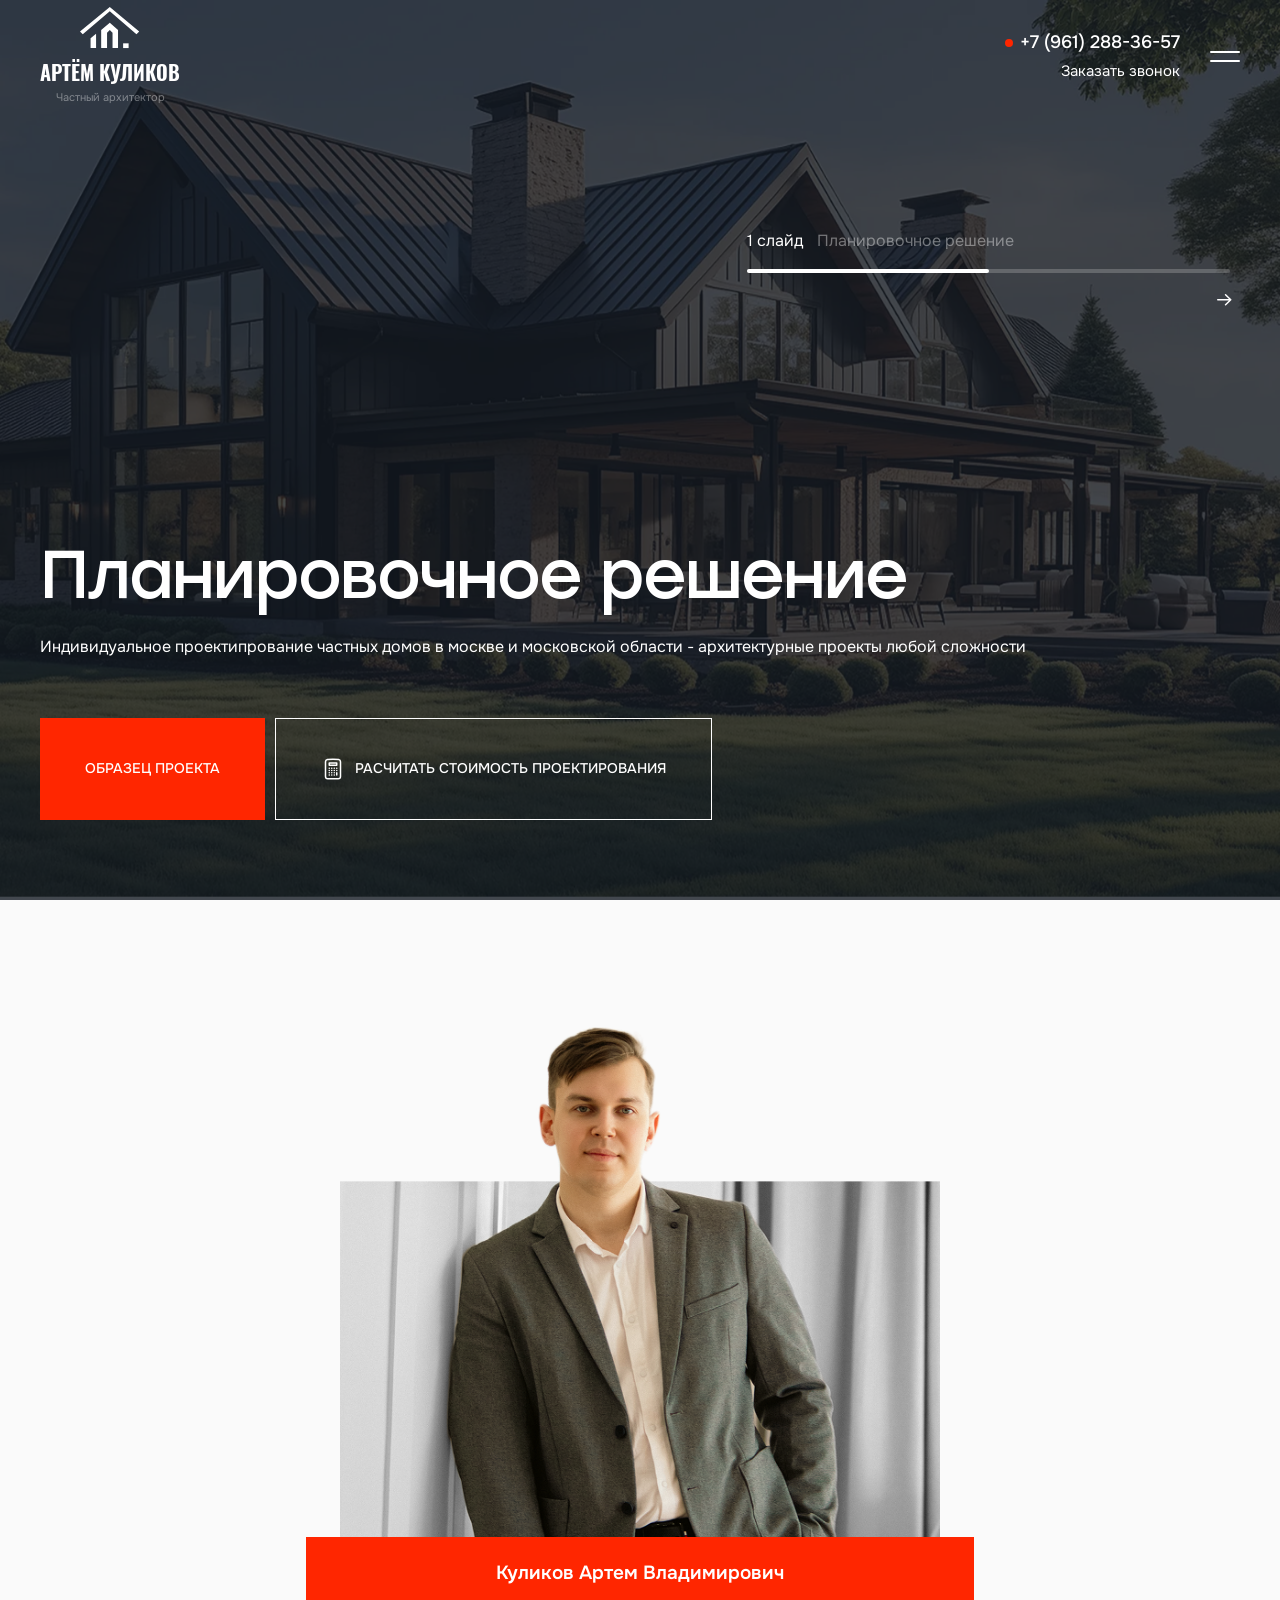
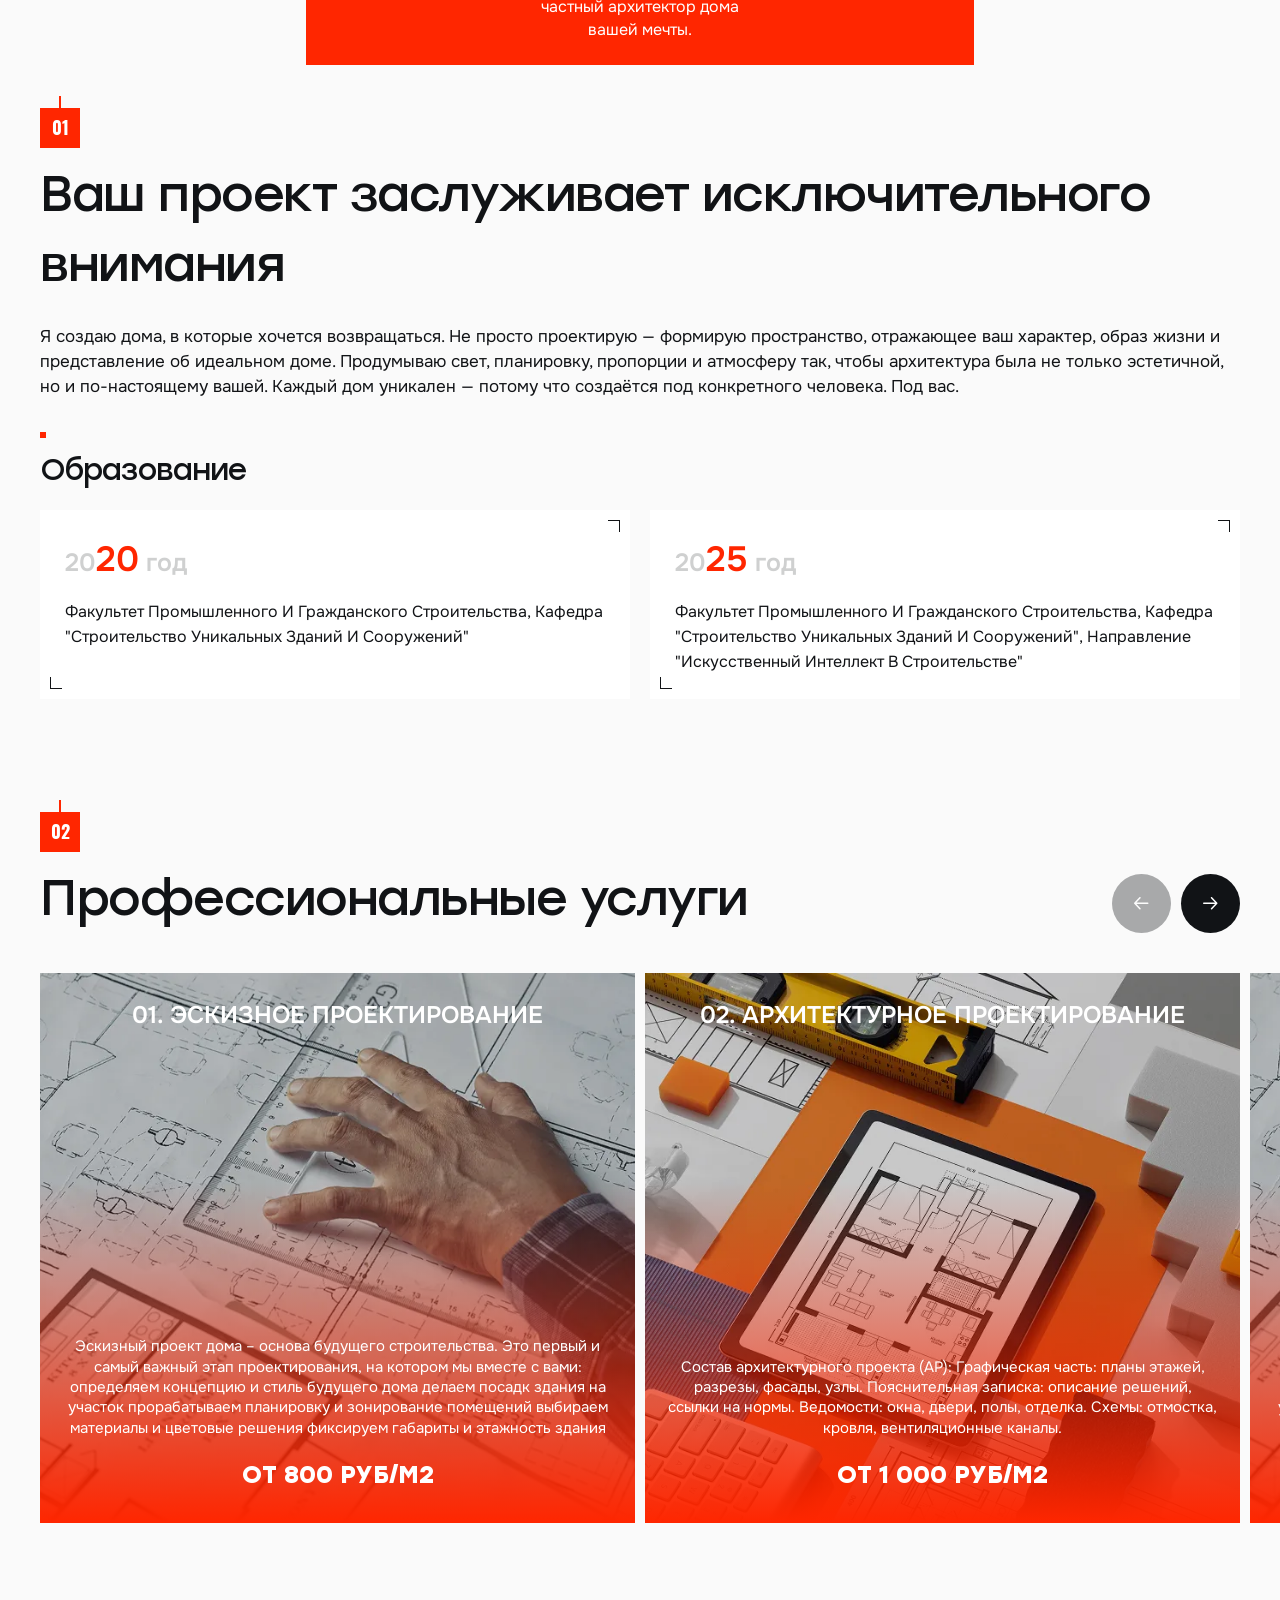
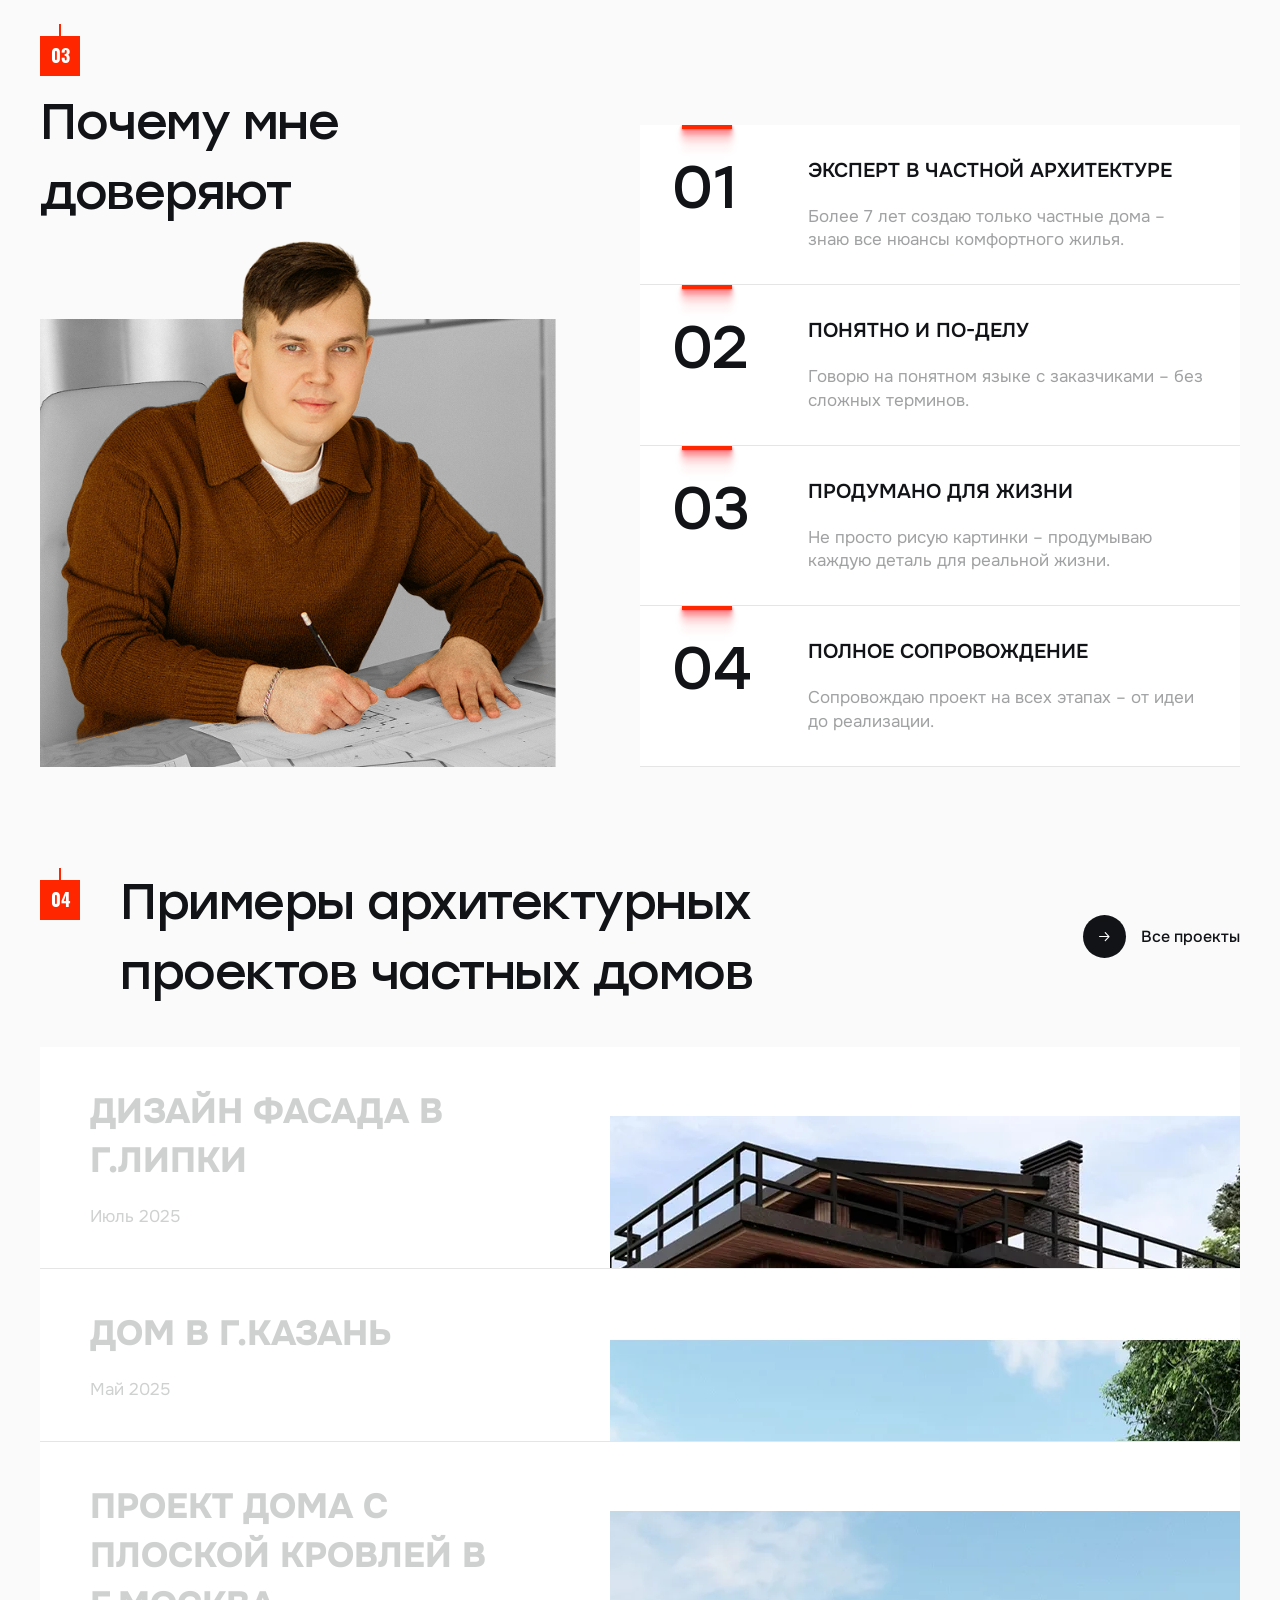
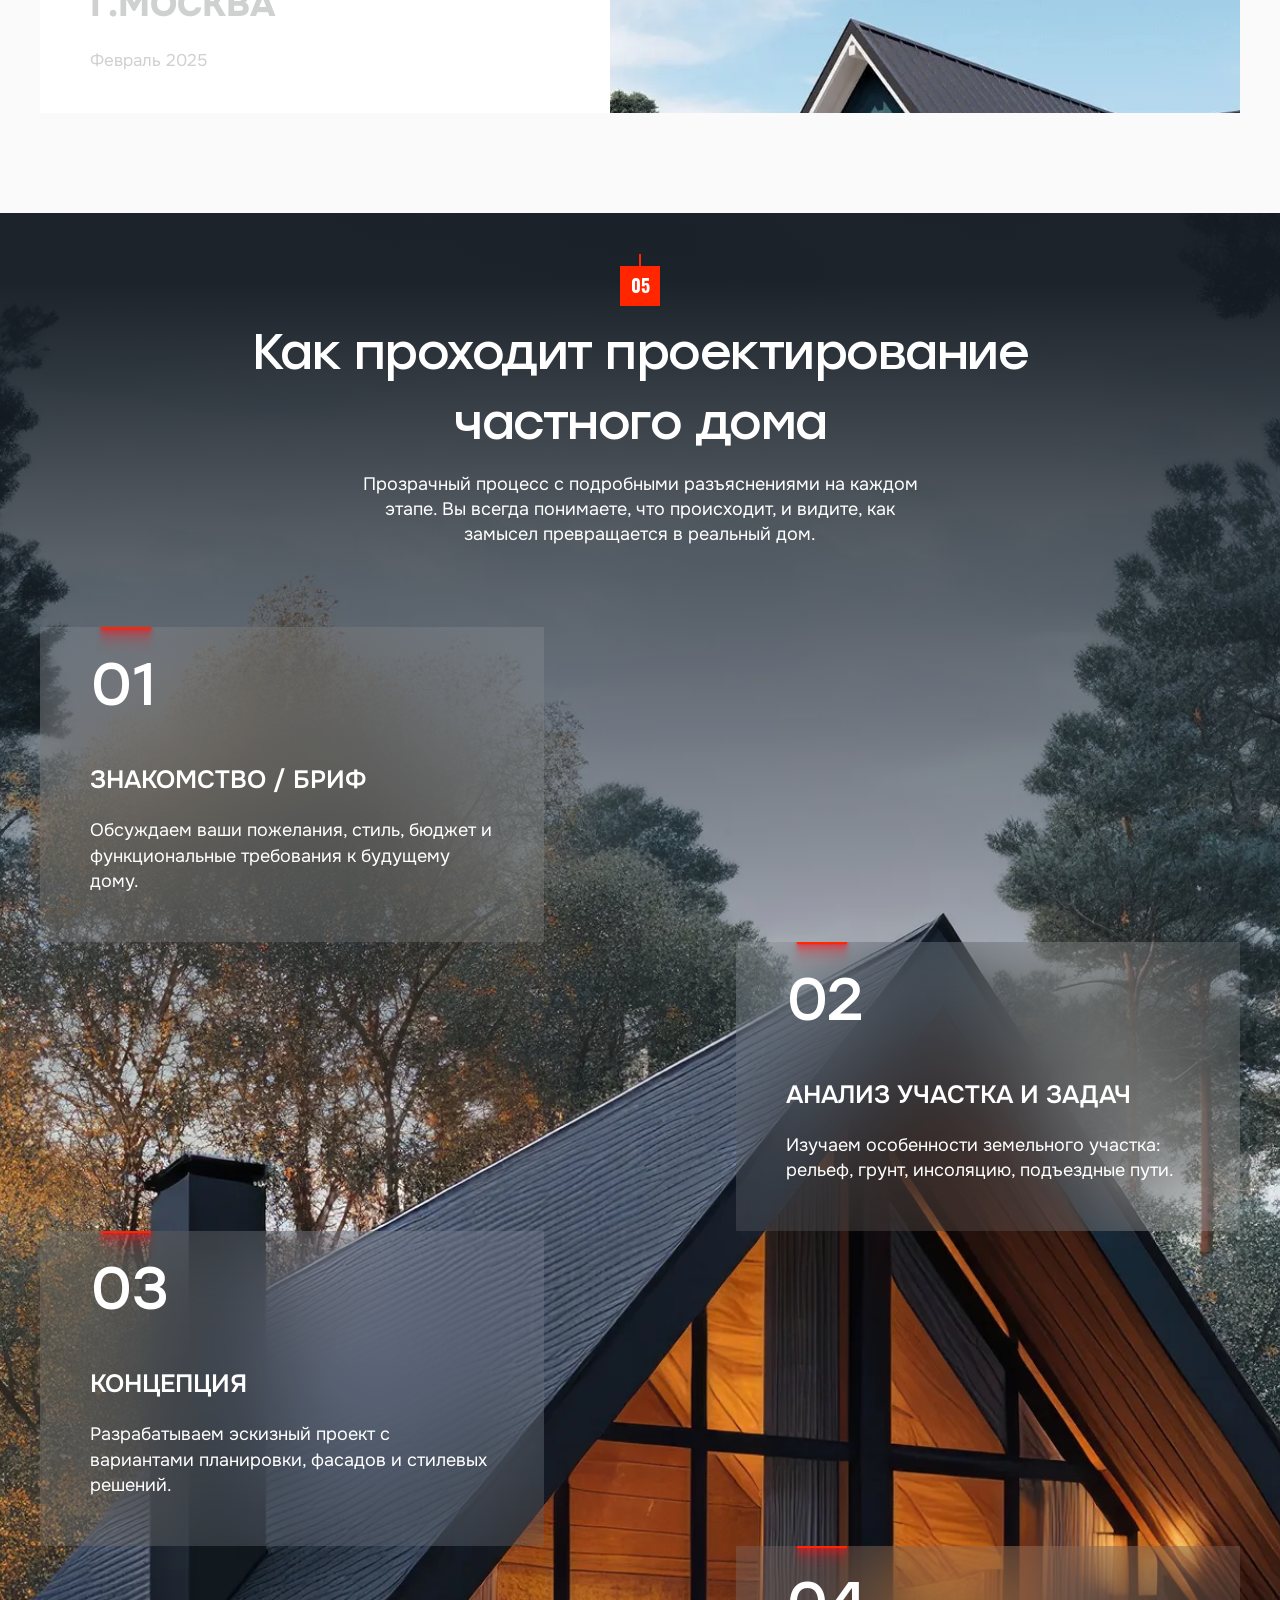
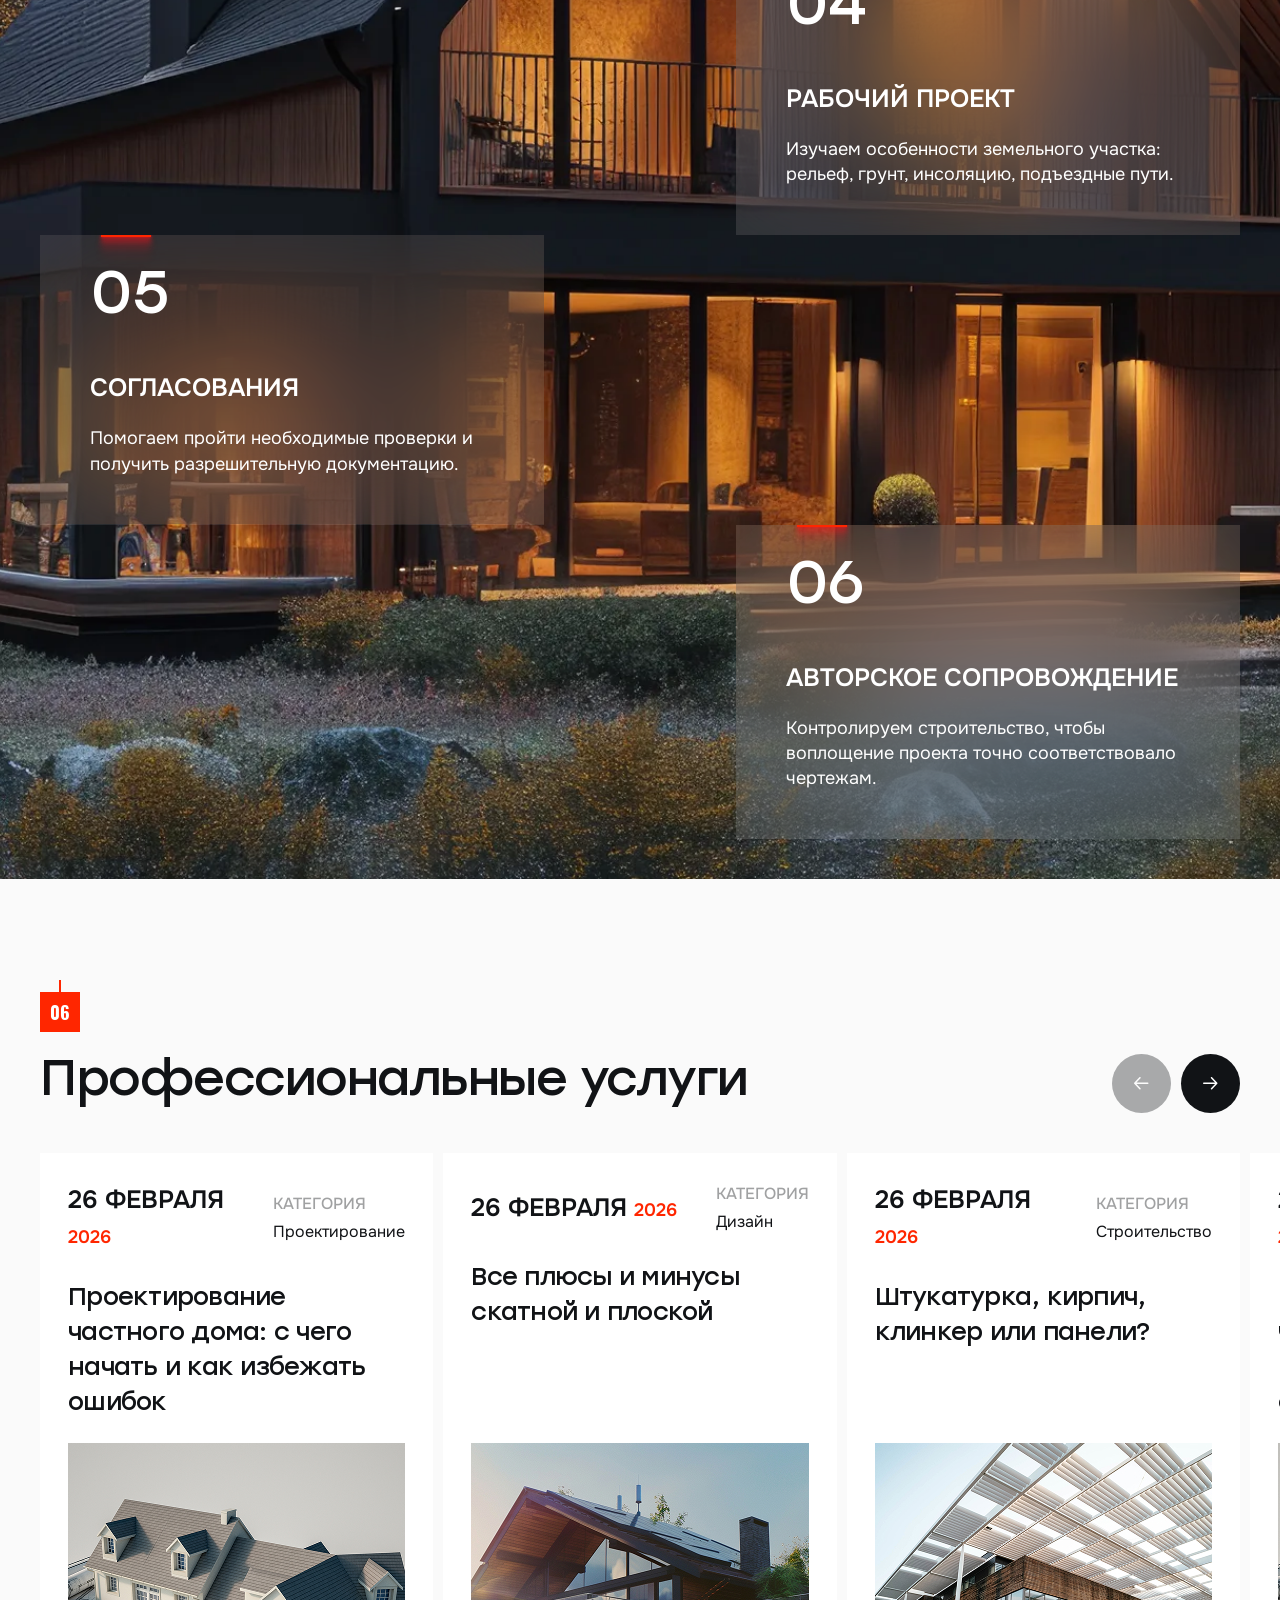
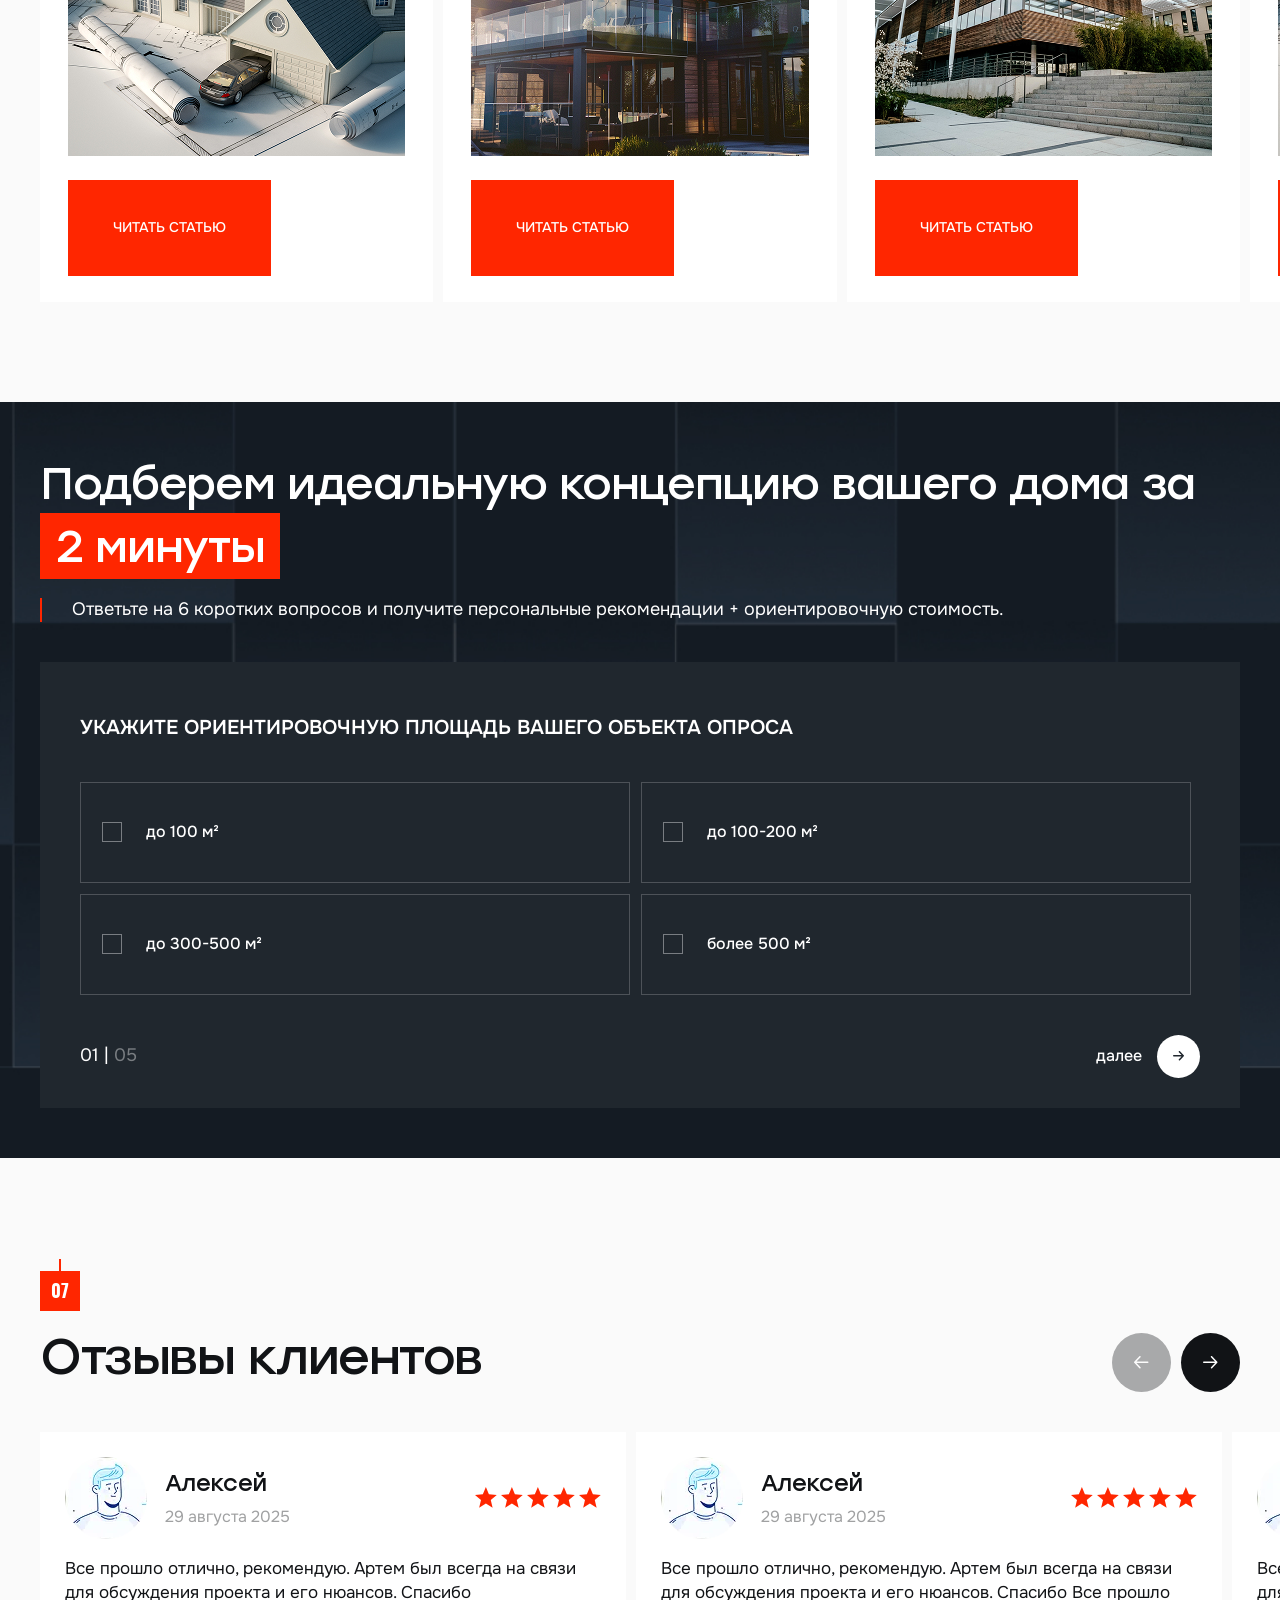
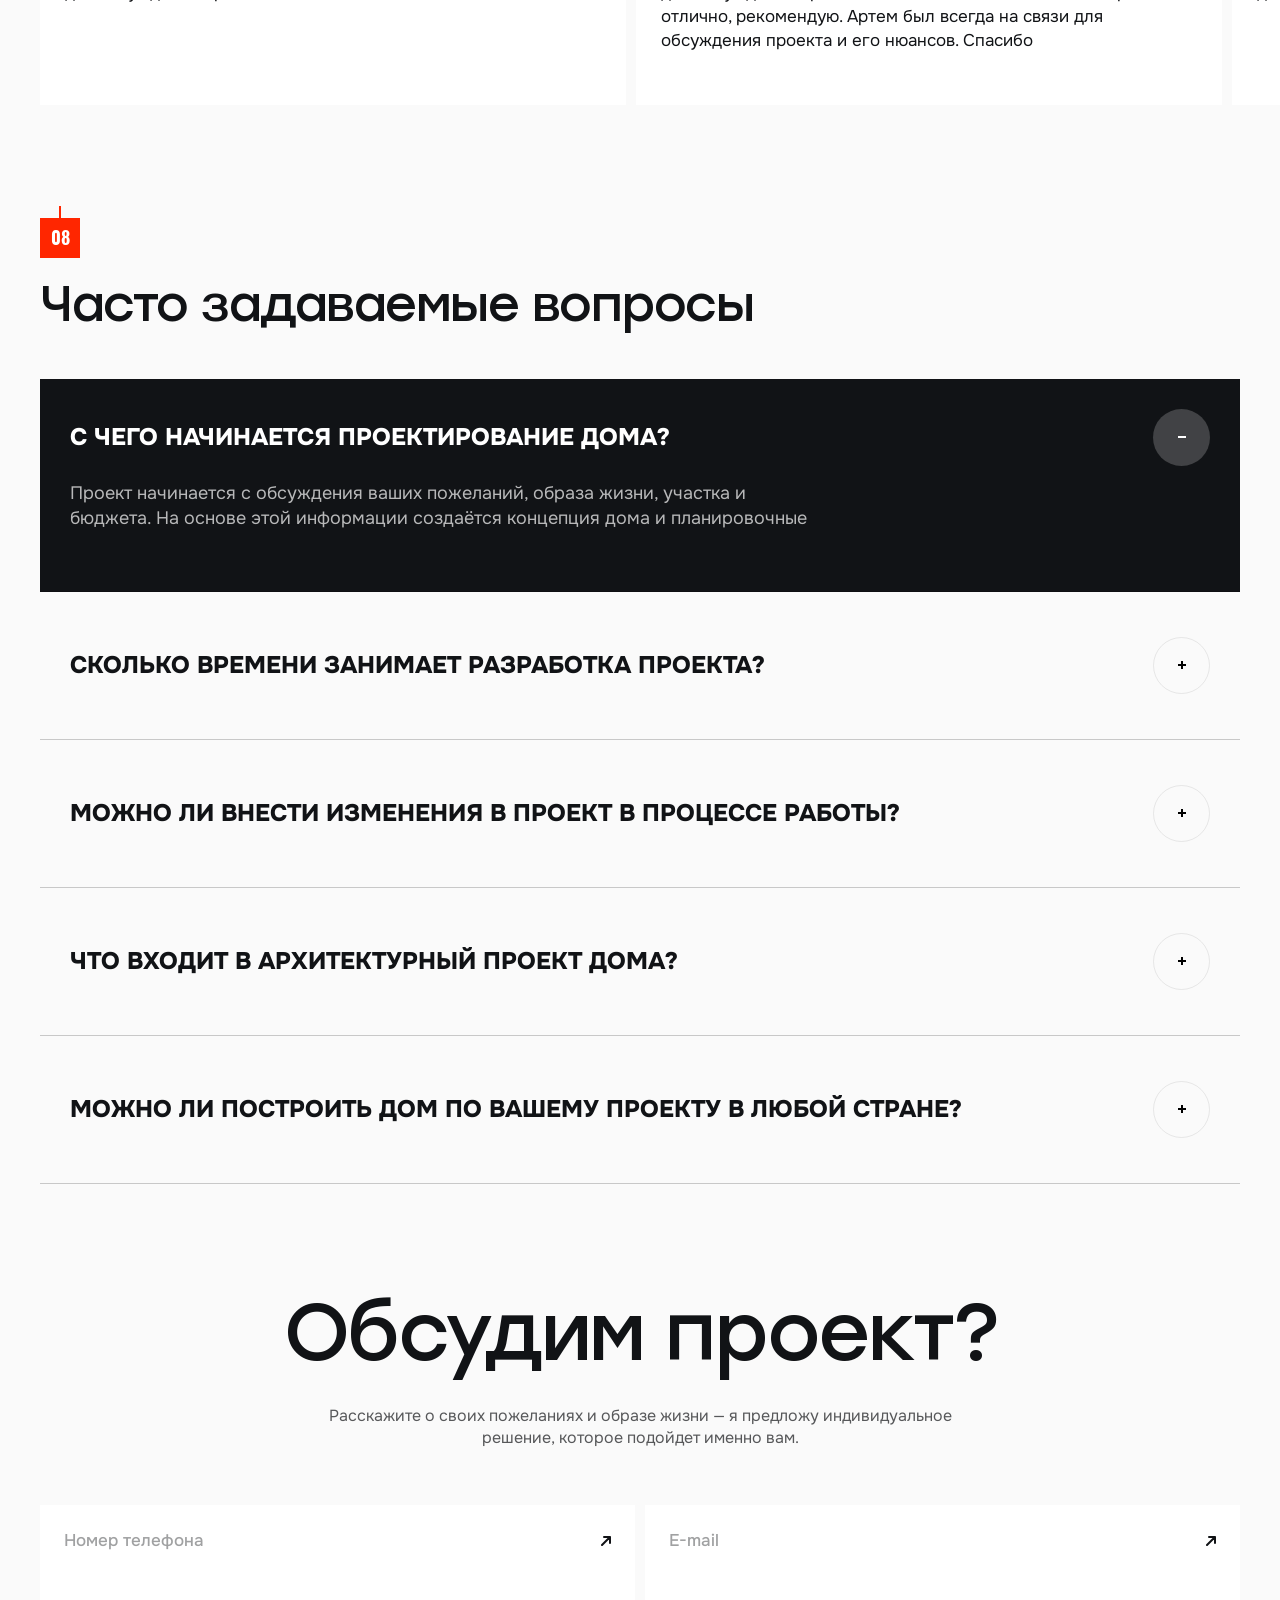
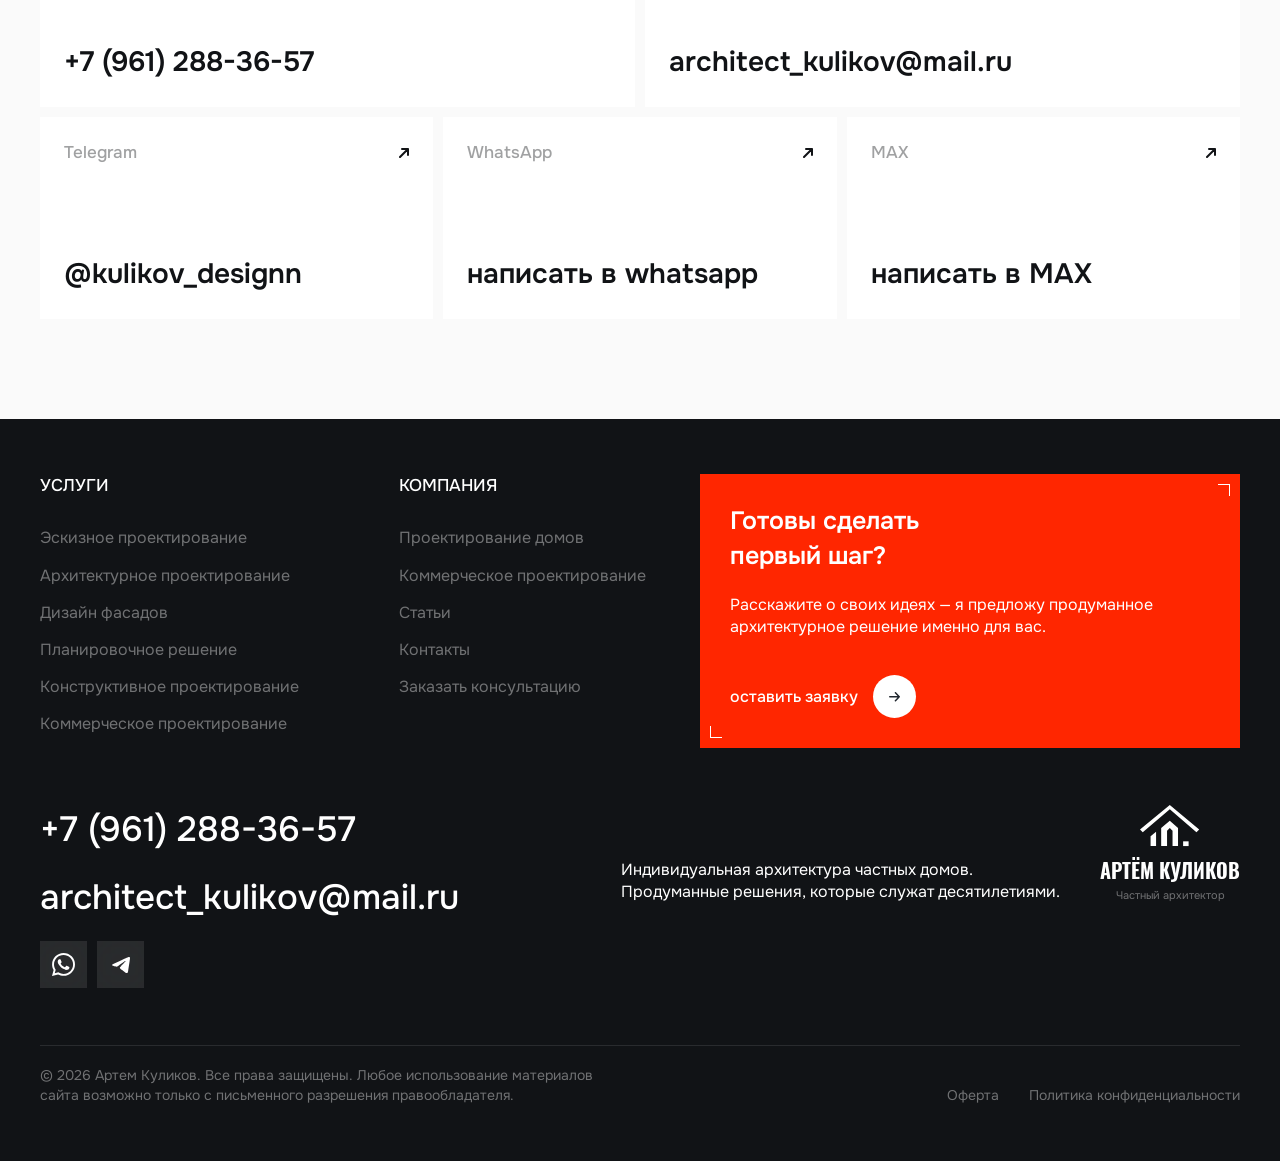
<file: index.html>
<!DOCTYPE html>
<html lang="ru">
<head>
    <meta http-equiv="Content-Type" content="text/html; charset=utf-8" />
    <link rel="stylesheet" href="assets/css/build/build/swiper.css">
    <link rel="stylesheet" href="assets/css/build/build/fancybox.min.css">
    <link rel="stylesheet" href="assets/css/styles.css">
    
    
    <title>Name</title>
    <meta name='keywords' content='' />
    <meta name='description' content='' />
    <meta name="viewport" content="width=device-width, initial-scale=1, maximum-scale=1, user-scalable=0" />
    <meta http-equiv="X-UA-Compatible" content="IE=edge">
    <script src="assets/js/build/swiper-bundle.min.js" defer></script> 
    <script src="assets/js/build/fancybox.min.js" defer></script>
    <script src="assets/js/main.js" defer></script>
    <script src="assets/js/swipers.js" defer></script>
    <script> </script>
</head>
<body>
<div class="page">
    <header class="header header--light">
        <div class="container">
            <div class="header__row">
                <a href="/" class="header__logo logo">
                    <picture class='logo__picture logo__picture--white'>
                        <source srcset='assets/img/icons/logo.svg' type='image/svg+xml'>
                        <img src='assets/img/icons/logo.png' alt='logo'>
                    </picture>
                    <picture class='logo__picture logo__picture--black'>
                        <source srcset='assets/img/icons/logo-black.svg' type='image/svg+xml'>
                        <img src='assets/img/icons/logo-black.png' alt='logo'>
                    </picture>
                    <div class="logo__text">
                        <p class="logo__name">Артём Куликов </p>
                        <span>Частный архитектор</span>
                    </div>
                </a>
    
                <div class="header__menu">
                    <nav class="header__nav">
                        <ul class="header__nav-list">
                            <li class="header__nav-item">
                                <p class="header__nav-link">Услуги</p>
                                <div class="header__nav-arrow"> +</div>
                                <div class="header__nav-sublist">
                                    <ul>
                                        <li><a href="#">Эскизное проектирование</a></li>
                                        <li><a href="#">Архитектурное проектирование</a></li>
                                        <li><a href="#">Дизайн фасадов</a></li>
                                        <li><a href="#">Планировочное решение</a></li>
                                        <li><a href="#">Конструктивное проектирование</a></li>
                                        <li><a href="#">Коммерческое проектирование</a></li>
                                    </ul>
                                </div>
                            </li>
                            <li class="header__nav-item">
                                <a href="#" class="header__nav-link link-hover">Проектирование домов</a>
                            </li>
                            <li class="header__nav-item">
                                <a href="#" class="header__nav-link link-hover">Коммерческое проектирование</a>
                            </li>
                            <li class="header__nav-item">
                                <a href="#" class="header__nav-link link-hover">Статьи</a>
                            </li>
                            <li class="header__nav-item">
                                <a href="#" class="header__nav-link link-hover">Контакты</a>
                            </li>
                            <li class="header__nav-item">
                                <a href="#" class="header__nav-link link-hover">Заказать консультацию</a>
                            </li>
                        </ul>
                    </nav>
    
                    <div class="header-mobile">
                        <div class="header__contacts">
                            <a href="mailto:architect_kulikov@mail.ru" class="header__mail">architect_kulikov@mail.ru</a>
                            <div class="header__networks networks">
                                <a href="#" class="network">
                                    <picture class=''>
                                        <source srcset='assets/img/icons/wa.svg' type='image/svg+xml'>
                                        <img src='assets/img/icons/wa.png' decoding='async' alt=''>
                                    </picture>
                                </a>
                                <a href="#" class="network">
                                    <picture class=''>
                                        <source srcset='assets/img/icons/tg.svg' type='image/svg+xml'>
                                        <img src='assets/img/icons/tg.png' decoding='async' alt=''>
                                    </picture>
                                </a>
                            </div>
                        </div>
                    </div>
                </div>
    
    
                <div class="header__top-right">
                    <div class="header__networks networks">
                        <a href="#" class="network">
                            <picture class=''>
                                <source srcset='assets/img/icons/wa.svg' type='image/svg+xml'>
                                <img src='assets/img/icons/wa.png' decoding='async' alt=''>
                            </picture>
                        </a>
                        <a href="#" class="network">
                            <picture class=''>
                                <source srcset='assets/img/icons/tg.svg' type='image/svg+xml'>
                                <img src='assets/img/icons/tg.png' decoding='async' alt=''>
                            </picture>
                        </a>
                    </div>
    
                    <div class="header__phone">
                        <a href="tel:+79612883657">+7 (961) 288-36-57</a>
                        <span>Заказать звонок</span>
                    </div>
    
                    <div class="header-mobile">
                        <div class="burger">
                            <span></span>
                            <span></span>
                        </div>
                    </div>
                </div>
            </div>
        </div>
    </header>
<main class="main">
    
    
    
    <section class='intro section-offset header-transparent'>
        <div class='container'>
            <div class='intro-pic__swiper swiper'>
                <div class='swiper-wrapper'>
                    <div class='intro-pic__swiper-slide swiper-slide'>
                        <picture class='intro__pic'>
                            <source srcset='assets/img/intro/intro-1.webp' type='image/webp'>
                            <img src='assets/img/intro/intro-1.jpg' decoding='async' alt=''>
                        </picture>
                    </div>
                    <div class='intro-pic__swiper-slide swiper-slide'>
                        <picture class='intro__pic'>
                            <source srcset='assets/img/intro/intro-2.webp' type='image/webp'>
                            <img src='assets/img/intro/intro-2.jpg' decoding='async' loading="lazy" alt=''>
                        </picture>
                    </div>
                </div>
            </div>
    
            <div class="intro__wrap">
                <div class='intro__paginations'>
                    <div class='intro__swiper-pagination swiper-pagination'></div>
                    <div class="intro__swiper-scrollbar swiper-scrollbar"></div>
                    <button class='intro__swiper-button-next swiper-button-next'>
                        <svg width="15" height="12" viewBox="0 0 15 12" fill="none" xmlns="http://www.w3.org/2000/svg">
                            <path d="M0.75 5.75H13.75M13.75 5.75L8.55 0.75M13.75 5.75L8.55 10.75" stroke="white" stroke-width="1.5" stroke-linecap="round" stroke-linejoin="round" />
                        </svg>
                    </button>
                </div>
        
        
                <div class="intro__row">
                    <div class='intro__swiper swiper'>
                        <div class='swiper-wrapper'>
                            <div class='intro__swiper-slide swiper-slide'>
                                <div class="intro__text">
                                    <h1 class='intro__title title-h1'>Планировочное решение</h1>
                                    <p class="intro__desc">Индивидуальное проектипрование частных домов в москве и московской области - архитектурные проекты любой сложности</p>
                                </div>
                            </div>
    
                            <div class='intro__swiper-slide swiper-slide'>
                                <div class="intro__text">
                                    <p class='intro__title title-h1'>Эскизное проектирование</p>
                                    <p class="intro__desc">Проектирование домов включает в себя все разделы: начиная от инженерного части и заканчивая 3-д визуализацией.</p>
                                </div>
                            </div>
                        </div>
                    </div>
            
                    <div class="intro__btns">
                        <a href="#" class='primary-btn'><span>Образец проекта</span></a>
                        <a href="#calculator" class='secondary-btn scroll-link'>
                            <span>
                                <svg width="24" height="24" viewBox="0 0 24 24" fill="none" xmlns="http://www.w3.org/2000/svg">
                                    <path d="M15.75 15.75V18M8.25 11.25H8.2575V11.2575H8.25V11.25ZM8.25 13.5H8.2575V13.5075H8.25V13.5ZM8.25 15.75H8.2575V15.7575H8.25V15.75ZM8.25 18H8.2575V18.0075H8.25V18ZM10.7476 11.25H10.7551V11.2575H10.7476V11.25ZM10.7476 13.5H10.7551V13.5075H10.7476V13.5ZM10.7476 15.75H10.7551V15.7575H10.7476V15.75ZM10.7476 18H10.7551V18.0075H10.7476V18ZM13.2524 11.25H13.2599V11.2575H13.2524V11.25ZM13.2524 13.5H13.2599V13.5075H13.2524V13.5ZM13.2524 15.75H13.2599V15.7575H13.2524V15.75ZM13.2524 18H13.2599V18.0075H13.2524V18ZM15.75 11.25H15.7575V11.2575H15.75V11.25ZM15.75 13.5H15.7575V13.5075H15.75V13.5ZM8.25 6H15.75V8.25H8.25V6ZM12 2.25C10.108 2.25 8.24156 2.35947 6.40668 2.57241C5.30608 2.70014 4.5 3.649 4.5 4.75699V19.5C4.5 20.7426 5.50736 21.75 6.75 21.75H17.25C18.4926 21.75 19.5 20.7426 19.5 19.5V4.75699C19.5 3.649 18.6939 2.70014 17.5933 2.57241C15.7584 2.35947 13.892 2.25 12 2.25Z" stroke="white" stroke-width="1.5" stroke-linecap="round" stroke-linejoin="round" />
                                </svg>
                                Расчитать стоимость проектирования
                            </span>
                        </a>
                    </div>
                </div>
            </div>
    
            
        </div>
    </section>
    <section class='about section-offset'>
        <div class='container'>
            <div class="about__row animation-item">
                <div class="about__content">
                    <div class="about__title">
                        <span class="number">01</span>
                        <p class='title-h2'>Ваш проект заслуживает исключительного внимания</p>
                    </div>
                    <div class="about__text">
                        <p>Я создаю дома, в которые хочется возвращаться. Не просто проектирую — формирую пространство, отражающее ваш характер, образ жизни и представление об идеальном доме. Продумываю свет, планировку, пропорции и атмосферу так, чтобы архитектура была не только эстетичной, но и по-настоящему вашей. Каждый дом уникален — потому что создаётся под конкретного человека. Под вас.</p>
                    </div>
            
                    <div class="about__education">
                        <div class="about__education-top">
                            <p class="about__education-title">Образование</p>
                            <div class='swiper-btns'>
                                <button class='about__swiper-button-prev swiper-button-prev'></button>
                                <button class='about__swiper-button-next swiper-button-next'></button>
                            </div>
                        </div>
            
                        <div class='about__swiper swiper'>
                            <div class='swiper-wrapper'>
                                <div class='about__swiper-slide swiper-slide'>
                                    <div class="about__card card-decor">
                                        <p class="about__card-year">20<span>20</span> год</p>
                                        <p class="about__card-text">факультет Промышленного и гражданского строительства, кафедра "Строительство уникальных зданий и сооружений"</p>
                                    </div>
                                </div>
                                <div class='about__swiper-slide swiper-slide'>
                                    <div class="about__card card-decor">
                                        <p class="about__card-year">20<span>25</span> год</p>
                                        <p class="about__card-text">факультет Промышленного и гражданского строительства, кафедра "Строительство уникальных зданий и сооружений", направление "Искусственный интеллект  в строительстве"</p>
                                    </div>
                                </div>
                            </div>
                        </div>
                    </div>
                </div>
    
                <div class="about__photo">
                    <picture class='about__photo-pic'>
                        <source srcset='assets/img/about/about-photo.webp' type='image/webp'>
                        <img src='assets/img/about/about-photo.png' decoding='async' loading='lazy' alt=''>
                    </picture>
                    <div class="about__photo-wrap">
                        <p class="about__photo-name">Куликов Артем Владимирович</p>
                        <p class="about__photo-post">частный архитектор дома вашей мечты.</p>
                    </div>
                </div>
            </div>
        </div>
    </section>
    <section class='services section-offset'>
        <div class='container section__wrap'>
            <div class="section__top section__top-mob">
                <div class="services__title">
                    <span class="number">02</span>
                    <p class='title-h2'>Профессиональные услуги</p>
                </div>
                <div class='swiper-btns section__order'>
                    <button class='services__swiper-button-prev swiper-button-prev'></button>
                    <button class='services__swiper-button-next swiper-button-next'></button>
                </div>
            </div>
            
            <div class='services__swiper swiper swiper-visibiliti'>
                <div class='swiper-wrapper'>
                    <div class='services__swiper-slide swiper-slide'>
                        <div class="services__card card-decor">
                            <p class="services__card-title">Эскизное проектирование</p>
                            <div class="services__card-content">
                                <div class="services__card-text">
                                    Эскизный проект дома – основа будущего строительства. Это первый и самый важный этап проектирования, на котором мы вместе с вами: определяем концепцию и стиль будущего дома делаем посадк здания на участок прорабатываем планировку и зонирование помещений выбираем материалы и цветовые решения фиксируем габариты и этажность здания
                                </div>
                                <p class="services__card-price">От 800 руб/м2</p>
                                <div class="services__card-btns">
                                    <button class='tertiary-btn popup-btn' data-path='popup-change'><span>Заказать</span></button>
                                    <a href="#" class='secondary-btn'><span>Образец проекта</span></a>
                                </div>
                                <picture class='services__card-pic'>
                                    <source srcset='assets/img/services/service-1.webp' type='image/webp'>
                                    <img src='assets/img/services/service-1.jpg' decoding='async' loading='lazy' alt=''>
                                </picture>
                            </div>
                        </div>
                    </div>
    
                    <div class='services__swiper-slide swiper-slide'>
                        <div class="services__card card-decor">
                            <p class="services__card-title">Архитектурное проектирование</p>
                            <div class="services__card-content">
                                <div class="services__card-text">
                                    Состав архитектурного проекта (АР): Графическая часть: планы этажей, разрезы, фасады, узлы. Пояснительная записка: описание решений, ссылки на нормы. Ведомости: окна, двери, полы, отделка. Схемы: отмостка, кровля, вентиляционные каналы.
                                </div>
                                <p class="services__card-price">От 1 000 руб/м2</p>
                                <div class="services__card-btns">
                                    <button class='tertiary-btn popup-btn' data-path='popup-change'><span>Заказать</span></button>
                                    <a href="#" class='secondary-btn'><span>Образец проекта</span></a>
                                </div>
                                <picture class='services__card-pic'>
                                    <source srcset='assets/img/services/service-2.webp' type='image/webp'>
                                    <img src='assets/img/services/service-2.jpg' decoding='async' loading='lazy' alt=''>
                                </picture>
                            </div>
                        </div>
                    </div>
    
                    <div class='services__swiper-slide swiper-slide'>
                        <div class="services__card card-decor">
                            <p class="services__card-title">Эскизное проектирование</p>
                            <div class="services__card-content">
                                <div class="services__card-text">
                                    Эскизный проект дома – основа будущего строительства. Это первый и самый важный этап проектирования, на котором мы вместе с вами: определяем концепцию и стиль будущего дома делаем посадк здания на участок прорабатываем планировку и зонирование помещений выбираем материалы и цветовые решения фиксируем габариты и этажность здания
                                </div>
                                <p class="services__card-price">От 800 руб/м2</p>
                                <div class="services__card-btns">
                                    <button class='tertiary-btn popup-btn' data-path='popup-change'><span>Заказать</span></button>
                                    <a href="#" class='secondary-btn'><span>Образец проекта</span></a>
                                </div>
                                <picture class='services__card-pic'>
                                    <source srcset='assets/img/services/service-1.webp' type='image/webp'>
                                    <img src='assets/img/services/service-1.jpg' decoding='async' loading='lazy' alt=''>
                                </picture>
                            </div>
                        </div>
                    </div>
                </div>
            </div>
        </div>
    </section>
    <section class='advantages section-offset'>
        <div class='container'>
            <div class="advantages__row">
                <div class="advantages__left">
                    <div class="advantages__title">
                        <span class="number">03</span>
                        <p class='title-h2'>Почему мне доверяют</p>
                    </div>
                    <picture class='advantages__pic'>
                        <source srcset='assets/img/advantages/advantages-photo.webp' type='image/webp'>
                        <img src='assets/img/advantages/advantages-photo.jpg' decoding='async' loading='lazy' alt=''>
                    </picture>
                </div>
    
                <div class="advantages__list">
                    <ol>
                        <li class="advantages__list-item animation-item transform-item">
                            <div class="advantages__list-text">
                                <p class="advantages__list-name">Эксперт в частной архитектуре</p>
                                <p>Более 7 лет создаю только частные дома – знаю все нюансы комфортного жилья.</p>
                            </div>
                        </li>
                        <li class="advantages__list-item animation-item transform-item">
                            <div class="advantages__list-text">
                                <p class="advantages__list-name">Понятно и по-делу</p>
                                <p>Говорю на понятном языке с заказчиками – без сложных терминов.</p>
                            </div>
                        </li>
                        <li class="advantages__list-item animation-item transform-item">
                            <div class="advantages__list-text">
                                <p class="advantages__list-name">Продумано для жизни</p>
                                <p>Не просто рисую картинки – продумываю каждую деталь для реальной жизни.</p>
                            </div>
                        </li>
                        <li class="advantages__list-item animation-item transform-item">
                            <div class="advantages__list-text">
                                <p class="advantages__list-name">Полное сопровождение</p>
                                <p>Сопровождаю проект на всех этапах – от идеи до реализации.</p>
                            </div>
                        </li>
                    </ol>
                </div>
            </div>
            
        </div>
    </section>
    <section class='examples section-offset'>
        <div class='container section__wrap'>
            <div class="examples__top section__top section__top-mob">
                <div class="examples__title services__title">
                    <span class="number">04</span>
                    <p class='title-h2'>Примеры архитектурных проектов частных домов</p>
                </div>
                <a href="#" class="link-all section__order">
                    <div class="link-all__icon">
                        <svg width="11" height="10" viewBox="0 0 11 10" fill="none" xmlns="http://www.w3.org/2000/svg">
                            <path d="M0.546631 4.55511H10.0212M10.0212 4.55511L6.23138 0.546631M10.0212 4.55511L6.23138 8.56358" stroke="white" stroke-width="1.09322" stroke-linecap="round" stroke-linejoin="round" />
                        </svg>
                    </div>
                    <span>Все проекты</span>
                </a>
            </div>
    
            <div class="examples__cards">
                <div class="examples__card examples__card-js">
                    <div class="examples__card-main">
                        <div class="examples__card-top examples__card-top-js">
                            <p class="examples__card-name">Дизайн фасада в г.Липки</p>
                            <p class="examples__card-date">Июль 2025</p>
                            <div class="examples__card-close">
                                <img src="assets/img/icons/close.svg" alt="close">
                            </div>
                        </div>
        
                        <div class="examples__card-content">
                            <div class="examples__card-text">
                                В данном проекте фасад здания был облицован комбинацией современных и натуральных материалов, что придало экстерьеру респектабельный вид, выразительность и долговечность.
                            </div>
                            <div class="examples__card-items">
                                <div class="examples__card-item">
                                    <span>Материал</span>
                                    <p>Газобетонный блок</p>
                                </div>
                                <div class="examples__card-line"></div>
                                <div class="examples__card-item">
                                    <span>Площадь</span>
                                    <p>200 м2</p>
                                </div>
                                <div class="examples__card-line"></div>
                                <div class="examples__card-item">
                                    <span>Колличество спален</span>
                                    <p>5</p>
                                </div>
                            </div>
                            <a href="#" class="examples__card-btn primary-btn hover-black"><span>Подробнее о проекте</span></a>
                        </div>
                    </div>
    
                    <div class="examples__card-pictures">
                        <picture class='examples__card-pic'>
                            <source srcset='assets/img/examples/examples-1.webp' type='image/webp'>
                            <img src='assets/img/examples/examples-1.jpg' decoding='async' loading='lazy' alt=''>
                        </picture>
                        <div class='examples__swiper swiper'>
                            <div class='swiper-wrapper'>
                                <div class='examples__swiper-slide swiper-slide'>
                                    <a href="assets/img/examples/examples-1.jpg" class="examples__card-img" data-fancybox="examples-1">
                                        <picture>
                                            <source srcset='assets/img/examples/examples-1.webp' type='image/webp'>
                                            <img src='assets/img/examples/examples-1.jpg' decoding='async' loading='lazy' alt=''>
                                        </picture>
                                    </a>
                                </div>
                                <div class='examples__swiper-slide swiper-slide'>
                                    <a href="assets/img/examples/examples-2.jpg" class="examples__card-img" data-fancybox="examples-1">
                                        <picture>
                                            <source srcset='assets/img/examples/examples-2.webp' type='image/webp'>
                                            <img src='assets/img/examples/examples-2.jpg' decoding='async' loading='lazy' alt=''>
                                        </picture>
                                    </a>
                                </div>
                                <div class='examples__swiper-slide swiper-slide'>
                                    <a href="assets/img/examples/examples-3.jpg" class="examples__card-img" data-fancybox="examples-1">
                                        <picture>
                                            <source srcset='assets/img/examples/examples-3.webp' type='image/webp'>
                                            <img src='assets/img/examples/examples-3.jpg' decoding='async' loading='lazy' alt=''>
                                        </picture>
                                    </a>
                                </div>
                                <div class='examples__swiper-slide swiper-slide'>
                                    <a href="assets/img/examples/examples-4.jpg" class="examples__card-img" data-fancybox="examples-1">
                                        <picture>
                                            <source srcset='assets/img/examples/examples-4.webp' type='image/webp'>
                                            <img src='assets/img/examples/examples-4.jpg' decoding='async' loading='lazy' alt=''>
                                        </picture>
                                    </a>
                                </div>
                            </div>
                        </div>
                    </div>
                </div>
    
    
                <div class="examples__card examples__card-js">
                    <div class="examples__card-main">
                        <div class="examples__card-top examples__card-top-js">
                            <p class="examples__card-name">Дом  в г.Казань</p>
                            <p class="examples__card-date">Май 2025</p>
                            <div class="examples__card-close">
                                <img src="assets/img/icons/close.svg" alt="close">
                            </div>
                        </div>
        
                        <div class="examples__card-content">
                            <div class="examples__card-text">
                                В данном проекте фасад здания был облицован комбинацией современных и натуральных материалов, что придало экстерьеру респектабельный вид, выразительность и долговечность.
                                В данном проекте фасад здания был облицован комбинацией современных и натуральных материалов, что придало экстерьеру респектабельный вид, выразительность и долговечность.
                            </div>
                            <div class="examples__card-items">
                                <div class="examples__card-item">
                                    <span>Материал</span>
                                    <p>Газобетонный блок</p>
                                </div>
                                <div class="examples__card-line"></div>
                                <div class="examples__card-item">
                                    <span>Площадь</span>
                                    <p>200 м2</p>
                                </div>
                                <div class="examples__card-line"></div>
                                <div class="examples__card-item">
                                    <span>Колличество спален</span>
                                    <p>5</p>
                                </div>
                            </div>
                            <a href="#" class="examples__card-btn primary-btn hover-black"><span>Подробнее о проекте</span></a>
                        </div>
                    </div>
    
                    <div class="examples__card-pictures">
                        <picture class='examples__card-pic'>
                            <source srcset='assets/img/examples/examples-5.webp' type='image/webp'>
                            <img src='assets/img/examples/examples-5.jpg' decoding='async' loading='lazy' alt=''>
                        </picture>
                        <div class='examples__swiper swiper'>
                            <div class='swiper-wrapper'>
                                <div class='examples__swiper-slide swiper-slide'>
                                    <picture class="examples__card-img">
                                        <source srcset='assets/img/examples/examples-5.webp' type='image/webp'>
                                        <img src='assets/img/examples/examples-5.jpg' decoding='async' loading='lazy' alt=''>
                                    </picture>
                                </div>
                                <div class='examples__swiper-slide swiper-slide'>
                                    <picture class="examples__card-img">
                                        <source srcset='assets/img/examples/examples-2.webp' type='image/webp'>
                                        <img src='assets/img/examples/examples-2.jpg' decoding='async' loading='lazy' alt=''>
                                    </picture>
                                </div>
                                <div class='examples__swiper-slide swiper-slide'>
                                    <picture class="examples__card-img">
                                        <source srcset='assets/img/examples/examples-3.webp' type='image/webp'>
                                        <img src='assets/img/examples/examples-3.jpg' decoding='async' loading='lazy' alt=''>
                                    </picture>
                                </div>
                                <div class='examples__swiper-slide swiper-slide'>
                                    <picture class="examples__card-img">
                                        <source srcset='assets/img/examples/examples-4.webp' type='image/webp'>
                                        <img src='assets/img/examples/examples-4.jpg' decoding='async' loading='lazy' alt=''>
                                    </picture>
                                </div>
                            </div>
                        </div>
                    </div>
                </div>
    
    
                <div class="examples__card examples__card-js">
                    <div class="examples__card-main">
                        <div class="examples__card-top examples__card-top-js">
                            <p class="examples__card-name">Проект дома с плоской кровлей в г.Москва</p>
                            <p class="examples__card-date">Февраль 2025</p>
                            <div class="examples__card-close">
                                <img src="assets/img/icons/close.svg" alt="close">
                            </div>
                        </div>
        
                        <div class="examples__card-content">
                            <div class="examples__card-text">
                                В данном проекте фасад здания был облицован комбинацией современных и натуральных материалов, что придало экстерьеру респектабельный вид, выразительность и долговечность.
                                В данном проекте фасад здания был облицован комбинацией современных и натуральных материалов, что придало экстерьеру респектабельный вид, выразительность и долговечность.
                            </div>
                            <div class="examples__card-items">
                                <div class="examples__card-item">
                                    <span>Материал</span>
                                    <p>Газобетонный блок</p>
                                </div>
                                <div class="examples__card-line"></div>
                                <div class="examples__card-item">
                                    <span>Площадь</span>
                                    <p>200 м2</p>
                                </div>
                                <div class="examples__card-line"></div>
                                <div class="examples__card-item">
                                    <span>Колличество спален</span>
                                    <p>5</p>
                                </div>
                            </div>
                            <a href="#" class="examples__card-btn primary-btn hover-black"><span>Подробнее о проекте</span></a>
                        </div>
                    </div>
    
                    <div class="examples__card-pictures">
                        <picture class='examples__card-pic'>
                            <source srcset='assets/img/examples/examples-6.webp' type='image/webp'>
                            <img src='assets/img/examples/examples-6.jpg' decoding='async' loading='lazy' alt=''>
                        </picture>
                        <div class='examples__swiper swiper'>
                            <div class='swiper-wrapper'>
                                <div class='examples__swiper-slide swiper-slide'>
                                    <picture class="examples__card-img">
                                        <source srcset='assets/img/examples/examples-6.webp' type='image/webp'>
                                        <img src='assets/img/examples/examples-6.jpg' decoding='async' loading='lazy' alt=''>
                                    </picture>
                                </div>
                                <div class='examples__swiper-slide swiper-slide'>
                                    <picture class="examples__card-img">
                                        <source srcset='assets/img/examples/examples-3.webp' type='image/webp'>
                                        <img src='assets/img/examples/examples-3.jpg' decoding='async' loading='lazy' alt=''>
                                    </picture>
                                </div>
                                <div class='examples__swiper-slide swiper-slide'>
                                    <picture class="examples__card-img">
                                        <source srcset='assets/img/examples/examples-4.webp' type='image/webp'>
                                        <img src='assets/img/examples/examples-4.jpg' decoding='async' loading='lazy' alt=''>
                                    </picture>
                                </div>
                            </div>
                        </div>
                    </div>
                </div>
            </div>
        </div>
    </section>
    <section class='process section-offset'>
        <div class='container'>
            <div class="process__top">
                <span class="number">05</span>
                <p class='process__title title-h2'>Как проходит проектирование частного дома</p>
                <p class="process__subtitle">Прозрачный процесс с подробными разъяснениями на каждом этапе. Вы всегда понимаете, что происходит, и видите, как замысел превращается в реальный дом.</p>
            </div>
            
            <ol class="process__cards">
                <li class="process__card animation-item scale-item">
                    <p class="process__card-name">ЗНАКОМСТВО / БРИФ</p>
                    <div class="process__card-text">Обсуждаем ваши пожелания, стиль, бюджет и функциональные требования к будущему дому.</div>
                </li>
                <li class="process__card animation-item scale-item">
                    <p class="process__card-name">АНАЛИЗ УЧАСТКА И ЗАДАЧ</p>
                    <div class="process__card-text">Изучаем особенности земельного участка: рельеф, грунт, инсоляцию, подъездные пути.</div>
                </li>
                <li class="process__card animation-item scale-item">
                    <p class="process__card-name">КОНЦЕПЦИЯ</p>
                    <div class="process__card-text">Разрабатываем эскизный проект с вариантами планировки, фасадов и стилевых решений.</div>
                </li>
                <li class="process__card animation-item scale-item">
                    <p class="process__card-name">РАБОЧИЙ ПРОЕКТ</p>
                    <div class="process__card-text">Изучаем особенности земельного участка: рельеф, грунт, инсоляцию, подъездные пути.</div>
                </li>
                <li class="process__card animation-item scale-item">
                    <p class="process__card-name">СОГЛАСОВАНИЯ</p>
                    <div class="process__card-text">Помогаем пройти необходимые проверки и получить разрешительную документацию.</div>
                </li>
                <li class="process__card animation-item scale-item">
                    <p class="process__card-name">АВТОРСКОЕ СОПРОВОЖДЕНИЕ</p>
                    <div class="process__card-text">Контролируем строительство, чтобы воплощение проекта точно соответствовало чертежам.</div>
                </li>
            </ol>
    
            <picture class='process__bg'>
                <source srcset='assets/img/process/process-bg.webp' type='image/webp'>
                <img src='assets/img/process/process-bg.jpg' decoding='async' loading='lazy' alt=''>
            </picture>
        </div>
    </section>
    <section class='blog section-offset'>
        <div class='container section__wrap'>
            <div class="section__top section__top-mob">
                <div class="blog__title">
                    <span class="number">06</span>
                    <p class='title-h2'>Профессиональные услуги</p>
                </div>
                <div class='swiper-btns section__order'>
                    <button class='blog__swiper-button-prev swiper-button-prev'></button>
                    <button class='blog__swiper-button-next swiper-button-next'></button>
                </div>
            </div>
            
            <div class='blog__swiper swiper swiper-visibiliti'>
                <div class='swiper-wrapper'>
                    <div class='blog__swiper-slide swiper-slide'>
                        <div class="blog__card">
                            <div class="blog__card-top">
                                <div class="blog__card-date">26 Февраля <span>2026</span></div>
                                <div class="blog__card-cat">
                                    <span>Категория</span>
                                    <p>Проектирование</p>
                                </div>
                            </div>
                            <p class="blog__card-name">Проектирование частного дома: с чего начать и как избежать ошибок</p>
                            <picture class='blog__card-pic'>
                                <source srcset='assets/img/blog/blog-1.webp' type='image/webp'>
                                <img src='assets/img/blog/blog-1.jpg' decoding='async' loading='lazy' alt=''>
                            </picture>
                            <a href="#" class='blog__card-btn primary-btn hover-black'><span>Читать статью</span></a>
                        </div>
                    </div>
    
                    <div class='blog__swiper-slide swiper-slide'>
                        <div class="blog__card">
                            <div class="blog__card-top">
                                <div class="blog__card-date">26 Февраля <span>2026</span></div>
                                <div class="blog__card-cat">
                                    <span>Категория</span>
                                    <p>Дизайн</p>
                                </div>
                            </div>
                            <p class="blog__card-name">Все плюсы и минусы скатной и плоской</p>
                            <picture class='blog__card-pic'>
                                <source srcset='assets/img/blog/blog-2.webp' type='image/webp'>
                                <img src='assets/img/blog/blog-2.jpg' decoding='async' loading='lazy' alt=''>
                            </picture>
                            <a href="#" class='blog__card-btn primary-btn hover-black'><span>Читать статью</span></a>
                        </div>
                    </div>
    
                    <div class='blog__swiper-slide swiper-slide'>
                        <div class="blog__card">
                            <div class="blog__card-top">
                                <div class="blog__card-date">26 Февраля <span>2026</span></div>
                                <div class="blog__card-cat">
                                    <span>Категория</span>
                                    <p>Строительство</p>
                                </div>
                            </div>
                            <p class="blog__card-name">Штукатурка, кирпич, клинкер или панели?</p>
                            <picture class='blog__card-pic'>
                                <source srcset='assets/img/blog/blog-3.webp' type='image/webp'>
                                <img src='assets/img/blog/blog-3.jpg' decoding='async' loading='lazy' alt=''>
                            </picture>
                            <a href="#" class='blog__card-btn primary-btn hover-black'><span>Читать статью</span></a>
                        </div>
                    </div>
    
                    <div class='blog__swiper-slide swiper-slide'>
                        <div class="blog__card">
                            <div class="blog__card-top">
                                <div class="blog__card-date">26 Февраля <span>2026</span></div>
                                <div class="blog__card-cat">
                                    <span>Категория</span>
                                    <p>Проектирование</p>
                                </div>
                            </div>
                            <p class="blog__card-name">Проектирование частного дома: с чего начать и как избежать ошибок</p>
                            <picture class='blog__card-pic'>
                                <source srcset='assets/img/blog/blog-1.webp' type='image/webp'>
                                <img src='assets/img/blog/blog-1.jpg' decoding='async' loading='lazy' alt=''>
                            </picture>
                            <a href="#" class='blog__card-btn primary-btn hover-black'><span>Читать статью</span></a>
                        </div>
                    </div>
                </div>
            </div>
        </div>
    </section>
    <section class='calculator section-offset' id="calculator">
        <div class='container'>
            <div class="section__top calculator__top">
                <p class='calculator__title title-h2'>Подберем идеальную концепцию вашего дома за <span>2 минуты</span></p>
                <p class="calculator__subtitle">Ответьте на 6 коротких вопросов и получите персональные рекомендации + ориентировочную стоимость.</p>
            </div>
            
            <form class="calculator__form">
                <div class="calculator__form-page">
                    <p class="calculator__form-title">Укажите ориентировочную площадь вашего объекта опроса</p>
                    <div class="calculator__form-items">
                        <div class="calculator__form-item">
                            <input type="radio" id="square1" name="square" value="до 100 м²">
                            <label for="square1"><div class="calculator__form-radio"></div> до 100 м²</label>
                        </div>
                        <div class="calculator__form-item">
                            <input type="radio" id="square2" name="square" value="до 100-200 м²">
                            <label for="square2"><div class="calculator__form-radio"></div> до 100-200 м²</label>
                        </div>
                        <div class="calculator__form-item">
                            <input type="radio" id="square3" name="square" value="до 300-500 м²">
                            <label for="square3"><div class="calculator__form-radio"></div> до 300-500 м²</label>
                        </div>
                        <div class="calculator__form-item">
                            <input type="radio" id="square4" name="square" value="более 500 м²">
                            <label for="square4"><div class="calculator__form-radio"></div> более 500 м²</label>
                        </div>
                    </div>
                    <div class="calculator__form-bottom">
                        <div class="calculator__form-pagination">
                            <span class="current">01</span> | <span class="total">06</span>
                        </div>
                        <button class="calculator__form-btn-next">
                            <span>далее</span>
                            <div class="calculator__form-btn-icon">
                                <svg width="11" height="10" viewBox="0 0 11 10" fill="none" xmlns="http://www.w3.org/2000/svg">
                                    <path d="M0.75 4.75847H10.2246M10.2246 4.75847L6.43475 0.75M10.2246 4.75847L6.43475 8.76695" stroke="#20272E" stroke-width="1.5" stroke-linecap="round" stroke-linejoin="round" />
                                </svg>
                            </div>
                        </button>
                    </div>
                </div>
    
                <div class="calculator__form-page">
                    <p class="calculator__form-title">Сколько этажей будет в доме?</p>
                    <div class="calculator__form-items">
                        <div class="calculator__form-item">
                            <input type="radio" id="floors1" name="floors" value="1 этаж">
                            <label for="floors1"><div class="calculator__form-radio"></div> 1 этаж</label>
                        </div>
                        <div class="calculator__form-item">
                            <input type="radio" id="floors2" name="floors" value="2 этажа">
                            <label for="floors2"><div class="calculator__form-radio"></div> 2 этажа</label>
                        </div>
                        <div class="calculator__form-item">
                            <input type="radio" id="floors3" name="floors" value="3 этажа">
                            <label for="floors3"><div class="calculator__form-radio"></div> 3 этажа</label>
                        </div>
                        <div class="calculator__form-item">
                            <input type="radio" id="floors4" name="floors" value="другое">
                            <label for="floors4"><div class="calculator__form-radio"></div> другое</label>
                        </div>
                    </div>
                    <div class="calculator__form-bottom">
                        <div class="calculator__form-pagination">
                            <span class="current">01</span> | <span class="total">06</span>
                        </div>
                        <button class="calculator__form-btn-next">
                            <span>далее</span>
                            <div class="calculator__form-btn-icon">
                                <svg width="11" height="10" viewBox="0 0 11 10" fill="none" xmlns="http://www.w3.org/2000/svg">
                                    <path d="M0.75 4.75847H10.2246M10.2246 4.75847L6.43475 0.75M10.2246 4.75847L6.43475 8.76695" stroke="#20272E" stroke-width="1.5" stroke-linecap="round" stroke-linejoin="round" />
                                </svg>
                            </div>
                        </button>
                    </div>
                </div>
    
                <div class="calculator__form-page">
                    <p class="calculator__form-title">Из какого материала вы планируете строить?</p>
                    <div class="calculator__form-items">
                        <div class="calculator__form-item">
                            <input type="radio" id="materials1" name="materials" value="Кирпич">
                            <label for="materials1"><div class="calculator__form-radio"></div> Кирпич</label>
                        </div>
                        <div class="calculator__form-item">
                            <input type="radio" id="materials2" name="materials" value="Газобетонный блок">
                            <label for="materials2"><div class="calculator__form-radio"></div> Газобетонный блок</label>
                        </div>
                        <div class="calculator__form-item">
                            <input type="radio" id="materials3" name="materials" value="Каркас/Дерево">
                            <label for="materials3"><div class="calculator__form-radio"></div> Каркас/Дерево</label>
                        </div>
                        <div class="calculator__form-item">
                            <input type="radio" id="materials4" name="materials" value="другое">
                            <label for="materials4"><div class="calculator__form-radio"></div> другое</label>
                        </div>
                    </div>
                    <div class="calculator__form-bottom">
                        <div class="calculator__form-pagination">
                            <span class="current">01</span> | <span class="total">06</span>
                        </div>
                        <button class="calculator__form-btn-next">
                            <span>далее</span>
                            <div class="calculator__form-btn-icon">
                                <svg width="11" height="10" viewBox="0 0 11 10" fill="none" xmlns="http://www.w3.org/2000/svg">
                                    <path d="M0.75 4.75847H10.2246M10.2246 4.75847L6.43475 0.75M10.2246 4.75847L6.43475 8.76695" stroke="#20272E" stroke-width="1.5" stroke-linecap="round" stroke-linejoin="round" />
                                </svg>
                            </div>
                        </button>
                    </div>
                </div>
    
                <div class="calculator__form-page">
                    <p class="calculator__form-title">В каком составе вам нужна проектная документация?</p>
                    <div class="calculator__form-items">
                        <div class="calculator__form-item">
                            <input type="radio" id="doc1" name="doc" value="Эксизный проект">
                            <label for="doc1"><div class="calculator__form-radio"></div> Эксизный проект</label>
                        </div>
                        <div class="calculator__form-item">
                            <input type="radio" id="doc2" name="doc" value="Архитектурный проект">
                            <label for="doc2"><div class="calculator__form-radio"></div> Архитектурный проект</label>
                        </div>
                        <div class="calculator__form-item">
                            <input type="radio" id="doc3" name="doc" value="Полный проект для строительства">
                            <label for="doc3"><div class="calculator__form-radio"></div> <div>Полный проект для строительства <span>(Эксизный проект, архитектурный, конструктивный, дизайн фасада )</span></div></label>
                        </div>
                        <div class="calculator__form-item">
                            <input type="radio" id="doc4" name="doc" value="Не знаю, нужна консультация">
                            <label for="doc4"><div class="calculator__form-radio"></div> <div>Не знаю, нужна консультация <span>Поможем определиться с услугами</span></div></label>
                        </div>
                    </div>
                    <div class="calculator__form-bottom">
                        <div class="calculator__form-pagination">
                            <span class="current">01</span> | <span class="total">06</span>
                        </div>
                        <button class="calculator__form-btn-next">
                            <span>далее</span>
                            <div class="calculator__form-btn-icon">
                                <svg width="11" height="10" viewBox="0 0 11 10" fill="none" xmlns="http://www.w3.org/2000/svg">
                                    <path d="M0.75 4.75847H10.2246M10.2246 4.75847L6.43475 0.75M10.2246 4.75847L6.43475 8.76695" stroke="#20272E" stroke-width="1.5" stroke-linecap="round" stroke-linejoin="round" />
                                </svg>
                            </div>
                        </button>
                    </div>
                </div>
    
                <div class="calculator__form-page">
                    <div class="calculator__form-inner">
                        <div class="form-input">
                            <label>Ваше имя</label>
                            <input type="text" name="name" placeholder="Введите имя">
                        </div>
                        <div class="form-input">
                            <label>Ваш E-mail</label>
                            <input type="email" name="name" placeholder="Введите электронный адрес">
                        </div>
                        <button type="submit" class="primary-btn"><span>Отправить</span></button>
                        <div class="politic">
                            <input type="checkbox" id="calculator-politic">
                            <label for="calculator-politic">Я даю свое согласие на обработку персональных данных в соответствии 
                                с ФЗ №152-ФЗ “О персональных данных” на условиях и для целей, определенных <a href="#">Политикой Конфиденциальности.</a></label>
                        </div>
                    </div>
                </div>
            </form>
        </div>
    </section>
    <section class='reviews section-offset'>
        <div class='container section__wrap'>
            <div class="section__top section__top-mob">
                <div class="reviews__title">
                    <span class="number">07</span>
                    <p class='title-h2'>Отзывы клиентов</p>
                </div>
                <div class='swiper-btns section__order'>
                    <button class='reviews__swiper-button-prev swiper-button-prev'></button>
                    <button class='reviews__swiper-button-next swiper-button-next'></button>
                </div>
            </div>
            
            <div class='reviews__swiper swiper swiper-visibiliti'>
                <div class='swiper-wrapper'>
                    <div class='reviews__swiper-slide swiper-slide'>
                        <div class="reviews__card">
                            <div class="reviews__card-top">
                                <div class="reviews__card-author">
                                    <picture class='reviews__card-avatar'>
                                        <source srcset='assets/img/reviews/avatar.webp' type='image/webp'>
                                        <img src='assets/img/reviews/avatar.jpg' decoding='async' loading='lazy' alt=''>
                                    </picture>
                                    <div class="reviews__card-info">
                                        <p class="reviews__card-name">Алексей</p>
                                        <p class="reviews__card-date">29 августа 2025</p>
                                    </div>
                                </div>
                                <div class="reviews__card-stars">
                                    <picture>
                                        <source srcset='assets/img/icons/star.svg' type='image/svg+xml'>
                                        <img src='assets/img/icons/star.png' decoding='async' loading='lazy' alt=''>
                                    </picture>
                                    <picture>
                                        <source srcset='assets/img/icons/star.svg' type='image/svg+xml'>
                                        <img src='assets/img/icons/star.png' decoding='async' loading='lazy' alt=''>
                                    </picture>
                                    <picture>
                                        <source srcset='assets/img/icons/star.svg' type='image/svg+xml'>
                                        <img src='assets/img/icons/star.png' decoding='async' loading='lazy' alt=''>
                                    </picture>
                                    <picture>
                                        <source srcset='assets/img/icons/star.svg' type='image/svg+xml'>
                                        <img src='assets/img/icons/star.png' decoding='async' loading='lazy' alt=''>
                                    </picture>
                                    <picture>
                                        <source srcset='assets/img/icons/star.svg' type='image/svg+xml'>
                                        <img src='assets/img/icons/star.png' decoding='async' loading='lazy' alt=''>
                                    </picture>
                                </div>
                            </div>
                            <div class="reviews__card-text">
                                Все прошло отлично, рекомендую. Артем был всегда на связи для обсуждения проекта и его нюансов. Спасибо
                            </div>
                        </div>
                    </div>
    
                    <div class='reviews__swiper-slide swiper-slide'>
                        <div class="reviews__card">
                            <div class="reviews__card-top">
                                <div class="reviews__card-author">
                                    <picture class='reviews__card-avatar'>
                                        <source srcset='assets/img/reviews/avatar.webp' type='image/webp'>
                                        <img src='assets/img/reviews/avatar.jpg' decoding='async' loading='lazy' alt=''>
                                    </picture>
                                    <div class="reviews__card-info">
                                        <p class="reviews__card-name">Алексей</p>
                                        <p class="reviews__card-date">29 августа 2025</p>
                                    </div>
                                </div>
                                <div class="reviews__card-stars">
                                    <picture>
                                        <source srcset='assets/img/icons/star.svg' type='image/svg+xml'>
                                        <img src='assets/img/icons/star.png' decoding='async' loading='lazy' alt=''>
                                    </picture>
                                    <picture>
                                        <source srcset='assets/img/icons/star.svg' type='image/svg+xml'>
                                        <img src='assets/img/icons/star.png' decoding='async' loading='lazy' alt=''>
                                    </picture>
                                    <picture>
                                        <source srcset='assets/img/icons/star.svg' type='image/svg+xml'>
                                        <img src='assets/img/icons/star.png' decoding='async' loading='lazy' alt=''>
                                    </picture>
                                    <picture>
                                        <source srcset='assets/img/icons/star.svg' type='image/svg+xml'>
                                        <img src='assets/img/icons/star.png' decoding='async' loading='lazy' alt=''>
                                    </picture>
                                    <picture>
                                        <source srcset='assets/img/icons/star.svg' type='image/svg+xml'>
                                        <img src='assets/img/icons/star.png' decoding='async' loading='lazy' alt=''>
                                    </picture>
                                </div>
                            </div>
                            <div class="reviews__card-text">
                                Все прошло отлично, рекомендую. Артем был всегда на связи для обсуждения проекта и его нюансов. Спасибо
                                Все прошло отлично, рекомендую. Артем был всегда на связи для обсуждения проекта и его нюансов. Спасибо
                            </div>
                        </div>
                    </div>
    
                    <div class='reviews__swiper-slide swiper-slide'>
                        <div class="reviews__card">
                            <div class="reviews__card-top">
                                <div class="reviews__card-author">
                                    <picture class='reviews__card-avatar'>
                                        <source srcset='assets/img/reviews/avatar.webp' type='image/webp'>
                                        <img src='assets/img/reviews/avatar.jpg' decoding='async' loading='lazy' alt=''>
                                    </picture>
                                    <div class="reviews__card-info">
                                        <p class="reviews__card-name">Алексей</p>
                                        <p class="reviews__card-date">29 августа 2025</p>
                                    </div>
                                </div>
                                <div class="reviews__card-stars">
                                    <picture>
                                        <source srcset='assets/img/icons/star.svg' type='image/svg+xml'>
                                        <img src='assets/img/icons/star.png' decoding='async' loading='lazy' alt=''>
                                    </picture>
                                    <picture>
                                        <source srcset='assets/img/icons/star.svg' type='image/svg+xml'>
                                        <img src='assets/img/icons/star.png' decoding='async' loading='lazy' alt=''>
                                    </picture>
                                    <picture>
                                        <source srcset='assets/img/icons/star.svg' type='image/svg+xml'>
                                        <img src='assets/img/icons/star.png' decoding='async' loading='lazy' alt=''>
                                    </picture>
                                    <picture>
                                        <source srcset='assets/img/icons/star.svg' type='image/svg+xml'>
                                        <img src='assets/img/icons/star.png' decoding='async' loading='lazy' alt=''>
                                    </picture>
                                    <picture>
                                        <source srcset='assets/img/icons/star.svg' type='image/svg+xml'>
                                        <img src='assets/img/icons/star.png' decoding='async' loading='lazy' alt=''>
                                    </picture>
                                </div>
                            </div>
                            <div class="reviews__card-text">
                                Все прошло отлично, рекомендую. Артем был всегда на связи для обсуждения проекта и его нюансов. Спасибо
                            </div>
                        </div>
                    </div>
    
                    <div class='reviews__swiper-slide swiper-slide'>
                        <div class="reviews__card">
                            <div class="reviews__card-top">
                                <div class="reviews__card-author">
                                    <picture class='reviews__card-avatar'>
                                        <source srcset='assets/img/reviews/avatar.webp' type='image/webp'>
                                        <img src='assets/img/reviews/avatar.jpg' decoding='async' loading='lazy' alt=''>
                                    </picture>
                                    <div class="reviews__card-info">
                                        <p class="reviews__card-name">Алексей</p>
                                        <p class="reviews__card-date">29 августа 2025</p>
                                    </div>
                                </div>
                                <div class="reviews__card-stars">
                                    <picture>
                                        <source srcset='assets/img/icons/star.svg' type='image/svg+xml'>
                                        <img src='assets/img/icons/star.png' decoding='async' loading='lazy' alt=''>
                                    </picture>
                                    <picture>
                                        <source srcset='assets/img/icons/star.svg' type='image/svg+xml'>
                                        <img src='assets/img/icons/star.png' decoding='async' loading='lazy' alt=''>
                                    </picture>
                                    <picture>
                                        <source srcset='assets/img/icons/star.svg' type='image/svg+xml'>
                                        <img src='assets/img/icons/star.png' decoding='async' loading='lazy' alt=''>
                                    </picture>
                                    <picture>
                                        <source srcset='assets/img/icons/star.svg' type='image/svg+xml'>
                                        <img src='assets/img/icons/star.png' decoding='async' loading='lazy' alt=''>
                                    </picture>
                                    <picture>
                                        <source srcset='assets/img/icons/star.svg' type='image/svg+xml'>
                                        <img src='assets/img/icons/star.png' decoding='async' loading='lazy' alt=''>
                                    </picture>
                                </div>
                            </div>
                            <div class="reviews__card-text">
                                Все прошло отлично, рекомендую. Артем был всегда на связи для обсуждения проекта и его нюансов. Спасибо
                            </div>
                        </div>
                    </div>
                </div>
            </div>
        </div>
    </section>
    
    <section class='faq section-offset'>
        <div class='container section__wrap'>
            <div class="section__top">
                <div class="faq__title">
                    <span class="number">08</span>
                    <p class='title-h2'>Часто задаваемые вопросы</p>
                </div>
            </div>
    
            <div class="faq__list">
                <div class="faq__item accordion">
                    <div class="faq__question">
                        <p>С чего начинается проектирование дома?</p>
                        <div class="faq__btn"></div>
                    </div>
                    <div class="accordion__content">
                        <div class="faq__answer">
                            Проект начинается с обсуждения ваших пожеланий, образа жизни, участка и бюджета. На основе этой информации создаётся концепция дома и планировочные решения.
                        </div>
                    </div>
                </div>
    
                <div class="faq__item accordion">
                    <div class="faq__question">
                        <p>Сколько времени занимает разработка проекта?</p>
                        <div class="faq__btn"></div>
                    </div>
                    <div class="accordion__content">
                        <div class="faq__answer">
                            Проект начинается с обсуждения ваших пожеланий, образа жизни, участка и бюджета. На основе этой информации создаётся концепция дома и планировочные решения.
                            Проект начинается с обсуждения ваших пожеланий, образа жизни, участка и бюджета. На основе этой информации создаётся концепция дома и планировочные решения.
                        </div>
                    </div>
                </div>
    
                <div class="faq__item accordion">
                    <div class="faq__question">
                        <p>Можно ли внести изменения в проект в процессе работы?</p>
                        <div class="faq__btn"></div>
                    </div>
                    <div class="accordion__content">
                        <div class="faq__answer">
                            Проект начинается с обсуждения ваших пожеланий, образа жизни, участка и бюджета. На основе этой информации создаётся концепция дома и планировочные решения.
                        </div>
                    </div>
                </div>
    
                <div class="faq__item accordion">
                    <div class="faq__question">
                        <p>Что входит в архитектурный проект дома?</p>
                        <div class="faq__btn"></div>
                    </div>
                    <div class="accordion__content">
                        <div class="faq__answer">
                            Проект начинается с обсуждения ваших пожеланий, образа жизни, участка и бюджета. На основе этой информации создаётся концепция дома и планировочные решения.
                        </div>
                    </div>
                </div>
    
                <div class="faq__item accordion">
                    <div class="faq__question">
                        <p>Можно ли построить дом по вашему проекту в любой стране?</p>
                        <div class="faq__btn"></div>
                    </div>
                    <div class="accordion__content">
                        <div class="faq__answer">
                            Проект начинается с обсуждения ваших пожеланий, образа жизни, участка и бюджета. На основе этой информации создаётся концепция дома и планировочные решения.
                        </div>
                    </div>
                </div>
            </div>
        </div>
    </section>
    
    <section class="contacts section-offset">
        <div class="container">
            <div class="contacts__top">
                <p class="contacts__title">Обсудим проект?</p>
                <p class="contacts__subtitle">Расскажите о своих пожеланиях и образе жизни — я предложу индивидуальное решение, которое подойдет именно вам.</p>
            </div>
    
            <div class="contacts__cards">
                <div class="contacts__card animation-item scale-item">
                    <div class="contacts__card-top">
                        <p>Номер телефона</p>
                        <svg width="10" height="10" viewBox="0 0 10 10" fill="none" xmlns="http://www.w3.org/2000/svg">
                            <path d="M1 9L9 1M9 1H3M9 1V7" stroke="#111316" stroke-width="2" stroke-linecap="round" stroke-linejoin="round" />
                        </svg>
                    </div>
                    <a href="tel:+7 (961) 288-36-57" class="contacts__card-link link-hover">+7 (961) 288-36-57</a>
                </div>
                <div class="contacts__card animation-item scale-item">
                    <div class="contacts__card-top">
                        <p>E-mail</p>
                        <svg width="10" height="10" viewBox="0 0 10 10" fill="none" xmlns="http://www.w3.org/2000/svg">
                            <path d="M1 9L9 1M9 1H3M9 1V7" stroke="#111316" stroke-width="2" stroke-linecap="round" stroke-linejoin="round" />
                        </svg>
                    </div>
                    <a href="mailto:architect_kulikov@mail.ru" class="contacts__card-link link-hover">architect_kulikov@mail.ru</a>
                </div>
                <div class="contacts__card animation-item scale-item">
                    <div class="contacts__card-top">
                        <p>Telegram</p>
                        <svg width="10" height="10" viewBox="0 0 10 10" fill="none" xmlns="http://www.w3.org/2000/svg">
                            <path d="M1 9L9 1M9 1H3M9 1V7" stroke="#111316" stroke-width="2" stroke-linecap="round" stroke-linejoin="round" />
                        </svg>
                    </div>
                    <a href="#" class="contacts__card-link link-hover">@kulikov_designn</a>
                </div>
                <div class="contacts__card animation-item scale-item">
                    <div class="contacts__card-top">
                        <p>WhatsApp</p>
                        <svg width="10" height="10" viewBox="0 0 10 10" fill="none" xmlns="http://www.w3.org/2000/svg">
                            <path d="M1 9L9 1M9 1H3M9 1V7" stroke="#111316" stroke-width="2" stroke-linecap="round" stroke-linejoin="round" />
                        </svg>
                    </div>
                    <a href="#" class="contacts__card-link link-hover">написать в whatsapp</a>
                </div>
                <div class="contacts__card animation-item scale-item">
                    <div class="contacts__card-top">
                        <p>MAX</p>
                        <svg width="10" height="10" viewBox="0 0 10 10" fill="none" xmlns="http://www.w3.org/2000/svg">
                            <path d="M1 9L9 1M9 1H3M9 1V7" stroke="#111316" stroke-width="2" stroke-linecap="round" stroke-linejoin="round" />
                        </svg>
                    </div>
                    <a href="#" class="contacts__card-link link-hover">написать в MAX</a>
                </div>
            </div>
        </div>
    </section>
</main>
    
    <footer class="footer">
        <div class="container">
            <div class="footer__top footer__row">
                <div class="footer__nav">
                    <div class="footer__nav-item">
                        <p class="footer__nav-title">Услуги</p>
                        <ul class="footer__nav-list">
                            <li><a href="#">Эскизное проектирование</a></li>
                            <li><a href="#">Архитектурное проектирование</a></li>
                            <li><a href="#">Дизайн фасадов</a></li>
                            <li><a href="#">Планировочное решение</a></li>
                            <li><a href="#">Конструктивное проектирование</a></li>
                            <li><a href="#">Коммерческое проектирование</a></li>
                        </ul>
                    </div>
                    <div class="footer__nav-item">
                        <p class="footer__nav-title">Компания</p>
                        <ul class="footer__nav-list">
                            <li><a href="#">Проектирование домов</a></li>
                            <li><a href="#">Коммерческое проектирование</a></li>
                            <li><a href="#">Статьи</a></li>
                            <li><a href="#">Контакты</a></li>
                            <li><a href="#">Заказать консультацию</a></li>
                        </ul>
                    </div>
                </div>
    
                <div class="footer__card card-decor">
                    <p class="footer__card-title">Готовы сделать первый шаг?</p>
                    <p class="footer__card-subtitle">Расскажите о своих идеях — я предложу продуманное архитектурное решение именно для вас.</p>
                    <button class='footer__card-btn popup-btn' data-path='popup-change'>
                        <span>оставить заявку</span>
                        <div class="footer__card-btn-icon">
                            <svg width="11" height="10" viewBox="0 0 11 10" fill="none" xmlns="http://www.w3.org/2000/svg">
                                <path d="M0.75 4.75847H10.2246M10.2246 4.75847L6.43475 0.75M10.2246 4.75847L6.43475 8.76695" stroke="#20272E" stroke-width="1.5" stroke-linecap="round" stroke-linejoin="round" />
                            </svg>
                        </div>
                    </button>
                </div>
            </div>
    
            <div class="footer__midle footer__row">
                <div class="footer__contacts">
                    <div class="footer__contacts-links">
                        <a href="tel:+79612883657" class="link-hover">+7 (961) 288-36-57</a>
                        <a href="mailto:architect_kulikov@mail.ru" class="link-hover">architect_kulikov@mail.ru</a>
                    </div>
                    <div class="networks">
                        <a href="#" class="network">
                            <picture class=''>
                                <source srcset='assets/img/icons/wa.svg' type='image/svg+xml'>
                                <img src='assets/img/icons/wa.png' decoding='async' alt=''>
                            </picture>
                        </a>
                        <a href="#" class="network">
                            <picture class=''>
                                <source srcset='assets/img/icons/tg.svg' type='image/svg+xml'>
                                <img src='assets/img/icons/tg.png' decoding='async' alt=''>
                            </picture>
                        </a>
                    </div>
                </div>
    
                <div class="footer__info">
                    <p class="footer__info-text">Индивидуальная архитектура частных домов. Продуманные решения, которые служат десятилетиями.</p>
                    <a href="/" class="footer__logo logo">
                        <picture class='logo__picture logo__picture--white'>
                            <source srcset='assets/img/icons/logo.svg' type='image/svg+xml'>
                            <img src='assets/img/icons/logo.png' alt='logo'>
                        </picture>
                        <div class="logo__text">
                            <p class="logo__name">Артём Куликов </p>
                            <span>Частный архитектор</span>
                        </div>
                    </a>
                </div>
            </div>
    
            <div class="footer__bottom footer__row">
                <div class="footer__copy">
                    <p>© 2026 Артем Куликов. Все права защищены. Любое использование материалов сайта возможно только с письменного разрешения правообладателя.</p>
                </div>
                <div class="footer__bottom-links">
                    <a href="#">Оферта</a>
                    <a href="#">Политика конфиденциальности</a>
                </div>
            </div>
        </div>
    </footer>
    <!-- Pop-up -->
    <div class="popup" data-target="popup-change"> 
        <div class="popup__body">
            <div class="popup__content">
                <div class="popup__text">
                    <div class="popup__top">
                        <p class="popup__title original-title">Готовы сделать первый шаг?</p>
                        <picture class="close-popup close-popup-btn popup__close">
                            <source srcset="assets/img/icons/popup-close.svg" type="image/svg+xml">
                            <img src="assets/img/icons/popup-close.png" alt="close_popup">
                        </picture> 
                    </div>
                    <p class="popup__subtitle">Расскажите о своих идеях — я предложу продуманное архитектурное решение именно для вас.</p>
                </div>
    
                <form class="popup__form white">
                    <div class="form-input">
                        <label>Ваше имя</label>
                        <input type="text" name="name" placeholder="Введите имя">
                    </div>
                    <div class="form-input">
                        <label>Ваш E-mail</label>
                        <input type="email" name="name" placeholder="Введите электронный адрес">
                    </div>
                    <button type="submit" class="primary-btn hover-black"><span>Отправить</span></button>
                    <div class="politic">
                        <input type="checkbox" id="popup-politic">
                        <label for="popup-politic">Я даю свое согласие на обработку персональных данных в соответствии 
                            с ФЗ №152-ФЗ “О персональных данных” на условиях и для целей, определенных <a href="#">Политикой Конфиденциальности.</a></label>
                    </div>
                </form>
            </div>
        </div>
    </div>
    
    
    <div class="popup popup-response"> 
        <div class="popup__body">
            <div class="popup__content">
                <div class="popup__text popup-response__wrapper">
                    <div class="popup__top">
                        <h3 class="popup__title original-title">Ваша заявка принята</h3>
                        <picture class="close-popup close-popup-btn popup__close">
                            <source srcset="assets/img/icons/popup-close.svg" type="image/svg+xml">
                            <img src="assets/img/icons/popup-close.png" alt="close_popup">
                        </picture> 
                    </div>
                    <p>Свяжемся с Вами в течении 2-х минут для уточнения деталей</p>
                </div>
    
            </div>
        </div>
    </div>

</div>
</body>
</html>
</file>
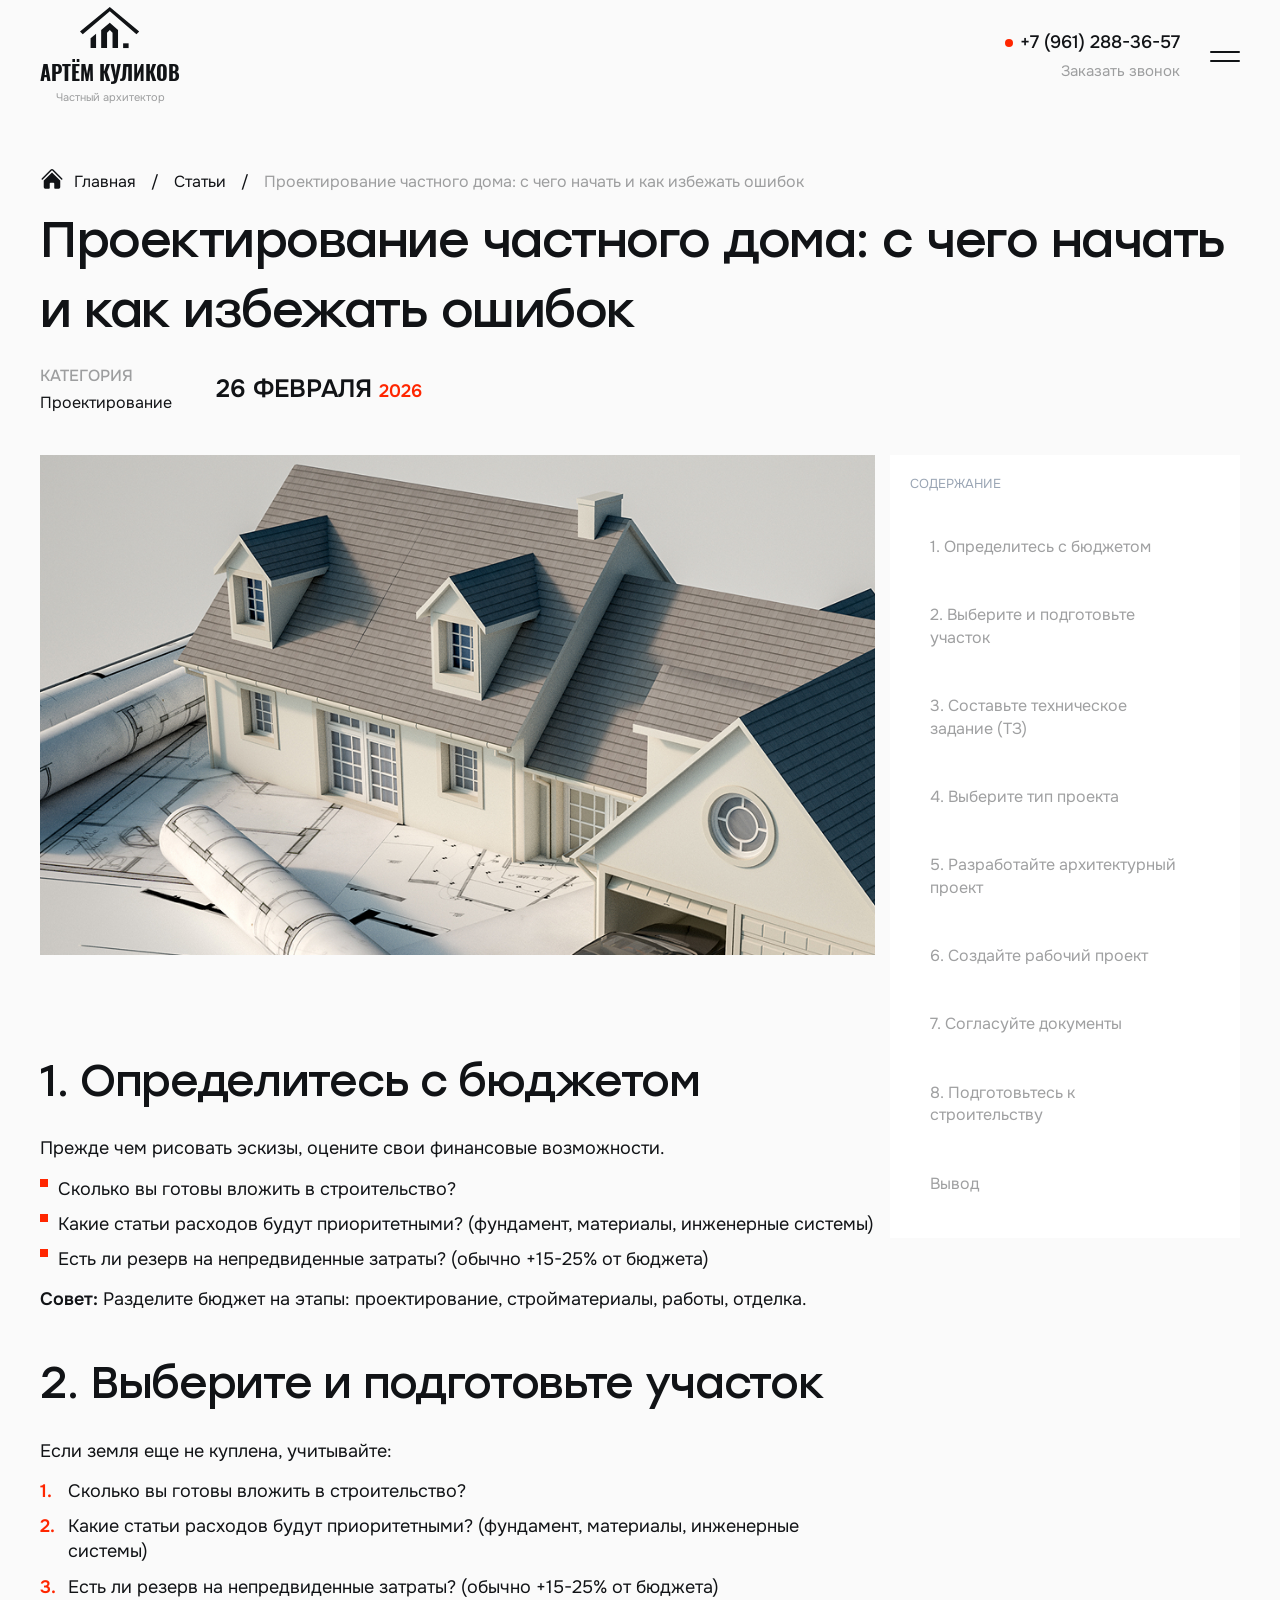
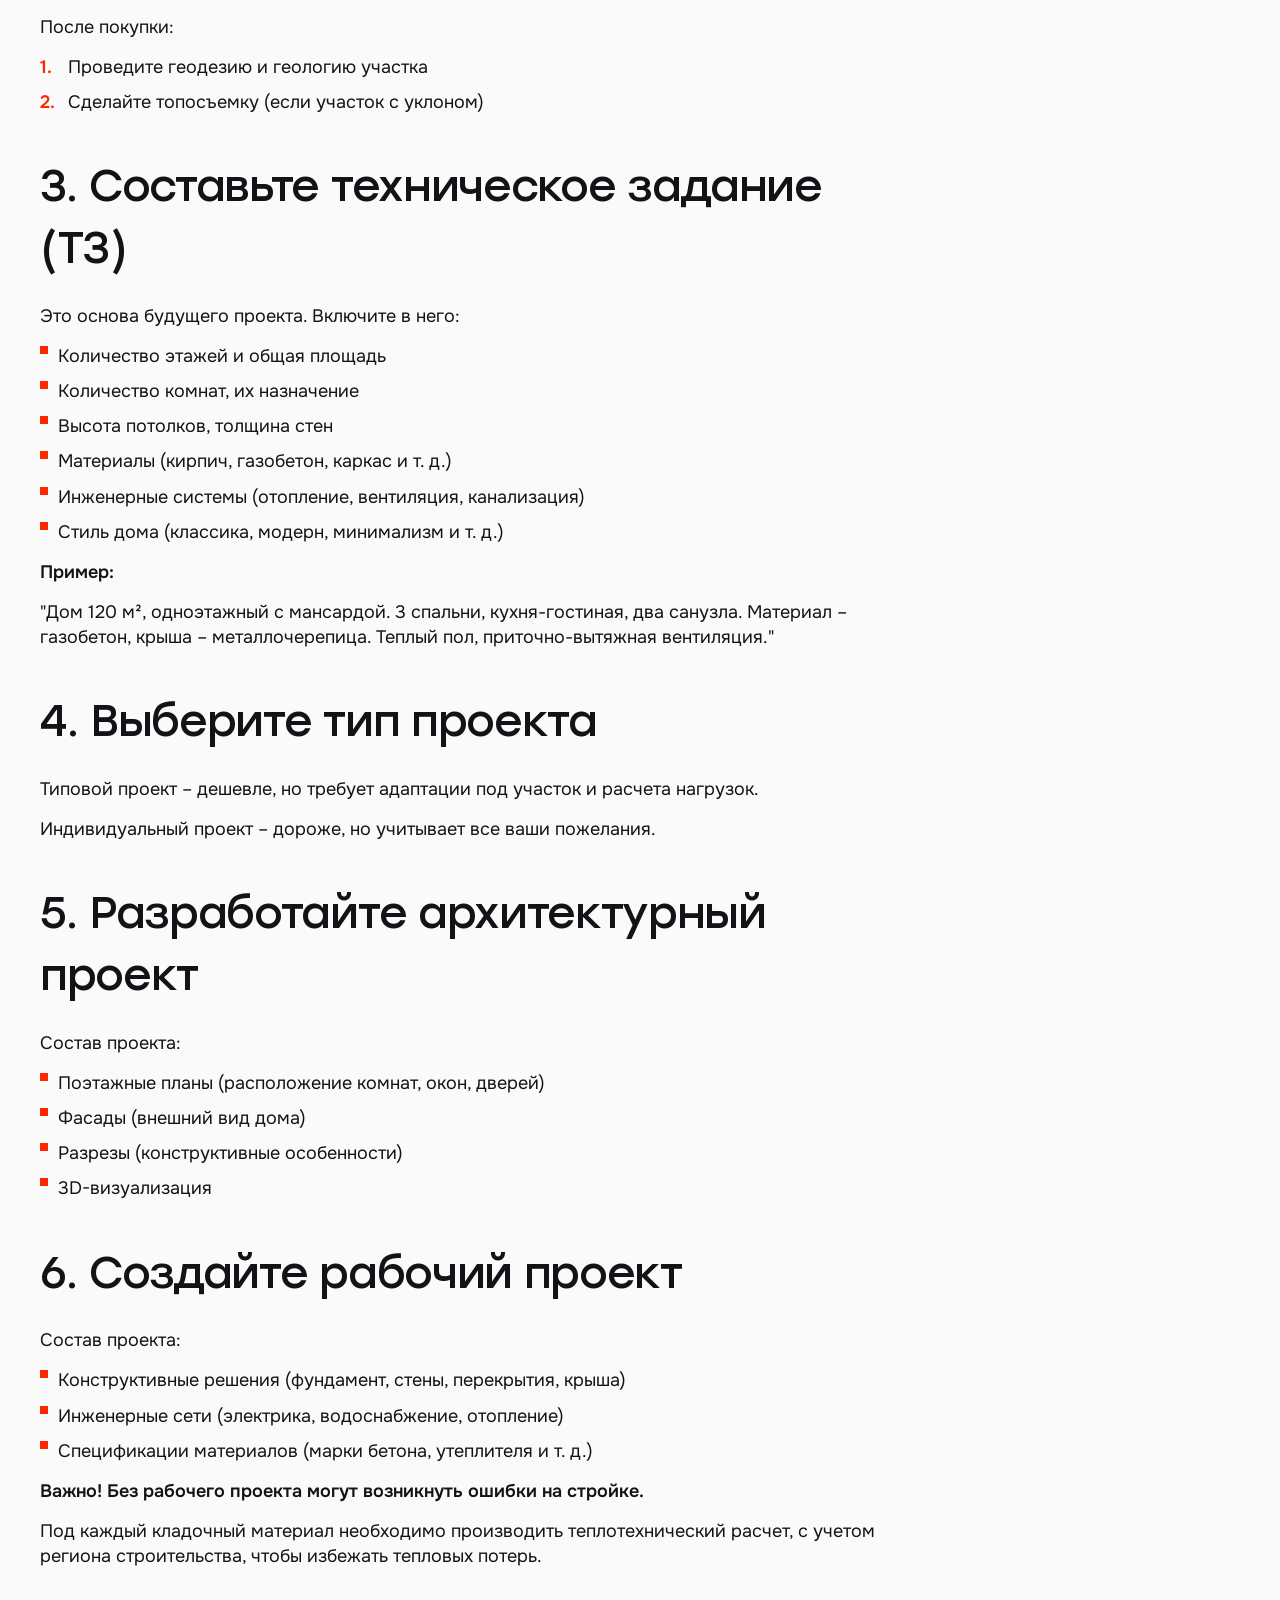
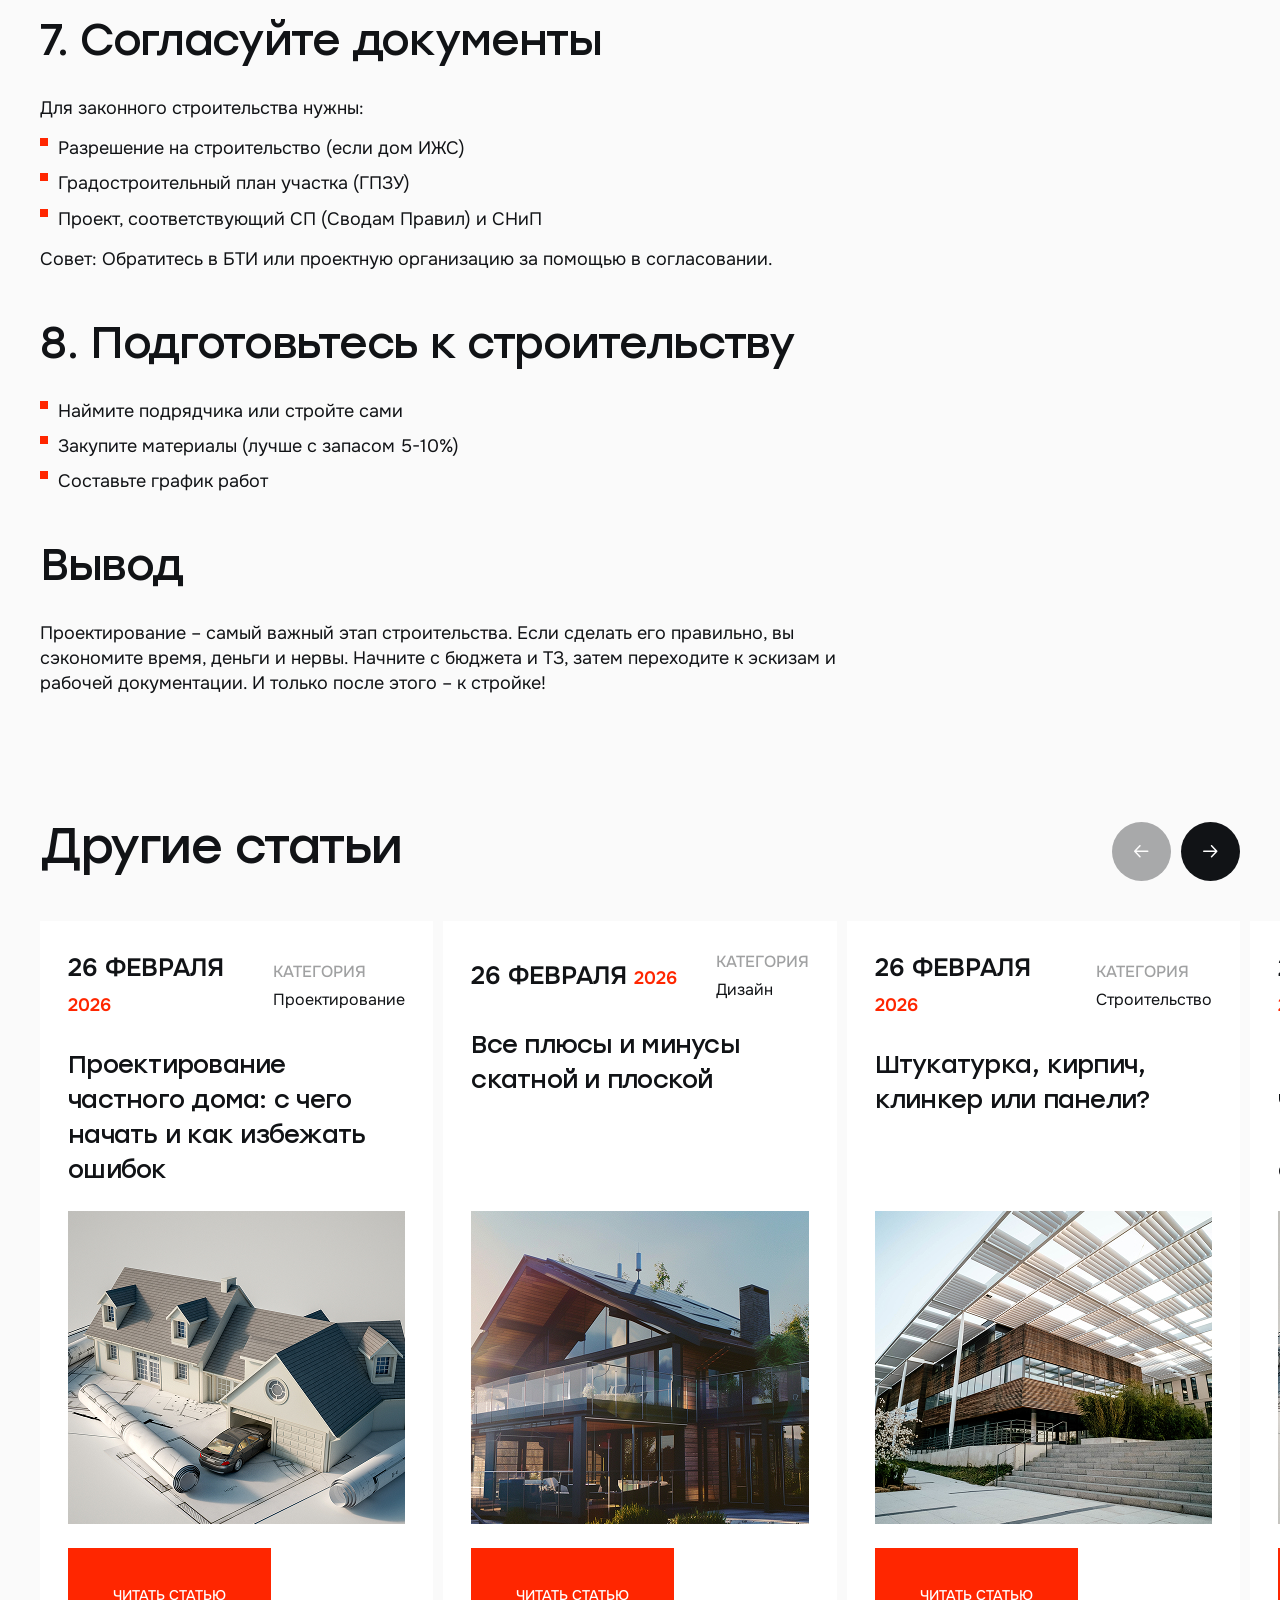
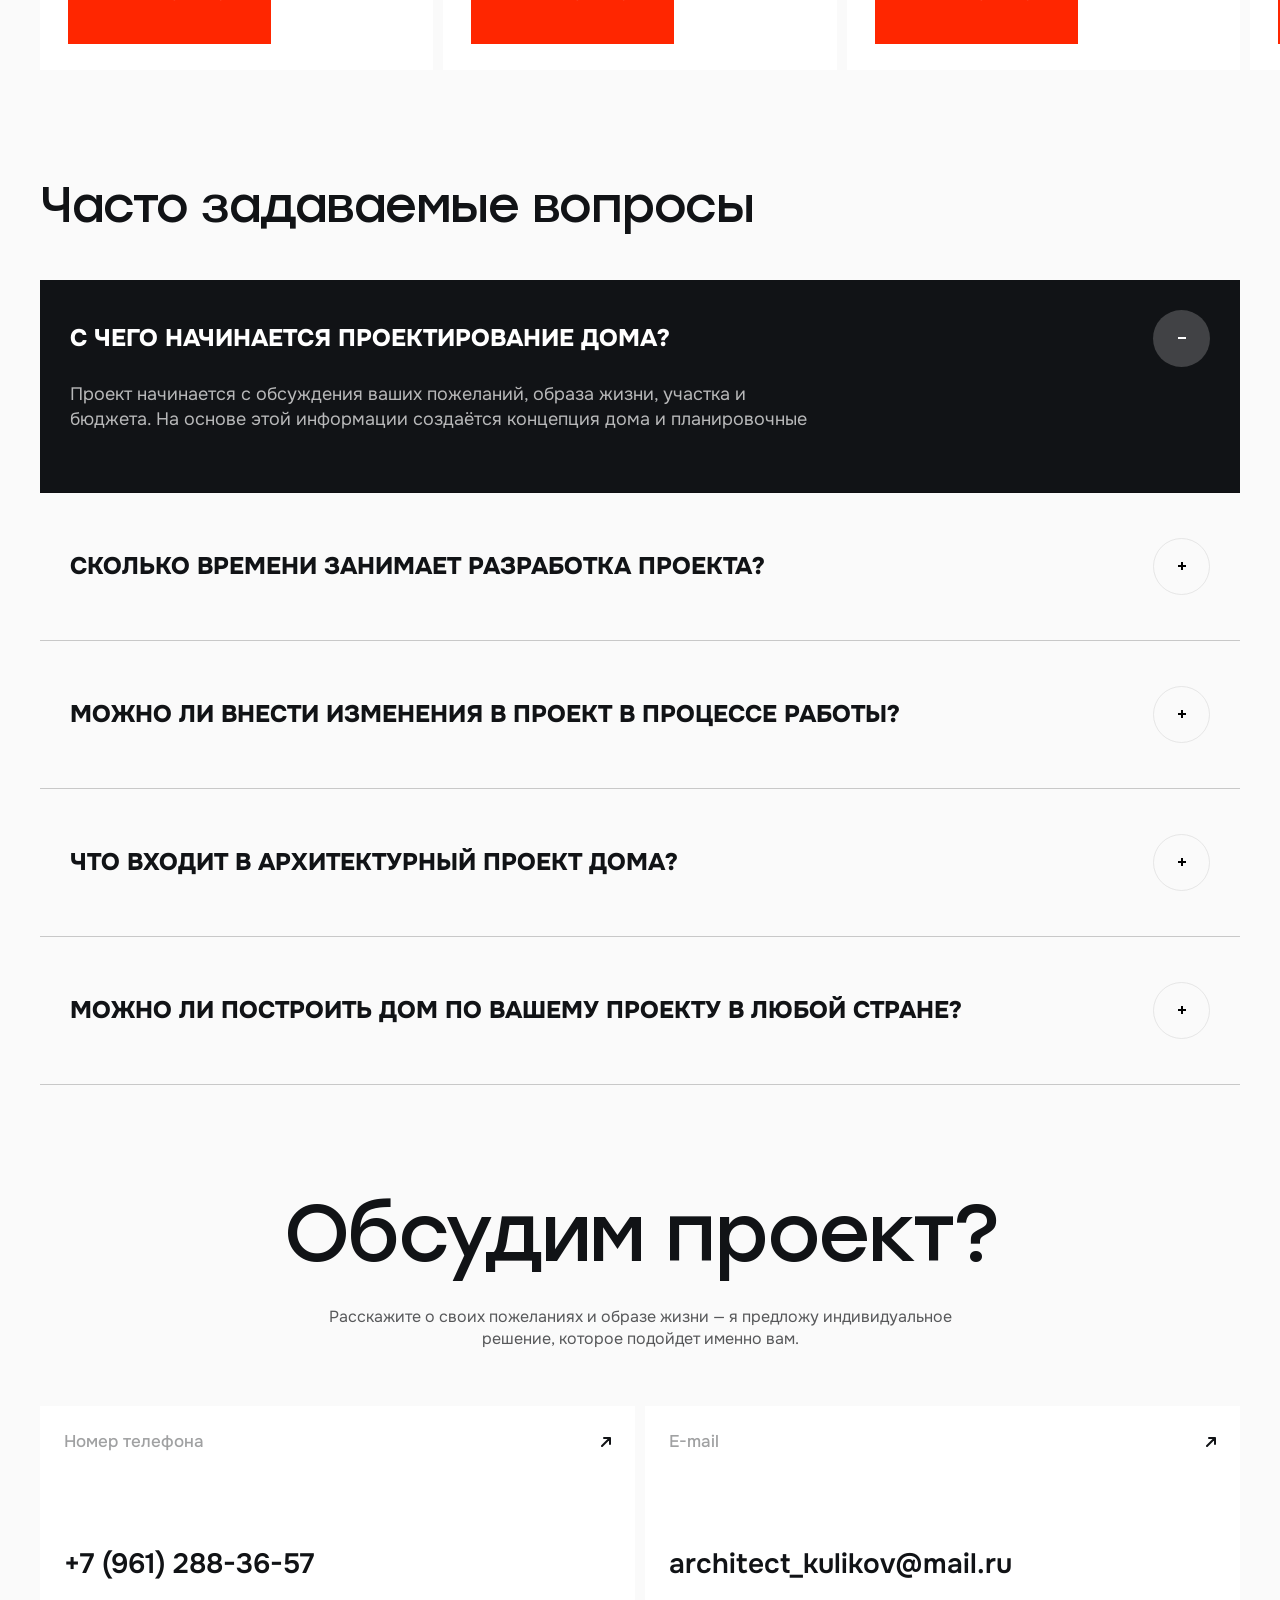
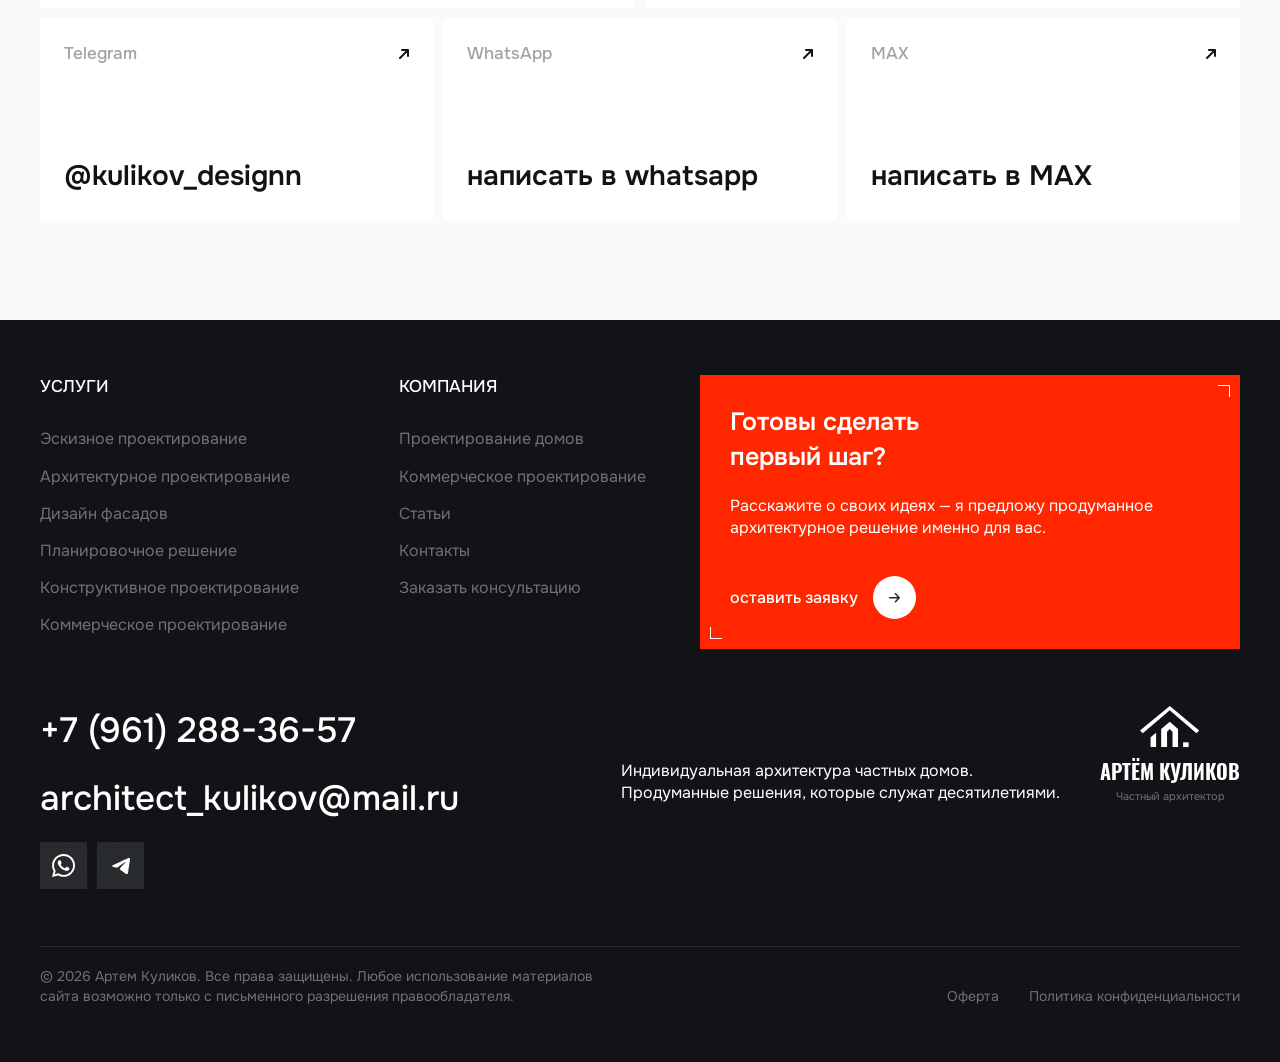
<file: article.html>
<!DOCTYPE html>
<html lang="ru">
<head>
    <meta http-equiv="Content-Type" content="text/html; charset=utf-8" />
    <link rel="stylesheet" href="assets/css/build/build/swiper.css">
    <link rel="stylesheet" href="assets/css/build/build/fancybox.min.css">
    <link rel="stylesheet" href="assets/css/styles.css">
    
    
    <title>Name</title>
    <meta name='keywords' content='' />
    <meta name='description' content='' />
    <meta name="viewport" content="width=device-width, initial-scale=1, maximum-scale=1, user-scalable=0" />
    <meta http-equiv="X-UA-Compatible" content="IE=edge">
    <script src="assets/js/build/swiper-bundle.min.js" defer></script> 
    <script src="assets/js/build/fancybox.min.js" defer></script>
    <script src="assets/js/main.js" defer></script>
    <script src="assets/js/swipers.js" defer></script>
    <script> </script>
</head>
<body>
<div class="page">
    <header class="header header--light">
        <div class="container">
            <div class="header__row">
                <a href="/" class="header__logo logo">
                    <picture class='logo__picture logo__picture--white'>
                        <source srcset='assets/img/icons/logo.svg' type='image/svg+xml'>
                        <img src='assets/img/icons/logo.png' alt='logo'>
                    </picture>
                    <picture class='logo__picture logo__picture--black'>
                        <source srcset='assets/img/icons/logo-black.svg' type='image/svg+xml'>
                        <img src='assets/img/icons/logo-black.png' alt='logo'>
                    </picture>
                    <div class="logo__text">
                        <p class="logo__name">Артём Куликов </p>
                        <span>Частный архитектор</span>
                    </div>
                </a>
    
                <div class="header__menu">
                    <nav class="header__nav">
                        <ul class="header__nav-list">
                            <li class="header__nav-item">
                                <p class="header__nav-link">Услуги</p>
                                <div class="header__nav-arrow"> +</div>
                                <div class="header__nav-sublist">
                                    <ul>
                                        <li><a href="#">Эскизное проектирование</a></li>
                                        <li><a href="#">Архитектурное проектирование</a></li>
                                        <li><a href="#">Дизайн фасадов</a></li>
                                        <li><a href="#">Планировочное решение</a></li>
                                        <li><a href="#">Конструктивное проектирование</a></li>
                                        <li><a href="#">Коммерческое проектирование</a></li>
                                    </ul>
                                </div>
                            </li>
                            <li class="header__nav-item">
                                <a href="#" class="header__nav-link link-hover">Проектирование домов</a>
                            </li>
                            <li class="header__nav-item">
                                <a href="#" class="header__nav-link link-hover">Коммерческое проектирование</a>
                            </li>
                            <li class="header__nav-item">
                                <a href="#" class="header__nav-link link-hover">Статьи</a>
                            </li>
                            <li class="header__nav-item">
                                <a href="#" class="header__nav-link link-hover">Контакты</a>
                            </li>
                            <li class="header__nav-item">
                                <a href="#" class="header__nav-link link-hover">Заказать консультацию</a>
                            </li>
                        </ul>
                    </nav>
    
                    <div class="header-mobile">
                        <div class="header__contacts">
                            <a href="mailto:architect_kulikov@mail.ru" class="header__mail">architect_kulikov@mail.ru</a>
                            <div class="header__networks networks">
                                <a href="#" class="network">
                                    <picture class=''>
                                        <source srcset='assets/img/icons/wa.svg' type='image/svg+xml'>
                                        <img src='assets/img/icons/wa.png' decoding='async' alt=''>
                                    </picture>
                                </a>
                                <a href="#" class="network">
                                    <picture class=''>
                                        <source srcset='assets/img/icons/tg.svg' type='image/svg+xml'>
                                        <img src='assets/img/icons/tg.png' decoding='async' alt=''>
                                    </picture>
                                </a>
                            </div>
                        </div>
                    </div>
                </div>
    
    
                <div class="header__top-right">
                    <div class="header__networks networks">
                        <a href="#" class="network">
                            <picture class=''>
                                <source srcset='assets/img/icons/wa.svg' type='image/svg+xml'>
                                <img src='assets/img/icons/wa.png' decoding='async' alt=''>
                            </picture>
                        </a>
                        <a href="#" class="network">
                            <picture class=''>
                                <source srcset='assets/img/icons/tg.svg' type='image/svg+xml'>
                                <img src='assets/img/icons/tg.png' decoding='async' alt=''>
                            </picture>
                        </a>
                    </div>
    
                    <div class="header__phone">
                        <a href="tel:+79612883657">+7 (961) 288-36-57</a>
                        <span>Заказать звонок</span>
                    </div>
    
                    <div class="header-mobile">
                        <div class="burger">
                            <span></span>
                            <span></span>
                        </div>
                    </div>
                </div>
            </div>
        </div>
    </header>
<main class="main">
    
    
    <section class='page-top article__top'>
        <div class='container'>
            <ul class="breadcrumbs">
                <li><a href="/">Главная</a></li>
                <li><a href="#">Статьи</a></li>
                <li>Проектирование частного дома: с чего начать и как избежать ошибок</li>
            </ul>
    
            <h1 class="article__title title-h2">Проектирование частного дома: с чего начать и как избежать ошибок</h1>
            <div class="article__info">
                <div class="article__cat">
                    <span>Категория</span>
                    <p>Проектирование</p>
                </div>
                <p class="article__date">26 Февраля <span>2026</span></p>
            </div>
        </div>
    </section>
    
    
    <section class='article section-offset'>
        <div class='container'>
            <div class="article__grid">
                <div class="article__text">
                    <picture class='article__pic'>
                        <source srcset='assets/img/article/article-img.webp' type='image/webp'>
                        <img src='assets/img/article/article-img.jpg' decoding='async' loading='lazy' alt=''>
                    </picture>
                    <div class="text-block">
                        <h2>1. Определитесь с бюджетом</h2>
                        <p>Прежде чем рисовать эскизы, оцените свои финансовые возможности.</p>
                        <ul>
                            <li>Сколько вы готовы вложить в строительство?</li>
                            <li>Какие статьи расходов будут приоритетными? (фундамент, материалы, инженерные системы)</li>
                            <li>Есть ли резерв на непредвиденные затраты? (обычно +15-25% от бюджета)</li>
                        </ul>
                        <p><b>Совет:</b> Разделите бюджет на этапы: проектирование, стройматериалы, работы, отделка.</p>
        
                        <h2>2. Выберите и подготовьте участок</h2>
                        <p>Если земля еще не куплена, учитывайте:</p>
                        <ol>
                            <li>Сколько вы готовы вложить в строительство?</li>
                            <li>Какие статьи расходов будут приоритетными? (фундамент, материалы, инженерные системы)</li>
                            <li>Есть ли резерв на непредвиденные затраты? (обычно +15-25% от бюджета)</li>
                        </ol>
                        <p>После покупки:</p>
                        <ol>
                            <li>Проведите геодезию и геологию участка</li>
                            <li>Сделайте топосъемку (если участок с уклоном)</li>
                        </ol>
    
                        <h2>3. Составьте техническое задание (ТЗ)</h2>
                        <p>Это основа будущего проекта. Включите в него:</p>
                        <ul>
                            <li>Количество этажей и общая площадь</li>
                            <li>Количество комнат, их назначение</li>
                            <li>Высота потолков, толщина стен</li>
                            <li>Материалы (кирпич, газобетон, каркас и т. д.)</li>
                            <li>Инженерные системы (отопление, вентиляция, канализация)</li>
                            <li>Стиль дома (классика, модерн, минимализм и т. д.)</li>
                        </ul>
                        <b>Пример:</b>
                        <p>"Дом 120 м², одноэтажный с мансардой. 3 спальни, кухня-гостиная, два санузла. Материал – газобетон, крыша – металлочерепица. Теплый пол, приточно-вытяжная вентиляция."</p>
    
                        <h2>4. Выберите тип проекта</h2>
                        <p>Типовой проект – дешевле, но требует адаптации под участок и расчета нагрузок.</p>
                        <p>Индивидуальный проект – дороже, но учитывает все ваши пожелания.</p>
    
                        <h2>5. Разработайте архитектурный проект</h2>
                        <p>Состав проекта:</p>
                        <ul>
                            <li>Поэтажные планы (расположение комнат, окон, дверей)</li>
                            <li>Фасады (внешний вид дома)</li>
                            <li>Разрезы (конструктивные особенности)</li>
                            <li>3D-визуализация</li>
                        </ul>
    
                        <h2>6. Создайте рабочий проект</h2>
                        <p>Состав проекта:</p>
                        <ul>
                            <li>Конструктивные решения (фундамент, стены, перекрытия, крыша)</li>
                            <li>Инженерные сети (электрика, водоснабжение, отопление)</li>
                            <li>Спецификации материалов (марки бетона, утеплителя и т. д.)</li>
                        </ul>
                        <b>Важно! Без рабочего проекта могут возникнуть ошибки на стройке.</b>
                        <p>Под каждый кладочный материал необходимо производить теплотехнический расчет, с учетом региона строительства, чтобы избежать тепловых потерь.</p>
    
                        <h2>7. Согласуйте документы</h2>
                        <p>Для законного строительства нужны:</p>
                        <ul>
                            <li>Разрешение на строительство (если дом ИЖС)</li>
                            <li>Градостроительный план участка (ГПЗУ)</li>
                            <li>Проект, соответствующий СП (Сводам Правил) и СНиП</li>
                        </ul>
                        <p>Совет: Обратитесь в БТИ или проектную организацию за помощью в согласовании.</p>
    
                        <h2>8. Подготовьтесь к строительству</h2>
                        <ul>
                            <li>Наймите подрядчика или стройте сами</li>
                            <li>Закупите материалы (лучше с запасом 5-10%)</li>
                            <li>Составьте график работ</li>
                        </ul>
    
                        <h2>Вывод</h2>
                        <p>Проектирование – самый важный этап строительства. Если сделать его правильно, вы сэкономите время, деньги и нервы. Начните с бюджета и ТЗ, затем переходите к эскизам и рабочей документации. И только после этого – к стройке!</p>
                    </div>
                </div>
    
                <div class="navigation">
                    <div class="navigation__acc accordion">
                        <p class="navigation__title">Содержание</p>
                    </div>
                    <div class="navigation__acc accordion__content">
                        <ul class="navigation__list"></ul>
                    </div>
                </div>
            </div>
        </div>
    </section>
    
    
    <section class='blog section-offset'>
        <div class='container section__wrap'>
            <div class="section__top section__top-mob">
                <div class="blog__title">
                    <p class='title-h2'>Другие статьи</p>
                </div>
                <div class='swiper-btns section__order'>
                    <button class='blog__swiper-button-prev swiper-button-prev'></button>
                    <button class='blog__swiper-button-next swiper-button-next'></button>
                </div>
            </div>
            
            <div class='blog__swiper swiper swiper-visibiliti'>
                <div class='swiper-wrapper'>
                    <div class='blog__swiper-slide swiper-slide'>
                        <div class="blog__card">
                            <div class="blog__card-top">
                                <div class="blog__card-date">26 Февраля <span>2026</span></div>
                                <div class="blog__card-cat">
                                    <span>Категория</span>
                                    <p>Проектирование</p>
                                </div>
                            </div>
                            <p class="blog__card-name">Проектирование частного дома: с чего начать и как избежать ошибок</p>
                            <picture class='blog__card-pic'>
                                <source srcset='assets/img/blog/blog-1.webp' type='image/webp'>
                                <img src='assets/img/blog/blog-1.jpg' decoding='async' loading='lazy' alt=''>
                            </picture>
                            <a href="#" class='blog__card-btn primary-btn hover-black'><span>Читать статью</span></a>
                        </div>
                    </div>
    
                    <div class='blog__swiper-slide swiper-slide'>
                        <div class="blog__card">
                            <div class="blog__card-top">
                                <div class="blog__card-date">26 Февраля <span>2026</span></div>
                                <div class="blog__card-cat">
                                    <span>Категория</span>
                                    <p>Дизайн</p>
                                </div>
                            </div>
                            <p class="blog__card-name">Все плюсы и минусы скатной и плоской</p>
                            <picture class='blog__card-pic'>
                                <source srcset='assets/img/blog/blog-2.webp' type='image/webp'>
                                <img src='assets/img/blog/blog-2.jpg' decoding='async' loading='lazy' alt=''>
                            </picture>
                            <a href="#" class='blog__card-btn primary-btn hover-black'><span>Читать статью</span></a>
                        </div>
                    </div>
    
                    <div class='blog__swiper-slide swiper-slide'>
                        <div class="blog__card">
                            <div class="blog__card-top">
                                <div class="blog__card-date">26 Февраля <span>2026</span></div>
                                <div class="blog__card-cat">
                                    <span>Категория</span>
                                    <p>Строительство</p>
                                </div>
                            </div>
                            <p class="blog__card-name">Штукатурка, кирпич, клинкер или панели?</p>
                            <picture class='blog__card-pic'>
                                <source srcset='assets/img/blog/blog-3.webp' type='image/webp'>
                                <img src='assets/img/blog/blog-3.jpg' decoding='async' loading='lazy' alt=''>
                            </picture>
                            <a href="#" class='blog__card-btn primary-btn hover-black'><span>Читать статью</span></a>
                        </div>
                    </div>
    
                    <div class='blog__swiper-slide swiper-slide'>
                        <div class="blog__card">
                            <div class="blog__card-top">
                                <div class="blog__card-date">26 Февраля <span>2026</span></div>
                                <div class="blog__card-cat">
                                    <span>Категория</span>
                                    <p>Проектирование</p>
                                </div>
                            </div>
                            <p class="blog__card-name">Проектирование частного дома: с чего начать и как избежать ошибок</p>
                            <picture class='blog__card-pic'>
                                <source srcset='assets/img/blog/blog-1.webp' type='image/webp'>
                                <img src='assets/img/blog/blog-1.jpg' decoding='async' loading='lazy' alt=''>
                            </picture>
                            <a href="#" class='blog__card-btn primary-btn hover-black'><span>Читать статью</span></a>
                        </div>
                    </div>
                </div>
            </div>
        </div>
    </section>
    
    
    <section class='faq section-offset'>
        <div class='container section__wrap'>
            <div class="section__top">
                <div class="faq__title">
                    <p class='title-h2'>Часто задаваемые вопросы</p>
                </div>
            </div>
    
            <div class="faq__list">
                <div class="faq__item accordion">
                    <div class="faq__question">
                        <p>С чего начинается проектирование дома?</p>
                        <div class="faq__btn"></div>
                    </div>
                    <div class="accordion__content">
                        <div class="faq__answer">
                            Проект начинается с обсуждения ваших пожеланий, образа жизни, участка и бюджета. На основе этой информации создаётся концепция дома и планировочные решения.
                        </div>
                    </div>
                </div>
    
                <div class="faq__item accordion">
                    <div class="faq__question">
                        <p>Сколько времени занимает разработка проекта?</p>
                        <div class="faq__btn"></div>
                    </div>
                    <div class="accordion__content">
                        <div class="faq__answer">
                            Проект начинается с обсуждения ваших пожеланий, образа жизни, участка и бюджета. На основе этой информации создаётся концепция дома и планировочные решения.
                            Проект начинается с обсуждения ваших пожеланий, образа жизни, участка и бюджета. На основе этой информации создаётся концепция дома и планировочные решения.
                        </div>
                    </div>
                </div>
    
                <div class="faq__item accordion">
                    <div class="faq__question">
                        <p>Можно ли внести изменения в проект в процессе работы?</p>
                        <div class="faq__btn"></div>
                    </div>
                    <div class="accordion__content">
                        <div class="faq__answer">
                            Проект начинается с обсуждения ваших пожеланий, образа жизни, участка и бюджета. На основе этой информации создаётся концепция дома и планировочные решения.
                        </div>
                    </div>
                </div>
    
                <div class="faq__item accordion">
                    <div class="faq__question">
                        <p>Что входит в архитектурный проект дома?</p>
                        <div class="faq__btn"></div>
                    </div>
                    <div class="accordion__content">
                        <div class="faq__answer">
                            Проект начинается с обсуждения ваших пожеланий, образа жизни, участка и бюджета. На основе этой информации создаётся концепция дома и планировочные решения.
                        </div>
                    </div>
                </div>
    
                <div class="faq__item accordion">
                    <div class="faq__question">
                        <p>Можно ли построить дом по вашему проекту в любой стране?</p>
                        <div class="faq__btn"></div>
                    </div>
                    <div class="accordion__content">
                        <div class="faq__answer">
                            Проект начинается с обсуждения ваших пожеланий, образа жизни, участка и бюджета. На основе этой информации создаётся концепция дома и планировочные решения.
                        </div>
                    </div>
                </div>
            </div>
        </div>
    </section>
    
    
    <section class="contacts section-offset">
        <div class="container">
            <div class="contacts__top">
                <p class="contacts__title">Обсудим проект?</p>
                <p class="contacts__subtitle">Расскажите о своих пожеланиях и образе жизни — я предложу индивидуальное решение, которое подойдет именно вам.</p>
            </div>
    
            <div class="contacts__cards">
                <div class="contacts__card animation-item scale-item">
                    <div class="contacts__card-top">
                        <p>Номер телефона</p>
                        <svg width="10" height="10" viewBox="0 0 10 10" fill="none" xmlns="http://www.w3.org/2000/svg">
                            <path d="M1 9L9 1M9 1H3M9 1V7" stroke="#111316" stroke-width="2" stroke-linecap="round" stroke-linejoin="round" />
                        </svg>
                    </div>
                    <a href="tel:+7 (961) 288-36-57" class="contacts__card-link link-hover">+7 (961) 288-36-57</a>
                </div>
                <div class="contacts__card animation-item scale-item">
                    <div class="contacts__card-top">
                        <p>E-mail</p>
                        <svg width="10" height="10" viewBox="0 0 10 10" fill="none" xmlns="http://www.w3.org/2000/svg">
                            <path d="M1 9L9 1M9 1H3M9 1V7" stroke="#111316" stroke-width="2" stroke-linecap="round" stroke-linejoin="round" />
                        </svg>
                    </div>
                    <a href="mailto:architect_kulikov@mail.ru" class="contacts__card-link link-hover">architect_kulikov@mail.ru</a>
                </div>
                <div class="contacts__card animation-item scale-item">
                    <div class="contacts__card-top">
                        <p>Telegram</p>
                        <svg width="10" height="10" viewBox="0 0 10 10" fill="none" xmlns="http://www.w3.org/2000/svg">
                            <path d="M1 9L9 1M9 1H3M9 1V7" stroke="#111316" stroke-width="2" stroke-linecap="round" stroke-linejoin="round" />
                        </svg>
                    </div>
                    <a href="#" class="contacts__card-link link-hover">@kulikov_designn</a>
                </div>
                <div class="contacts__card animation-item scale-item">
                    <div class="contacts__card-top">
                        <p>WhatsApp</p>
                        <svg width="10" height="10" viewBox="0 0 10 10" fill="none" xmlns="http://www.w3.org/2000/svg">
                            <path d="M1 9L9 1M9 1H3M9 1V7" stroke="#111316" stroke-width="2" stroke-linecap="round" stroke-linejoin="round" />
                        </svg>
                    </div>
                    <a href="#" class="contacts__card-link link-hover">написать в whatsapp</a>
                </div>
                <div class="contacts__card animation-item scale-item">
                    <div class="contacts__card-top">
                        <p>MAX</p>
                        <svg width="10" height="10" viewBox="0 0 10 10" fill="none" xmlns="http://www.w3.org/2000/svg">
                            <path d="M1 9L9 1M9 1H3M9 1V7" stroke="#111316" stroke-width="2" stroke-linecap="round" stroke-linejoin="round" />
                        </svg>
                    </div>
                    <a href="#" class="contacts__card-link link-hover">написать в MAX</a>
                </div>
            </div>
        </div>
    </section></main>
    
    <footer class="footer">
        <div class="container">
            <div class="footer__top footer__row">
                <div class="footer__nav">
                    <div class="footer__nav-item">
                        <p class="footer__nav-title">Услуги</p>
                        <ul class="footer__nav-list">
                            <li><a href="#">Эскизное проектирование</a></li>
                            <li><a href="#">Архитектурное проектирование</a></li>
                            <li><a href="#">Дизайн фасадов</a></li>
                            <li><a href="#">Планировочное решение</a></li>
                            <li><a href="#">Конструктивное проектирование</a></li>
                            <li><a href="#">Коммерческое проектирование</a></li>
                        </ul>
                    </div>
                    <div class="footer__nav-item">
                        <p class="footer__nav-title">Компания</p>
                        <ul class="footer__nav-list">
                            <li><a href="#">Проектирование домов</a></li>
                            <li><a href="#">Коммерческое проектирование</a></li>
                            <li><a href="#">Статьи</a></li>
                            <li><a href="#">Контакты</a></li>
                            <li><a href="#">Заказать консультацию</a></li>
                        </ul>
                    </div>
                </div>
    
                <div class="footer__card card-decor">
                    <p class="footer__card-title">Готовы сделать первый шаг?</p>
                    <p class="footer__card-subtitle">Расскажите о своих идеях — я предложу продуманное архитектурное решение именно для вас.</p>
                    <button class='footer__card-btn popup-btn' data-path='popup-change'>
                        <span>оставить заявку</span>
                        <div class="footer__card-btn-icon">
                            <svg width="11" height="10" viewBox="0 0 11 10" fill="none" xmlns="http://www.w3.org/2000/svg">
                                <path d="M0.75 4.75847H10.2246M10.2246 4.75847L6.43475 0.75M10.2246 4.75847L6.43475 8.76695" stroke="#20272E" stroke-width="1.5" stroke-linecap="round" stroke-linejoin="round" />
                            </svg>
                        </div>
                    </button>
                </div>
            </div>
    
            <div class="footer__midle footer__row">
                <div class="footer__contacts">
                    <div class="footer__contacts-links">
                        <a href="tel:+79612883657" class="link-hover">+7 (961) 288-36-57</a>
                        <a href="mailto:architect_kulikov@mail.ru" class="link-hover">architect_kulikov@mail.ru</a>
                    </div>
                    <div class="networks">
                        <a href="#" class="network">
                            <picture class=''>
                                <source srcset='assets/img/icons/wa.svg' type='image/svg+xml'>
                                <img src='assets/img/icons/wa.png' decoding='async' alt=''>
                            </picture>
                        </a>
                        <a href="#" class="network">
                            <picture class=''>
                                <source srcset='assets/img/icons/tg.svg' type='image/svg+xml'>
                                <img src='assets/img/icons/tg.png' decoding='async' alt=''>
                            </picture>
                        </a>
                    </div>
                </div>
    
                <div class="footer__info">
                    <p class="footer__info-text">Индивидуальная архитектура частных домов. Продуманные решения, которые служат десятилетиями.</p>
                    <a href="/" class="footer__logo logo">
                        <picture class='logo__picture logo__picture--white'>
                            <source srcset='assets/img/icons/logo.svg' type='image/svg+xml'>
                            <img src='assets/img/icons/logo.png' alt='logo'>
                        </picture>
                        <div class="logo__text">
                            <p class="logo__name">Артём Куликов </p>
                            <span>Частный архитектор</span>
                        </div>
                    </a>
                </div>
            </div>
    
            <div class="footer__bottom footer__row">
                <div class="footer__copy">
                    <p>© 2026 Артем Куликов. Все права защищены. Любое использование материалов сайта возможно только с письменного разрешения правообладателя.</p>
                </div>
                <div class="footer__bottom-links">
                    <a href="#">Оферта</a>
                    <a href="#">Политика конфиденциальности</a>
                </div>
            </div>
        </div>
    </footer>
    <!-- Pop-up -->
    <div class="popup" data-target="popup-change"> 
        <div class="popup__body">
            <div class="popup__content">
                <div class="popup__text">
                    <div class="popup__top">
                        <p class="popup__title original-title">Готовы сделать первый шаг?</p>
                        <picture class="close-popup close-popup-btn popup__close">
                            <source srcset="assets/img/icons/popup-close.svg" type="image/svg+xml">
                            <img src="assets/img/icons/popup-close.png" alt="close_popup">
                        </picture> 
                    </div>
                    <p class="popup__subtitle">Расскажите о своих идеях — я предложу продуманное архитектурное решение именно для вас.</p>
                </div>
    
                <form class="popup__form white">
                    <div class="form-input">
                        <label>Ваше имя</label>
                        <input type="text" name="name" placeholder="Введите имя">
                    </div>
                    <div class="form-input">
                        <label>Ваш E-mail</label>
                        <input type="email" name="name" placeholder="Введите электронный адрес">
                    </div>
                    <button type="submit" class="primary-btn hover-black"><span>Отправить</span></button>
                    <div class="politic">
                        <input type="checkbox" id="popup-politic">
                        <label for="popup-politic">Я даю свое согласие на обработку персональных данных в соответствии 
                            с ФЗ №152-ФЗ “О персональных данных” на условиях и для целей, определенных <a href="#">Политикой Конфиденциальности.</a></label>
                    </div>
                </form>
            </div>
        </div>
    </div>
    
    
    <div class="popup popup-response"> 
        <div class="popup__body">
            <div class="popup__content">
                <div class="popup__text popup-response__wrapper">
                    <div class="popup__top">
                        <h3 class="popup__title original-title">Ваша заявка принята</h3>
                        <picture class="close-popup close-popup-btn popup__close">
                            <source srcset="assets/img/icons/popup-close.svg" type="image/svg+xml">
                            <img src="assets/img/icons/popup-close.png" alt="close_popup">
                        </picture> 
                    </div>
                    <p>Свяжемся с Вами в течении 2-х минут для уточнения деталей</p>
                </div>
    
            </div>
        </div>
    </div>

</div>
</body>
</html>
</file>
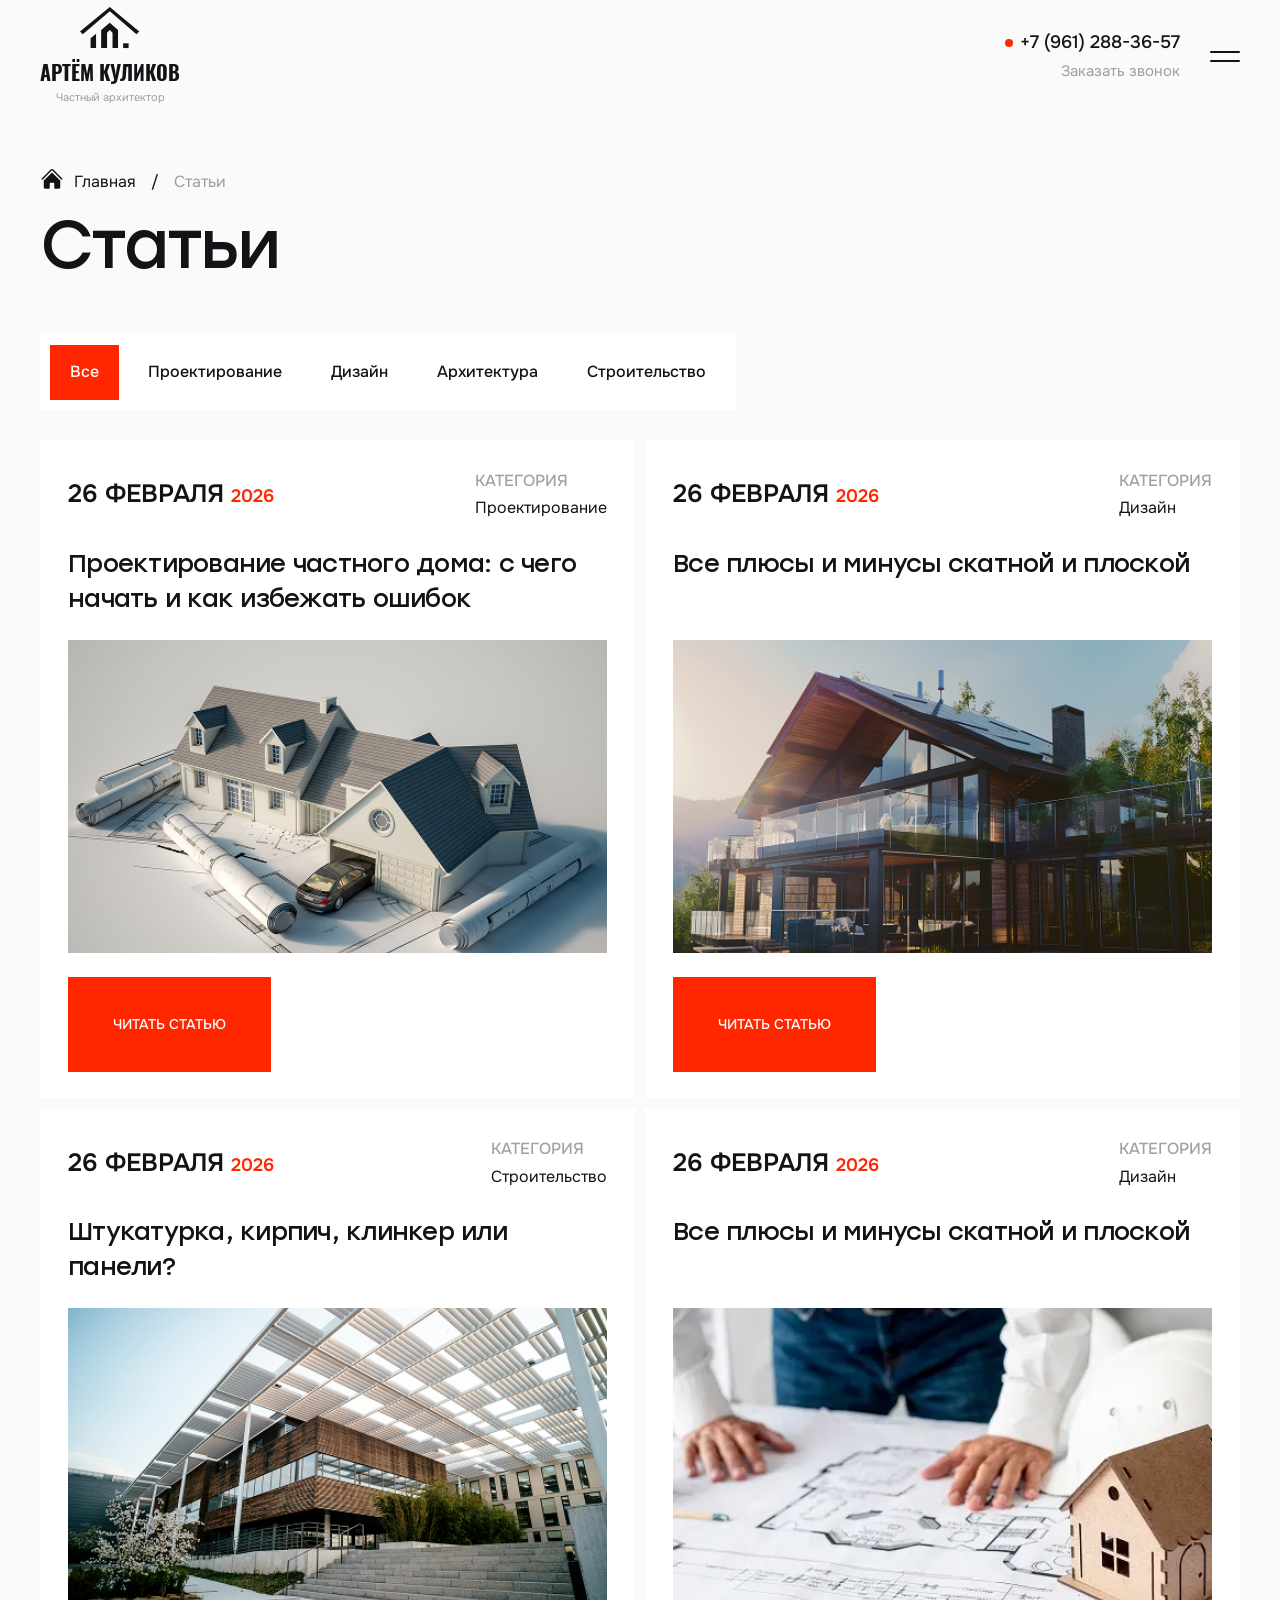
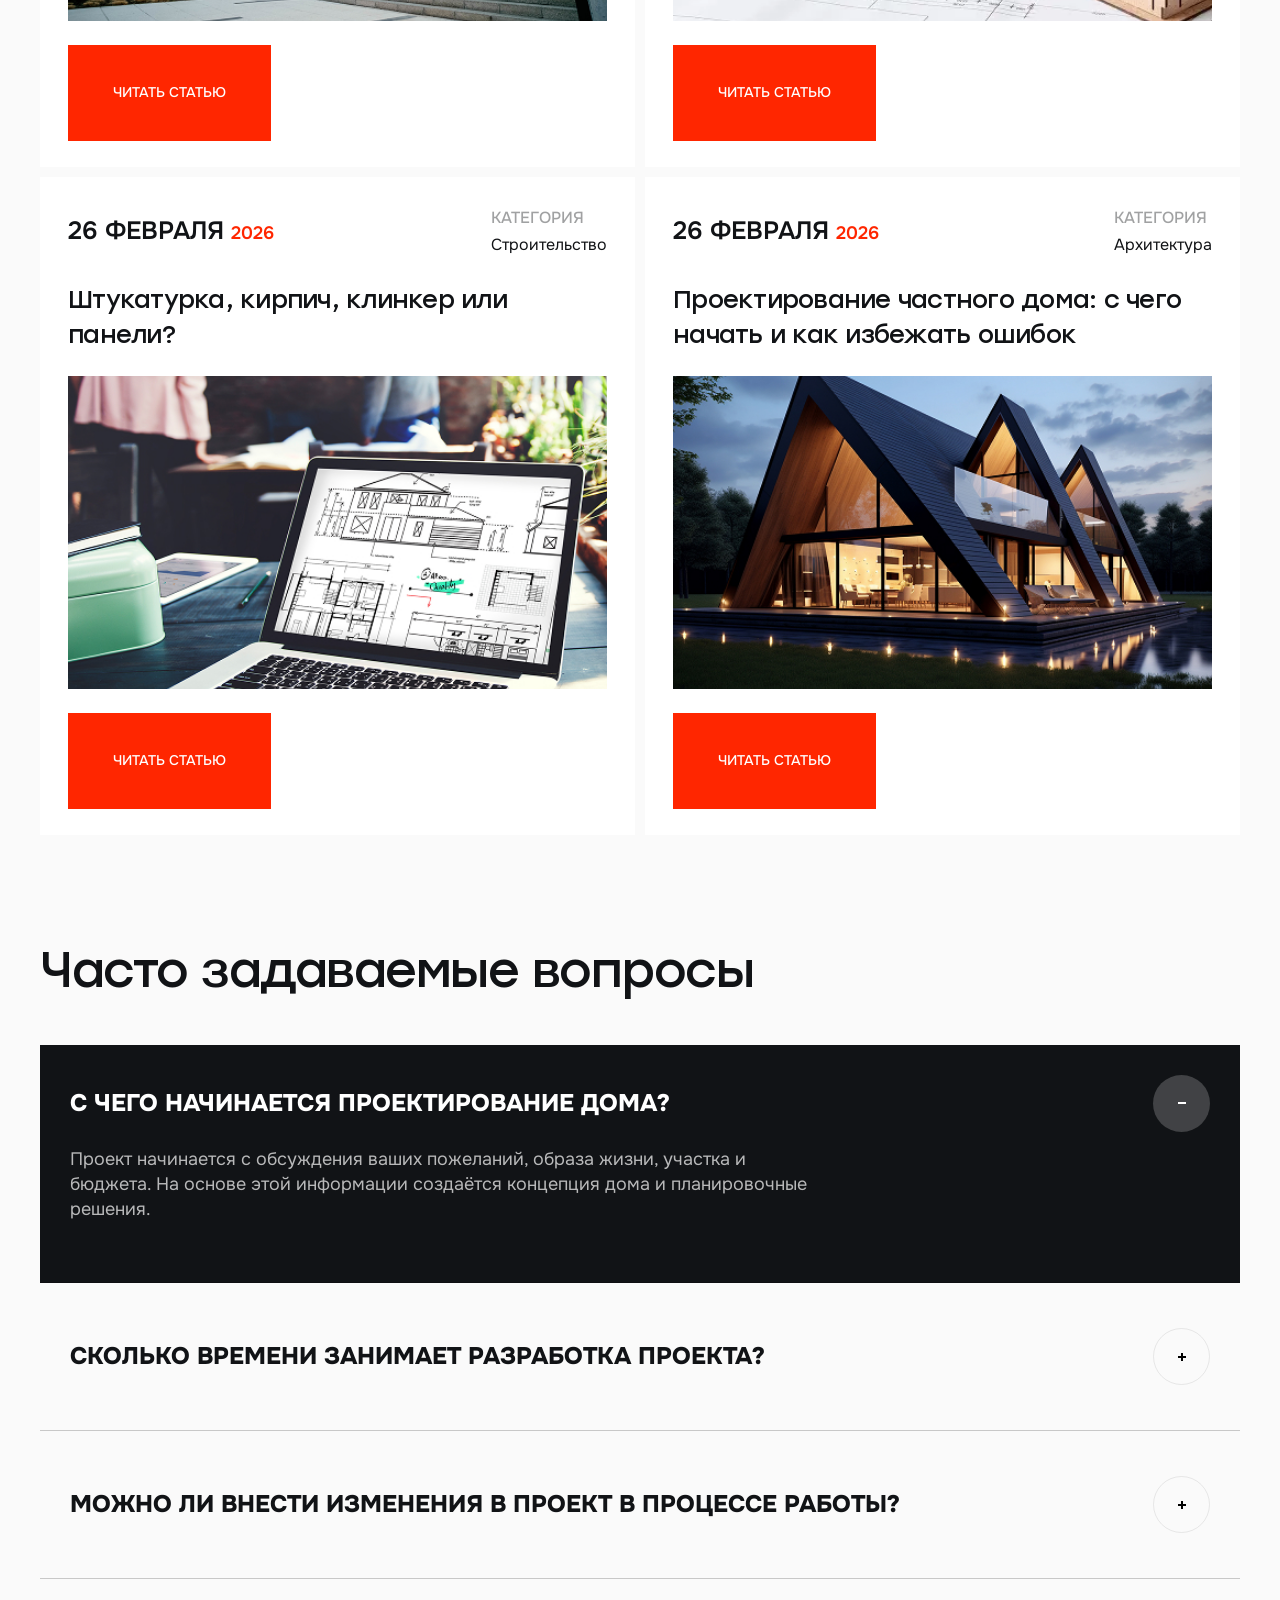
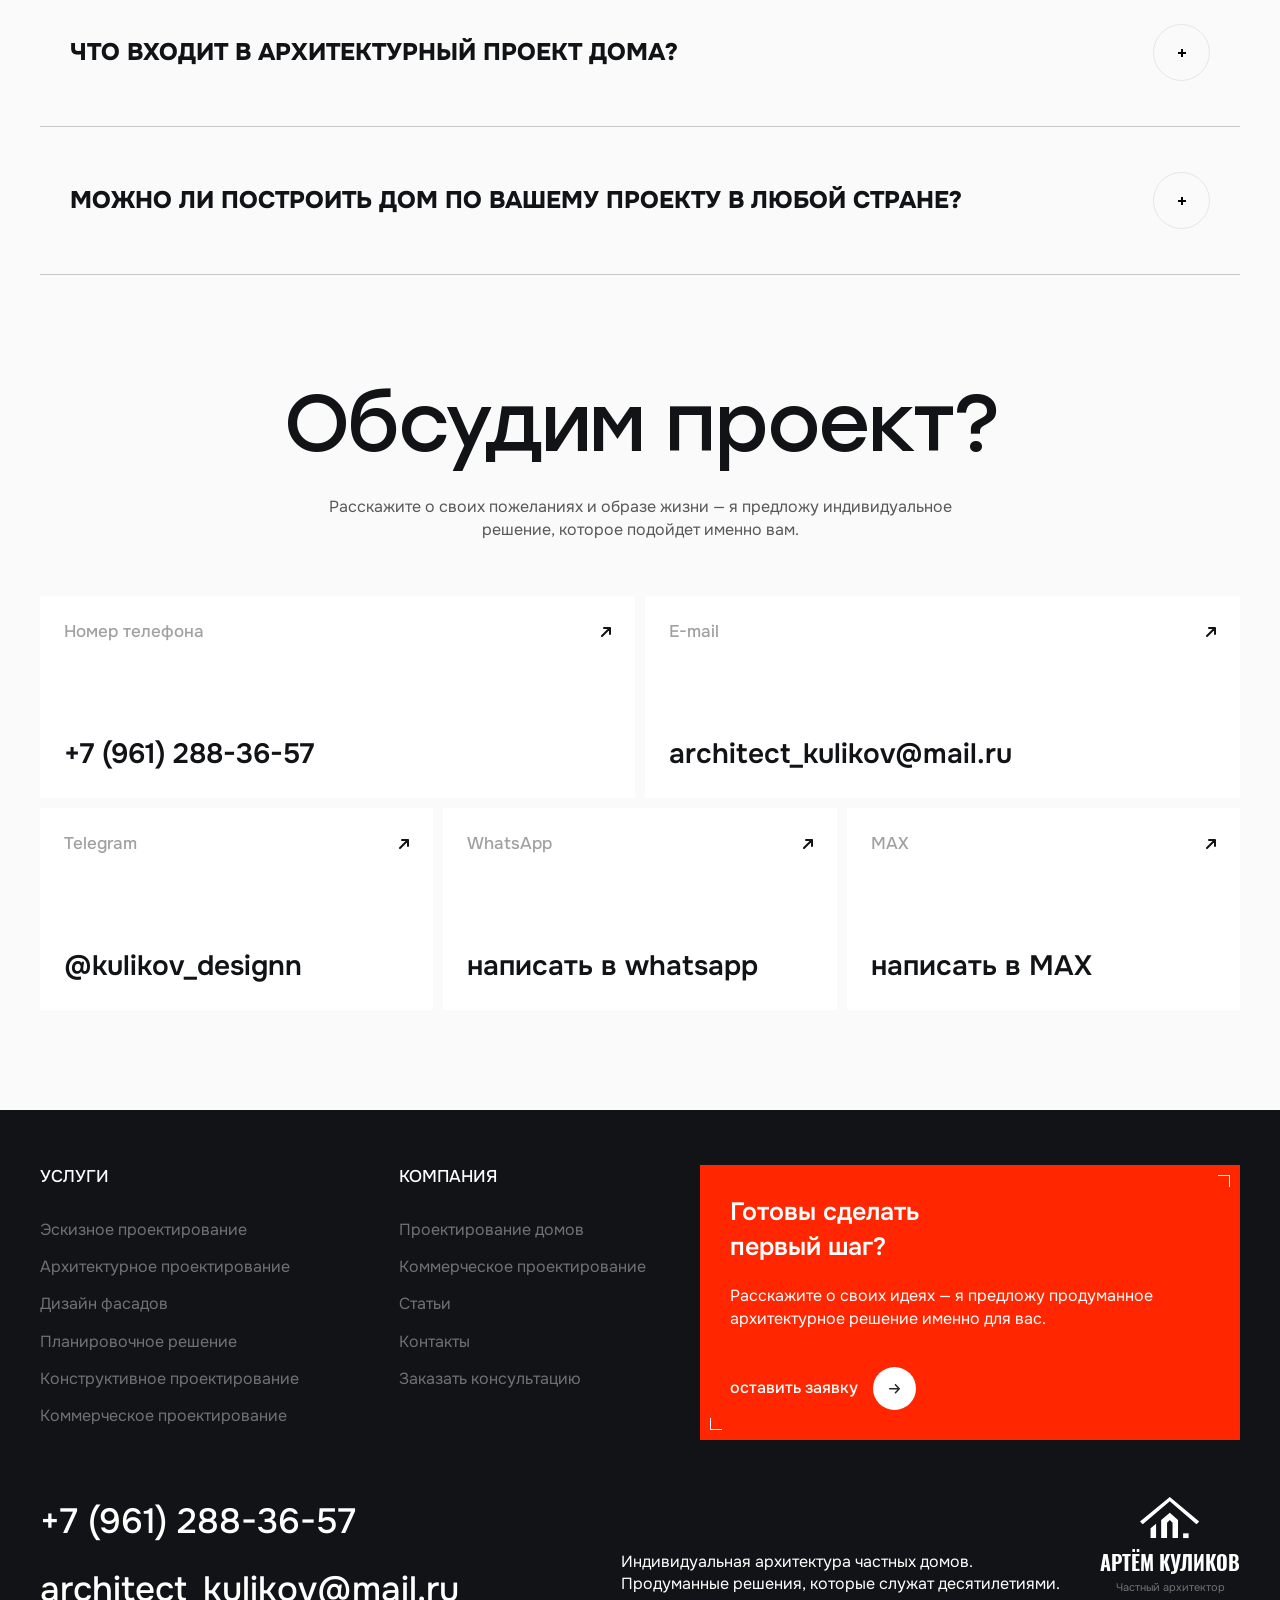
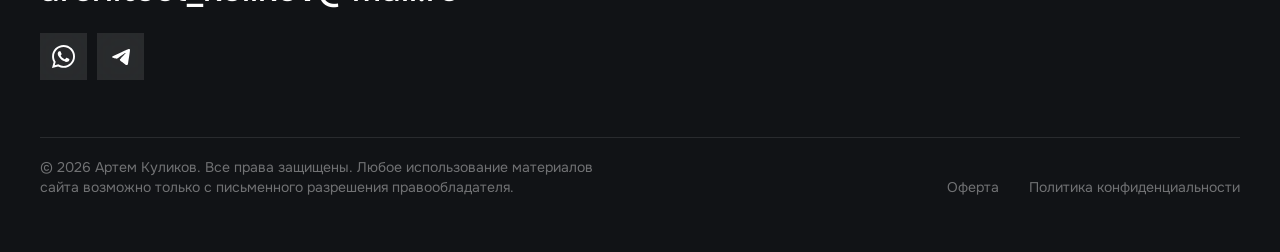
<file: blog.html>
<!DOCTYPE html>
<html lang="ru">
<head>
    <meta http-equiv="Content-Type" content="text/html; charset=utf-8" />
    <link rel="stylesheet" href="assets/css/build/build/swiper.css">
    <link rel="stylesheet" href="assets/css/build/build/fancybox.min.css">
    <link rel="stylesheet" href="assets/css/styles.css">
    
    
    <title>Name</title>
    <meta name='keywords' content='' />
    <meta name='description' content='' />
    <meta name="viewport" content="width=device-width, initial-scale=1, maximum-scale=1, user-scalable=0" />
    <meta http-equiv="X-UA-Compatible" content="IE=edge">
    <script src="assets/js/build/swiper-bundle.min.js" defer></script> 
    <script src="assets/js/build/fancybox.min.js" defer></script>
    <script src="assets/js/main.js" defer></script>
    <script src="assets/js/swipers.js" defer></script>
    <script> </script>
</head>
<body>
<div class="page">
    <header class="header header--light">
        <div class="container">
            <div class="header__row">
                <a href="/" class="header__logo logo">
                    <picture class='logo__picture logo__picture--white'>
                        <source srcset='assets/img/icons/logo.svg' type='image/svg+xml'>
                        <img src='assets/img/icons/logo.png' alt='logo'>
                    </picture>
                    <picture class='logo__picture logo__picture--black'>
                        <source srcset='assets/img/icons/logo-black.svg' type='image/svg+xml'>
                        <img src='assets/img/icons/logo-black.png' alt='logo'>
                    </picture>
                    <div class="logo__text">
                        <p class="logo__name">Артём Куликов </p>
                        <span>Частный архитектор</span>
                    </div>
                </a>
    
                <div class="header__menu">
                    <nav class="header__nav">
                        <ul class="header__nav-list">
                            <li class="header__nav-item">
                                <p class="header__nav-link">Услуги</p>
                                <div class="header__nav-arrow"> +</div>
                                <div class="header__nav-sublist">
                                    <ul>
                                        <li><a href="#">Эскизное проектирование</a></li>
                                        <li><a href="#">Архитектурное проектирование</a></li>
                                        <li><a href="#">Дизайн фасадов</a></li>
                                        <li><a href="#">Планировочное решение</a></li>
                                        <li><a href="#">Конструктивное проектирование</a></li>
                                        <li><a href="#">Коммерческое проектирование</a></li>
                                    </ul>
                                </div>
                            </li>
                            <li class="header__nav-item">
                                <a href="#" class="header__nav-link link-hover">Проектирование домов</a>
                            </li>
                            <li class="header__nav-item">
                                <a href="#" class="header__nav-link link-hover">Коммерческое проектирование</a>
                            </li>
                            <li class="header__nav-item">
                                <a href="#" class="header__nav-link link-hover">Статьи</a>
                            </li>
                            <li class="header__nav-item">
                                <a href="#" class="header__nav-link link-hover">Контакты</a>
                            </li>
                            <li class="header__nav-item">
                                <a href="#" class="header__nav-link link-hover">Заказать консультацию</a>
                            </li>
                        </ul>
                    </nav>
    
                    <div class="header-mobile">
                        <div class="header__contacts">
                            <a href="mailto:architect_kulikov@mail.ru" class="header__mail">architect_kulikov@mail.ru</a>
                            <div class="header__networks networks">
                                <a href="#" class="network">
                                    <picture class=''>
                                        <source srcset='assets/img/icons/wa.svg' type='image/svg+xml'>
                                        <img src='assets/img/icons/wa.png' decoding='async' alt=''>
                                    </picture>
                                </a>
                                <a href="#" class="network">
                                    <picture class=''>
                                        <source srcset='assets/img/icons/tg.svg' type='image/svg+xml'>
                                        <img src='assets/img/icons/tg.png' decoding='async' alt=''>
                                    </picture>
                                </a>
                            </div>
                        </div>
                    </div>
                </div>
    
    
                <div class="header__top-right">
                    <div class="header__networks networks">
                        <a href="#" class="network">
                            <picture class=''>
                                <source srcset='assets/img/icons/wa.svg' type='image/svg+xml'>
                                <img src='assets/img/icons/wa.png' decoding='async' alt=''>
                            </picture>
                        </a>
                        <a href="#" class="network">
                            <picture class=''>
                                <source srcset='assets/img/icons/tg.svg' type='image/svg+xml'>
                                <img src='assets/img/icons/tg.png' decoding='async' alt=''>
                            </picture>
                        </a>
                    </div>
    
                    <div class="header__phone">
                        <a href="tel:+79612883657">+7 (961) 288-36-57</a>
                        <span>Заказать звонок</span>
                    </div>
    
                    <div class="header-mobile">
                        <div class="burger">
                            <span></span>
                            <span></span>
                        </div>
                    </div>
                </div>
            </div>
        </div>
    </header>
<main class="main">
    
    
    <section class='page-top'>
        <div class='container'>
            <ul class="breadcrumbs">
                <li><a href="/">Главная</a></li>
                <li>Статьи</li>
            </ul>
    
            <h1 class="title-h1">Статьи</h1>
        </div>
    </section>
    
    
    <section class='blog section-offset filter'>
        <div class='container'>
            <div class="filter-btns">
                <button class="filter-btn active" data-id="all">Все</button>
                <button class="filter-btn" data-id="cat1">Проектирование</button>
                <button class="filter-btn" data-id="cat2">Дизайн</button>
                <button class="filter-btn" data-id="cat3">Архитектура</button>
                <button class="filter-btn" data-id="cat4">Строительство</button>
            </div>
    
            <div class="blog__cards">
                <div class="blog__card filter-card" data-id="cat1">
                    <div class="blog__card-top">
                        <div class="blog__card-date">26 Февраля <span>2026</span></div>
                        <div class="blog__card-cat">
                            <span>Категория</span>
                            <p>Проектирование</p>
                        </div>
                    </div>
                    <p class="blog__card-name">Проектирование частного дома: с чего начать и как избежать ошибок</p>
                    <picture class='blog__card-pic'>
                        <source srcset='assets/img/blog/blog-1.webp' type='image/webp'>
                        <img src='assets/img/blog/blog-1.jpg' decoding='async' loading='lazy' alt=''>
                    </picture>
                    <a href="#" class='blog__card-btn primary-btn hover-black'><span>Читать статью</span></a>
                </div>
    
                <div class="blog__card filter-card" data-id="cat2">
                    <div class="blog__card-top">
                        <div class="blog__card-date">26 Февраля <span>2026</span></div>
                        <div class="blog__card-cat">
                            <span>Категория</span>
                            <p>Дизайн</p>
                        </div>
                    </div>
                    <p class="blog__card-name">Все плюсы и минусы скатной и плоской</p>
                    <picture class='blog__card-pic'>
                        <source srcset='assets/img/blog/blog-2.webp' type='image/webp'>
                        <img src='assets/img/blog/blog-2.jpg' decoding='async' loading='lazy' alt=''>
                    </picture>
                    <a href="#" class='blog__card-btn primary-btn hover-black'><span>Читать статью</span></a>
                </div>
    
                <div class="blog__card filter-card" data-id="cat4">
                    <div class="blog__card-top">
                        <div class="blog__card-date">26 Февраля <span>2026</span></div>
                        <div class="blog__card-cat">
                            <span>Категория</span>
                            <p>Строительство</p>
                        </div>
                    </div>
                    <p class="blog__card-name">Штукатурка, кирпич, клинкер или панели?</p>
                    <picture class='blog__card-pic'>
                        <source srcset='assets/img/blog/blog-3.webp' type='image/webp'>
                        <img src='assets/img/blog/blog-3.jpg' decoding='async' loading='lazy' alt=''>
                    </picture>
                    <a href="#" class='blog__card-btn primary-btn hover-black'><span>Читать статью</span></a>
                </div>
    
                <div class="blog__card filter-card" data-id="cat2">
                    <div class="blog__card-top">
                        <div class="blog__card-date">26 Февраля <span>2026</span></div>
                        <div class="blog__card-cat">
                            <span>Категория</span>
                            <p>Дизайн</p>
                        </div>
                    </div>
                    <p class="blog__card-name">Все плюсы и минусы скатной и плоской</p>
                    <picture class='blog__card-pic'>
                        <source srcset='assets/img/blog/blog-4.webp' type='image/webp'>
                        <img src='assets/img/blog/blog-4.jpg' decoding='async' loading='lazy' alt=''>
                    </picture>
                    <a href="#" class='blog__card-btn primary-btn hover-black'><span>Читать статью</span></a>
                </div>
    
                <div class="blog__card filter-card" data-id="cat4">
                    <div class="blog__card-top">
                        <div class="blog__card-date">26 Февраля <span>2026</span></div>
                        <div class="blog__card-cat">
                            <span>Категория</span>
                            <p>Строительство</p>
                        </div>
                    </div>
                    <p class="blog__card-name">Штукатурка, кирпич, клинкер или панели?</p>
                    <picture class='blog__card-pic'>
                        <source srcset='assets/img/blog/blog-5.webp' type='image/webp'>
                        <img src='assets/img/blog/blog-5.jpg' decoding='async' loading='lazy' alt=''>
                    </picture>
                    <a href="#" class='blog__card-btn primary-btn hover-black'><span>Читать статью</span></a>
                </div>
    
                <div class="blog__card filter-card" data-id="cat3">
                    <div class="blog__card-top">
                        <div class="blog__card-date">26 Февраля <span>2026</span></div>
                        <div class="blog__card-cat">
                            <span>Категория</span>
                            <p>Архитектура</p>
                        </div>
                    </div>
                    <p class="blog__card-name">Проектирование частного дома: с чего начать и как избежать ошибок</p>
                    <picture class='blog__card-pic'>
                        <source srcset='assets/img/blog/blog-6.webp' type='image/webp'>
                        <img src='assets/img/blog/blog-6.jpg' decoding='async' loading='lazy' alt=''>
                    </picture>
                    <a href="#" class='blog__card-btn primary-btn hover-black'><span>Читать статью</span></a>
                </div>
            </div>
        </div>
    </section>
    
    
    <section class='faq section-offset'>
        <div class='container section__wrap'>
            <div class="section__top">
                <div class="faq__title">
                    <p class='title-h2'>Часто задаваемые вопросы</p>
                </div>
            </div>
    
            <div class="faq__list">
                <div class="faq__item accordion">
                    <div class="faq__question">
                        <p>С чего начинается проектирование дома?</p>
                        <div class="faq__btn"></div>
                    </div>
                    <div class="accordion__content">
                        <div class="faq__answer">
                            Проект начинается с обсуждения ваших пожеланий, образа жизни, участка и бюджета. На основе этой информации создаётся концепция дома и планировочные решения.
                        </div>
                    </div>
                </div>
    
                <div class="faq__item accordion">
                    <div class="faq__question">
                        <p>Сколько времени занимает разработка проекта?</p>
                        <div class="faq__btn"></div>
                    </div>
                    <div class="accordion__content">
                        <div class="faq__answer">
                            Проект начинается с обсуждения ваших пожеланий, образа жизни, участка и бюджета. На основе этой информации создаётся концепция дома и планировочные решения.
                            Проект начинается с обсуждения ваших пожеланий, образа жизни, участка и бюджета. На основе этой информации создаётся концепция дома и планировочные решения.
                        </div>
                    </div>
                </div>
    
                <div class="faq__item accordion">
                    <div class="faq__question">
                        <p>Можно ли внести изменения в проект в процессе работы?</p>
                        <div class="faq__btn"></div>
                    </div>
                    <div class="accordion__content">
                        <div class="faq__answer">
                            Проект начинается с обсуждения ваших пожеланий, образа жизни, участка и бюджета. На основе этой информации создаётся концепция дома и планировочные решения.
                        </div>
                    </div>
                </div>
    
                <div class="faq__item accordion">
                    <div class="faq__question">
                        <p>Что входит в архитектурный проект дома?</p>
                        <div class="faq__btn"></div>
                    </div>
                    <div class="accordion__content">
                        <div class="faq__answer">
                            Проект начинается с обсуждения ваших пожеланий, образа жизни, участка и бюджета. На основе этой информации создаётся концепция дома и планировочные решения.
                        </div>
                    </div>
                </div>
    
                <div class="faq__item accordion">
                    <div class="faq__question">
                        <p>Можно ли построить дом по вашему проекту в любой стране?</p>
                        <div class="faq__btn"></div>
                    </div>
                    <div class="accordion__content">
                        <div class="faq__answer">
                            Проект начинается с обсуждения ваших пожеланий, образа жизни, участка и бюджета. На основе этой информации создаётся концепция дома и планировочные решения.
                        </div>
                    </div>
                </div>
            </div>
        </div>
    </section>
    
    
    <section class="contacts section-offset">
        <div class="container">
            <div class="contacts__top">
                <p class="contacts__title">Обсудим проект?</p>
                <p class="contacts__subtitle">Расскажите о своих пожеланиях и образе жизни — я предложу индивидуальное решение, которое подойдет именно вам.</p>
            </div>
    
            <div class="contacts__cards">
                <div class="contacts__card animation-item scale-item">
                    <div class="contacts__card-top">
                        <p>Номер телефона</p>
                        <svg width="10" height="10" viewBox="0 0 10 10" fill="none" xmlns="http://www.w3.org/2000/svg">
                            <path d="M1 9L9 1M9 1H3M9 1V7" stroke="#111316" stroke-width="2" stroke-linecap="round" stroke-linejoin="round" />
                        </svg>
                    </div>
                    <a href="tel:+7 (961) 288-36-57" class="contacts__card-link link-hover">+7 (961) 288-36-57</a>
                </div>
                <div class="contacts__card animation-item scale-item">
                    <div class="contacts__card-top">
                        <p>E-mail</p>
                        <svg width="10" height="10" viewBox="0 0 10 10" fill="none" xmlns="http://www.w3.org/2000/svg">
                            <path d="M1 9L9 1M9 1H3M9 1V7" stroke="#111316" stroke-width="2" stroke-linecap="round" stroke-linejoin="round" />
                        </svg>
                    </div>
                    <a href="mailto:architect_kulikov@mail.ru" class="contacts__card-link link-hover">architect_kulikov@mail.ru</a>
                </div>
                <div class="contacts__card animation-item scale-item">
                    <div class="contacts__card-top">
                        <p>Telegram</p>
                        <svg width="10" height="10" viewBox="0 0 10 10" fill="none" xmlns="http://www.w3.org/2000/svg">
                            <path d="M1 9L9 1M9 1H3M9 1V7" stroke="#111316" stroke-width="2" stroke-linecap="round" stroke-linejoin="round" />
                        </svg>
                    </div>
                    <a href="#" class="contacts__card-link link-hover">@kulikov_designn</a>
                </div>
                <div class="contacts__card animation-item scale-item">
                    <div class="contacts__card-top">
                        <p>WhatsApp</p>
                        <svg width="10" height="10" viewBox="0 0 10 10" fill="none" xmlns="http://www.w3.org/2000/svg">
                            <path d="M1 9L9 1M9 1H3M9 1V7" stroke="#111316" stroke-width="2" stroke-linecap="round" stroke-linejoin="round" />
                        </svg>
                    </div>
                    <a href="#" class="contacts__card-link link-hover">написать в whatsapp</a>
                </div>
                <div class="contacts__card animation-item scale-item">
                    <div class="contacts__card-top">
                        <p>MAX</p>
                        <svg width="10" height="10" viewBox="0 0 10 10" fill="none" xmlns="http://www.w3.org/2000/svg">
                            <path d="M1 9L9 1M9 1H3M9 1V7" stroke="#111316" stroke-width="2" stroke-linecap="round" stroke-linejoin="round" />
                        </svg>
                    </div>
                    <a href="#" class="contacts__card-link link-hover">написать в MAX</a>
                </div>
            </div>
        </div>
    </section></main>
    
    <footer class="footer">
        <div class="container">
            <div class="footer__top footer__row">
                <div class="footer__nav">
                    <div class="footer__nav-item">
                        <p class="footer__nav-title">Услуги</p>
                        <ul class="footer__nav-list">
                            <li><a href="#">Эскизное проектирование</a></li>
                            <li><a href="#">Архитектурное проектирование</a></li>
                            <li><a href="#">Дизайн фасадов</a></li>
                            <li><a href="#">Планировочное решение</a></li>
                            <li><a href="#">Конструктивное проектирование</a></li>
                            <li><a href="#">Коммерческое проектирование</a></li>
                        </ul>
                    </div>
                    <div class="footer__nav-item">
                        <p class="footer__nav-title">Компания</p>
                        <ul class="footer__nav-list">
                            <li><a href="#">Проектирование домов</a></li>
                            <li><a href="#">Коммерческое проектирование</a></li>
                            <li><a href="#">Статьи</a></li>
                            <li><a href="#">Контакты</a></li>
                            <li><a href="#">Заказать консультацию</a></li>
                        </ul>
                    </div>
                </div>
    
                <div class="footer__card card-decor">
                    <p class="footer__card-title">Готовы сделать первый шаг?</p>
                    <p class="footer__card-subtitle">Расскажите о своих идеях — я предложу продуманное архитектурное решение именно для вас.</p>
                    <button class='footer__card-btn popup-btn' data-path='popup-change'>
                        <span>оставить заявку</span>
                        <div class="footer__card-btn-icon">
                            <svg width="11" height="10" viewBox="0 0 11 10" fill="none" xmlns="http://www.w3.org/2000/svg">
                                <path d="M0.75 4.75847H10.2246M10.2246 4.75847L6.43475 0.75M10.2246 4.75847L6.43475 8.76695" stroke="#20272E" stroke-width="1.5" stroke-linecap="round" stroke-linejoin="round" />
                            </svg>
                        </div>
                    </button>
                </div>
            </div>
    
            <div class="footer__midle footer__row">
                <div class="footer__contacts">
                    <div class="footer__contacts-links">
                        <a href="tel:+79612883657" class="link-hover">+7 (961) 288-36-57</a>
                        <a href="mailto:architect_kulikov@mail.ru" class="link-hover">architect_kulikov@mail.ru</a>
                    </div>
                    <div class="networks">
                        <a href="#" class="network">
                            <picture class=''>
                                <source srcset='assets/img/icons/wa.svg' type='image/svg+xml'>
                                <img src='assets/img/icons/wa.png' decoding='async' alt=''>
                            </picture>
                        </a>
                        <a href="#" class="network">
                            <picture class=''>
                                <source srcset='assets/img/icons/tg.svg' type='image/svg+xml'>
                                <img src='assets/img/icons/tg.png' decoding='async' alt=''>
                            </picture>
                        </a>
                    </div>
                </div>
    
                <div class="footer__info">
                    <p class="footer__info-text">Индивидуальная архитектура частных домов. Продуманные решения, которые служат десятилетиями.</p>
                    <a href="/" class="footer__logo logo">
                        <picture class='logo__picture logo__picture--white'>
                            <source srcset='assets/img/icons/logo.svg' type='image/svg+xml'>
                            <img src='assets/img/icons/logo.png' alt='logo'>
                        </picture>
                        <div class="logo__text">
                            <p class="logo__name">Артём Куликов </p>
                            <span>Частный архитектор</span>
                        </div>
                    </a>
                </div>
            </div>
    
            <div class="footer__bottom footer__row">
                <div class="footer__copy">
                    <p>© 2026 Артем Куликов. Все права защищены. Любое использование материалов сайта возможно только с письменного разрешения правообладателя.</p>
                </div>
                <div class="footer__bottom-links">
                    <a href="#">Оферта</a>
                    <a href="#">Политика конфиденциальности</a>
                </div>
            </div>
        </div>
    </footer>
    <!-- Pop-up -->
    <div class="popup" data-target="popup-change"> 
        <div class="popup__body">
            <div class="popup__content">
                <div class="popup__text">
                    <div class="popup__top">
                        <p class="popup__title original-title">Готовы сделать первый шаг?</p>
                        <picture class="close-popup close-popup-btn popup__close">
                            <source srcset="assets/img/icons/popup-close.svg" type="image/svg+xml">
                            <img src="assets/img/icons/popup-close.png" alt="close_popup">
                        </picture> 
                    </div>
                    <p class="popup__subtitle">Расскажите о своих идеях — я предложу продуманное архитектурное решение именно для вас.</p>
                </div>
    
                <form class="popup__form white">
                    <div class="form-input">
                        <label>Ваше имя</label>
                        <input type="text" name="name" placeholder="Введите имя">
                    </div>
                    <div class="form-input">
                        <label>Ваш E-mail</label>
                        <input type="email" name="name" placeholder="Введите электронный адрес">
                    </div>
                    <button type="submit" class="primary-btn hover-black"><span>Отправить</span></button>
                    <div class="politic">
                        <input type="checkbox" id="popup-politic">
                        <label for="popup-politic">Я даю свое согласие на обработку персональных данных в соответствии 
                            с ФЗ №152-ФЗ “О персональных данных” на условиях и для целей, определенных <a href="#">Политикой Конфиденциальности.</a></label>
                    </div>
                </form>
            </div>
        </div>
    </div>
    
    
    <div class="popup popup-response"> 
        <div class="popup__body">
            <div class="popup__content">
                <div class="popup__text popup-response__wrapper">
                    <div class="popup__top">
                        <h3 class="popup__title original-title">Ваша заявка принята</h3>
                        <picture class="close-popup close-popup-btn popup__close">
                            <source srcset="assets/img/icons/popup-close.svg" type="image/svg+xml">
                            <img src="assets/img/icons/popup-close.png" alt="close_popup">
                        </picture> 
                    </div>
                    <p>Свяжемся с Вами в течении 2-х минут для уточнения деталей</p>
                </div>
    
            </div>
        </div>
    </div>

</div>
</body>
</html>
</file>
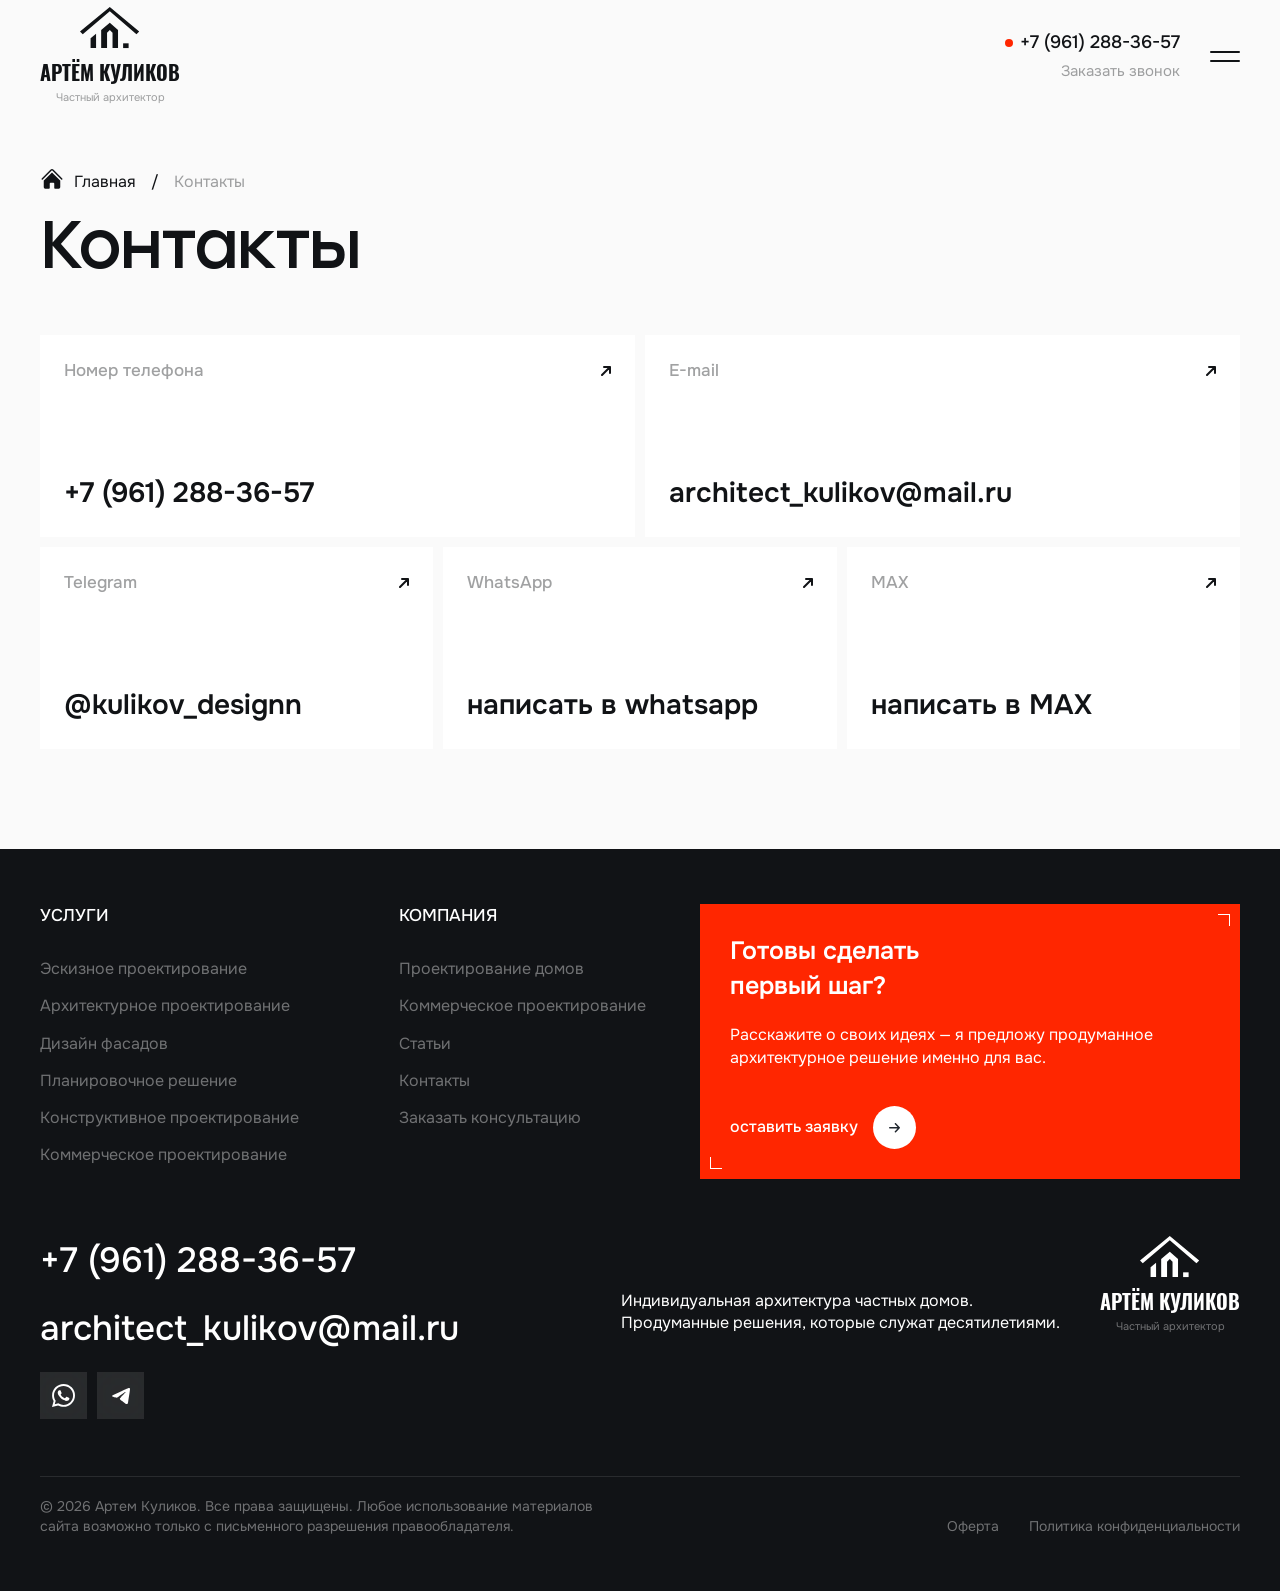
<file: contacts.html>
<!DOCTYPE html>
<html lang="ru">
<head>
    <meta http-equiv="Content-Type" content="text/html; charset=utf-8" />
    <link rel="stylesheet" href="assets/css/build/build/swiper.css">
    <link rel="stylesheet" href="assets/css/build/build/fancybox.min.css">
    <link rel="stylesheet" href="assets/css/styles.css">
    
    
    <title>Name</title>
    <meta name='keywords' content='' />
    <meta name='description' content='' />
    <meta name="viewport" content="width=device-width, initial-scale=1, maximum-scale=1, user-scalable=0" />
    <meta http-equiv="X-UA-Compatible" content="IE=edge">
    <script src="assets/js/build/swiper-bundle.min.js" defer></script> 
    <script src="assets/js/build/fancybox.min.js" defer></script>
    <script src="assets/js/main.js" defer></script>
    <script src="assets/js/swipers.js" defer></script>
    <script> </script>
</head>
<body>
<div class="page">
    <header class="header header--light">
        <div class="container">
            <div class="header__row">
                <a href="/" class="header__logo logo">
                    <picture class='logo__picture logo__picture--white'>
                        <source srcset='assets/img/icons/logo.svg' type='image/svg+xml'>
                        <img src='assets/img/icons/logo.png' alt='logo'>
                    </picture>
                    <picture class='logo__picture logo__picture--black'>
                        <source srcset='assets/img/icons/logo-black.svg' type='image/svg+xml'>
                        <img src='assets/img/icons/logo-black.png' alt='logo'>
                    </picture>
                    <div class="logo__text">
                        <p class="logo__name">Артём Куликов </p>
                        <span>Частный архитектор</span>
                    </div>
                </a>
    
                <div class="header__menu">
                    <nav class="header__nav">
                        <ul class="header__nav-list">
                            <li class="header__nav-item">
                                <p class="header__nav-link">Услуги</p>
                                <div class="header__nav-arrow"> +</div>
                                <div class="header__nav-sublist">
                                    <ul>
                                        <li><a href="#">Эскизное проектирование</a></li>
                                        <li><a href="#">Архитектурное проектирование</a></li>
                                        <li><a href="#">Дизайн фасадов</a></li>
                                        <li><a href="#">Планировочное решение</a></li>
                                        <li><a href="#">Конструктивное проектирование</a></li>
                                        <li><a href="#">Коммерческое проектирование</a></li>
                                    </ul>
                                </div>
                            </li>
                            <li class="header__nav-item">
                                <a href="#" class="header__nav-link link-hover">Проектирование домов</a>
                            </li>
                            <li class="header__nav-item">
                                <a href="#" class="header__nav-link link-hover">Коммерческое проектирование</a>
                            </li>
                            <li class="header__nav-item">
                                <a href="#" class="header__nav-link link-hover">Статьи</a>
                            </li>
                            <li class="header__nav-item">
                                <a href="#" class="header__nav-link link-hover">Контакты</a>
                            </li>
                            <li class="header__nav-item">
                                <a href="#" class="header__nav-link link-hover">Заказать консультацию</a>
                            </li>
                        </ul>
                    </nav>
    
                    <div class="header-mobile">
                        <div class="header__contacts">
                            <a href="mailto:architect_kulikov@mail.ru" class="header__mail">architect_kulikov@mail.ru</a>
                            <div class="header__networks networks">
                                <a href="#" class="network">
                                    <picture class=''>
                                        <source srcset='assets/img/icons/wa.svg' type='image/svg+xml'>
                                        <img src='assets/img/icons/wa.png' decoding='async' alt=''>
                                    </picture>
                                </a>
                                <a href="#" class="network">
                                    <picture class=''>
                                        <source srcset='assets/img/icons/tg.svg' type='image/svg+xml'>
                                        <img src='assets/img/icons/tg.png' decoding='async' alt=''>
                                    </picture>
                                </a>
                            </div>
                        </div>
                    </div>
                </div>
    
    
                <div class="header__top-right">
                    <div class="header__networks networks">
                        <a href="#" class="network">
                            <picture class=''>
                                <source srcset='assets/img/icons/wa.svg' type='image/svg+xml'>
                                <img src='assets/img/icons/wa.png' decoding='async' alt=''>
                            </picture>
                        </a>
                        <a href="#" class="network">
                            <picture class=''>
                                <source srcset='assets/img/icons/tg.svg' type='image/svg+xml'>
                                <img src='assets/img/icons/tg.png' decoding='async' alt=''>
                            </picture>
                        </a>
                    </div>
    
                    <div class="header__phone">
                        <a href="tel:+79612883657">+7 (961) 288-36-57</a>
                        <span>Заказать звонок</span>
                    </div>
    
                    <div class="header-mobile">
                        <div class="burger">
                            <span></span>
                            <span></span>
                        </div>
                    </div>
                </div>
            </div>
        </div>
    </header>
<main class="main">
    
    
    <section class='page-top'>
        <div class='container'>
            <ul class="breadcrumbs">
                <li><a href="/">Главная</a></li>
                <li>Контакты</li>
            </ul>
    
            <h1 class="title-h1">Контакты</h1>
        </div>
    </section>
    
    
    <section class="contacts section-offset">
        <div class="container">
            <div class="contacts__cards">
                <div class="contacts__card">
                    <div class="contacts__card-top">
                        <p>Номер телефона</p>
                        <svg width="10" height="10" viewBox="0 0 10 10" fill="none" xmlns="http://www.w3.org/2000/svg">
                            <path d="M1 9L9 1M9 1H3M9 1V7" stroke="#111316" stroke-width="2" stroke-linecap="round" stroke-linejoin="round" />
                        </svg>
                    </div>
                    <a href="tel:+7 (961) 288-36-57" class="contacts__card-link link-hover">+7 (961) 288-36-57</a>
                </div>
                <div class="contacts__card">
                    <div class="contacts__card-top">
                        <p>E-mail</p>
                        <svg width="10" height="10" viewBox="0 0 10 10" fill="none" xmlns="http://www.w3.org/2000/svg">
                            <path d="M1 9L9 1M9 1H3M9 1V7" stroke="#111316" stroke-width="2" stroke-linecap="round" stroke-linejoin="round" />
                        </svg>
                    </div>
                    <a href="mailto:architect_kulikov@mail.ru" class="contacts__card-link link-hover">architect_kulikov@mail.ru</a>
                </div>
                <div class="contacts__card">
                    <div class="contacts__card-top">
                        <p>Telegram</p>
                        <svg width="10" height="10" viewBox="0 0 10 10" fill="none" xmlns="http://www.w3.org/2000/svg">
                            <path d="M1 9L9 1M9 1H3M9 1V7" stroke="#111316" stroke-width="2" stroke-linecap="round" stroke-linejoin="round" />
                        </svg>
                    </div>
                    <a href="#" class="contacts__card-link link-hover">@kulikov_designn</a>
                </div>
                <div class="contacts__card">
                    <div class="contacts__card-top">
                        <p>WhatsApp</p>
                        <svg width="10" height="10" viewBox="0 0 10 10" fill="none" xmlns="http://www.w3.org/2000/svg">
                            <path d="M1 9L9 1M9 1H3M9 1V7" stroke="#111316" stroke-width="2" stroke-linecap="round" stroke-linejoin="round" />
                        </svg>
                    </div>
                    <a href="#" class="contacts__card-link link-hover">написать в whatsapp</a>
                </div>
                <div class="contacts__card">
                    <div class="contacts__card-top">
                        <p>MAX</p>
                        <svg width="10" height="10" viewBox="0 0 10 10" fill="none" xmlns="http://www.w3.org/2000/svg">
                            <path d="M1 9L9 1M9 1H3M9 1V7" stroke="#111316" stroke-width="2" stroke-linecap="round" stroke-linejoin="round" />
                        </svg>
                    </div>
                    <a href="#" class="contacts__card-link link-hover">написать в MAX</a>
                </div>
            </div>
        </div>
    </section>
    
</main>
    
    <footer class="footer">
        <div class="container">
            <div class="footer__top footer__row">
                <div class="footer__nav">
                    <div class="footer__nav-item">
                        <p class="footer__nav-title">Услуги</p>
                        <ul class="footer__nav-list">
                            <li><a href="#">Эскизное проектирование</a></li>
                            <li><a href="#">Архитектурное проектирование</a></li>
                            <li><a href="#">Дизайн фасадов</a></li>
                            <li><a href="#">Планировочное решение</a></li>
                            <li><a href="#">Конструктивное проектирование</a></li>
                            <li><a href="#">Коммерческое проектирование</a></li>
                        </ul>
                    </div>
                    <div class="footer__nav-item">
                        <p class="footer__nav-title">Компания</p>
                        <ul class="footer__nav-list">
                            <li><a href="#">Проектирование домов</a></li>
                            <li><a href="#">Коммерческое проектирование</a></li>
                            <li><a href="#">Статьи</a></li>
                            <li><a href="#">Контакты</a></li>
                            <li><a href="#">Заказать консультацию</a></li>
                        </ul>
                    </div>
                </div>
    
                <div class="footer__card card-decor">
                    <p class="footer__card-title">Готовы сделать первый шаг?</p>
                    <p class="footer__card-subtitle">Расскажите о своих идеях — я предложу продуманное архитектурное решение именно для вас.</p>
                    <button class='footer__card-btn popup-btn' data-path='popup-change'>
                        <span>оставить заявку</span>
                        <div class="footer__card-btn-icon">
                            <svg width="11" height="10" viewBox="0 0 11 10" fill="none" xmlns="http://www.w3.org/2000/svg">
                                <path d="M0.75 4.75847H10.2246M10.2246 4.75847L6.43475 0.75M10.2246 4.75847L6.43475 8.76695" stroke="#20272E" stroke-width="1.5" stroke-linecap="round" stroke-linejoin="round" />
                            </svg>
                        </div>
                    </button>
                </div>
            </div>
    
            <div class="footer__midle footer__row">
                <div class="footer__contacts">
                    <div class="footer__contacts-links">
                        <a href="tel:+79612883657" class="link-hover">+7 (961) 288-36-57</a>
                        <a href="mailto:architect_kulikov@mail.ru" class="link-hover">architect_kulikov@mail.ru</a>
                    </div>
                    <div class="networks">
                        <a href="#" class="network">
                            <picture class=''>
                                <source srcset='assets/img/icons/wa.svg' type='image/svg+xml'>
                                <img src='assets/img/icons/wa.png' decoding='async' alt=''>
                            </picture>
                        </a>
                        <a href="#" class="network">
                            <picture class=''>
                                <source srcset='assets/img/icons/tg.svg' type='image/svg+xml'>
                                <img src='assets/img/icons/tg.png' decoding='async' alt=''>
                            </picture>
                        </a>
                    </div>
                </div>
    
                <div class="footer__info">
                    <p class="footer__info-text">Индивидуальная архитектура частных домов. Продуманные решения, которые служат десятилетиями.</p>
                    <a href="/" class="footer__logo logo">
                        <picture class='logo__picture logo__picture--white'>
                            <source srcset='assets/img/icons/logo.svg' type='image/svg+xml'>
                            <img src='assets/img/icons/logo.png' alt='logo'>
                        </picture>
                        <div class="logo__text">
                            <p class="logo__name">Артём Куликов </p>
                            <span>Частный архитектор</span>
                        </div>
                    </a>
                </div>
            </div>
    
            <div class="footer__bottom footer__row">
                <div class="footer__copy">
                    <p>© 2026 Артем Куликов. Все права защищены. Любое использование материалов сайта возможно только с письменного разрешения правообладателя.</p>
                </div>
                <div class="footer__bottom-links">
                    <a href="#">Оферта</a>
                    <a href="#">Политика конфиденциальности</a>
                </div>
            </div>
        </div>
    </footer>
    <!-- Pop-up -->
    <div class="popup" data-target="popup-change"> 
        <div class="popup__body">
            <div class="popup__content">
                <div class="popup__text">
                    <div class="popup__top">
                        <p class="popup__title original-title">Готовы сделать первый шаг?</p>
                        <picture class="close-popup close-popup-btn popup__close">
                            <source srcset="assets/img/icons/popup-close.svg" type="image/svg+xml">
                            <img src="assets/img/icons/popup-close.png" alt="close_popup">
                        </picture> 
                    </div>
                    <p class="popup__subtitle">Расскажите о своих идеях — я предложу продуманное архитектурное решение именно для вас.</p>
                </div>
    
                <form class="popup__form white">
                    <div class="form-input">
                        <label>Ваше имя</label>
                        <input type="text" name="name" placeholder="Введите имя">
                    </div>
                    <div class="form-input">
                        <label>Ваш E-mail</label>
                        <input type="email" name="name" placeholder="Введите электронный адрес">
                    </div>
                    <button type="submit" class="primary-btn hover-black"><span>Отправить</span></button>
                    <div class="politic">
                        <input type="checkbox" id="popup-politic">
                        <label for="popup-politic">Я даю свое согласие на обработку персональных данных в соответствии 
                            с ФЗ №152-ФЗ “О персональных данных” на условиях и для целей, определенных <a href="#">Политикой Конфиденциальности.</a></label>
                    </div>
                </form>
            </div>
        </div>
    </div>
    
    
    <div class="popup popup-response"> 
        <div class="popup__body">
            <div class="popup__content">
                <div class="popup__text popup-response__wrapper">
                    <div class="popup__top">
                        <h3 class="popup__title original-title">Ваша заявка принята</h3>
                        <picture class="close-popup close-popup-btn popup__close">
                            <source srcset="assets/img/icons/popup-close.svg" type="image/svg+xml">
                            <img src="assets/img/icons/popup-close.png" alt="close_popup">
                        </picture> 
                    </div>
                    <p>Свяжемся с Вами в течении 2-х минут для уточнения деталей</p>
                </div>
    
            </div>
        </div>
    </div>

</div>
</body>
</html>
</file>
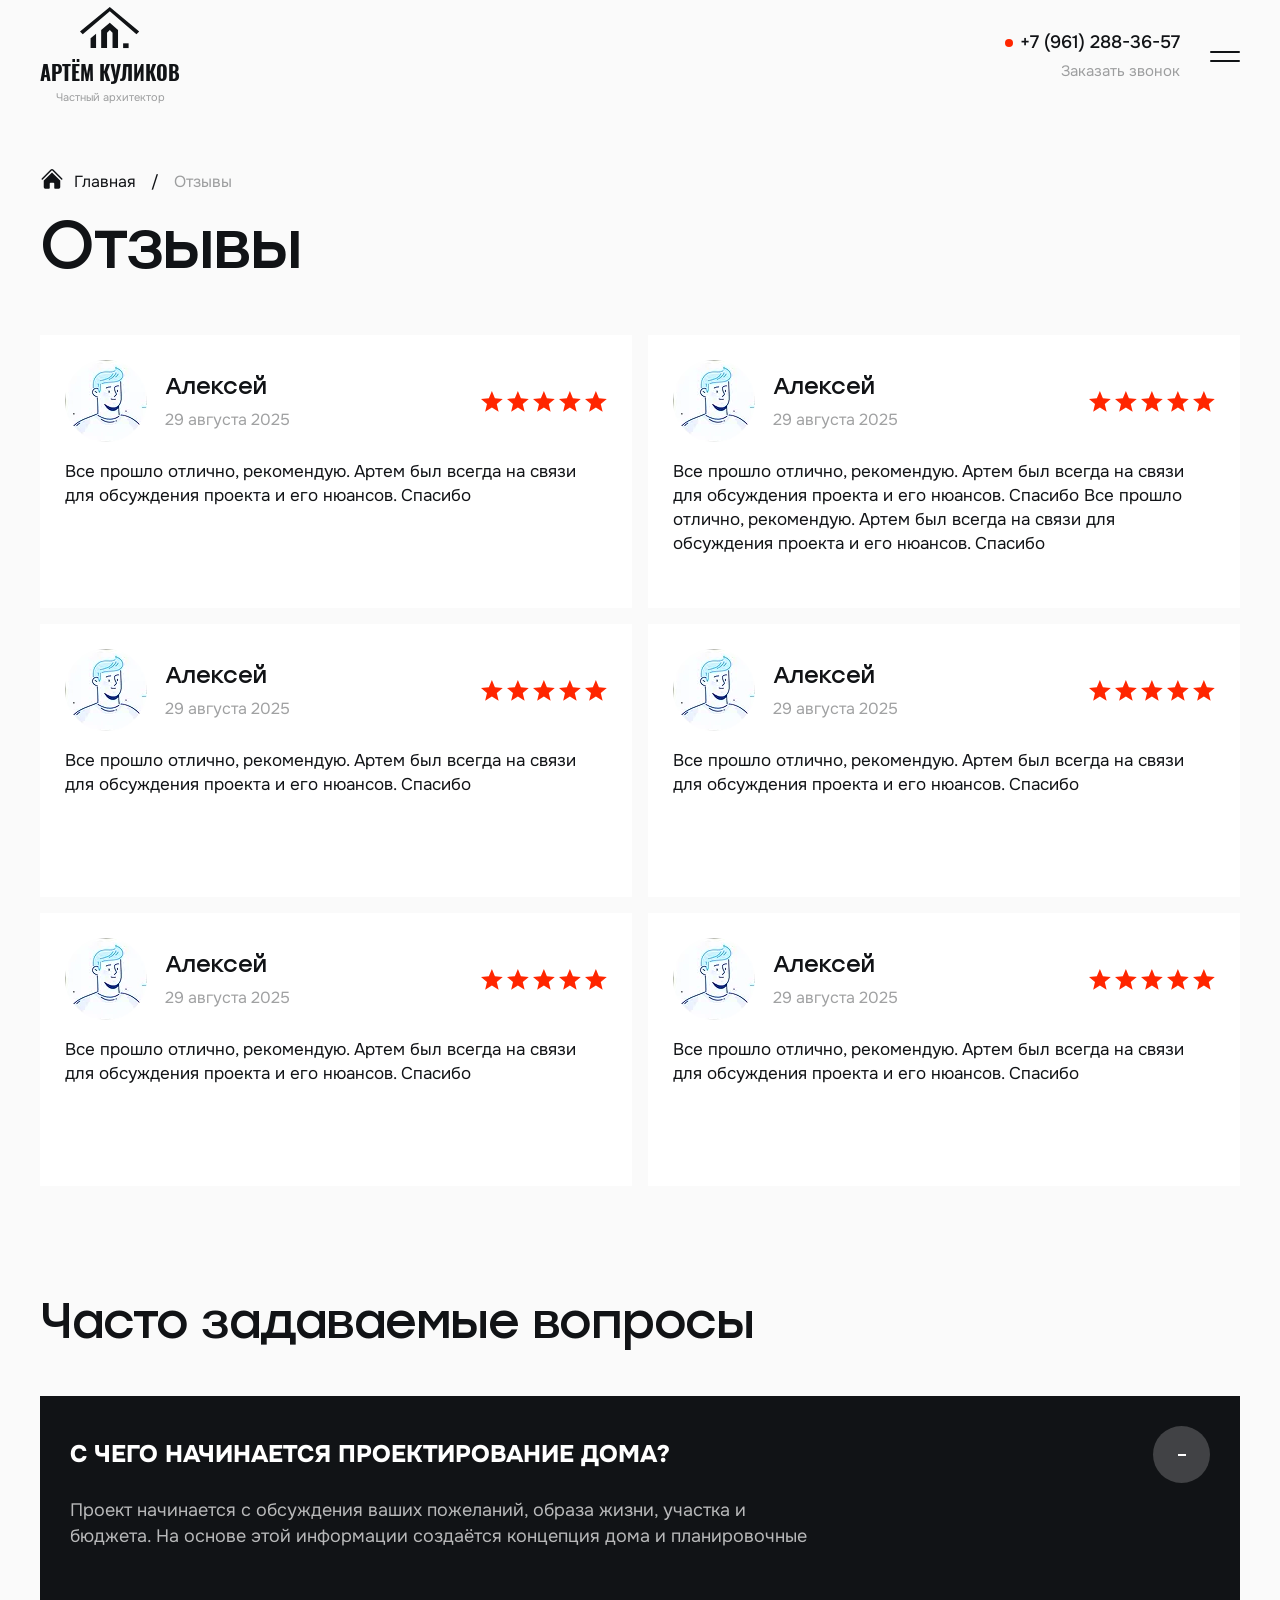
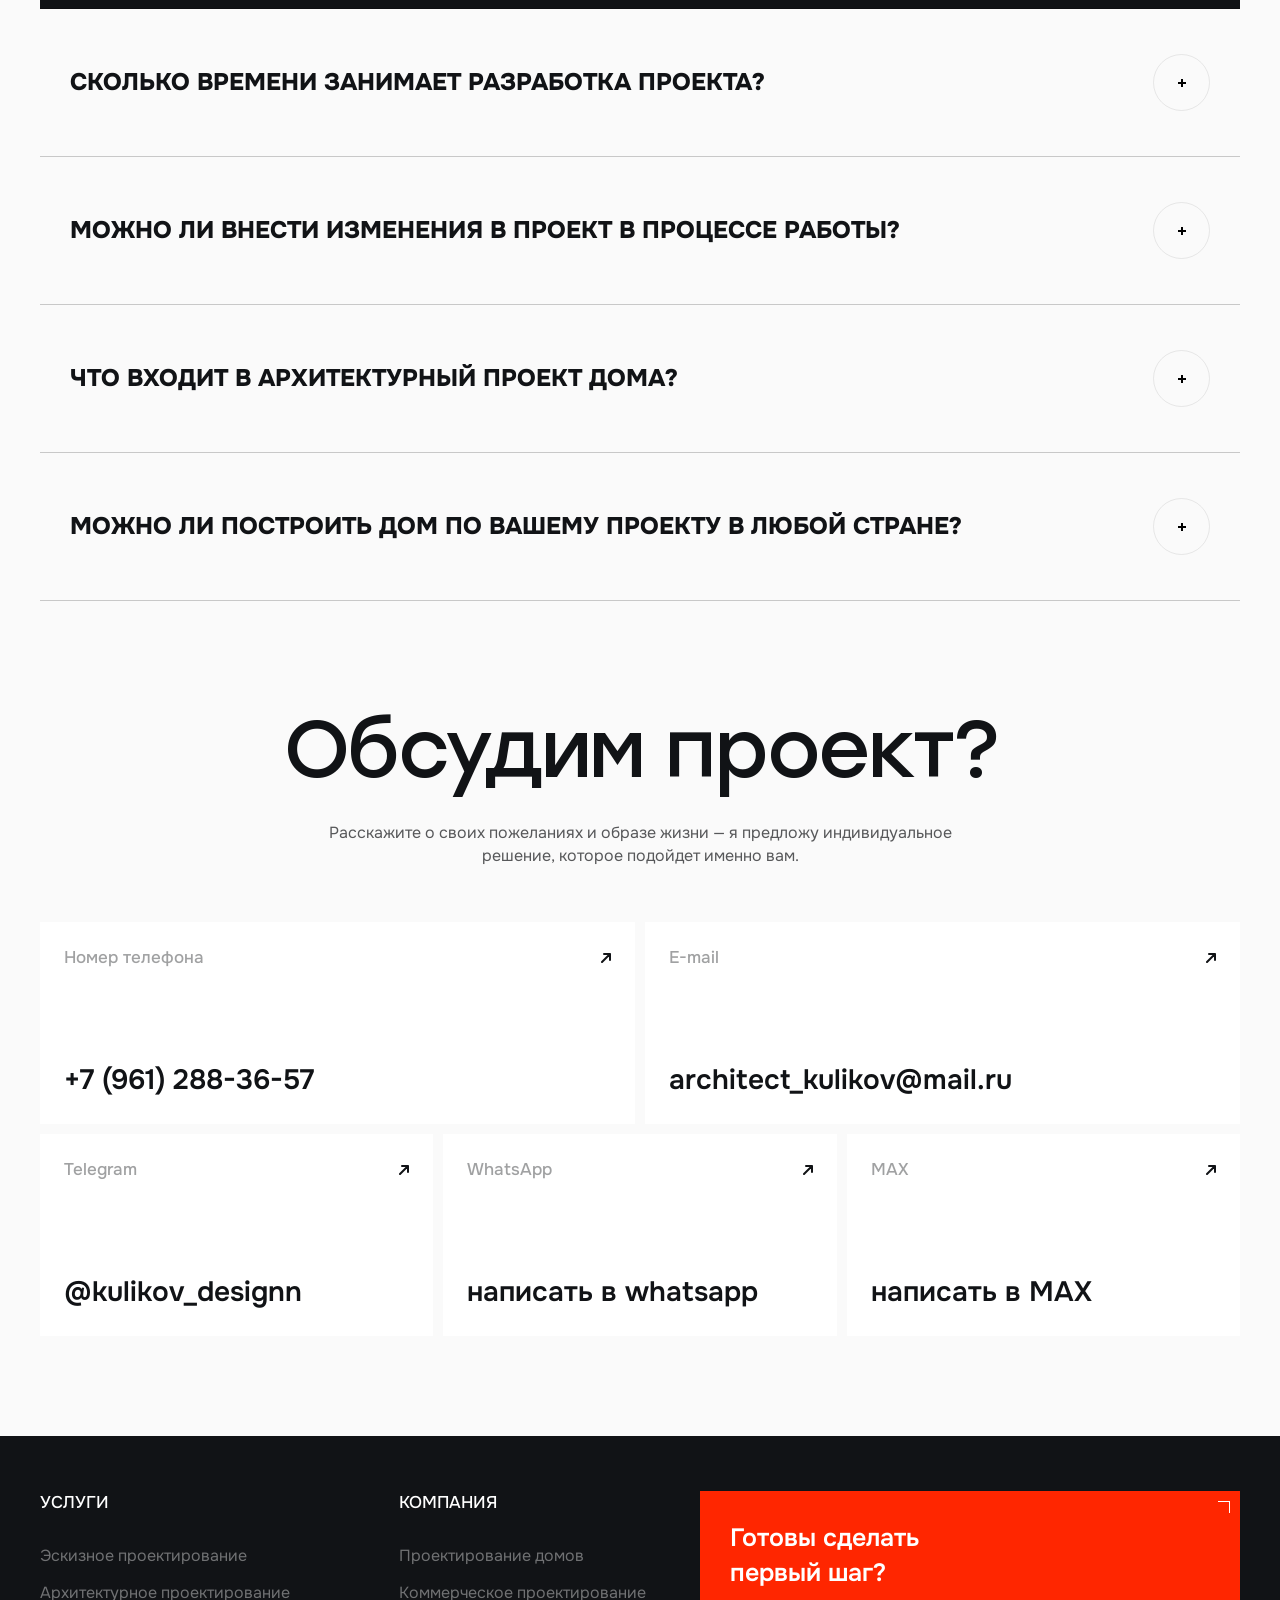
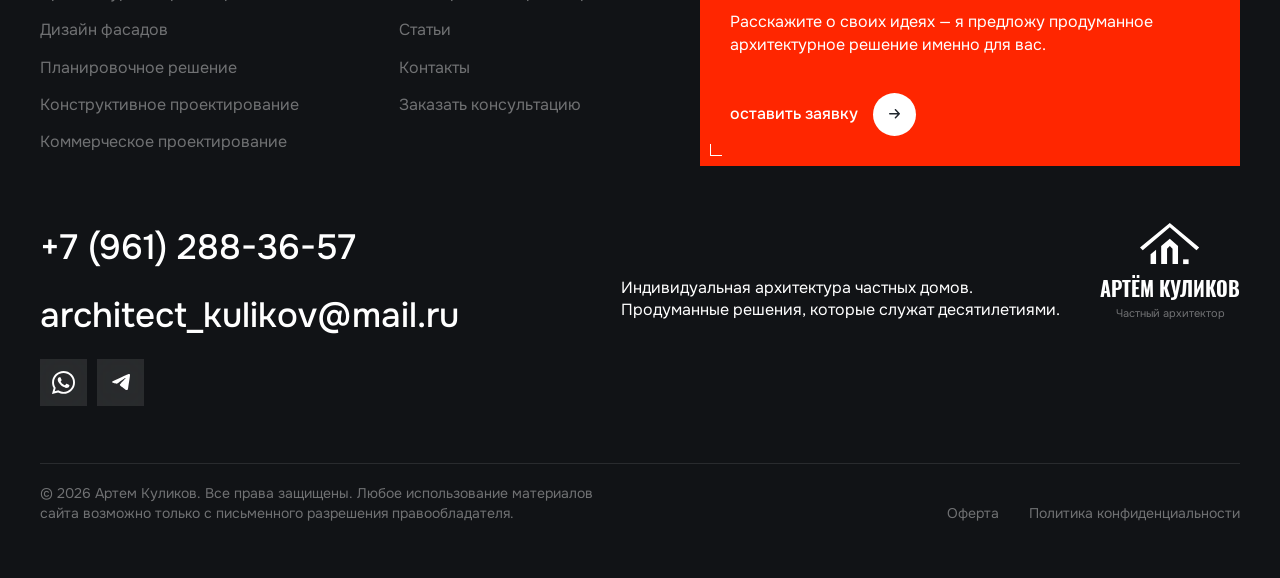
<file: reviews.html>
<!DOCTYPE html>
<html lang="ru">
<head>
    <meta http-equiv="Content-Type" content="text/html; charset=utf-8" />
    <link rel="stylesheet" href="assets/css/build/build/swiper.css">
    <link rel="stylesheet" href="assets/css/build/build/fancybox.min.css">
    <link rel="stylesheet" href="assets/css/styles.css">
    
    
    <title>Name</title>
    <meta name='keywords' content='' />
    <meta name='description' content='' />
    <meta name="viewport" content="width=device-width, initial-scale=1, maximum-scale=1, user-scalable=0" />
    <meta http-equiv="X-UA-Compatible" content="IE=edge">
    <script src="assets/js/build/swiper-bundle.min.js" defer></script> 
    <script src="assets/js/build/fancybox.min.js" defer></script>
    <script src="assets/js/main.js" defer></script>
    <script src="assets/js/swipers.js" defer></script>
    <script> </script>
</head>
<body>
<div class="page">
    <header class="header header--light">
        <div class="container">
            <div class="header__row">
                <a href="/" class="header__logo logo">
                    <picture class='logo__picture logo__picture--white'>
                        <source srcset='assets/img/icons/logo.svg' type='image/svg+xml'>
                        <img src='assets/img/icons/logo.png' alt='logo'>
                    </picture>
                    <picture class='logo__picture logo__picture--black'>
                        <source srcset='assets/img/icons/logo-black.svg' type='image/svg+xml'>
                        <img src='assets/img/icons/logo-black.png' alt='logo'>
                    </picture>
                    <div class="logo__text">
                        <p class="logo__name">Артём Куликов </p>
                        <span>Частный архитектор</span>
                    </div>
                </a>
    
                <div class="header__menu">
                    <nav class="header__nav">
                        <ul class="header__nav-list">
                            <li class="header__nav-item">
                                <p class="header__nav-link">Услуги</p>
                                <div class="header__nav-arrow"> +</div>
                                <div class="header__nav-sublist">
                                    <ul>
                                        <li><a href="#">Эскизное проектирование</a></li>
                                        <li><a href="#">Архитектурное проектирование</a></li>
                                        <li><a href="#">Дизайн фасадов</a></li>
                                        <li><a href="#">Планировочное решение</a></li>
                                        <li><a href="#">Конструктивное проектирование</a></li>
                                        <li><a href="#">Коммерческое проектирование</a></li>
                                    </ul>
                                </div>
                            </li>
                            <li class="header__nav-item">
                                <a href="#" class="header__nav-link link-hover">Проектирование домов</a>
                            </li>
                            <li class="header__nav-item">
                                <a href="#" class="header__nav-link link-hover">Коммерческое проектирование</a>
                            </li>
                            <li class="header__nav-item">
                                <a href="#" class="header__nav-link link-hover">Статьи</a>
                            </li>
                            <li class="header__nav-item">
                                <a href="#" class="header__nav-link link-hover">Контакты</a>
                            </li>
                            <li class="header__nav-item">
                                <a href="#" class="header__nav-link link-hover">Заказать консультацию</a>
                            </li>
                        </ul>
                    </nav>
    
                    <div class="header-mobile">
                        <div class="header__contacts">
                            <a href="mailto:architect_kulikov@mail.ru" class="header__mail">architect_kulikov@mail.ru</a>
                            <div class="header__networks networks">
                                <a href="#" class="network">
                                    <picture class=''>
                                        <source srcset='assets/img/icons/wa.svg' type='image/svg+xml'>
                                        <img src='assets/img/icons/wa.png' decoding='async' alt=''>
                                    </picture>
                                </a>
                                <a href="#" class="network">
                                    <picture class=''>
                                        <source srcset='assets/img/icons/tg.svg' type='image/svg+xml'>
                                        <img src='assets/img/icons/tg.png' decoding='async' alt=''>
                                    </picture>
                                </a>
                            </div>
                        </div>
                    </div>
                </div>
    
    
                <div class="header__top-right">
                    <div class="header__networks networks">
                        <a href="#" class="network">
                            <picture class=''>
                                <source srcset='assets/img/icons/wa.svg' type='image/svg+xml'>
                                <img src='assets/img/icons/wa.png' decoding='async' alt=''>
                            </picture>
                        </a>
                        <a href="#" class="network">
                            <picture class=''>
                                <source srcset='assets/img/icons/tg.svg' type='image/svg+xml'>
                                <img src='assets/img/icons/tg.png' decoding='async' alt=''>
                            </picture>
                        </a>
                    </div>
    
                    <div class="header__phone">
                        <a href="tel:+79612883657">+7 (961) 288-36-57</a>
                        <span>Заказать звонок</span>
                    </div>
    
                    <div class="header-mobile">
                        <div class="burger">
                            <span></span>
                            <span></span>
                        </div>
                    </div>
                </div>
            </div>
        </div>
    </header>
<main class="main">
    
    
    <section class='page-top'>
        <div class='container'>
            <ul class="breadcrumbs">
                <li><a href="/">Главная</a></li>
                <li>Отзывы</li>
            </ul>
    
            <h1 class="title-h1">Отзывы</h1>
        </div>
    </section>
    
    
    <section class='reviews section-offset'>
        <div class='container'>
            <div class='reviews__cards'>
                <div class="reviews__card">
                    <div class="reviews__card-top">
                        <div class="reviews__card-author">
                            <picture class='reviews__card-avatar'>
                                <source srcset='assets/img/reviews/avatar.webp' type='image/webp'>
                                <img src='assets/img/reviews/avatar.jpg' decoding='async' loading='lazy' alt=''>
                            </picture>
                            <div class="reviews__card-info">
                                <p class="reviews__card-name">Алексей</p>
                                <p class="reviews__card-date">29 августа 2025</p>
                            </div>
                        </div>
                        <div class="reviews__card-stars">
                            <picture>
                                <source srcset='assets/img/icons/star.svg' type='image/svg+xml'>
                                <img src='assets/img/icons/star.png' decoding='async' loading='lazy' alt=''>
                            </picture>
                            <picture>
                                <source srcset='assets/img/icons/star.svg' type='image/svg+xml'>
                                <img src='assets/img/icons/star.png' decoding='async' loading='lazy' alt=''>
                            </picture>
                            <picture>
                                <source srcset='assets/img/icons/star.svg' type='image/svg+xml'>
                                <img src='assets/img/icons/star.png' decoding='async' loading='lazy' alt=''>
                            </picture>
                            <picture>
                                <source srcset='assets/img/icons/star.svg' type='image/svg+xml'>
                                <img src='assets/img/icons/star.png' decoding='async' loading='lazy' alt=''>
                            </picture>
                            <picture>
                                <source srcset='assets/img/icons/star.svg' type='image/svg+xml'>
                                <img src='assets/img/icons/star.png' decoding='async' loading='lazy' alt=''>
                            </picture>
                        </div>
                    </div>
                    <div class="reviews__card-text">
                        Все прошло отлично, рекомендую. Артем был всегда на связи для обсуждения проекта и его нюансов. Спасибо
                    </div>
                </div>
    
                <div class="reviews__card">
                    <div class="reviews__card-top">
                        <div class="reviews__card-author">
                            <picture class='reviews__card-avatar'>
                                <source srcset='assets/img/reviews/avatar.webp' type='image/webp'>
                                <img src='assets/img/reviews/avatar.jpg' decoding='async' loading='lazy' alt=''>
                            </picture>
                            <div class="reviews__card-info">
                                <p class="reviews__card-name">Алексей</p>
                                <p class="reviews__card-date">29 августа 2025</p>
                            </div>
                        </div>
                        <div class="reviews__card-stars">
                            <picture>
                                <source srcset='assets/img/icons/star.svg' type='image/svg+xml'>
                                <img src='assets/img/icons/star.png' decoding='async' loading='lazy' alt=''>
                            </picture>
                            <picture>
                                <source srcset='assets/img/icons/star.svg' type='image/svg+xml'>
                                <img src='assets/img/icons/star.png' decoding='async' loading='lazy' alt=''>
                            </picture>
                            <picture>
                                <source srcset='assets/img/icons/star.svg' type='image/svg+xml'>
                                <img src='assets/img/icons/star.png' decoding='async' loading='lazy' alt=''>
                            </picture>
                            <picture>
                                <source srcset='assets/img/icons/star.svg' type='image/svg+xml'>
                                <img src='assets/img/icons/star.png' decoding='async' loading='lazy' alt=''>
                            </picture>
                            <picture>
                                <source srcset='assets/img/icons/star.svg' type='image/svg+xml'>
                                <img src='assets/img/icons/star.png' decoding='async' loading='lazy' alt=''>
                            </picture>
                        </div>
                    </div>
                    <div class="reviews__card-text">
                        Все прошло отлично, рекомендую. Артем был всегда на связи для обсуждения проекта и его нюансов. Спасибо
                        Все прошло отлично, рекомендую. Артем был всегда на связи для обсуждения проекта и его нюансов. Спасибо
                    </div>
                </div>
    
                <div class="reviews__card">
                    <div class="reviews__card-top">
                        <div class="reviews__card-author">
                            <picture class='reviews__card-avatar'>
                                <source srcset='assets/img/reviews/avatar.webp' type='image/webp'>
                                <img src='assets/img/reviews/avatar.jpg' decoding='async' loading='lazy' alt=''>
                            </picture>
                            <div class="reviews__card-info">
                                <p class="reviews__card-name">Алексей</p>
                                <p class="reviews__card-date">29 августа 2025</p>
                            </div>
                        </div>
                        <div class="reviews__card-stars">
                            <picture>
                                <source srcset='assets/img/icons/star.svg' type='image/svg+xml'>
                                <img src='assets/img/icons/star.png' decoding='async' loading='lazy' alt=''>
                            </picture>
                            <picture>
                                <source srcset='assets/img/icons/star.svg' type='image/svg+xml'>
                                <img src='assets/img/icons/star.png' decoding='async' loading='lazy' alt=''>
                            </picture>
                            <picture>
                                <source srcset='assets/img/icons/star.svg' type='image/svg+xml'>
                                <img src='assets/img/icons/star.png' decoding='async' loading='lazy' alt=''>
                            </picture>
                            <picture>
                                <source srcset='assets/img/icons/star.svg' type='image/svg+xml'>
                                <img src='assets/img/icons/star.png' decoding='async' loading='lazy' alt=''>
                            </picture>
                            <picture>
                                <source srcset='assets/img/icons/star.svg' type='image/svg+xml'>
                                <img src='assets/img/icons/star.png' decoding='async' loading='lazy' alt=''>
                            </picture>
                        </div>
                    </div>
                    <div class="reviews__card-text">
                        Все прошло отлично, рекомендую. Артем был всегда на связи для обсуждения проекта и его нюансов. Спасибо
                    </div>
                </div>
    
                <div class="reviews__card">
                    <div class="reviews__card-top">
                        <div class="reviews__card-author">
                            <picture class='reviews__card-avatar'>
                                <source srcset='assets/img/reviews/avatar.webp' type='image/webp'>
                                <img src='assets/img/reviews/avatar.jpg' decoding='async' loading='lazy' alt=''>
                            </picture>
                            <div class="reviews__card-info">
                                <p class="reviews__card-name">Алексей</p>
                                <p class="reviews__card-date">29 августа 2025</p>
                            </div>
                        </div>
                        <div class="reviews__card-stars">
                            <picture>
                                <source srcset='assets/img/icons/star.svg' type='image/svg+xml'>
                                <img src='assets/img/icons/star.png' decoding='async' loading='lazy' alt=''>
                            </picture>
                            <picture>
                                <source srcset='assets/img/icons/star.svg' type='image/svg+xml'>
                                <img src='assets/img/icons/star.png' decoding='async' loading='lazy' alt=''>
                            </picture>
                            <picture>
                                <source srcset='assets/img/icons/star.svg' type='image/svg+xml'>
                                <img src='assets/img/icons/star.png' decoding='async' loading='lazy' alt=''>
                            </picture>
                            <picture>
                                <source srcset='assets/img/icons/star.svg' type='image/svg+xml'>
                                <img src='assets/img/icons/star.png' decoding='async' loading='lazy' alt=''>
                            </picture>
                            <picture>
                                <source srcset='assets/img/icons/star.svg' type='image/svg+xml'>
                                <img src='assets/img/icons/star.png' decoding='async' loading='lazy' alt=''>
                            </picture>
                        </div>
                    </div>
                    <div class="reviews__card-text">
                        Все прошло отлично, рекомендую. Артем был всегда на связи для обсуждения проекта и его нюансов. Спасибо
                    </div>
                </div>
    
                <div class="reviews__card">
                    <div class="reviews__card-top">
                        <div class="reviews__card-author">
                            <picture class='reviews__card-avatar'>
                                <source srcset='assets/img/reviews/avatar.webp' type='image/webp'>
                                <img src='assets/img/reviews/avatar.jpg' decoding='async' loading='lazy' alt=''>
                            </picture>
                            <div class="reviews__card-info">
                                <p class="reviews__card-name">Алексей</p>
                                <p class="reviews__card-date">29 августа 2025</p>
                            </div>
                        </div>
                        <div class="reviews__card-stars">
                            <picture>
                                <source srcset='assets/img/icons/star.svg' type='image/svg+xml'>
                                <img src='assets/img/icons/star.png' decoding='async' loading='lazy' alt=''>
                            </picture>
                            <picture>
                                <source srcset='assets/img/icons/star.svg' type='image/svg+xml'>
                                <img src='assets/img/icons/star.png' decoding='async' loading='lazy' alt=''>
                            </picture>
                            <picture>
                                <source srcset='assets/img/icons/star.svg' type='image/svg+xml'>
                                <img src='assets/img/icons/star.png' decoding='async' loading='lazy' alt=''>
                            </picture>
                            <picture>
                                <source srcset='assets/img/icons/star.svg' type='image/svg+xml'>
                                <img src='assets/img/icons/star.png' decoding='async' loading='lazy' alt=''>
                            </picture>
                            <picture>
                                <source srcset='assets/img/icons/star.svg' type='image/svg+xml'>
                                <img src='assets/img/icons/star.png' decoding='async' loading='lazy' alt=''>
                            </picture>
                        </div>
                    </div>
                    <div class="reviews__card-text">
                        Все прошло отлично, рекомендую. Артем был всегда на связи для обсуждения проекта и его нюансов. Спасибо
                    </div>
                </div>
    
                <div class="reviews__card">
                    <div class="reviews__card-top">
                        <div class="reviews__card-author">
                            <picture class='reviews__card-avatar'>
                                <source srcset='assets/img/reviews/avatar.webp' type='image/webp'>
                                <img src='assets/img/reviews/avatar.jpg' decoding='async' loading='lazy' alt=''>
                            </picture>
                            <div class="reviews__card-info">
                                <p class="reviews__card-name">Алексей</p>
                                <p class="reviews__card-date">29 августа 2025</p>
                            </div>
                        </div>
                        <div class="reviews__card-stars">
                            <picture>
                                <source srcset='assets/img/icons/star.svg' type='image/svg+xml'>
                                <img src='assets/img/icons/star.png' decoding='async' loading='lazy' alt=''>
                            </picture>
                            <picture>
                                <source srcset='assets/img/icons/star.svg' type='image/svg+xml'>
                                <img src='assets/img/icons/star.png' decoding='async' loading='lazy' alt=''>
                            </picture>
                            <picture>
                                <source srcset='assets/img/icons/star.svg' type='image/svg+xml'>
                                <img src='assets/img/icons/star.png' decoding='async' loading='lazy' alt=''>
                            </picture>
                            <picture>
                                <source srcset='assets/img/icons/star.svg' type='image/svg+xml'>
                                <img src='assets/img/icons/star.png' decoding='async' loading='lazy' alt=''>
                            </picture>
                            <picture>
                                <source srcset='assets/img/icons/star.svg' type='image/svg+xml'>
                                <img src='assets/img/icons/star.png' decoding='async' loading='lazy' alt=''>
                            </picture>
                        </div>
                    </div>
                    <div class="reviews__card-text">
                        Все прошло отлично, рекомендую. Артем был всегда на связи для обсуждения проекта и его нюансов. Спасибо
                    </div>
                </div>
            </div>
        </div>
    </section>
    
    
    <section class='faq section-offset'>
        <div class='container section__wrap'>
            <div class="section__top">
                <div class="faq__title">
                    <p class='title-h2'>Часто задаваемые вопросы</p>
                </div>
            </div>
    
            <div class="faq__list">
                <div class="faq__item accordion">
                    <div class="faq__question">
                        <p>С чего начинается проектирование дома?</p>
                        <div class="faq__btn"></div>
                    </div>
                    <div class="accordion__content">
                        <div class="faq__answer">
                            Проект начинается с обсуждения ваших пожеланий, образа жизни, участка и бюджета. На основе этой информации создаётся концепция дома и планировочные решения.
                        </div>
                    </div>
                </div>
    
                <div class="faq__item accordion">
                    <div class="faq__question">
                        <p>Сколько времени занимает разработка проекта?</p>
                        <div class="faq__btn"></div>
                    </div>
                    <div class="accordion__content">
                        <div class="faq__answer">
                            Проект начинается с обсуждения ваших пожеланий, образа жизни, участка и бюджета. На основе этой информации создаётся концепция дома и планировочные решения.
                            Проект начинается с обсуждения ваших пожеланий, образа жизни, участка и бюджета. На основе этой информации создаётся концепция дома и планировочные решения.
                        </div>
                    </div>
                </div>
    
                <div class="faq__item accordion">
                    <div class="faq__question">
                        <p>Можно ли внести изменения в проект в процессе работы?</p>
                        <div class="faq__btn"></div>
                    </div>
                    <div class="accordion__content">
                        <div class="faq__answer">
                            Проект начинается с обсуждения ваших пожеланий, образа жизни, участка и бюджета. На основе этой информации создаётся концепция дома и планировочные решения.
                        </div>
                    </div>
                </div>
    
                <div class="faq__item accordion">
                    <div class="faq__question">
                        <p>Что входит в архитектурный проект дома?</p>
                        <div class="faq__btn"></div>
                    </div>
                    <div class="accordion__content">
                        <div class="faq__answer">
                            Проект начинается с обсуждения ваших пожеланий, образа жизни, участка и бюджета. На основе этой информации создаётся концепция дома и планировочные решения.
                        </div>
                    </div>
                </div>
    
                <div class="faq__item accordion">
                    <div class="faq__question">
                        <p>Можно ли построить дом по вашему проекту в любой стране?</p>
                        <div class="faq__btn"></div>
                    </div>
                    <div class="accordion__content">
                        <div class="faq__answer">
                            Проект начинается с обсуждения ваших пожеланий, образа жизни, участка и бюджета. На основе этой информации создаётся концепция дома и планировочные решения.
                        </div>
                    </div>
                </div>
            </div>
        </div>
    </section>
    
    
    <section class="contacts section-offset">
        <div class="container">
            <div class="contacts__top">
                <p class="contacts__title">Обсудим проект?</p>
                <p class="contacts__subtitle">Расскажите о своих пожеланиях и образе жизни — я предложу индивидуальное решение, которое подойдет именно вам.</p>
            </div>
    
            <div class="contacts__cards">
                <div class="contacts__card animation-item scale-item">
                    <div class="contacts__card-top">
                        <p>Номер телефона</p>
                        <svg width="10" height="10" viewBox="0 0 10 10" fill="none" xmlns="http://www.w3.org/2000/svg">
                            <path d="M1 9L9 1M9 1H3M9 1V7" stroke="#111316" stroke-width="2" stroke-linecap="round" stroke-linejoin="round" />
                        </svg>
                    </div>
                    <a href="tel:+7 (961) 288-36-57" class="contacts__card-link link-hover">+7 (961) 288-36-57</a>
                </div>
                <div class="contacts__card animation-item scale-item">
                    <div class="contacts__card-top">
                        <p>E-mail</p>
                        <svg width="10" height="10" viewBox="0 0 10 10" fill="none" xmlns="http://www.w3.org/2000/svg">
                            <path d="M1 9L9 1M9 1H3M9 1V7" stroke="#111316" stroke-width="2" stroke-linecap="round" stroke-linejoin="round" />
                        </svg>
                    </div>
                    <a href="mailto:architect_kulikov@mail.ru" class="contacts__card-link link-hover">architect_kulikov@mail.ru</a>
                </div>
                <div class="contacts__card animation-item scale-item">
                    <div class="contacts__card-top">
                        <p>Telegram</p>
                        <svg width="10" height="10" viewBox="0 0 10 10" fill="none" xmlns="http://www.w3.org/2000/svg">
                            <path d="M1 9L9 1M9 1H3M9 1V7" stroke="#111316" stroke-width="2" stroke-linecap="round" stroke-linejoin="round" />
                        </svg>
                    </div>
                    <a href="#" class="contacts__card-link link-hover">@kulikov_designn</a>
                </div>
                <div class="contacts__card animation-item scale-item">
                    <div class="contacts__card-top">
                        <p>WhatsApp</p>
                        <svg width="10" height="10" viewBox="0 0 10 10" fill="none" xmlns="http://www.w3.org/2000/svg">
                            <path d="M1 9L9 1M9 1H3M9 1V7" stroke="#111316" stroke-width="2" stroke-linecap="round" stroke-linejoin="round" />
                        </svg>
                    </div>
                    <a href="#" class="contacts__card-link link-hover">написать в whatsapp</a>
                </div>
                <div class="contacts__card animation-item scale-item">
                    <div class="contacts__card-top">
                        <p>MAX</p>
                        <svg width="10" height="10" viewBox="0 0 10 10" fill="none" xmlns="http://www.w3.org/2000/svg">
                            <path d="M1 9L9 1M9 1H3M9 1V7" stroke="#111316" stroke-width="2" stroke-linecap="round" stroke-linejoin="round" />
                        </svg>
                    </div>
                    <a href="#" class="contacts__card-link link-hover">написать в MAX</a>
                </div>
            </div>
        </div>
    </section></main>
    
    <footer class="footer">
        <div class="container">
            <div class="footer__top footer__row">
                <div class="footer__nav">
                    <div class="footer__nav-item">
                        <p class="footer__nav-title">Услуги</p>
                        <ul class="footer__nav-list">
                            <li><a href="#">Эскизное проектирование</a></li>
                            <li><a href="#">Архитектурное проектирование</a></li>
                            <li><a href="#">Дизайн фасадов</a></li>
                            <li><a href="#">Планировочное решение</a></li>
                            <li><a href="#">Конструктивное проектирование</a></li>
                            <li><a href="#">Коммерческое проектирование</a></li>
                        </ul>
                    </div>
                    <div class="footer__nav-item">
                        <p class="footer__nav-title">Компания</p>
                        <ul class="footer__nav-list">
                            <li><a href="#">Проектирование домов</a></li>
                            <li><a href="#">Коммерческое проектирование</a></li>
                            <li><a href="#">Статьи</a></li>
                            <li><a href="#">Контакты</a></li>
                            <li><a href="#">Заказать консультацию</a></li>
                        </ul>
                    </div>
                </div>
    
                <div class="footer__card card-decor">
                    <p class="footer__card-title">Готовы сделать первый шаг?</p>
                    <p class="footer__card-subtitle">Расскажите о своих идеях — я предложу продуманное архитектурное решение именно для вас.</p>
                    <button class='footer__card-btn popup-btn' data-path='popup-change'>
                        <span>оставить заявку</span>
                        <div class="footer__card-btn-icon">
                            <svg width="11" height="10" viewBox="0 0 11 10" fill="none" xmlns="http://www.w3.org/2000/svg">
                                <path d="M0.75 4.75847H10.2246M10.2246 4.75847L6.43475 0.75M10.2246 4.75847L6.43475 8.76695" stroke="#20272E" stroke-width="1.5" stroke-linecap="round" stroke-linejoin="round" />
                            </svg>
                        </div>
                    </button>
                </div>
            </div>
    
            <div class="footer__midle footer__row">
                <div class="footer__contacts">
                    <div class="footer__contacts-links">
                        <a href="tel:+79612883657" class="link-hover">+7 (961) 288-36-57</a>
                        <a href="mailto:architect_kulikov@mail.ru" class="link-hover">architect_kulikov@mail.ru</a>
                    </div>
                    <div class="networks">
                        <a href="#" class="network">
                            <picture class=''>
                                <source srcset='assets/img/icons/wa.svg' type='image/svg+xml'>
                                <img src='assets/img/icons/wa.png' decoding='async' alt=''>
                            </picture>
                        </a>
                        <a href="#" class="network">
                            <picture class=''>
                                <source srcset='assets/img/icons/tg.svg' type='image/svg+xml'>
                                <img src='assets/img/icons/tg.png' decoding='async' alt=''>
                            </picture>
                        </a>
                    </div>
                </div>
    
                <div class="footer__info">
                    <p class="footer__info-text">Индивидуальная архитектура частных домов. Продуманные решения, которые служат десятилетиями.</p>
                    <a href="/" class="footer__logo logo">
                        <picture class='logo__picture logo__picture--white'>
                            <source srcset='assets/img/icons/logo.svg' type='image/svg+xml'>
                            <img src='assets/img/icons/logo.png' alt='logo'>
                        </picture>
                        <div class="logo__text">
                            <p class="logo__name">Артём Куликов </p>
                            <span>Частный архитектор</span>
                        </div>
                    </a>
                </div>
            </div>
    
            <div class="footer__bottom footer__row">
                <div class="footer__copy">
                    <p>© 2026 Артем Куликов. Все права защищены. Любое использование материалов сайта возможно только с письменного разрешения правообладателя.</p>
                </div>
                <div class="footer__bottom-links">
                    <a href="#">Оферта</a>
                    <a href="#">Политика конфиденциальности</a>
                </div>
            </div>
        </div>
    </footer>
    <!-- Pop-up -->
    <div class="popup" data-target="popup-change"> 
        <div class="popup__body">
            <div class="popup__content">
                <div class="popup__text">
                    <div class="popup__top">
                        <p class="popup__title original-title">Готовы сделать первый шаг?</p>
                        <picture class="close-popup close-popup-btn popup__close">
                            <source srcset="assets/img/icons/popup-close.svg" type="image/svg+xml">
                            <img src="assets/img/icons/popup-close.png" alt="close_popup">
                        </picture> 
                    </div>
                    <p class="popup__subtitle">Расскажите о своих идеях — я предложу продуманное архитектурное решение именно для вас.</p>
                </div>
    
                <form class="popup__form white">
                    <div class="form-input">
                        <label>Ваше имя</label>
                        <input type="text" name="name" placeholder="Введите имя">
                    </div>
                    <div class="form-input">
                        <label>Ваш E-mail</label>
                        <input type="email" name="name" placeholder="Введите электронный адрес">
                    </div>
                    <button type="submit" class="primary-btn hover-black"><span>Отправить</span></button>
                    <div class="politic">
                        <input type="checkbox" id="popup-politic">
                        <label for="popup-politic">Я даю свое согласие на обработку персональных данных в соответствии 
                            с ФЗ №152-ФЗ “О персональных данных” на условиях и для целей, определенных <a href="#">Политикой Конфиденциальности.</a></label>
                    </div>
                </form>
            </div>
        </div>
    </div>
    
    
    <div class="popup popup-response"> 
        <div class="popup__body">
            <div class="popup__content">
                <div class="popup__text popup-response__wrapper">
                    <div class="popup__top">
                        <h3 class="popup__title original-title">Ваша заявка принята</h3>
                        <picture class="close-popup close-popup-btn popup__close">
                            <source srcset="assets/img/icons/popup-close.svg" type="image/svg+xml">
                            <img src="assets/img/icons/popup-close.png" alt="close_popup">
                        </picture> 
                    </div>
                    <p>Свяжемся с Вами в течении 2-х минут для уточнения деталей</p>
                </div>
    
            </div>
        </div>
    </div>

</div>
</body>
</html>
</file>
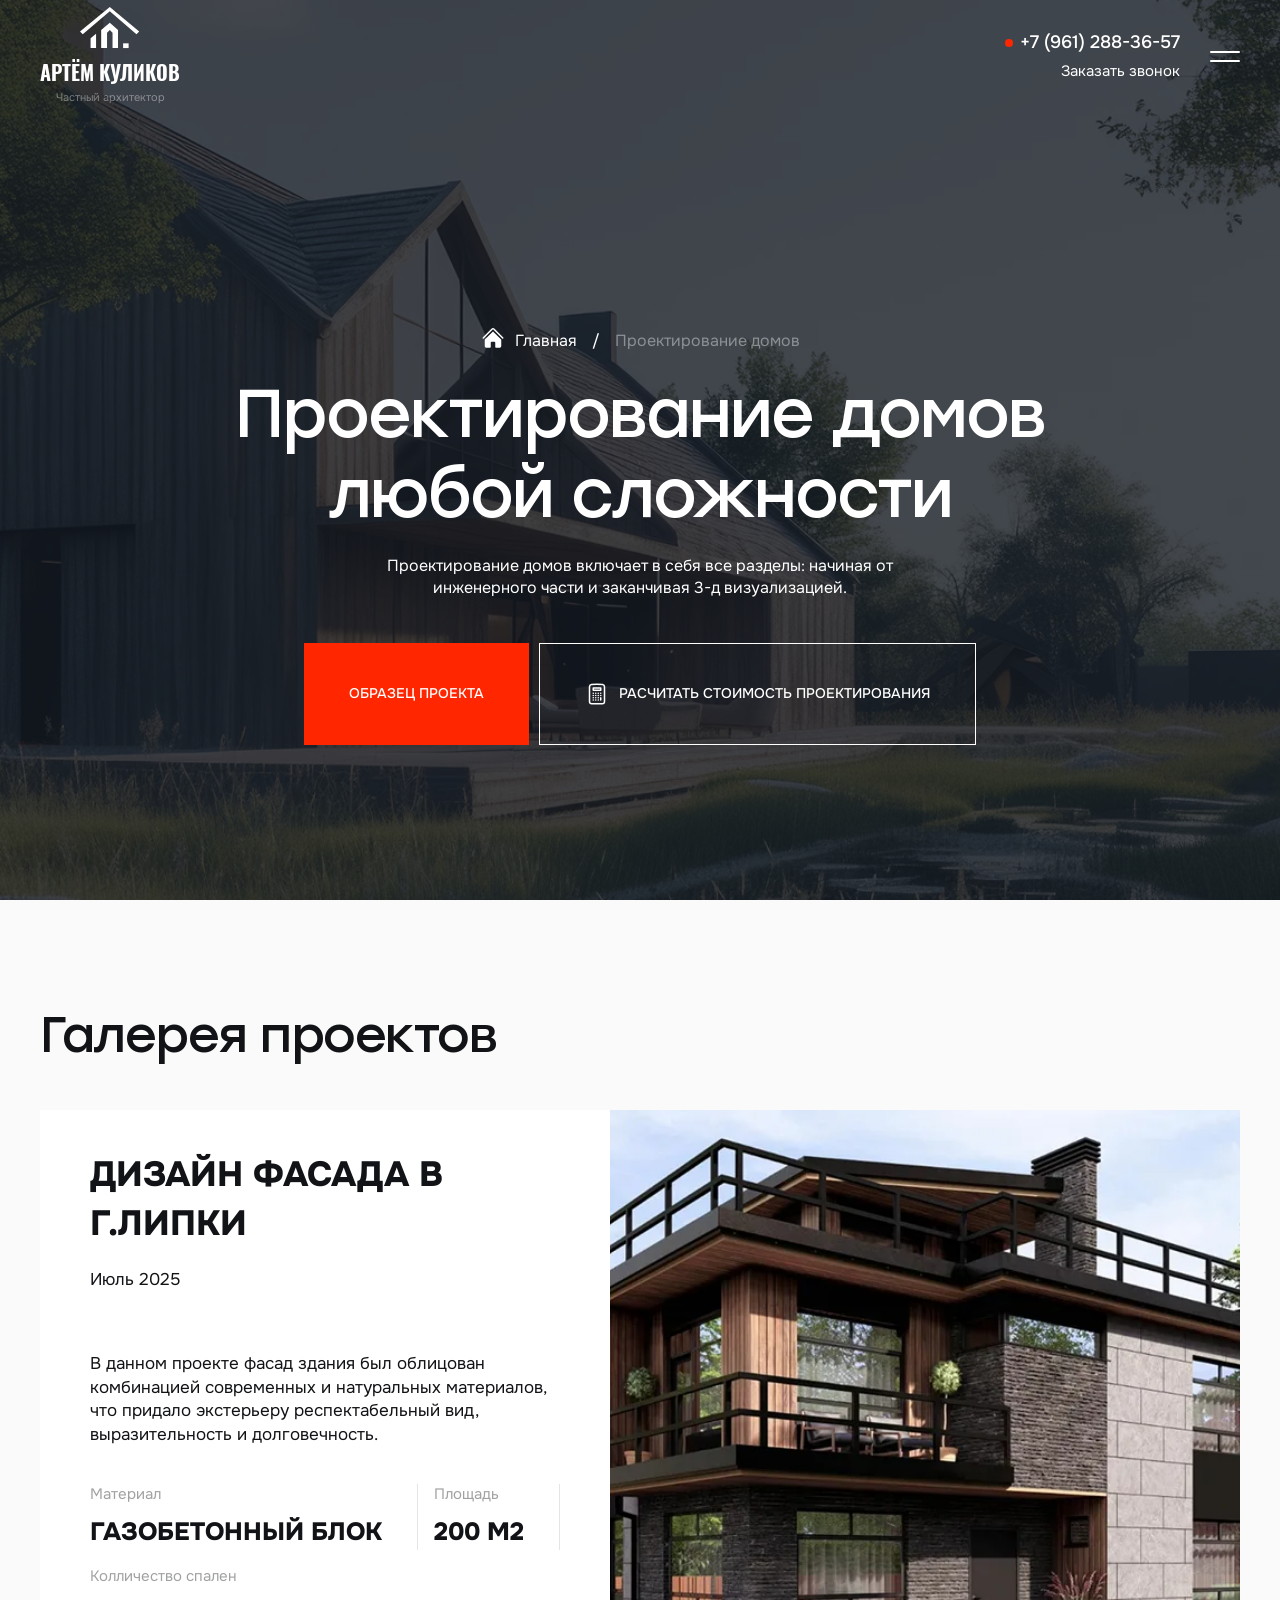
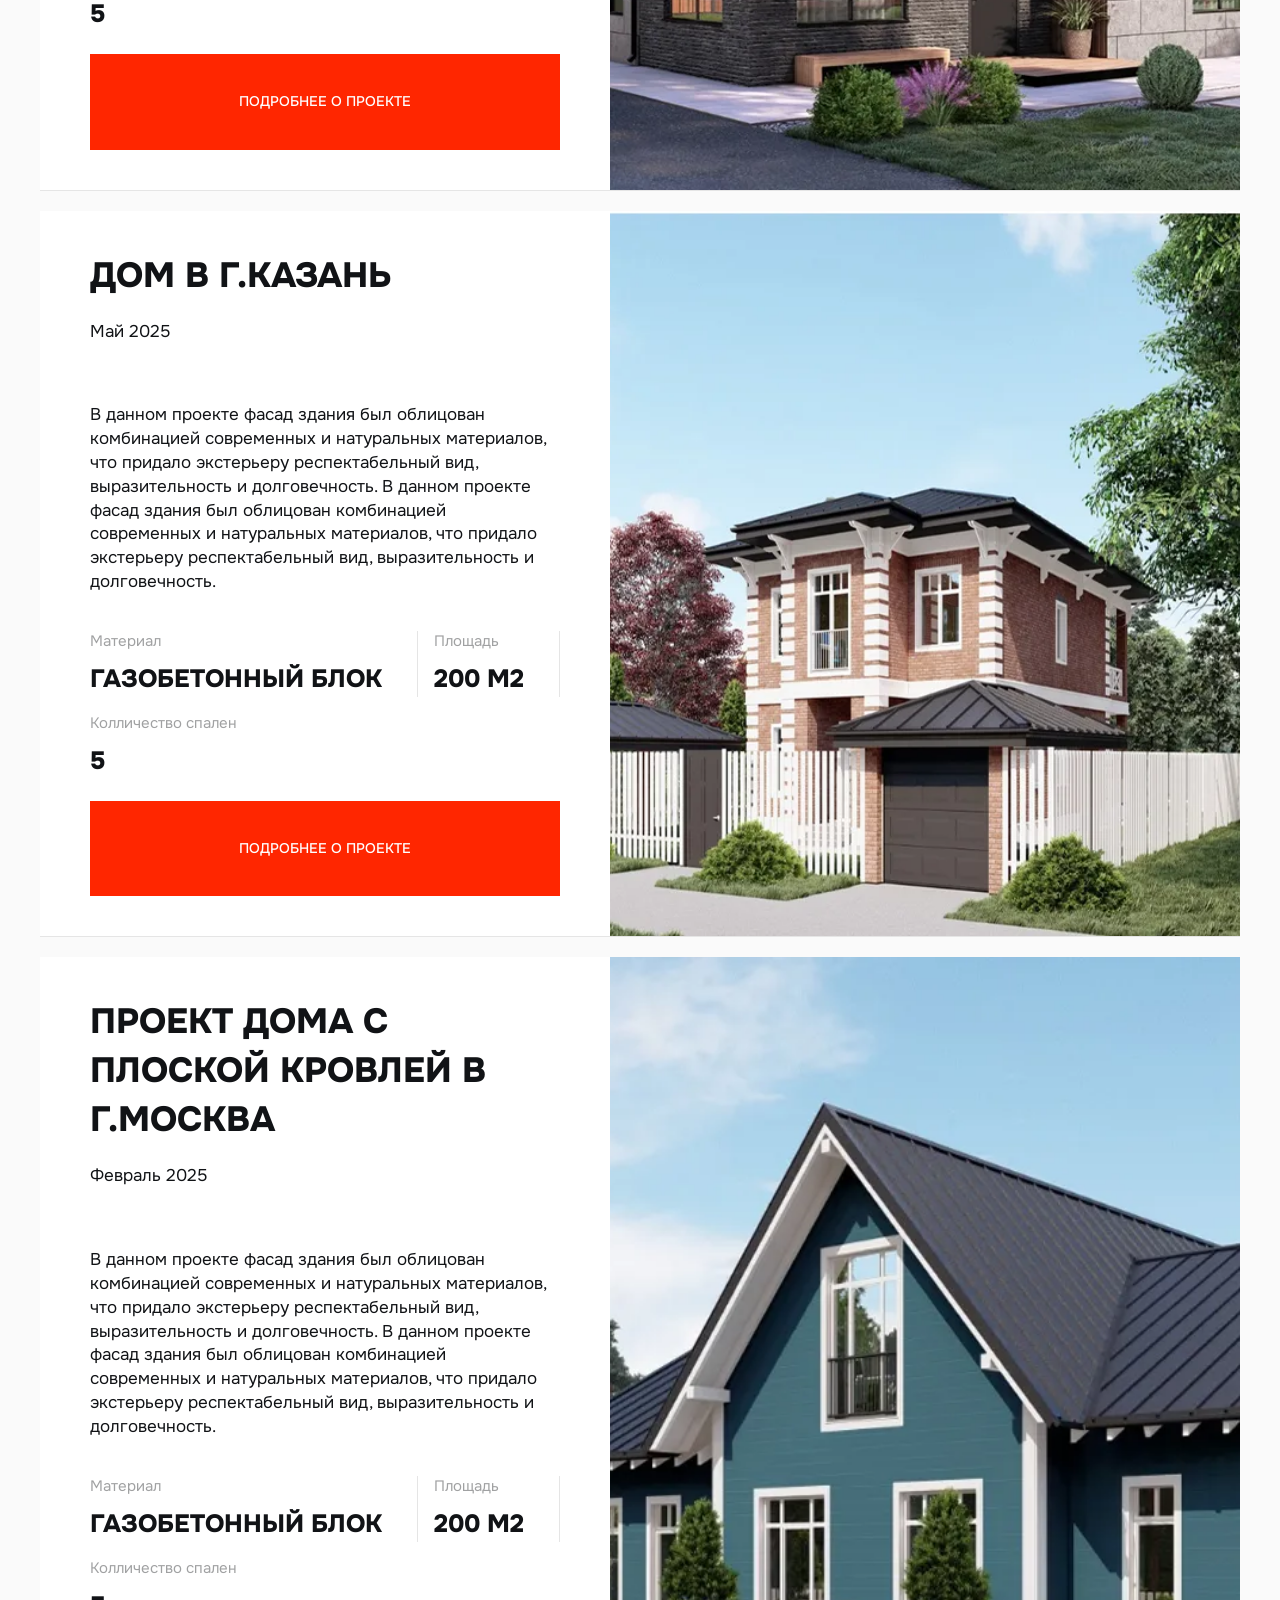
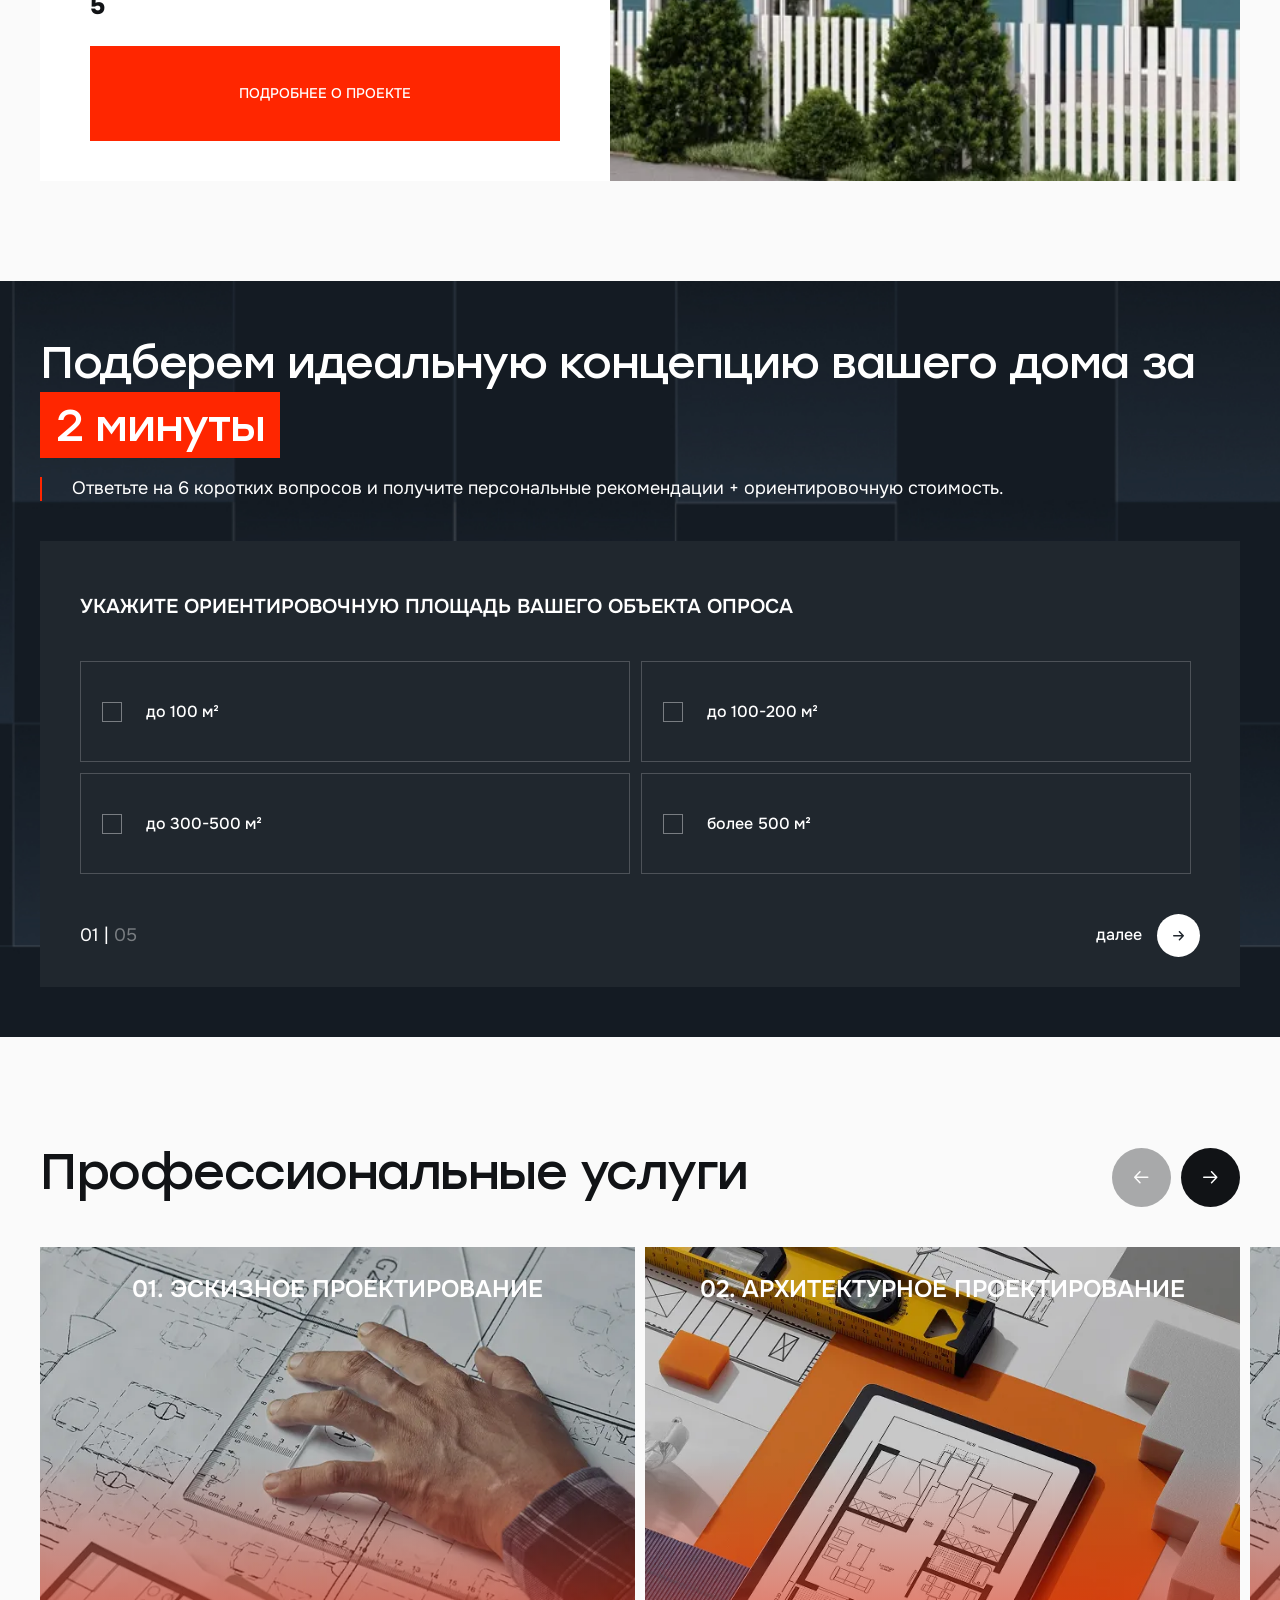
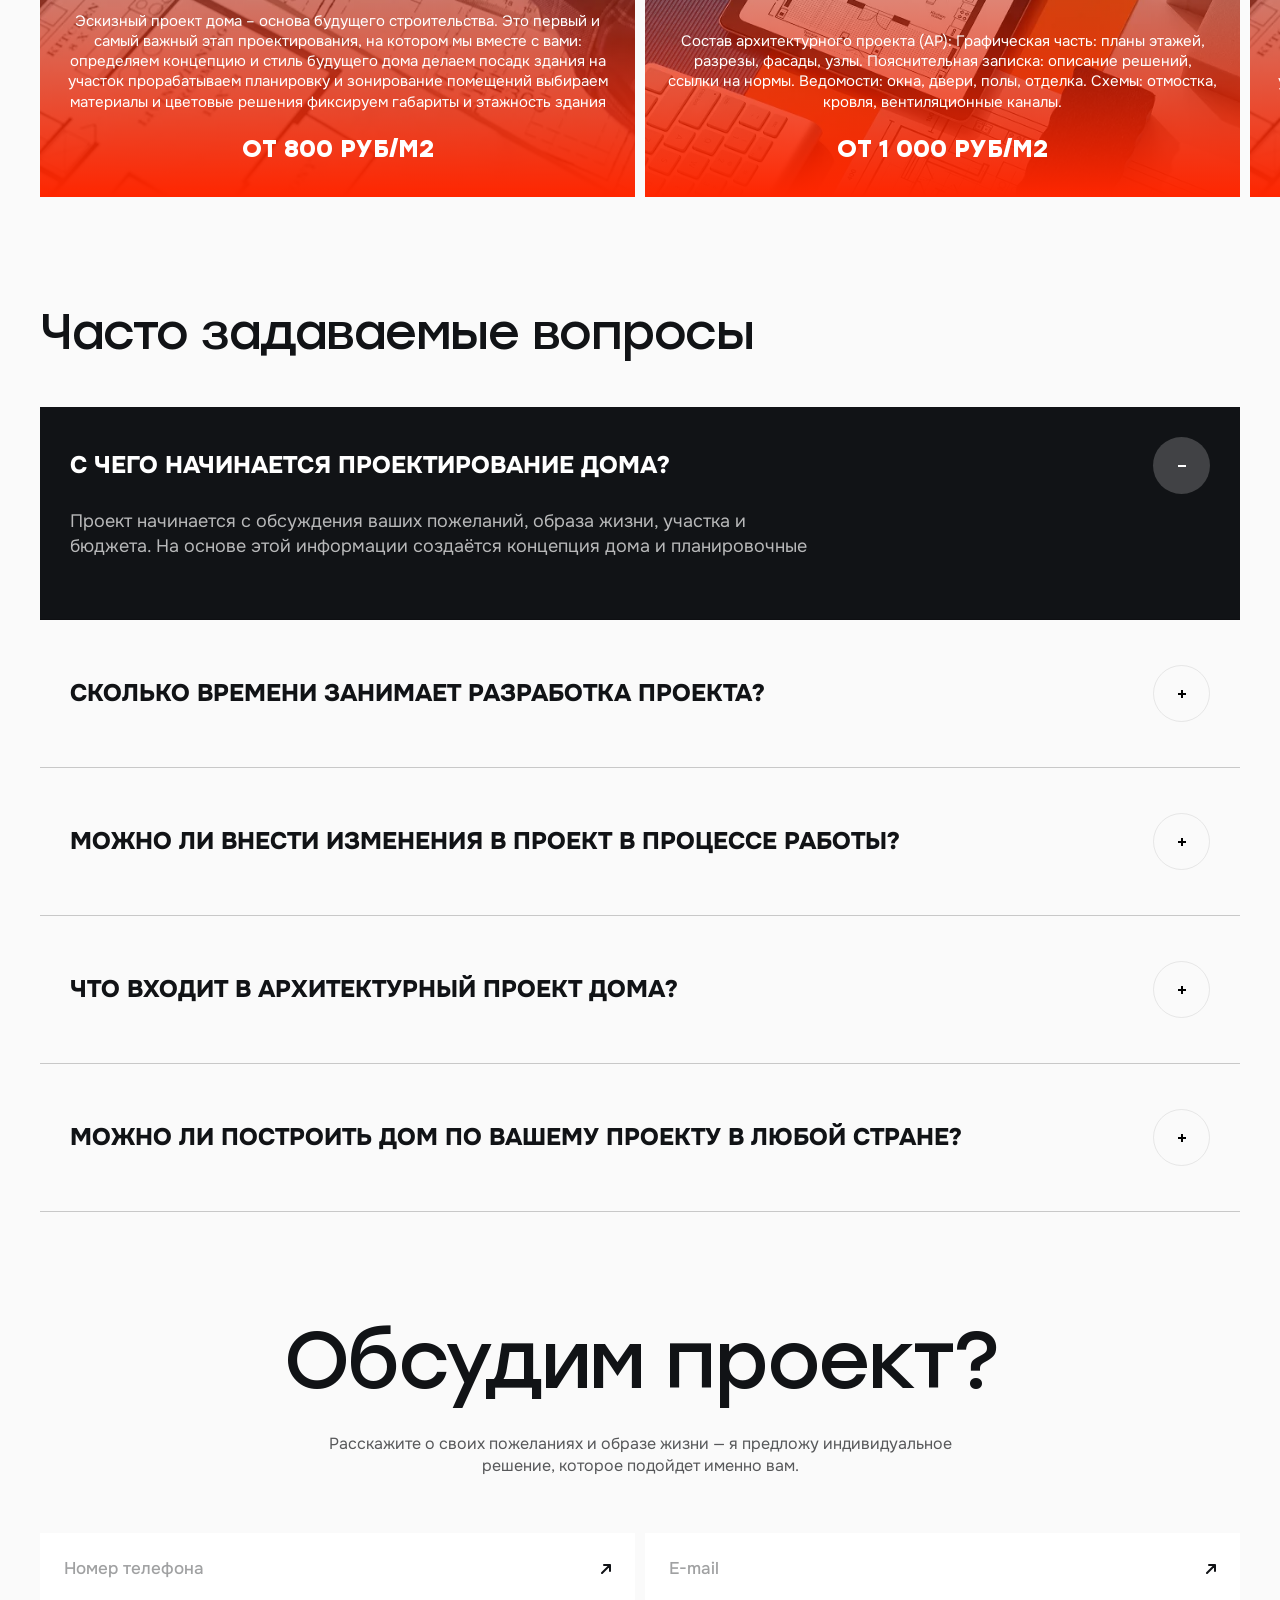
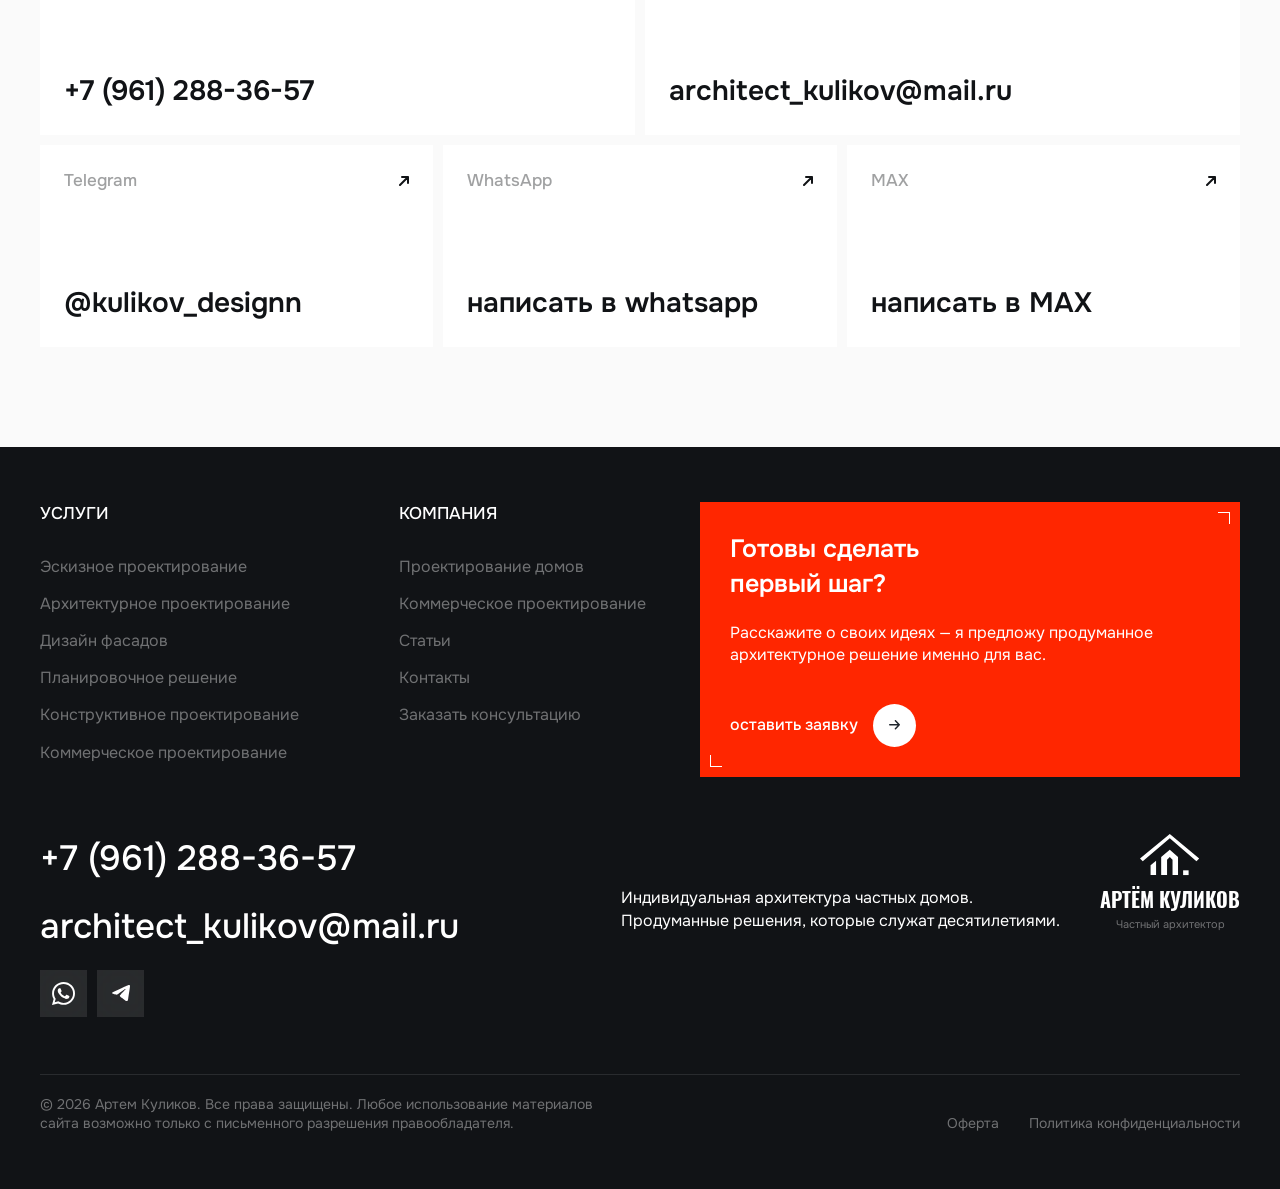
<file: service-1.html>
<!DOCTYPE html>
<html lang="ru">
<head>
    <meta http-equiv="Content-Type" content="text/html; charset=utf-8" />
    <link rel="stylesheet" href="assets/css/build/build/swiper.css">
    <link rel="stylesheet" href="assets/css/build/build/fancybox.min.css">
    <link rel="stylesheet" href="assets/css/styles.css">
    
    
    <title>Name</title>
    <meta name='keywords' content='' />
    <meta name='description' content='' />
    <meta name="viewport" content="width=device-width, initial-scale=1, maximum-scale=1, user-scalable=0" />
    <meta http-equiv="X-UA-Compatible" content="IE=edge">
    <script src="assets/js/build/swiper-bundle.min.js" defer></script> 
    <script src="assets/js/build/fancybox.min.js" defer></script>
    <script src="assets/js/main.js" defer></script>
    <script src="assets/js/swipers.js" defer></script>
    <script> </script>
</head>
<body>
<div class="page">
    <header class="header header--light">
        <div class="container">
            <div class="header__row">
                <a href="/" class="header__logo logo">
                    <picture class='logo__picture logo__picture--white'>
                        <source srcset='assets/img/icons/logo.svg' type='image/svg+xml'>
                        <img src='assets/img/icons/logo.png' alt='logo'>
                    </picture>
                    <picture class='logo__picture logo__picture--black'>
                        <source srcset='assets/img/icons/logo-black.svg' type='image/svg+xml'>
                        <img src='assets/img/icons/logo-black.png' alt='logo'>
                    </picture>
                    <div class="logo__text">
                        <p class="logo__name">Артём Куликов </p>
                        <span>Частный архитектор</span>
                    </div>
                </a>
    
                <div class="header__menu">
                    <nav class="header__nav">
                        <ul class="header__nav-list">
                            <li class="header__nav-item">
                                <p class="header__nav-link">Услуги</p>
                                <div class="header__nav-arrow"> +</div>
                                <div class="header__nav-sublist">
                                    <ul>
                                        <li><a href="#">Эскизное проектирование</a></li>
                                        <li><a href="#">Архитектурное проектирование</a></li>
                                        <li><a href="#">Дизайн фасадов</a></li>
                                        <li><a href="#">Планировочное решение</a></li>
                                        <li><a href="#">Конструктивное проектирование</a></li>
                                        <li><a href="#">Коммерческое проектирование</a></li>
                                    </ul>
                                </div>
                            </li>
                            <li class="header__nav-item">
                                <a href="#" class="header__nav-link link-hover">Проектирование домов</a>
                            </li>
                            <li class="header__nav-item">
                                <a href="#" class="header__nav-link link-hover">Коммерческое проектирование</a>
                            </li>
                            <li class="header__nav-item">
                                <a href="#" class="header__nav-link link-hover">Статьи</a>
                            </li>
                            <li class="header__nav-item">
                                <a href="#" class="header__nav-link link-hover">Контакты</a>
                            </li>
                            <li class="header__nav-item">
                                <a href="#" class="header__nav-link link-hover">Заказать консультацию</a>
                            </li>
                        </ul>
                    </nav>
    
                    <div class="header-mobile">
                        <div class="header__contacts">
                            <a href="mailto:architect_kulikov@mail.ru" class="header__mail">architect_kulikov@mail.ru</a>
                            <div class="header__networks networks">
                                <a href="#" class="network">
                                    <picture class=''>
                                        <source srcset='assets/img/icons/wa.svg' type='image/svg+xml'>
                                        <img src='assets/img/icons/wa.png' decoding='async' alt=''>
                                    </picture>
                                </a>
                                <a href="#" class="network">
                                    <picture class=''>
                                        <source srcset='assets/img/icons/tg.svg' type='image/svg+xml'>
                                        <img src='assets/img/icons/tg.png' decoding='async' alt=''>
                                    </picture>
                                </a>
                            </div>
                        </div>
                    </div>
                </div>
    
    
                <div class="header__top-right">
                    <div class="header__networks networks">
                        <a href="#" class="network">
                            <picture class=''>
                                <source srcset='assets/img/icons/wa.svg' type='image/svg+xml'>
                                <img src='assets/img/icons/wa.png' decoding='async' alt=''>
                            </picture>
                        </a>
                        <a href="#" class="network">
                            <picture class=''>
                                <source srcset='assets/img/icons/tg.svg' type='image/svg+xml'>
                                <img src='assets/img/icons/tg.png' decoding='async' alt=''>
                            </picture>
                        </a>
                    </div>
    
                    <div class="header__phone">
                        <a href="tel:+79612883657">+7 (961) 288-36-57</a>
                        <span>Заказать звонок</span>
                    </div>
    
                    <div class="header-mobile">
                        <div class="burger">
                            <span></span>
                            <span></span>
                        </div>
                    </div>
                </div>
            </div>
        </div>
    </header>
<main class="main">
    
    
    
    <section class='intro section-offset header-transparent'>
        <div class='container'>
            <picture class='intro__bg'>
                <source srcset='assets/img/intro/intro-page-1.webp' type='image/webp'>
                <img src='assets/img/intro/intro-page-1.jpg' decoding='async' alt=''>
            </picture>
    
            <div class="intro-page__wrap">
                <ul class="breadcrumbs white">
                    <li><a href="/">Главная</a></li>
                    <li>Проектирование домов</li>
                </ul>
    
                <div class="intro-page__text">
                    <h1 class='intro__title title-h1'>Проектирование домов любой сложности</h1>
                    <p class="intro__desc intro-page__desc">Проектирование домов включает в себя все разделы: начиная от инженерного части и заканчивая 3-д визуализацией.</p>
                </div>
        
                <div class="intro__btns">
                    <a href="#" class='primary-btn'><span>Образец проекта</span></a>
                    <a href="#calculator" class='secondary-btn scroll-link'>
                        <span>
                            <svg width="24" height="24" viewBox="0 0 24 24" fill="none" xmlns="http://www.w3.org/2000/svg">
                                <path d="M15.75 15.75V18M8.25 11.25H8.2575V11.2575H8.25V11.25ZM8.25 13.5H8.2575V13.5075H8.25V13.5ZM8.25 15.75H8.2575V15.7575H8.25V15.75ZM8.25 18H8.2575V18.0075H8.25V18ZM10.7476 11.25H10.7551V11.2575H10.7476V11.25ZM10.7476 13.5H10.7551V13.5075H10.7476V13.5ZM10.7476 15.75H10.7551V15.7575H10.7476V15.75ZM10.7476 18H10.7551V18.0075H10.7476V18ZM13.2524 11.25H13.2599V11.2575H13.2524V11.25ZM13.2524 13.5H13.2599V13.5075H13.2524V13.5ZM13.2524 15.75H13.2599V15.7575H13.2524V15.75ZM13.2524 18H13.2599V18.0075H13.2524V18ZM15.75 11.25H15.7575V11.2575H15.75V11.25ZM15.75 13.5H15.7575V13.5075H15.75V13.5ZM8.25 6H15.75V8.25H8.25V6ZM12 2.25C10.108 2.25 8.24156 2.35947 6.40668 2.57241C5.30608 2.70014 4.5 3.649 4.5 4.75699V19.5C4.5 20.7426 5.50736 21.75 6.75 21.75H17.25C18.4926 21.75 19.5 20.7426 19.5 19.5V4.75699C19.5 3.649 18.6939 2.70014 17.5933 2.57241C15.7584 2.35947 13.892 2.25 12 2.25Z" stroke="white" stroke-width="1.5" stroke-linecap="round" stroke-linejoin="round" />
                            </svg>
                            Расчитать стоимость проектирования
                        </span>
                    </a>
                </div>
            </div>
        </div>
    </section>
    
    
    <section class='examples section-offset'>
        <div class='container'>
            <p class='title-h2 section__top'>Галерея проектов</p>
    
            <div class="examples__cards examples__cards--page">
                <div class="examples__card is-open">
                    <div class="examples__card-main">
                        <div class="examples__card-top">
                            <p class="examples__card-name">Дизайн фасада в г.Липки</p>
                            <p class="examples__card-date">Июль 2025</p>
                        </div>
        
                        <div class="examples__card-content">
                            <div class="examples__card-text">
                                В данном проекте фасад здания был облицован комбинацией современных и натуральных материалов, что придало экстерьеру респектабельный вид, выразительность и долговечность.
                            </div>
                            <div class="examples__card-items">
                                <div class="examples__card-item">
                                    <span>Материал</span>
                                    <p>Газобетонный блок</p>
                                </div>
                                <div class="examples__card-line"></div>
                                <div class="examples__card-item">
                                    <span>Площадь</span>
                                    <p>200 м2</p>
                                </div>
                                <div class="examples__card-line"></div>
                                <div class="examples__card-item">
                                    <span>Колличество спален</span>
                                    <p>5</p>
                                </div>
                            </div>
                            <a href="#" class="examples__card-btn primary-btn hover-black"><span>Подробнее о проекте</span></a>
                        </div>
                    </div>
    
                    <div class="examples__card-pictures">
                        <picture class='examples__card-pic'>
                            <source srcset='assets/img/examples/examples-1.webp' type='image/webp'>
                            <img src='assets/img/examples/examples-1.jpg' decoding='async' loading='lazy' alt=''>
                        </picture>
                        <div class='examples__swiper swiper'>
                            <div class='swiper-wrapper'>
                                <div class='examples__swiper-slide swiper-slide'>
                                    <a href="assets/img/examples/examples-1.jpg" class="examples__card-img" data-fancybox="examples-1">
                                        <picture>
                                            <source srcset='assets/img/examples/examples-1.webp' type='image/webp'>
                                            <img src='assets/img/examples/examples-1.jpg' decoding='async' loading='lazy' alt=''>
                                        </picture>
                                    </a>
                                </div>
                                <div class='examples__swiper-slide swiper-slide'>
                                    <a href="assets/img/examples/examples-2.jpg" class="examples__card-img" data-fancybox="examples-1">
                                        <picture>
                                            <source srcset='assets/img/examples/examples-2.webp' type='image/webp'>
                                            <img src='assets/img/examples/examples-2.jpg' decoding='async' loading='lazy' alt=''>
                                        </picture>
                                    </a>
                                </div>
                                <div class='examples__swiper-slide swiper-slide'>
                                    <a href="assets/img/examples/examples-3.jpg" class="examples__card-img" data-fancybox="examples-1">
                                        <picture>
                                            <source srcset='assets/img/examples/examples-3.webp' type='image/webp'>
                                            <img src='assets/img/examples/examples-3.jpg' decoding='async' loading='lazy' alt=''>
                                        </picture>
                                    </a>
                                </div>
                                <div class='examples__swiper-slide swiper-slide'>
                                    <a href="assets/img/examples/examples-4.jpg" class="examples__card-img" data-fancybox="examples-1">
                                        <picture>
                                            <source srcset='assets/img/examples/examples-4.webp' type='image/webp'>
                                            <img src='assets/img/examples/examples-4.jpg' decoding='async' loading='lazy' alt=''>
                                        </picture>
                                    </a>
                                </div>
                            </div>
                        </div>
                    </div>
                </div>
    
    
                <div class="examples__card is-open">
                    <div class="examples__card-main">
                        <div class="examples__card-top">
                            <p class="examples__card-name">Дом  в г.Казань</p>
                            <p class="examples__card-date">Май 2025</p>
                        </div>
        
                        <div class="examples__card-content">
                            <div class="examples__card-text">
                                В данном проекте фасад здания был облицован комбинацией современных и натуральных материалов, что придало экстерьеру респектабельный вид, выразительность и долговечность.
                                В данном проекте фасад здания был облицован комбинацией современных и натуральных материалов, что придало экстерьеру респектабельный вид, выразительность и долговечность.
                            </div>
                            <div class="examples__card-items">
                                <div class="examples__card-item">
                                    <span>Материал</span>
                                    <p>Газобетонный блок</p>
                                </div>
                                <div class="examples__card-line"></div>
                                <div class="examples__card-item">
                                    <span>Площадь</span>
                                    <p>200 м2</p>
                                </div>
                                <div class="examples__card-line"></div>
                                <div class="examples__card-item">
                                    <span>Колличество спален</span>
                                    <p>5</p>
                                </div>
                            </div>
                            <a href="#" class="examples__card-btn primary-btn hover-black"><span>Подробнее о проекте</span></a>
                        </div>
                    </div>
    
                    <div class="examples__card-pictures">
                        <picture class='examples__card-pic'>
                            <source srcset='assets/img/examples/examples-5.webp' type='image/webp'>
                            <img src='assets/img/examples/examples-5.jpg' decoding='async' loading='lazy' alt=''>
                        </picture>
                        <div class='examples__swiper swiper'>
                            <div class='swiper-wrapper'>
                                <div class='examples__swiper-slide swiper-slide'>
                                    <picture class="examples__card-img">
                                        <source srcset='assets/img/examples/examples-5.webp' type='image/webp'>
                                        <img src='assets/img/examples/examples-5.jpg' decoding='async' loading='lazy' alt=''>
                                    </picture>
                                </div>
                                <div class='examples__swiper-slide swiper-slide'>
                                    <picture class="examples__card-img">
                                        <source srcset='assets/img/examples/examples-2.webp' type='image/webp'>
                                        <img src='assets/img/examples/examples-2.jpg' decoding='async' loading='lazy' alt=''>
                                    </picture>
                                </div>
                                <div class='examples__swiper-slide swiper-slide'>
                                    <picture class="examples__card-img">
                                        <source srcset='assets/img/examples/examples-3.webp' type='image/webp'>
                                        <img src='assets/img/examples/examples-3.jpg' decoding='async' loading='lazy' alt=''>
                                    </picture>
                                </div>
                                <div class='examples__swiper-slide swiper-slide'>
                                    <picture class="examples__card-img">
                                        <source srcset='assets/img/examples/examples-4.webp' type='image/webp'>
                                        <img src='assets/img/examples/examples-4.jpg' decoding='async' loading='lazy' alt=''>
                                    </picture>
                                </div>
                            </div>
                        </div>
                    </div>
                </div>
    
    
                <div class="examples__card is-open">
                    <div class="examples__card-main">
                        <div class="examples__card-top">
                            <p class="examples__card-name">Проект дома с плоской кровлей в г.Москва</p>
                            <p class="examples__card-date">Февраль 2025</p>
                        </div>
        
                        <div class="examples__card-content">
                            <div class="examples__card-text">
                                В данном проекте фасад здания был облицован комбинацией современных и натуральных материалов, что придало экстерьеру респектабельный вид, выразительность и долговечность.
                                В данном проекте фасад здания был облицован комбинацией современных и натуральных материалов, что придало экстерьеру респектабельный вид, выразительность и долговечность.
                            </div>
                            <div class="examples__card-items">
                                <div class="examples__card-item">
                                    <span>Материал</span>
                                    <p>Газобетонный блок</p>
                                </div>
                                <div class="examples__card-line"></div>
                                <div class="examples__card-item">
                                    <span>Площадь</span>
                                    <p>200 м2</p>
                                </div>
                                <div class="examples__card-line"></div>
                                <div class="examples__card-item">
                                    <span>Колличество спален</span>
                                    <p>5</p>
                                </div>
                            </div>
                            <a href="#" class="examples__card-btn primary-btn hover-black"><span>Подробнее о проекте</span></a>
                        </div>
                    </div>
    
                    <div class="examples__card-pictures">
                        <picture class='examples__card-pic'>
                            <source srcset='assets/img/examples/examples-6.webp' type='image/webp'>
                            <img src='assets/img/examples/examples-6.jpg' decoding='async' loading='lazy' alt=''>
                        </picture>
                        <div class='examples__swiper swiper'>
                            <div class='swiper-wrapper'>
                                <div class='examples__swiper-slide swiper-slide'>
                                    <picture class="examples__card-img">
                                        <source srcset='assets/img/examples/examples-6.webp' type='image/webp'>
                                        <img src='assets/img/examples/examples-6.jpg' decoding='async' loading='lazy' alt=''>
                                    </picture>
                                </div>
                                <div class='examples__swiper-slide swiper-slide'>
                                    <picture class="examples__card-img">
                                        <source srcset='assets/img/examples/examples-3.webp' type='image/webp'>
                                        <img src='assets/img/examples/examples-3.jpg' decoding='async' loading='lazy' alt=''>
                                    </picture>
                                </div>
                                <div class='examples__swiper-slide swiper-slide'>
                                    <picture class="examples__card-img">
                                        <source srcset='assets/img/examples/examples-4.webp' type='image/webp'>
                                        <img src='assets/img/examples/examples-4.jpg' decoding='async' loading='lazy' alt=''>
                                    </picture>
                                </div>
                            </div>
                        </div>
                    </div>
                </div>
            </div>
        </div>
    </section>
    
    
    
    <section class='calculator section-offset' id="calculator">
        <div class='container'>
            <div class="section__top calculator__top">
                <p class='calculator__title title-h2'>Подберем идеальную концепцию вашего дома за <span>2 минуты</span></p>
                <p class="calculator__subtitle">Ответьте на 6 коротких вопросов и получите персональные рекомендации + ориентировочную стоимость.</p>
            </div>
            
            <form class="calculator__form">
                <div class="calculator__form-page">
                    <p class="calculator__form-title">Укажите ориентировочную площадь вашего объекта опроса</p>
                    <div class="calculator__form-items">
                        <div class="calculator__form-item">
                            <input type="radio" id="square1" name="square" value="до 100 м²">
                            <label for="square1"><div class="calculator__form-radio"></div> до 100 м²</label>
                        </div>
                        <div class="calculator__form-item">
                            <input type="radio" id="square2" name="square" value="до 100-200 м²">
                            <label for="square2"><div class="calculator__form-radio"></div> до 100-200 м²</label>
                        </div>
                        <div class="calculator__form-item">
                            <input type="radio" id="square3" name="square" value="до 300-500 м²">
                            <label for="square3"><div class="calculator__form-radio"></div> до 300-500 м²</label>
                        </div>
                        <div class="calculator__form-item">
                            <input type="radio" id="square4" name="square" value="более 500 м²">
                            <label for="square4"><div class="calculator__form-radio"></div> более 500 м²</label>
                        </div>
                    </div>
                    <div class="calculator__form-bottom">
                        <div class="calculator__form-pagination">
                            <span class="current">01</span> | <span class="total">06</span>
                        </div>
                        <button class="calculator__form-btn-next">
                            <span>далее</span>
                            <div class="calculator__form-btn-icon">
                                <svg width="11" height="10" viewBox="0 0 11 10" fill="none" xmlns="http://www.w3.org/2000/svg">
                                    <path d="M0.75 4.75847H10.2246M10.2246 4.75847L6.43475 0.75M10.2246 4.75847L6.43475 8.76695" stroke="#20272E" stroke-width="1.5" stroke-linecap="round" stroke-linejoin="round" />
                                </svg>
                            </div>
                        </button>
                    </div>
                </div>
    
                <div class="calculator__form-page">
                    <p class="calculator__form-title">Сколько этажей будет в доме?</p>
                    <div class="calculator__form-items">
                        <div class="calculator__form-item">
                            <input type="radio" id="floors1" name="floors" value="1 этаж">
                            <label for="floors1"><div class="calculator__form-radio"></div> 1 этаж</label>
                        </div>
                        <div class="calculator__form-item">
                            <input type="radio" id="floors2" name="floors" value="2 этажа">
                            <label for="floors2"><div class="calculator__form-radio"></div> 2 этажа</label>
                        </div>
                        <div class="calculator__form-item">
                            <input type="radio" id="floors3" name="floors" value="3 этажа">
                            <label for="floors3"><div class="calculator__form-radio"></div> 3 этажа</label>
                        </div>
                        <div class="calculator__form-item">
                            <input type="radio" id="floors4" name="floors" value="другое">
                            <label for="floors4"><div class="calculator__form-radio"></div> другое</label>
                        </div>
                    </div>
                    <div class="calculator__form-bottom">
                        <div class="calculator__form-pagination">
                            <span class="current">01</span> | <span class="total">06</span>
                        </div>
                        <button class="calculator__form-btn-next">
                            <span>далее</span>
                            <div class="calculator__form-btn-icon">
                                <svg width="11" height="10" viewBox="0 0 11 10" fill="none" xmlns="http://www.w3.org/2000/svg">
                                    <path d="M0.75 4.75847H10.2246M10.2246 4.75847L6.43475 0.75M10.2246 4.75847L6.43475 8.76695" stroke="#20272E" stroke-width="1.5" stroke-linecap="round" stroke-linejoin="round" />
                                </svg>
                            </div>
                        </button>
                    </div>
                </div>
    
                <div class="calculator__form-page">
                    <p class="calculator__form-title">Из какого материала вы планируете строить?</p>
                    <div class="calculator__form-items">
                        <div class="calculator__form-item">
                            <input type="radio" id="materials1" name="materials" value="Кирпич">
                            <label for="materials1"><div class="calculator__form-radio"></div> Кирпич</label>
                        </div>
                        <div class="calculator__form-item">
                            <input type="radio" id="materials2" name="materials" value="Газобетонный блок">
                            <label for="materials2"><div class="calculator__form-radio"></div> Газобетонный блок</label>
                        </div>
                        <div class="calculator__form-item">
                            <input type="radio" id="materials3" name="materials" value="Каркас/Дерево">
                            <label for="materials3"><div class="calculator__form-radio"></div> Каркас/Дерево</label>
                        </div>
                        <div class="calculator__form-item">
                            <input type="radio" id="materials4" name="materials" value="другое">
                            <label for="materials4"><div class="calculator__form-radio"></div> другое</label>
                        </div>
                    </div>
                    <div class="calculator__form-bottom">
                        <div class="calculator__form-pagination">
                            <span class="current">01</span> | <span class="total">06</span>
                        </div>
                        <button class="calculator__form-btn-next">
                            <span>далее</span>
                            <div class="calculator__form-btn-icon">
                                <svg width="11" height="10" viewBox="0 0 11 10" fill="none" xmlns="http://www.w3.org/2000/svg">
                                    <path d="M0.75 4.75847H10.2246M10.2246 4.75847L6.43475 0.75M10.2246 4.75847L6.43475 8.76695" stroke="#20272E" stroke-width="1.5" stroke-linecap="round" stroke-linejoin="round" />
                                </svg>
                            </div>
                        </button>
                    </div>
                </div>
    
                <div class="calculator__form-page">
                    <p class="calculator__form-title">В каком составе вам нужна проектная документация?</p>
                    <div class="calculator__form-items">
                        <div class="calculator__form-item">
                            <input type="radio" id="doc1" name="doc" value="Эксизный проект">
                            <label for="doc1"><div class="calculator__form-radio"></div> Эксизный проект</label>
                        </div>
                        <div class="calculator__form-item">
                            <input type="radio" id="doc2" name="doc" value="Архитектурный проект">
                            <label for="doc2"><div class="calculator__form-radio"></div> Архитектурный проект</label>
                        </div>
                        <div class="calculator__form-item">
                            <input type="radio" id="doc3" name="doc" value="Полный проект для строительства">
                            <label for="doc3"><div class="calculator__form-radio"></div> <div>Полный проект для строительства <span>(Эксизный проект, архитектурный, конструктивный, дизайн фасада )</span></div></label>
                        </div>
                        <div class="calculator__form-item">
                            <input type="radio" id="doc4" name="doc" value="Не знаю, нужна консультация">
                            <label for="doc4"><div class="calculator__form-radio"></div> <div>Не знаю, нужна консультация <span>Поможем определиться с услугами</span></div></label>
                        </div>
                    </div>
                    <div class="calculator__form-bottom">
                        <div class="calculator__form-pagination">
                            <span class="current">01</span> | <span class="total">06</span>
                        </div>
                        <button class="calculator__form-btn-next">
                            <span>далее</span>
                            <div class="calculator__form-btn-icon">
                                <svg width="11" height="10" viewBox="0 0 11 10" fill="none" xmlns="http://www.w3.org/2000/svg">
                                    <path d="M0.75 4.75847H10.2246M10.2246 4.75847L6.43475 0.75M10.2246 4.75847L6.43475 8.76695" stroke="#20272E" stroke-width="1.5" stroke-linecap="round" stroke-linejoin="round" />
                                </svg>
                            </div>
                        </button>
                    </div>
                </div>
    
                <div class="calculator__form-page">
                    <div class="calculator__form-inner">
                        <div class="form-input">
                            <label>Ваше имя</label>
                            <input type="text" name="name" placeholder="Введите имя">
                        </div>
                        <div class="form-input">
                            <label>Ваш E-mail</label>
                            <input type="email" name="name" placeholder="Введите электронный адрес">
                        </div>
                        <button type="submit" class="primary-btn"><span>Отправить</span></button>
                        <div class="politic">
                            <input type="checkbox" id="calculator-politic">
                            <label for="calculator-politic">Я даю свое согласие на обработку персональных данных в соответствии 
                                с ФЗ №152-ФЗ “О персональных данных” на условиях и для целей, определенных <a href="#">Политикой Конфиденциальности.</a></label>
                        </div>
                    </div>
                </div>
            </form>
        </div>
    </section>
    <section class='services section-offset'>
        <div class='container section__wrap'>
            <div class="section__top section__top-mob">
                <p class='title-h2'>Профессиональные услуги</p>
                <div class='swiper-btns section__order'>
                    <button class='services__swiper-button-prev swiper-button-prev'></button>
                    <button class='services__swiper-button-next swiper-button-next'></button>
                </div>
            </div>
            
            <div class='services__swiper swiper swiper-visibiliti'>
                <div class='swiper-wrapper'>
                    <div class='services__swiper-slide swiper-slide'>
                        <div class="services__card card-decor">
                            <p class="services__card-title">Эскизное проектирование</p>
                            <div class="services__card-content">
                                <div class="services__card-text">
                                    Эскизный проект дома – основа будущего строительства. Это первый и самый важный этап проектирования, на котором мы вместе с вами: определяем концепцию и стиль будущего дома делаем посадк здания на участок прорабатываем планировку и зонирование помещений выбираем материалы и цветовые решения фиксируем габариты и этажность здания
                                </div>
                                <p class="services__card-price">От 800 руб/м2</p>
                                <div class="services__card-btns">
                                    <button class='tertiary-btn popup-btn' data-path='popup-change'><span>Заказать</span></button>
                                    <a href="#" class='secondary-btn'><span>Образец проекта</span></a>
                                </div>
                                <picture class='services__card-pic'>
                                    <source srcset='assets/img/services/service-1.webp' type='image/webp'>
                                    <img src='assets/img/services/service-1.jpg' decoding='async' loading='lazy' alt=''>
                                </picture>
                            </div>
                        </div>
                    </div>
    
                    <div class='services__swiper-slide swiper-slide'>
                        <div class="services__card card-decor">
                            <p class="services__card-title">Архитектурное проектирование</p>
                            <div class="services__card-content">
                                <div class="services__card-text">
                                    Состав архитектурного проекта (АР): Графическая часть: планы этажей, разрезы, фасады, узлы. Пояснительная записка: описание решений, ссылки на нормы. Ведомости: окна, двери, полы, отделка. Схемы: отмостка, кровля, вентиляционные каналы.
                                </div>
                                <p class="services__card-price">От 1 000 руб/м2</p>
                                <div class="services__card-btns">
                                    <button class='tertiary-btn popup-btn' data-path='popup-change'><span>Заказать</span></button>
                                    <a href="#" class='secondary-btn'><span>Образец проекта</span></a>
                                </div>
                                <picture class='services__card-pic'>
                                    <source srcset='assets/img/services/service-2.webp' type='image/webp'>
                                    <img src='assets/img/services/service-2.jpg' decoding='async' loading='lazy' alt=''>
                                </picture>
                            </div>
                        </div>
                    </div>
    
                    <div class='services__swiper-slide swiper-slide'>
                        <div class="services__card card-decor">
                            <p class="services__card-title">Эскизное проектирование</p>
                            <div class="services__card-content">
                                <div class="services__card-text">
                                    Эскизный проект дома – основа будущего строительства. Это первый и самый важный этап проектирования, на котором мы вместе с вами: определяем концепцию и стиль будущего дома делаем посадк здания на участок прорабатываем планировку и зонирование помещений выбираем материалы и цветовые решения фиксируем габариты и этажность здания
                                </div>
                                <p class="services__card-price">От 800 руб/м2</p>
                                <div class="services__card-btns">
                                    <button class='tertiary-btn popup-btn' data-path='popup-change'><span>Заказать</span></button>
                                    <a href="#" class='secondary-btn'><span>Образец проекта</span></a>
                                </div>
                                <picture class='services__card-pic'>
                                    <source srcset='assets/img/services/service-1.webp' type='image/webp'>
                                    <img src='assets/img/services/service-1.jpg' decoding='async' loading='lazy' alt=''>
                                </picture>
                            </div>
                        </div>
                    </div>
                </div>
            </div>
        </div>
    </section>
    
    
    
    <section class='faq section-offset'>
        <div class='container section__wrap'>
            <div class="section__top">
                <p class='title-h2'>Часто задаваемые вопросы</p>
            </div>
    
            <div class="faq__list">
                <div class="faq__item accordion">
                    <div class="faq__question">
                        <p>С чего начинается проектирование дома?</p>
                        <div class="faq__btn"></div>
                    </div>
                    <div class="accordion__content">
                        <div class="faq__answer">
                            Проект начинается с обсуждения ваших пожеланий, образа жизни, участка и бюджета. На основе этой информации создаётся концепция дома и планировочные решения.
                        </div>
                    </div>
                </div>
    
                <div class="faq__item accordion">
                    <div class="faq__question">
                        <p>Сколько времени занимает разработка проекта?</p>
                        <div class="faq__btn"></div>
                    </div>
                    <div class="accordion__content">
                        <div class="faq__answer">
                            Проект начинается с обсуждения ваших пожеланий, образа жизни, участка и бюджета. На основе этой информации создаётся концепция дома и планировочные решения.
                            Проект начинается с обсуждения ваших пожеланий, образа жизни, участка и бюджета. На основе этой информации создаётся концепция дома и планировочные решения.
                        </div>
                    </div>
                </div>
    
                <div class="faq__item accordion">
                    <div class="faq__question">
                        <p>Можно ли внести изменения в проект в процессе работы?</p>
                        <div class="faq__btn"></div>
                    </div>
                    <div class="accordion__content">
                        <div class="faq__answer">
                            Проект начинается с обсуждения ваших пожеланий, образа жизни, участка и бюджета. На основе этой информации создаётся концепция дома и планировочные решения.
                        </div>
                    </div>
                </div>
    
                <div class="faq__item accordion">
                    <div class="faq__question">
                        <p>Что входит в архитектурный проект дома?</p>
                        <div class="faq__btn"></div>
                    </div>
                    <div class="accordion__content">
                        <div class="faq__answer">
                            Проект начинается с обсуждения ваших пожеланий, образа жизни, участка и бюджета. На основе этой информации создаётся концепция дома и планировочные решения.
                        </div>
                    </div>
                </div>
    
                <div class="faq__item accordion">
                    <div class="faq__question">
                        <p>Можно ли построить дом по вашему проекту в любой стране?</p>
                        <div class="faq__btn"></div>
                    </div>
                    <div class="accordion__content">
                        <div class="faq__answer">
                            Проект начинается с обсуждения ваших пожеланий, образа жизни, участка и бюджета. На основе этой информации создаётся концепция дома и планировочные решения.
                        </div>
                    </div>
                </div>
            </div>
        </div>
    </section>
    
    
    
    <section class="contacts section-offset">
        <div class="container">
            <div class="contacts__top">
                <p class="contacts__title">Обсудим проект?</p>
                <p class="contacts__subtitle">Расскажите о своих пожеланиях и образе жизни — я предложу индивидуальное решение, которое подойдет именно вам.</p>
            </div>
    
            <div class="contacts__cards">
                <div class="contacts__card animation-item scale-item">
                    <div class="contacts__card-top">
                        <p>Номер телефона</p>
                        <svg width="10" height="10" viewBox="0 0 10 10" fill="none" xmlns="http://www.w3.org/2000/svg">
                            <path d="M1 9L9 1M9 1H3M9 1V7" stroke="#111316" stroke-width="2" stroke-linecap="round" stroke-linejoin="round" />
                        </svg>
                    </div>
                    <a href="tel:+7 (961) 288-36-57" class="contacts__card-link link-hover">+7 (961) 288-36-57</a>
                </div>
                <div class="contacts__card animation-item scale-item">
                    <div class="contacts__card-top">
                        <p>E-mail</p>
                        <svg width="10" height="10" viewBox="0 0 10 10" fill="none" xmlns="http://www.w3.org/2000/svg">
                            <path d="M1 9L9 1M9 1H3M9 1V7" stroke="#111316" stroke-width="2" stroke-linecap="round" stroke-linejoin="round" />
                        </svg>
                    </div>
                    <a href="mailto:architect_kulikov@mail.ru" class="contacts__card-link link-hover">architect_kulikov@mail.ru</a>
                </div>
                <div class="contacts__card animation-item scale-item">
                    <div class="contacts__card-top">
                        <p>Telegram</p>
                        <svg width="10" height="10" viewBox="0 0 10 10" fill="none" xmlns="http://www.w3.org/2000/svg">
                            <path d="M1 9L9 1M9 1H3M9 1V7" stroke="#111316" stroke-width="2" stroke-linecap="round" stroke-linejoin="round" />
                        </svg>
                    </div>
                    <a href="#" class="contacts__card-link link-hover">@kulikov_designn</a>
                </div>
                <div class="contacts__card animation-item scale-item">
                    <div class="contacts__card-top">
                        <p>WhatsApp</p>
                        <svg width="10" height="10" viewBox="0 0 10 10" fill="none" xmlns="http://www.w3.org/2000/svg">
                            <path d="M1 9L9 1M9 1H3M9 1V7" stroke="#111316" stroke-width="2" stroke-linecap="round" stroke-linejoin="round" />
                        </svg>
                    </div>
                    <a href="#" class="contacts__card-link link-hover">написать в whatsapp</a>
                </div>
                <div class="contacts__card animation-item scale-item">
                    <div class="contacts__card-top">
                        <p>MAX</p>
                        <svg width="10" height="10" viewBox="0 0 10 10" fill="none" xmlns="http://www.w3.org/2000/svg">
                            <path d="M1 9L9 1M9 1H3M9 1V7" stroke="#111316" stroke-width="2" stroke-linecap="round" stroke-linejoin="round" />
                        </svg>
                    </div>
                    <a href="#" class="contacts__card-link link-hover">написать в MAX</a>
                </div>
            </div>
        </div>
    </section>
</main>
    
    <footer class="footer">
        <div class="container">
            <div class="footer__top footer__row">
                <div class="footer__nav">
                    <div class="footer__nav-item">
                        <p class="footer__nav-title">Услуги</p>
                        <ul class="footer__nav-list">
                            <li><a href="#">Эскизное проектирование</a></li>
                            <li><a href="#">Архитектурное проектирование</a></li>
                            <li><a href="#">Дизайн фасадов</a></li>
                            <li><a href="#">Планировочное решение</a></li>
                            <li><a href="#">Конструктивное проектирование</a></li>
                            <li><a href="#">Коммерческое проектирование</a></li>
                        </ul>
                    </div>
                    <div class="footer__nav-item">
                        <p class="footer__nav-title">Компания</p>
                        <ul class="footer__nav-list">
                            <li><a href="#">Проектирование домов</a></li>
                            <li><a href="#">Коммерческое проектирование</a></li>
                            <li><a href="#">Статьи</a></li>
                            <li><a href="#">Контакты</a></li>
                            <li><a href="#">Заказать консультацию</a></li>
                        </ul>
                    </div>
                </div>
    
                <div class="footer__card card-decor">
                    <p class="footer__card-title">Готовы сделать первый шаг?</p>
                    <p class="footer__card-subtitle">Расскажите о своих идеях — я предложу продуманное архитектурное решение именно для вас.</p>
                    <button class='footer__card-btn popup-btn' data-path='popup-change'>
                        <span>оставить заявку</span>
                        <div class="footer__card-btn-icon">
                            <svg width="11" height="10" viewBox="0 0 11 10" fill="none" xmlns="http://www.w3.org/2000/svg">
                                <path d="M0.75 4.75847H10.2246M10.2246 4.75847L6.43475 0.75M10.2246 4.75847L6.43475 8.76695" stroke="#20272E" stroke-width="1.5" stroke-linecap="round" stroke-linejoin="round" />
                            </svg>
                        </div>
                    </button>
                </div>
            </div>
    
            <div class="footer__midle footer__row">
                <div class="footer__contacts">
                    <div class="footer__contacts-links">
                        <a href="tel:+79612883657" class="link-hover">+7 (961) 288-36-57</a>
                        <a href="mailto:architect_kulikov@mail.ru" class="link-hover">architect_kulikov@mail.ru</a>
                    </div>
                    <div class="networks">
                        <a href="#" class="network">
                            <picture class=''>
                                <source srcset='assets/img/icons/wa.svg' type='image/svg+xml'>
                                <img src='assets/img/icons/wa.png' decoding='async' alt=''>
                            </picture>
                        </a>
                        <a href="#" class="network">
                            <picture class=''>
                                <source srcset='assets/img/icons/tg.svg' type='image/svg+xml'>
                                <img src='assets/img/icons/tg.png' decoding='async' alt=''>
                            </picture>
                        </a>
                    </div>
                </div>
    
                <div class="footer__info">
                    <p class="footer__info-text">Индивидуальная архитектура частных домов. Продуманные решения, которые служат десятилетиями.</p>
                    <a href="/" class="footer__logo logo">
                        <picture class='logo__picture logo__picture--white'>
                            <source srcset='assets/img/icons/logo.svg' type='image/svg+xml'>
                            <img src='assets/img/icons/logo.png' alt='logo'>
                        </picture>
                        <div class="logo__text">
                            <p class="logo__name">Артём Куликов </p>
                            <span>Частный архитектор</span>
                        </div>
                    </a>
                </div>
            </div>
    
            <div class="footer__bottom footer__row">
                <div class="footer__copy">
                    <p>© 2026 Артем Куликов. Все права защищены. Любое использование материалов сайта возможно только с письменного разрешения правообладателя.</p>
                </div>
                <div class="footer__bottom-links">
                    <a href="#">Оферта</a>
                    <a href="#">Политика конфиденциальности</a>
                </div>
            </div>
        </div>
    </footer>
    <!-- Pop-up -->
    <div class="popup" data-target="popup-change"> 
        <div class="popup__body">
            <div class="popup__content">
                <div class="popup__text">
                    <div class="popup__top">
                        <p class="popup__title original-title">Готовы сделать первый шаг?</p>
                        <picture class="close-popup close-popup-btn popup__close">
                            <source srcset="assets/img/icons/popup-close.svg" type="image/svg+xml">
                            <img src="assets/img/icons/popup-close.png" alt="close_popup">
                        </picture> 
                    </div>
                    <p class="popup__subtitle">Расскажите о своих идеях — я предложу продуманное архитектурное решение именно для вас.</p>
                </div>
    
                <form class="popup__form white">
                    <div class="form-input">
                        <label>Ваше имя</label>
                        <input type="text" name="name" placeholder="Введите имя">
                    </div>
                    <div class="form-input">
                        <label>Ваш E-mail</label>
                        <input type="email" name="name" placeholder="Введите электронный адрес">
                    </div>
                    <button type="submit" class="primary-btn hover-black"><span>Отправить</span></button>
                    <div class="politic">
                        <input type="checkbox" id="popup-politic">
                        <label for="popup-politic">Я даю свое согласие на обработку персональных данных в соответствии 
                            с ФЗ №152-ФЗ “О персональных данных” на условиях и для целей, определенных <a href="#">Политикой Конфиденциальности.</a></label>
                    </div>
                </form>
            </div>
        </div>
    </div>
    
    
    <div class="popup popup-response"> 
        <div class="popup__body">
            <div class="popup__content">
                <div class="popup__text popup-response__wrapper">
                    <div class="popup__top">
                        <h3 class="popup__title original-title">Ваша заявка принята</h3>
                        <picture class="close-popup close-popup-btn popup__close">
                            <source srcset="assets/img/icons/popup-close.svg" type="image/svg+xml">
                            <img src="assets/img/icons/popup-close.png" alt="close_popup">
                        </picture> 
                    </div>
                    <p>Свяжемся с Вами в течении 2-х минут для уточнения деталей</p>
                </div>
    
            </div>
        </div>
    </div>

</div>
</body>
</html>
</file>
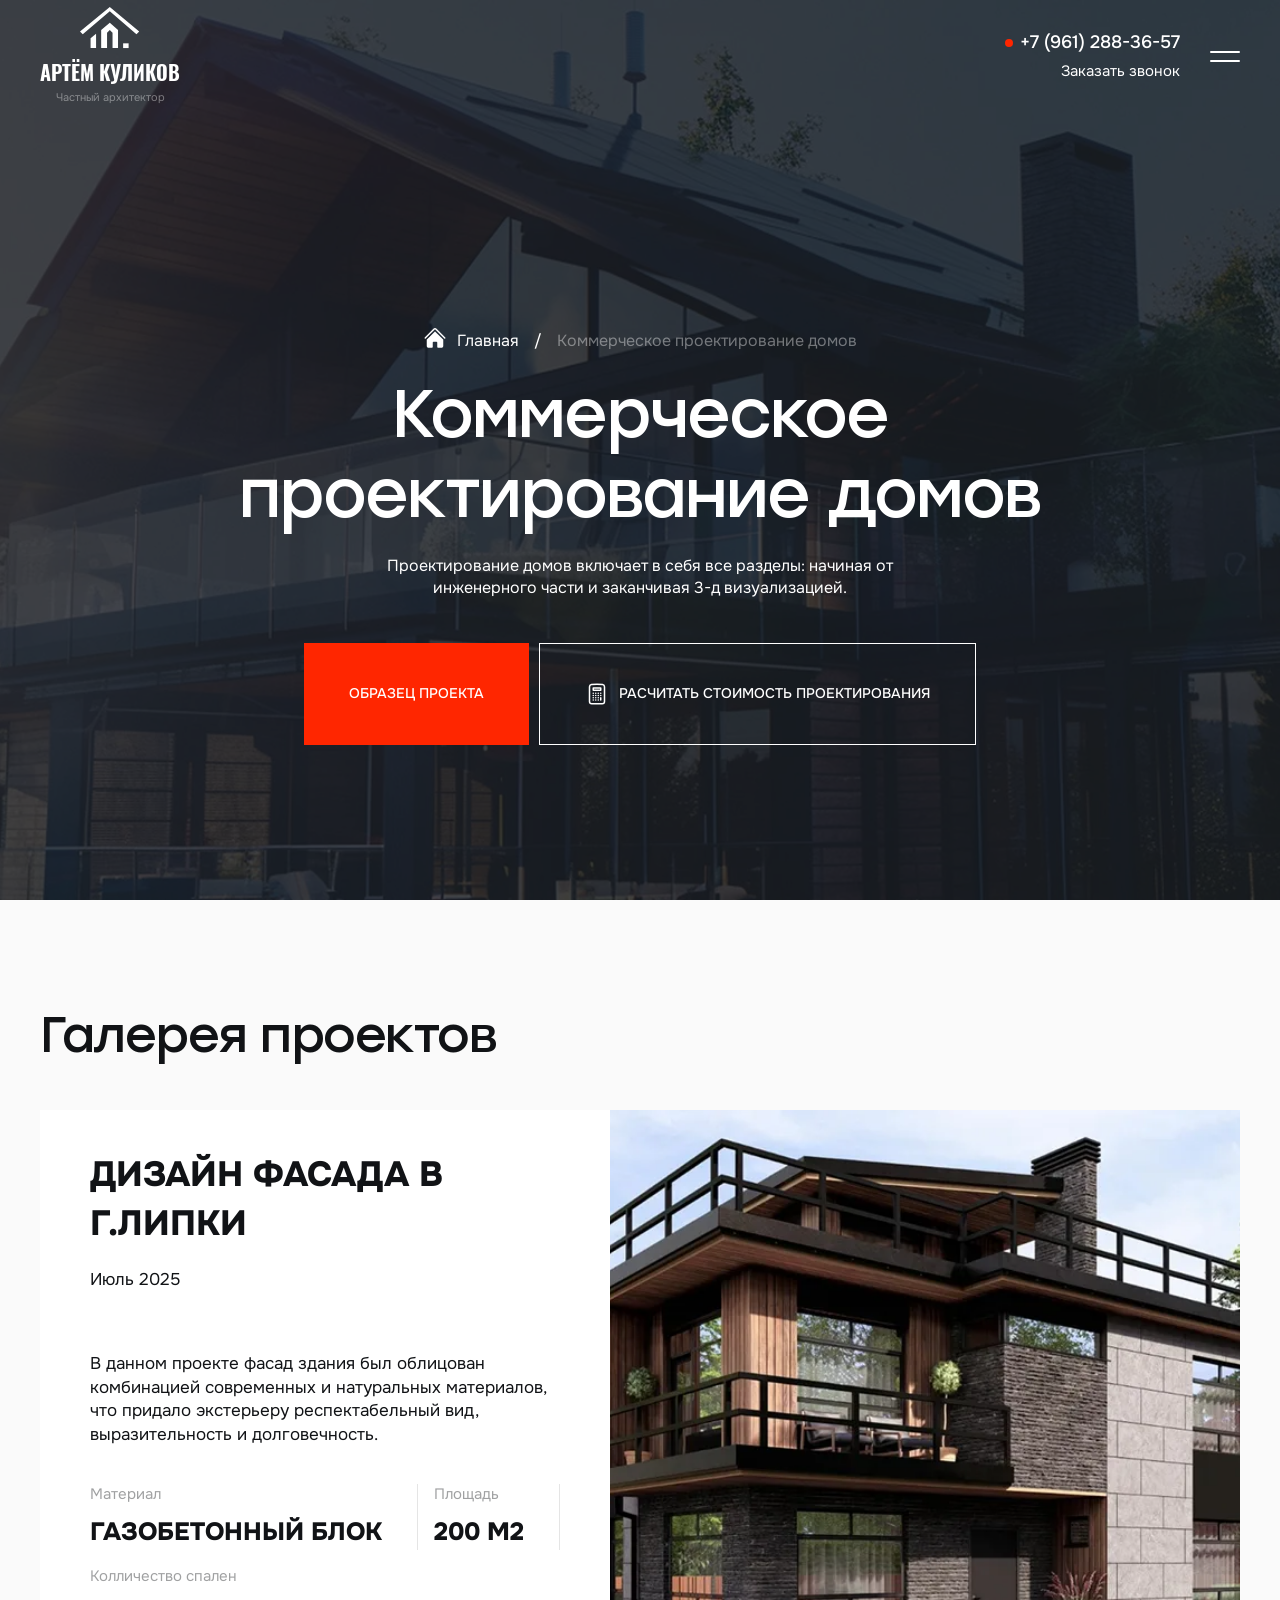
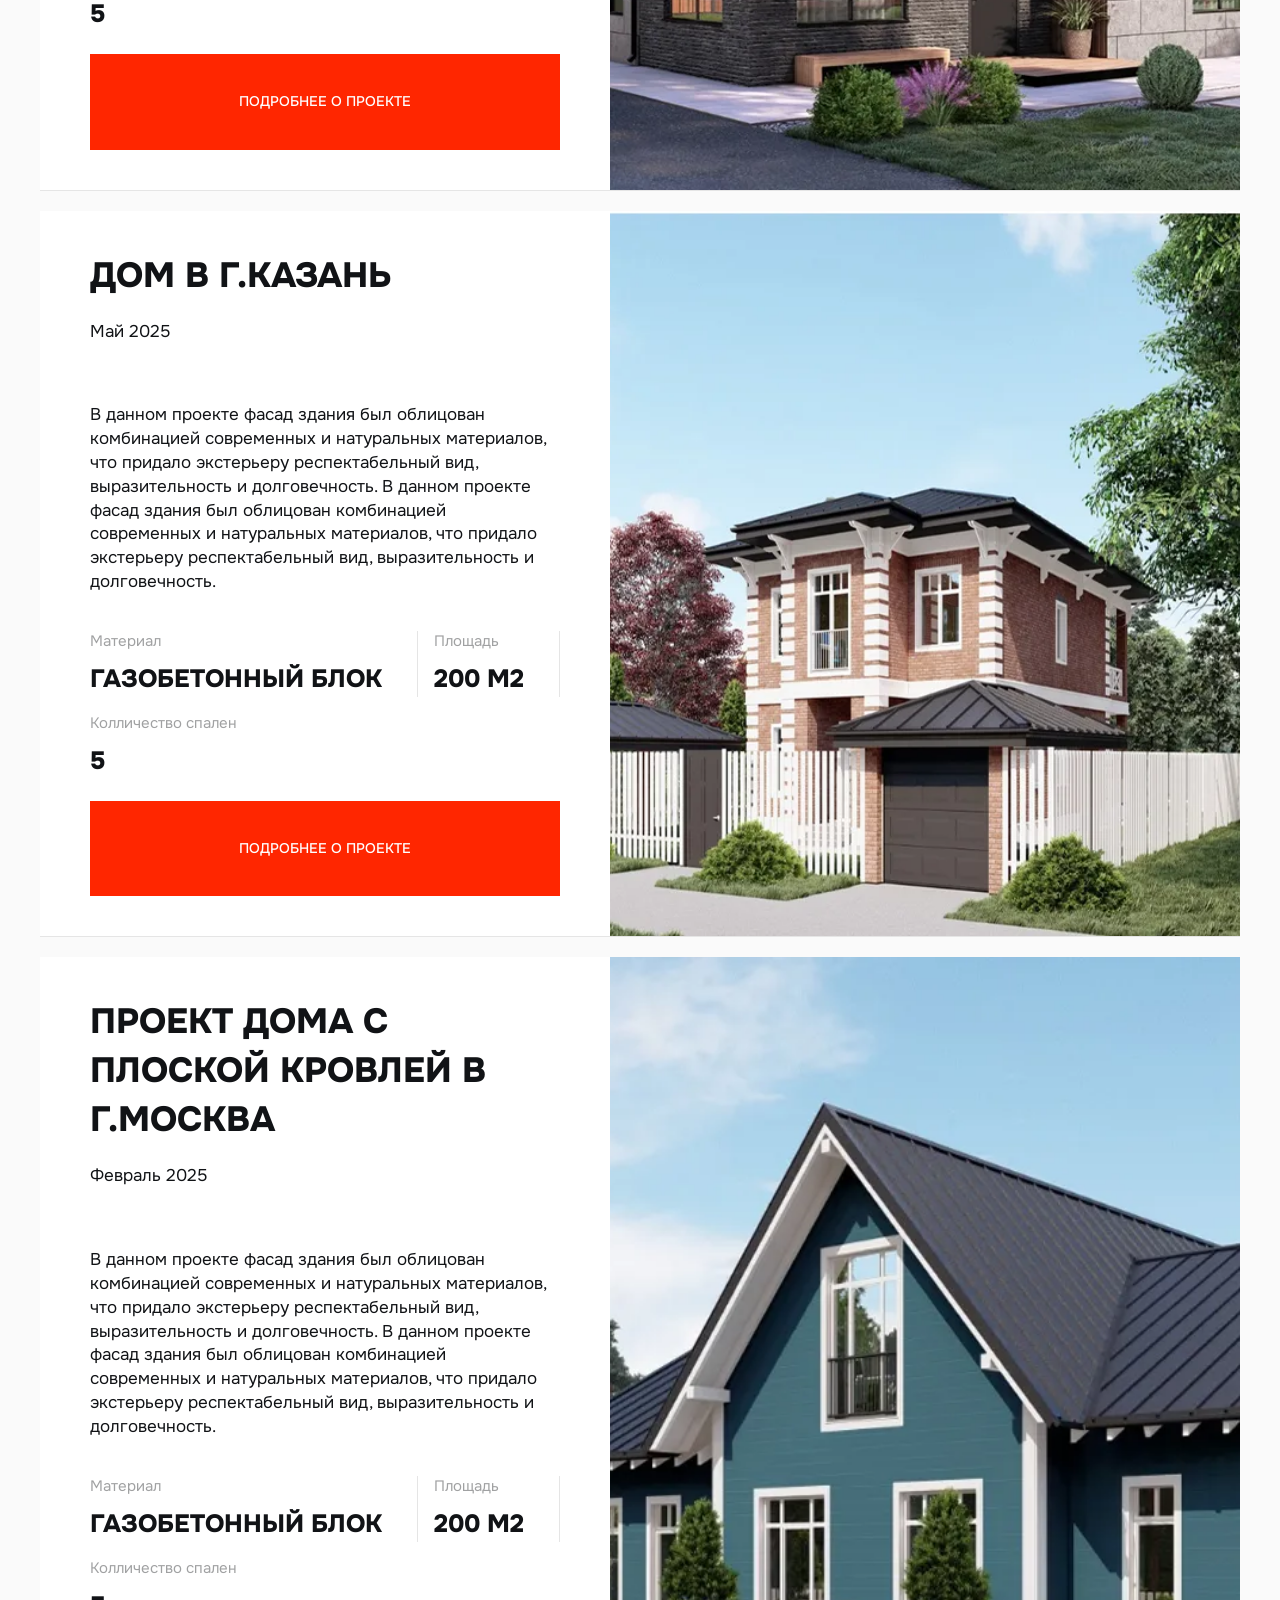
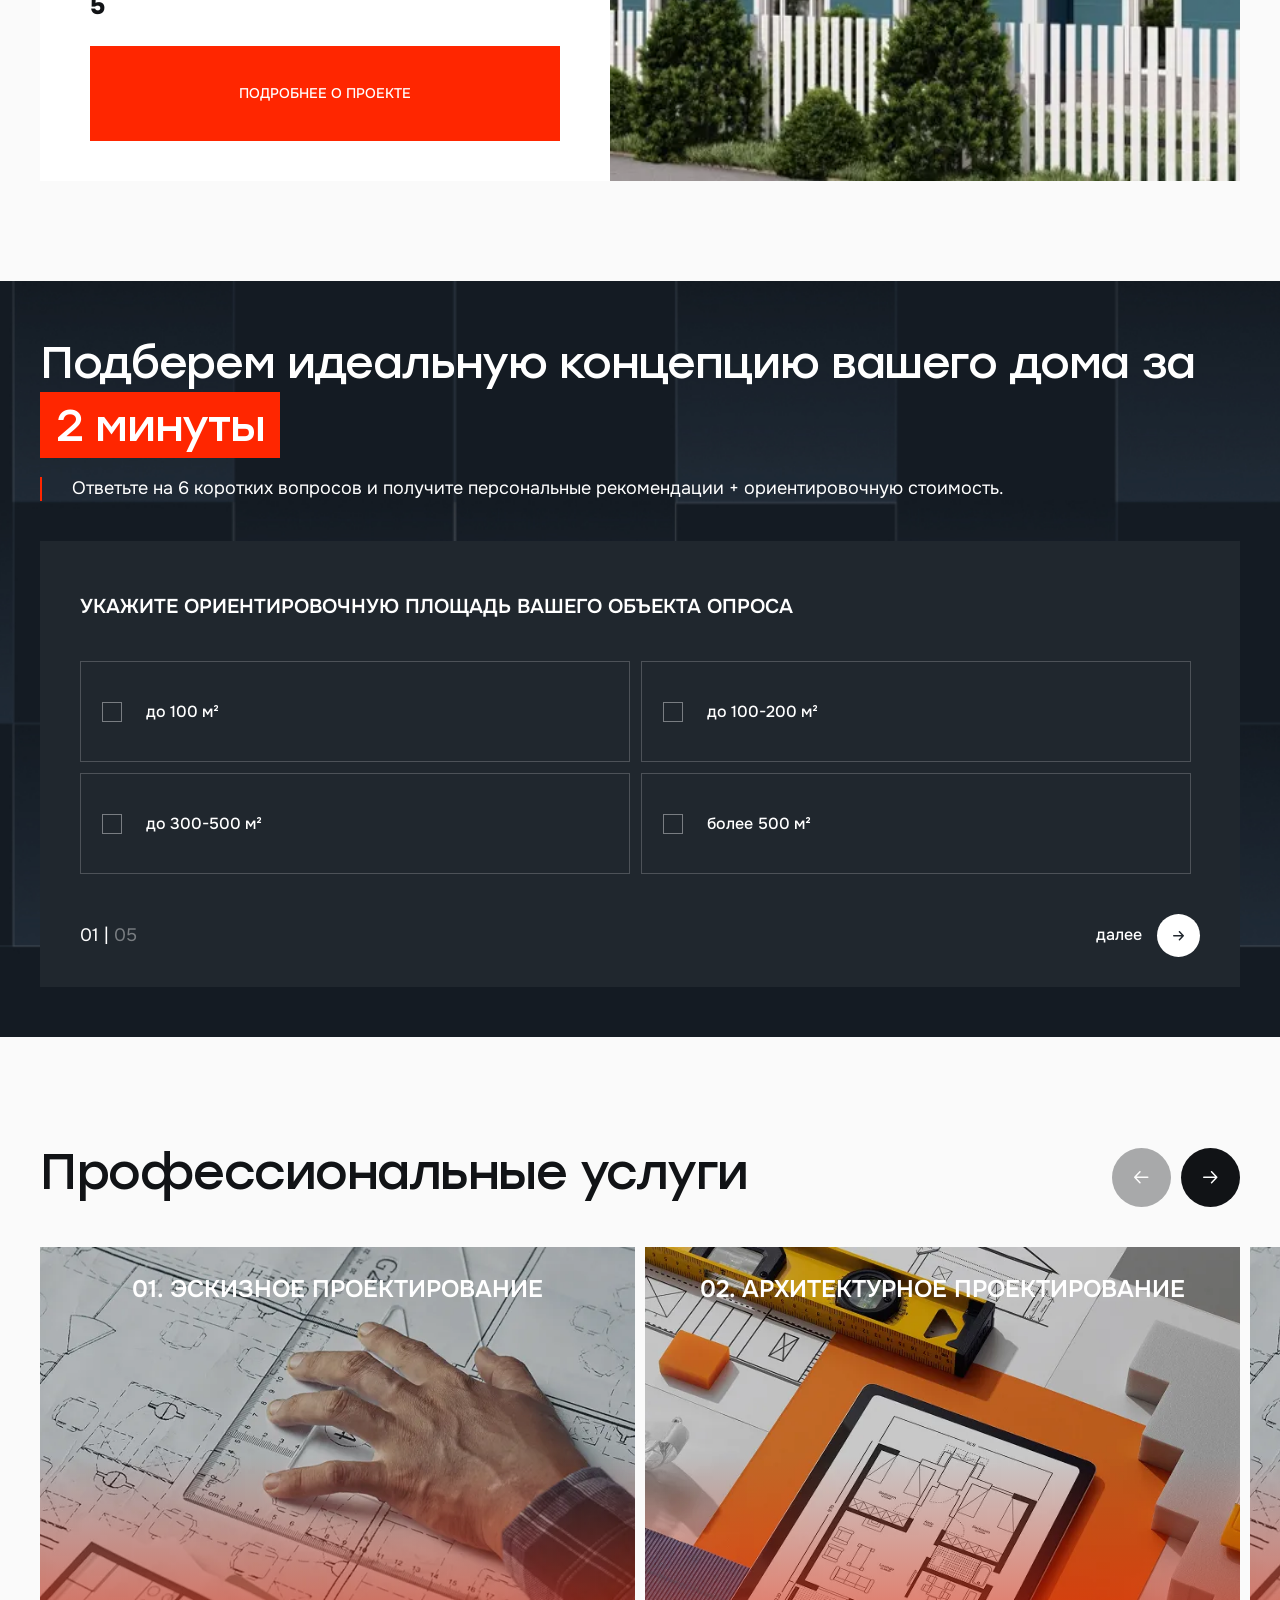
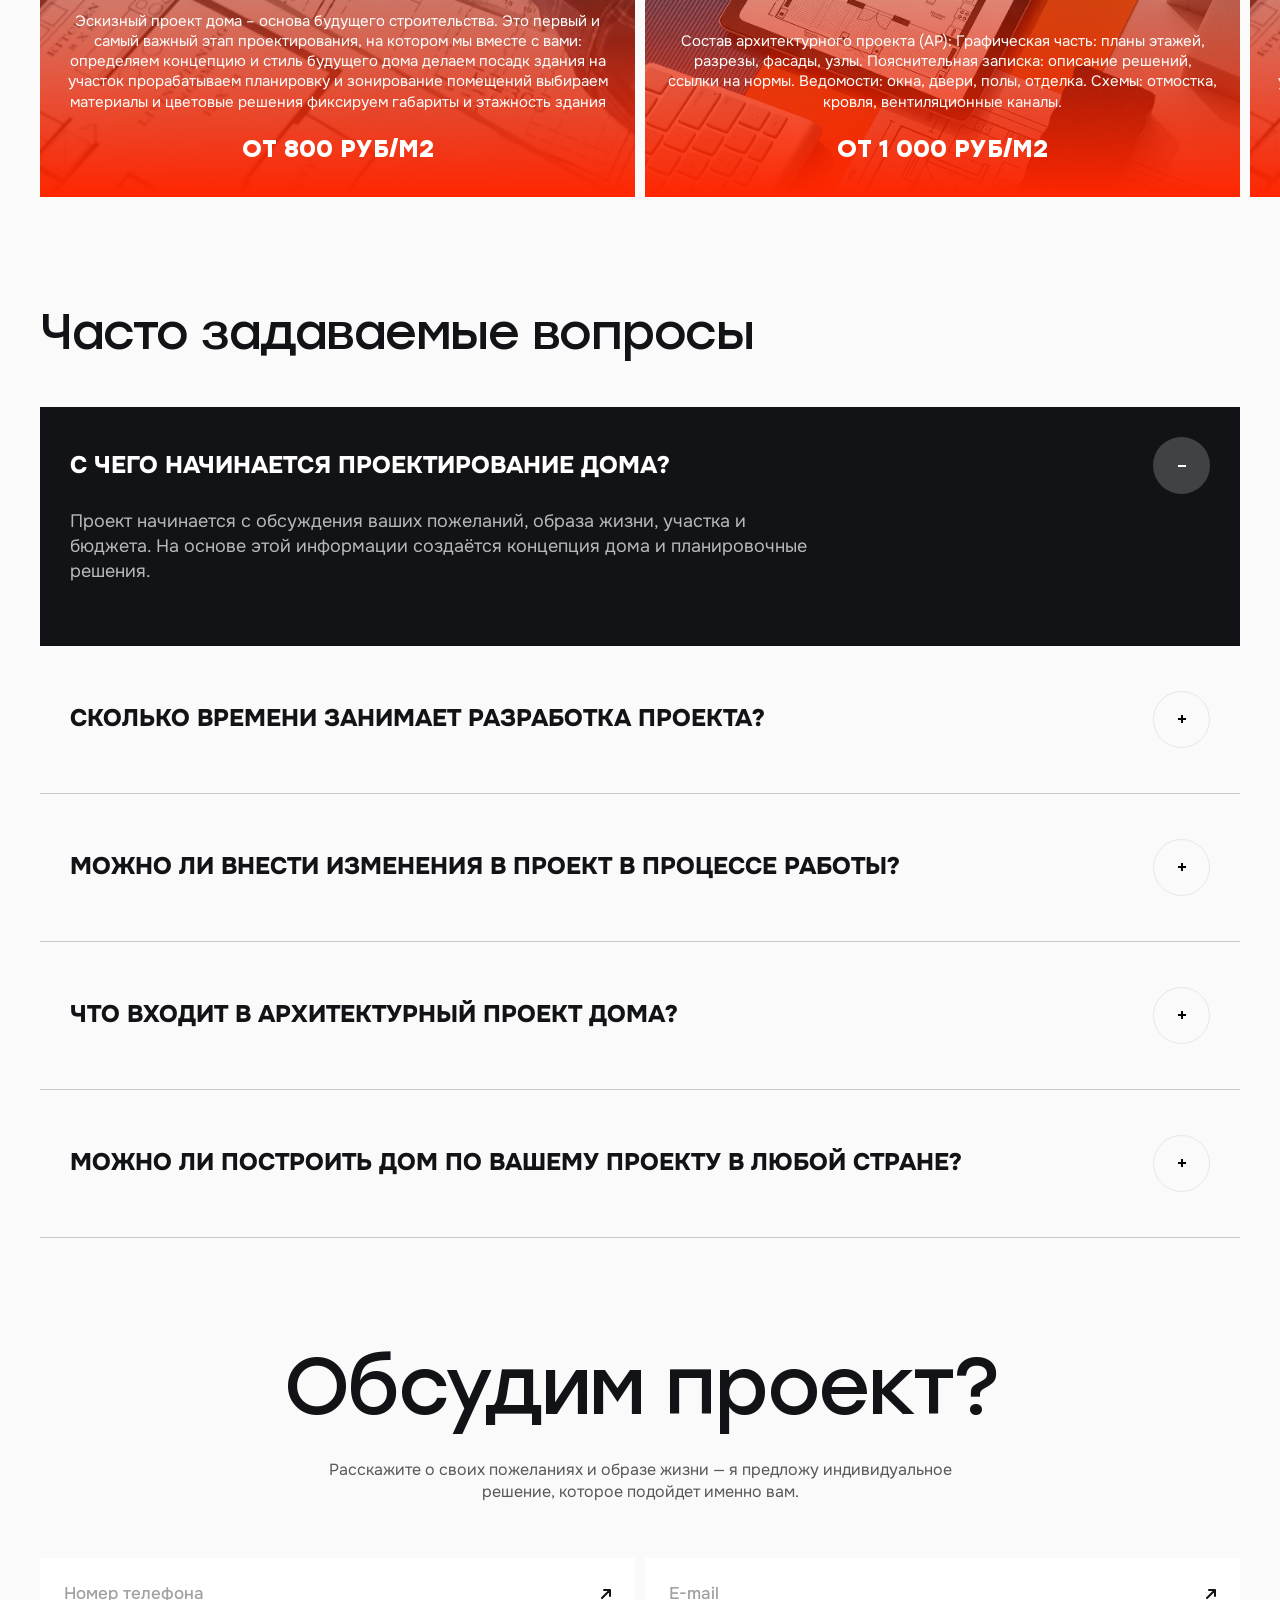
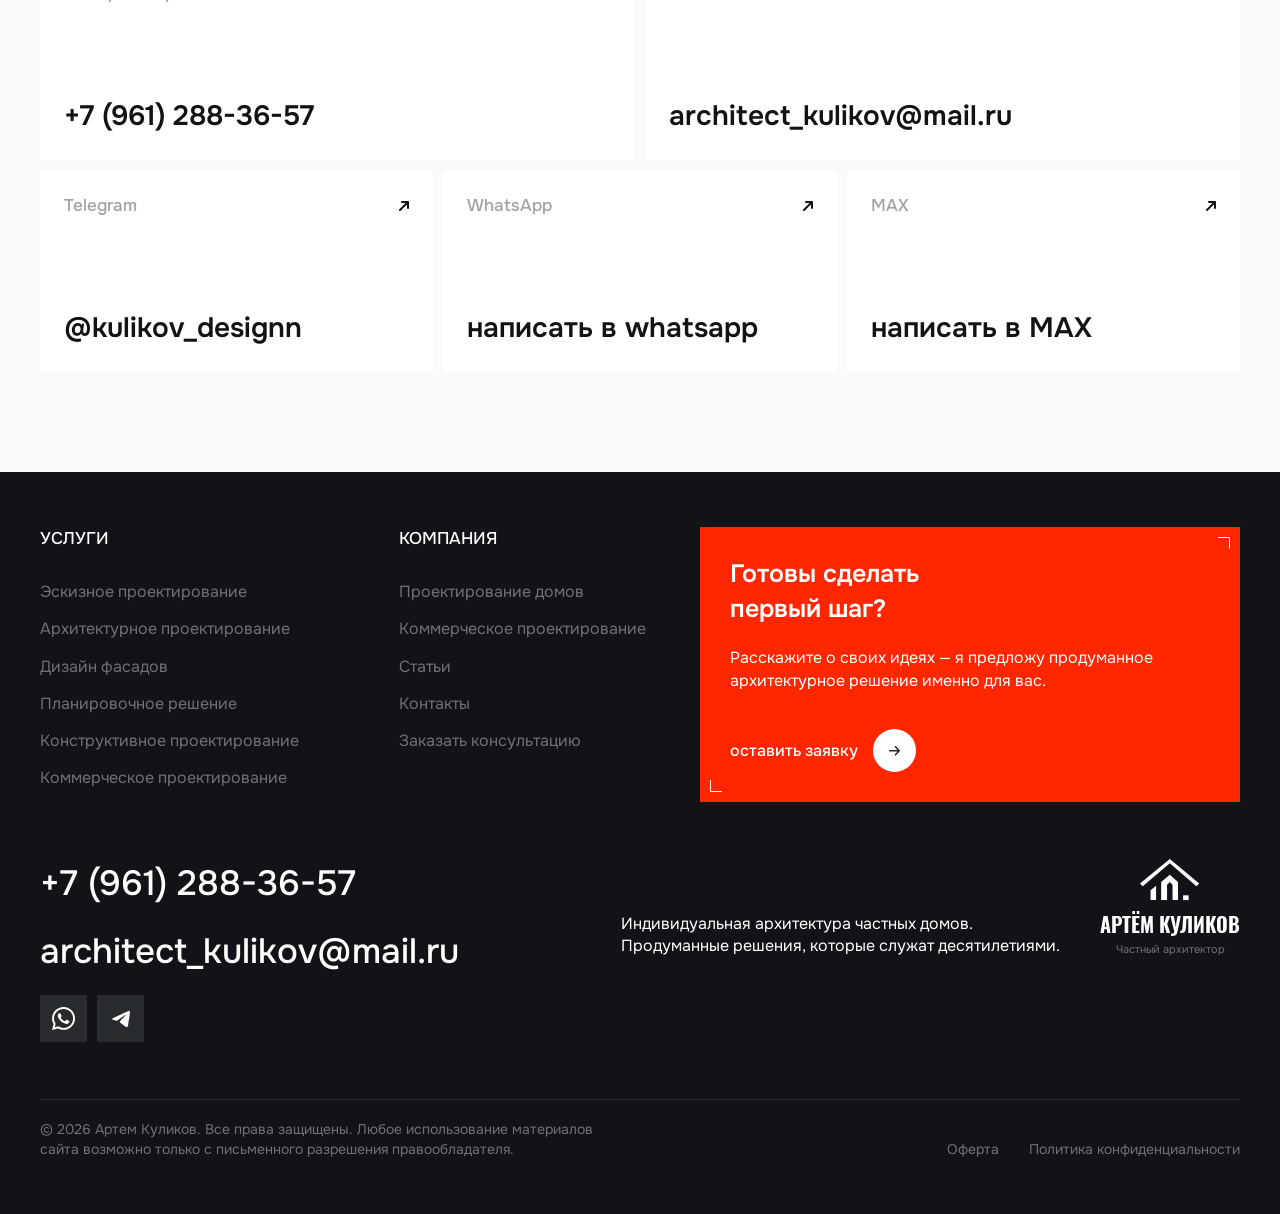
<file: service-2.html>
<!DOCTYPE html>
<html lang="ru">
<head>
    <meta http-equiv="Content-Type" content="text/html; charset=utf-8" />
    <link rel="stylesheet" href="assets/css/build/build/swiper.css">
    <link rel="stylesheet" href="assets/css/build/build/fancybox.min.css">
    <link rel="stylesheet" href="assets/css/styles.css">
    
    
    <title>Name</title>
    <meta name='keywords' content='' />
    <meta name='description' content='' />
    <meta name="viewport" content="width=device-width, initial-scale=1, maximum-scale=1, user-scalable=0" />
    <meta http-equiv="X-UA-Compatible" content="IE=edge">
    <script src="assets/js/build/swiper-bundle.min.js" defer></script> 
    <script src="assets/js/build/fancybox.min.js" defer></script>
    <script src="assets/js/main.js" defer></script>
    <script src="assets/js/swipers.js" defer></script>
    <script> </script>
</head>
<body>
<div class="page">
    <header class="header header--light">
        <div class="container">
            <div class="header__row">
                <a href="/" class="header__logo logo">
                    <picture class='logo__picture logo__picture--white'>
                        <source srcset='assets/img/icons/logo.svg' type='image/svg+xml'>
                        <img src='assets/img/icons/logo.png' alt='logo'>
                    </picture>
                    <picture class='logo__picture logo__picture--black'>
                        <source srcset='assets/img/icons/logo-black.svg' type='image/svg+xml'>
                        <img src='assets/img/icons/logo-black.png' alt='logo'>
                    </picture>
                    <div class="logo__text">
                        <p class="logo__name">Артём Куликов </p>
                        <span>Частный архитектор</span>
                    </div>
                </a>
    
                <div class="header__menu">
                    <nav class="header__nav">
                        <ul class="header__nav-list">
                            <li class="header__nav-item">
                                <p class="header__nav-link">Услуги</p>
                                <div class="header__nav-arrow"> +</div>
                                <div class="header__nav-sublist">
                                    <ul>
                                        <li><a href="#">Эскизное проектирование</a></li>
                                        <li><a href="#">Архитектурное проектирование</a></li>
                                        <li><a href="#">Дизайн фасадов</a></li>
                                        <li><a href="#">Планировочное решение</a></li>
                                        <li><a href="#">Конструктивное проектирование</a></li>
                                        <li><a href="#">Коммерческое проектирование</a></li>
                                    </ul>
                                </div>
                            </li>
                            <li class="header__nav-item">
                                <a href="#" class="header__nav-link link-hover">Проектирование домов</a>
                            </li>
                            <li class="header__nav-item">
                                <a href="#" class="header__nav-link link-hover">Коммерческое проектирование</a>
                            </li>
                            <li class="header__nav-item">
                                <a href="#" class="header__nav-link link-hover">Статьи</a>
                            </li>
                            <li class="header__nav-item">
                                <a href="#" class="header__nav-link link-hover">Контакты</a>
                            </li>
                            <li class="header__nav-item">
                                <a href="#" class="header__nav-link link-hover">Заказать консультацию</a>
                            </li>
                        </ul>
                    </nav>
    
                    <div class="header-mobile">
                        <div class="header__contacts">
                            <a href="mailto:architect_kulikov@mail.ru" class="header__mail">architect_kulikov@mail.ru</a>
                            <div class="header__networks networks">
                                <a href="#" class="network">
                                    <picture class=''>
                                        <source srcset='assets/img/icons/wa.svg' type='image/svg+xml'>
                                        <img src='assets/img/icons/wa.png' decoding='async' alt=''>
                                    </picture>
                                </a>
                                <a href="#" class="network">
                                    <picture class=''>
                                        <source srcset='assets/img/icons/tg.svg' type='image/svg+xml'>
                                        <img src='assets/img/icons/tg.png' decoding='async' alt=''>
                                    </picture>
                                </a>
                            </div>
                        </div>
                    </div>
                </div>
    
    
                <div class="header__top-right">
                    <div class="header__networks networks">
                        <a href="#" class="network">
                            <picture class=''>
                                <source srcset='assets/img/icons/wa.svg' type='image/svg+xml'>
                                <img src='assets/img/icons/wa.png' decoding='async' alt=''>
                            </picture>
                        </a>
                        <a href="#" class="network">
                            <picture class=''>
                                <source srcset='assets/img/icons/tg.svg' type='image/svg+xml'>
                                <img src='assets/img/icons/tg.png' decoding='async' alt=''>
                            </picture>
                        </a>
                    </div>
    
                    <div class="header__phone">
                        <a href="tel:+79612883657">+7 (961) 288-36-57</a>
                        <span>Заказать звонок</span>
                    </div>
    
                    <div class="header-mobile">
                        <div class="burger">
                            <span></span>
                            <span></span>
                        </div>
                    </div>
                </div>
            </div>
        </div>
    </header>
<main class="main">
    
    
    
    <section class='intro section-offset header-transparent'>
        <div class='container'>
            <picture class='intro__bg'>
                <source srcset='assets/img/intro/intro-page-2.webp' type='image/webp'>
                <img src='assets/img/intro/intro-page-2.jpg' decoding='async' alt=''>
            </picture>
    
            <div class="intro-page__wrap">
                <ul class="breadcrumbs white">
                    <li><a href="/">Главная</a></li>
                    <li>Коммерческое проектирование домов</li>
                </ul>
    
                <div class="intro-page__text">
                    <h1 class='intro__title title-h1'>Коммерческое проектирование домов</h1>
                    <p class="intro__desc intro-page__desc">Проектирование домов включает в себя все разделы: начиная от инженерного части и заканчивая 3-д визуализацией.</p>
                </div>
        
                <div class="intro__btns">
                    <a href="#" class='primary-btn'><span>Образец проекта</span></a>
                    <a href="#calculator" class='secondary-btn scroll-link'>
                        <span>
                            <svg width="24" height="24" viewBox="0 0 24 24" fill="none" xmlns="http://www.w3.org/2000/svg">
                                <path d="M15.75 15.75V18M8.25 11.25H8.2575V11.2575H8.25V11.25ZM8.25 13.5H8.2575V13.5075H8.25V13.5ZM8.25 15.75H8.2575V15.7575H8.25V15.75ZM8.25 18H8.2575V18.0075H8.25V18ZM10.7476 11.25H10.7551V11.2575H10.7476V11.25ZM10.7476 13.5H10.7551V13.5075H10.7476V13.5ZM10.7476 15.75H10.7551V15.7575H10.7476V15.75ZM10.7476 18H10.7551V18.0075H10.7476V18ZM13.2524 11.25H13.2599V11.2575H13.2524V11.25ZM13.2524 13.5H13.2599V13.5075H13.2524V13.5ZM13.2524 15.75H13.2599V15.7575H13.2524V15.75ZM13.2524 18H13.2599V18.0075H13.2524V18ZM15.75 11.25H15.7575V11.2575H15.75V11.25ZM15.75 13.5H15.7575V13.5075H15.75V13.5ZM8.25 6H15.75V8.25H8.25V6ZM12 2.25C10.108 2.25 8.24156 2.35947 6.40668 2.57241C5.30608 2.70014 4.5 3.649 4.5 4.75699V19.5C4.5 20.7426 5.50736 21.75 6.75 21.75H17.25C18.4926 21.75 19.5 20.7426 19.5 19.5V4.75699C19.5 3.649 18.6939 2.70014 17.5933 2.57241C15.7584 2.35947 13.892 2.25 12 2.25Z" stroke="white" stroke-width="1.5" stroke-linecap="round" stroke-linejoin="round" />
                            </svg>
                            Расчитать стоимость проектирования
                        </span>
                    </a>
                </div>
            </div>
        </div>
    </section>
    
    
    <section class='examples section-offset'>
        <div class='container'>
            <p class='title-h2 section__top'>Галерея проектов</p>
    
            <div class="examples__cards examples__cards--page">
                <div class="examples__card is-open">
                    <div class="examples__card-main">
                        <div class="examples__card-top">
                            <p class="examples__card-name">Дизайн фасада в г.Липки</p>
                            <p class="examples__card-date">Июль 2025</p>
                        </div>
        
                        <div class="examples__card-content">
                            <div class="examples__card-text">
                                В данном проекте фасад здания был облицован комбинацией современных и натуральных материалов, что придало экстерьеру респектабельный вид, выразительность и долговечность.
                            </div>
                            <div class="examples__card-items">
                                <div class="examples__card-item">
                                    <span>Материал</span>
                                    <p>Газобетонный блок</p>
                                </div>
                                <div class="examples__card-line"></div>
                                <div class="examples__card-item">
                                    <span>Площадь</span>
                                    <p>200 м2</p>
                                </div>
                                <div class="examples__card-line"></div>
                                <div class="examples__card-item">
                                    <span>Колличество спален</span>
                                    <p>5</p>
                                </div>
                            </div>
                            <a href="#" class="examples__card-btn primary-btn hover-black"><span>Подробнее о проекте</span></a>
                        </div>
                    </div>
    
                    <div class="examples__card-pictures">
                        <picture class='examples__card-pic'>
                            <source srcset='assets/img/examples/examples-1.webp' type='image/webp'>
                            <img src='assets/img/examples/examples-1.jpg' decoding='async' loading='lazy' alt=''>
                        </picture>
                        <div class='examples__swiper swiper'>
                            <div class='swiper-wrapper'>
                                <div class='examples__swiper-slide swiper-slide'>
                                    <a href="assets/img/examples/examples-1.jpg" class="examples__card-img" data-fancybox="examples-1">
                                        <picture>
                                            <source srcset='assets/img/examples/examples-1.webp' type='image/webp'>
                                            <img src='assets/img/examples/examples-1.jpg' decoding='async' loading='lazy' alt=''>
                                        </picture>
                                    </a>
                                </div>
                                <div class='examples__swiper-slide swiper-slide'>
                                    <a href="assets/img/examples/examples-2.jpg" class="examples__card-img" data-fancybox="examples-1">
                                        <picture>
                                            <source srcset='assets/img/examples/examples-2.webp' type='image/webp'>
                                            <img src='assets/img/examples/examples-2.jpg' decoding='async' loading='lazy' alt=''>
                                        </picture>
                                    </a>
                                </div>
                                <div class='examples__swiper-slide swiper-slide'>
                                    <a href="assets/img/examples/examples-3.jpg" class="examples__card-img" data-fancybox="examples-1">
                                        <picture>
                                            <source srcset='assets/img/examples/examples-3.webp' type='image/webp'>
                                            <img src='assets/img/examples/examples-3.jpg' decoding='async' loading='lazy' alt=''>
                                        </picture>
                                    </a>
                                </div>
                                <div class='examples__swiper-slide swiper-slide'>
                                    <a href="assets/img/examples/examples-4.jpg" class="examples__card-img" data-fancybox="examples-1">
                                        <picture>
                                            <source srcset='assets/img/examples/examples-4.webp' type='image/webp'>
                                            <img src='assets/img/examples/examples-4.jpg' decoding='async' loading='lazy' alt=''>
                                        </picture>
                                    </a>
                                </div>
                            </div>
                        </div>
                    </div>
                </div>
    
    
                <div class="examples__card is-open">
                    <div class="examples__card-main">
                        <div class="examples__card-top">
                            <p class="examples__card-name">Дом  в г.Казань</p>
                            <p class="examples__card-date">Май 2025</p>
                        </div>
        
                        <div class="examples__card-content">
                            <div class="examples__card-text">
                                В данном проекте фасад здания был облицован комбинацией современных и натуральных материалов, что придало экстерьеру респектабельный вид, выразительность и долговечность.
                                В данном проекте фасад здания был облицован комбинацией современных и натуральных материалов, что придало экстерьеру респектабельный вид, выразительность и долговечность.
                            </div>
                            <div class="examples__card-items">
                                <div class="examples__card-item">
                                    <span>Материал</span>
                                    <p>Газобетонный блок</p>
                                </div>
                                <div class="examples__card-line"></div>
                                <div class="examples__card-item">
                                    <span>Площадь</span>
                                    <p>200 м2</p>
                                </div>
                                <div class="examples__card-line"></div>
                                <div class="examples__card-item">
                                    <span>Колличество спален</span>
                                    <p>5</p>
                                </div>
                            </div>
                            <a href="#" class="examples__card-btn primary-btn hover-black"><span>Подробнее о проекте</span></a>
                        </div>
                    </div>
    
                    <div class="examples__card-pictures">
                        <picture class='examples__card-pic'>
                            <source srcset='assets/img/examples/examples-5.webp' type='image/webp'>
                            <img src='assets/img/examples/examples-5.jpg' decoding='async' loading='lazy' alt=''>
                        </picture>
                        <div class='examples__swiper swiper'>
                            <div class='swiper-wrapper'>
                                <div class='examples__swiper-slide swiper-slide'>
                                    <picture class="examples__card-img">
                                        <source srcset='assets/img/examples/examples-5.webp' type='image/webp'>
                                        <img src='assets/img/examples/examples-5.jpg' decoding='async' loading='lazy' alt=''>
                                    </picture>
                                </div>
                                <div class='examples__swiper-slide swiper-slide'>
                                    <picture class="examples__card-img">
                                        <source srcset='assets/img/examples/examples-2.webp' type='image/webp'>
                                        <img src='assets/img/examples/examples-2.jpg' decoding='async' loading='lazy' alt=''>
                                    </picture>
                                </div>
                                <div class='examples__swiper-slide swiper-slide'>
                                    <picture class="examples__card-img">
                                        <source srcset='assets/img/examples/examples-3.webp' type='image/webp'>
                                        <img src='assets/img/examples/examples-3.jpg' decoding='async' loading='lazy' alt=''>
                                    </picture>
                                </div>
                                <div class='examples__swiper-slide swiper-slide'>
                                    <picture class="examples__card-img">
                                        <source srcset='assets/img/examples/examples-4.webp' type='image/webp'>
                                        <img src='assets/img/examples/examples-4.jpg' decoding='async' loading='lazy' alt=''>
                                    </picture>
                                </div>
                            </div>
                        </div>
                    </div>
                </div>
    
    
                <div class="examples__card is-open">
                    <div class="examples__card-main">
                        <div class="examples__card-top">
                            <p class="examples__card-name">Проект дома с плоской кровлей в г.Москва</p>
                            <p class="examples__card-date">Февраль 2025</p>
                        </div>
        
                        <div class="examples__card-content">
                            <div class="examples__card-text">
                                В данном проекте фасад здания был облицован комбинацией современных и натуральных материалов, что придало экстерьеру респектабельный вид, выразительность и долговечность.
                                В данном проекте фасад здания был облицован комбинацией современных и натуральных материалов, что придало экстерьеру респектабельный вид, выразительность и долговечность.
                            </div>
                            <div class="examples__card-items">
                                <div class="examples__card-item">
                                    <span>Материал</span>
                                    <p>Газобетонный блок</p>
                                </div>
                                <div class="examples__card-line"></div>
                                <div class="examples__card-item">
                                    <span>Площадь</span>
                                    <p>200 м2</p>
                                </div>
                                <div class="examples__card-line"></div>
                                <div class="examples__card-item">
                                    <span>Колличество спален</span>
                                    <p>5</p>
                                </div>
                            </div>
                            <a href="#" class="examples__card-btn primary-btn hover-black"><span>Подробнее о проекте</span></a>
                        </div>
                    </div>
    
                    <div class="examples__card-pictures">
                        <picture class='examples__card-pic'>
                            <source srcset='assets/img/examples/examples-6.webp' type='image/webp'>
                            <img src='assets/img/examples/examples-6.jpg' decoding='async' loading='lazy' alt=''>
                        </picture>
                        <div class='examples__swiper swiper'>
                            <div class='swiper-wrapper'>
                                <div class='examples__swiper-slide swiper-slide'>
                                    <picture class="examples__card-img">
                                        <source srcset='assets/img/examples/examples-6.webp' type='image/webp'>
                                        <img src='assets/img/examples/examples-6.jpg' decoding='async' loading='lazy' alt=''>
                                    </picture>
                                </div>
                                <div class='examples__swiper-slide swiper-slide'>
                                    <picture class="examples__card-img">
                                        <source srcset='assets/img/examples/examples-3.webp' type='image/webp'>
                                        <img src='assets/img/examples/examples-3.jpg' decoding='async' loading='lazy' alt=''>
                                    </picture>
                                </div>
                                <div class='examples__swiper-slide swiper-slide'>
                                    <picture class="examples__card-img">
                                        <source srcset='assets/img/examples/examples-4.webp' type='image/webp'>
                                        <img src='assets/img/examples/examples-4.jpg' decoding='async' loading='lazy' alt=''>
                                    </picture>
                                </div>
                            </div>
                        </div>
                    </div>
                </div>
            </div>
        </div>
    </section>
    
    
    
    <section class='calculator section-offset' id="calculator">
        <div class='container'>
            <div class="section__top calculator__top">
                <p class='calculator__title title-h2'>Подберем идеальную концепцию вашего дома за <span>2 минуты</span></p>
                <p class="calculator__subtitle">Ответьте на 6 коротких вопросов и получите персональные рекомендации + ориентировочную стоимость.</p>
            </div>
            
            <form class="calculator__form">
                <div class="calculator__form-page">
                    <p class="calculator__form-title">Укажите ориентировочную площадь вашего объекта опроса</p>
                    <div class="calculator__form-items">
                        <div class="calculator__form-item">
                            <input type="radio" id="square1" name="square" value="до 100 м²">
                            <label for="square1"><div class="calculator__form-radio"></div> до 100 м²</label>
                        </div>
                        <div class="calculator__form-item">
                            <input type="radio" id="square2" name="square" value="до 100-200 м²">
                            <label for="square2"><div class="calculator__form-radio"></div> до 100-200 м²</label>
                        </div>
                        <div class="calculator__form-item">
                            <input type="radio" id="square3" name="square" value="до 300-500 м²">
                            <label for="square3"><div class="calculator__form-radio"></div> до 300-500 м²</label>
                        </div>
                        <div class="calculator__form-item">
                            <input type="radio" id="square4" name="square" value="более 500 м²">
                            <label for="square4"><div class="calculator__form-radio"></div> более 500 м²</label>
                        </div>
                    </div>
                    <div class="calculator__form-bottom">
                        <div class="calculator__form-pagination">
                            <span class="current">01</span> | <span class="total">06</span>
                        </div>
                        <button class="calculator__form-btn-next">
                            <span>далее</span>
                            <div class="calculator__form-btn-icon">
                                <svg width="11" height="10" viewBox="0 0 11 10" fill="none" xmlns="http://www.w3.org/2000/svg">
                                    <path d="M0.75 4.75847H10.2246M10.2246 4.75847L6.43475 0.75M10.2246 4.75847L6.43475 8.76695" stroke="#20272E" stroke-width="1.5" stroke-linecap="round" stroke-linejoin="round" />
                                </svg>
                            </div>
                        </button>
                    </div>
                </div>
    
                <div class="calculator__form-page">
                    <p class="calculator__form-title">Сколько этажей будет в доме?</p>
                    <div class="calculator__form-items">
                        <div class="calculator__form-item">
                            <input type="radio" id="floors1" name="floors" value="1 этаж">
                            <label for="floors1"><div class="calculator__form-radio"></div> 1 этаж</label>
                        </div>
                        <div class="calculator__form-item">
                            <input type="radio" id="floors2" name="floors" value="2 этажа">
                            <label for="floors2"><div class="calculator__form-radio"></div> 2 этажа</label>
                        </div>
                        <div class="calculator__form-item">
                            <input type="radio" id="floors3" name="floors" value="3 этажа">
                            <label for="floors3"><div class="calculator__form-radio"></div> 3 этажа</label>
                        </div>
                        <div class="calculator__form-item">
                            <input type="radio" id="floors4" name="floors" value="другое">
                            <label for="floors4"><div class="calculator__form-radio"></div> другое</label>
                        </div>
                    </div>
                    <div class="calculator__form-bottom">
                        <div class="calculator__form-pagination">
                            <span class="current">01</span> | <span class="total">06</span>
                        </div>
                        <button class="calculator__form-btn-next">
                            <span>далее</span>
                            <div class="calculator__form-btn-icon">
                                <svg width="11" height="10" viewBox="0 0 11 10" fill="none" xmlns="http://www.w3.org/2000/svg">
                                    <path d="M0.75 4.75847H10.2246M10.2246 4.75847L6.43475 0.75M10.2246 4.75847L6.43475 8.76695" stroke="#20272E" stroke-width="1.5" stroke-linecap="round" stroke-linejoin="round" />
                                </svg>
                            </div>
                        </button>
                    </div>
                </div>
    
                <div class="calculator__form-page">
                    <p class="calculator__form-title">Из какого материала вы планируете строить?</p>
                    <div class="calculator__form-items">
                        <div class="calculator__form-item">
                            <input type="radio" id="materials1" name="materials" value="Кирпич">
                            <label for="materials1"><div class="calculator__form-radio"></div> Кирпич</label>
                        </div>
                        <div class="calculator__form-item">
                            <input type="radio" id="materials2" name="materials" value="Газобетонный блок">
                            <label for="materials2"><div class="calculator__form-radio"></div> Газобетонный блок</label>
                        </div>
                        <div class="calculator__form-item">
                            <input type="radio" id="materials3" name="materials" value="Каркас/Дерево">
                            <label for="materials3"><div class="calculator__form-radio"></div> Каркас/Дерево</label>
                        </div>
                        <div class="calculator__form-item">
                            <input type="radio" id="materials4" name="materials" value="другое">
                            <label for="materials4"><div class="calculator__form-radio"></div> другое</label>
                        </div>
                    </div>
                    <div class="calculator__form-bottom">
                        <div class="calculator__form-pagination">
                            <span class="current">01</span> | <span class="total">06</span>
                        </div>
                        <button class="calculator__form-btn-next">
                            <span>далее</span>
                            <div class="calculator__form-btn-icon">
                                <svg width="11" height="10" viewBox="0 0 11 10" fill="none" xmlns="http://www.w3.org/2000/svg">
                                    <path d="M0.75 4.75847H10.2246M10.2246 4.75847L6.43475 0.75M10.2246 4.75847L6.43475 8.76695" stroke="#20272E" stroke-width="1.5" stroke-linecap="round" stroke-linejoin="round" />
                                </svg>
                            </div>
                        </button>
                    </div>
                </div>
    
                <div class="calculator__form-page">
                    <p class="calculator__form-title">В каком составе вам нужна проектная документация?</p>
                    <div class="calculator__form-items">
                        <div class="calculator__form-item">
                            <input type="radio" id="doc1" name="doc" value="Эксизный проект">
                            <label for="doc1"><div class="calculator__form-radio"></div> Эксизный проект</label>
                        </div>
                        <div class="calculator__form-item">
                            <input type="radio" id="doc2" name="doc" value="Архитектурный проект">
                            <label for="doc2"><div class="calculator__form-radio"></div> Архитектурный проект</label>
                        </div>
                        <div class="calculator__form-item">
                            <input type="radio" id="doc3" name="doc" value="Полный проект для строительства">
                            <label for="doc3"><div class="calculator__form-radio"></div> <div>Полный проект для строительства <span>(Эксизный проект, архитектурный, конструктивный, дизайн фасада )</span></div></label>
                        </div>
                        <div class="calculator__form-item">
                            <input type="radio" id="doc4" name="doc" value="Не знаю, нужна консультация">
                            <label for="doc4"><div class="calculator__form-radio"></div> <div>Не знаю, нужна консультация <span>Поможем определиться с услугами</span></div></label>
                        </div>
                    </div>
                    <div class="calculator__form-bottom">
                        <div class="calculator__form-pagination">
                            <span class="current">01</span> | <span class="total">06</span>
                        </div>
                        <button class="calculator__form-btn-next">
                            <span>далее</span>
                            <div class="calculator__form-btn-icon">
                                <svg width="11" height="10" viewBox="0 0 11 10" fill="none" xmlns="http://www.w3.org/2000/svg">
                                    <path d="M0.75 4.75847H10.2246M10.2246 4.75847L6.43475 0.75M10.2246 4.75847L6.43475 8.76695" stroke="#20272E" stroke-width="1.5" stroke-linecap="round" stroke-linejoin="round" />
                                </svg>
                            </div>
                        </button>
                    </div>
                </div>
    
                <div class="calculator__form-page">
                    <div class="calculator__form-inner">
                        <div class="form-input">
                            <label>Ваше имя</label>
                            <input type="text" name="name" placeholder="Введите имя">
                        </div>
                        <div class="form-input">
                            <label>Ваш E-mail</label>
                            <input type="email" name="name" placeholder="Введите электронный адрес">
                        </div>
                        <button type="submit" class="primary-btn"><span>Отправить</span></button>
                        <div class="politic">
                            <input type="checkbox" id="calculator-politic">
                            <label for="calculator-politic">Я даю свое согласие на обработку персональных данных в соответствии 
                                с ФЗ №152-ФЗ “О персональных данных” на условиях и для целей, определенных <a href="#">Политикой Конфиденциальности.</a></label>
                        </div>
                    </div>
                </div>
            </form>
        </div>
    </section>
    <section class='services section-offset'>
        <div class='container section__wrap'>
            <div class="section__top section__top-mob">
                <p class='title-h2'>Профессиональные услуги</p>
                <div class='swiper-btns section__order'>
                    <button class='services__swiper-button-prev swiper-button-prev'></button>
                    <button class='services__swiper-button-next swiper-button-next'></button>
                </div>
            </div>
            
            <div class='services__swiper swiper swiper-visibiliti'>
                <div class='swiper-wrapper'>
                    <div class='services__swiper-slide swiper-slide'>
                        <div class="services__card card-decor">
                            <p class="services__card-title">Эскизное проектирование</p>
                            <div class="services__card-content">
                                <div class="services__card-text">
                                    Эскизный проект дома – основа будущего строительства. Это первый и самый важный этап проектирования, на котором мы вместе с вами: определяем концепцию и стиль будущего дома делаем посадк здания на участок прорабатываем планировку и зонирование помещений выбираем материалы и цветовые решения фиксируем габариты и этажность здания
                                </div>
                                <p class="services__card-price">От 800 руб/м2</p>
                                <div class="services__card-btns">
                                    <button class='tertiary-btn popup-btn' data-path='popup-change'><span>Заказать</span></button>
                                    <a href="#" class='secondary-btn'><span>Образец проекта</span></a>
                                </div>
                                <picture class='services__card-pic'>
                                    <source srcset='assets/img/services/service-1.webp' type='image/webp'>
                                    <img src='assets/img/services/service-1.jpg' decoding='async' loading='lazy' alt=''>
                                </picture>
                            </div>
                        </div>
                    </div>
    
                    <div class='services__swiper-slide swiper-slide'>
                        <div class="services__card card-decor">
                            <p class="services__card-title">Архитектурное проектирование</p>
                            <div class="services__card-content">
                                <div class="services__card-text">
                                    Состав архитектурного проекта (АР): Графическая часть: планы этажей, разрезы, фасады, узлы. Пояснительная записка: описание решений, ссылки на нормы. Ведомости: окна, двери, полы, отделка. Схемы: отмостка, кровля, вентиляционные каналы.
                                </div>
                                <p class="services__card-price">От 1 000 руб/м2</p>
                                <div class="services__card-btns">
                                    <button class='tertiary-btn popup-btn' data-path='popup-change'><span>Заказать</span></button>
                                    <a href="#" class='secondary-btn'><span>Образец проекта</span></a>
                                </div>
                                <picture class='services__card-pic'>
                                    <source srcset='assets/img/services/service-2.webp' type='image/webp'>
                                    <img src='assets/img/services/service-2.jpg' decoding='async' loading='lazy' alt=''>
                                </picture>
                            </div>
                        </div>
                    </div>
    
                    <div class='services__swiper-slide swiper-slide'>
                        <div class="services__card card-decor">
                            <p class="services__card-title">Эскизное проектирование</p>
                            <div class="services__card-content">
                                <div class="services__card-text">
                                    Эскизный проект дома – основа будущего строительства. Это первый и самый важный этап проектирования, на котором мы вместе с вами: определяем концепцию и стиль будущего дома делаем посадк здания на участок прорабатываем планировку и зонирование помещений выбираем материалы и цветовые решения фиксируем габариты и этажность здания
                                </div>
                                <p class="services__card-price">От 800 руб/м2</p>
                                <div class="services__card-btns">
                                    <button class='tertiary-btn popup-btn' data-path='popup-change'><span>Заказать</span></button>
                                    <a href="#" class='secondary-btn'><span>Образец проекта</span></a>
                                </div>
                                <picture class='services__card-pic'>
                                    <source srcset='assets/img/services/service-1.webp' type='image/webp'>
                                    <img src='assets/img/services/service-1.jpg' decoding='async' loading='lazy' alt=''>
                                </picture>
                            </div>
                        </div>
                    </div>
                </div>
            </div>
        </div>
    </section>
    
    
    
    <section class='faq section-offset'>
        <div class='container section__wrap'>
            <div class="section__top">
                <p class='title-h2'>Часто задаваемые вопросы</p>
            </div>
    
            <div class="faq__list">
                <div class="faq__item accordion">
                    <div class="faq__question">
                        <p>С чего начинается проектирование дома?</p>
                        <div class="faq__btn"></div>
                    </div>
                    <div class="accordion__content">
                        <div class="faq__answer">
                            Проект начинается с обсуждения ваших пожеланий, образа жизни, участка и бюджета. На основе этой информации создаётся концепция дома и планировочные решения.
                        </div>
                    </div>
                </div>
    
                <div class="faq__item accordion">
                    <div class="faq__question">
                        <p>Сколько времени занимает разработка проекта?</p>
                        <div class="faq__btn"></div>
                    </div>
                    <div class="accordion__content">
                        <div class="faq__answer">
                            Проект начинается с обсуждения ваших пожеланий, образа жизни, участка и бюджета. На основе этой информации создаётся концепция дома и планировочные решения.
                            Проект начинается с обсуждения ваших пожеланий, образа жизни, участка и бюджета. На основе этой информации создаётся концепция дома и планировочные решения.
                        </div>
                    </div>
                </div>
    
                <div class="faq__item accordion">
                    <div class="faq__question">
                        <p>Можно ли внести изменения в проект в процессе работы?</p>
                        <div class="faq__btn"></div>
                    </div>
                    <div class="accordion__content">
                        <div class="faq__answer">
                            Проект начинается с обсуждения ваших пожеланий, образа жизни, участка и бюджета. На основе этой информации создаётся концепция дома и планировочные решения.
                        </div>
                    </div>
                </div>
    
                <div class="faq__item accordion">
                    <div class="faq__question">
                        <p>Что входит в архитектурный проект дома?</p>
                        <div class="faq__btn"></div>
                    </div>
                    <div class="accordion__content">
                        <div class="faq__answer">
                            Проект начинается с обсуждения ваших пожеланий, образа жизни, участка и бюджета. На основе этой информации создаётся концепция дома и планировочные решения.
                        </div>
                    </div>
                </div>
    
                <div class="faq__item accordion">
                    <div class="faq__question">
                        <p>Можно ли построить дом по вашему проекту в любой стране?</p>
                        <div class="faq__btn"></div>
                    </div>
                    <div class="accordion__content">
                        <div class="faq__answer">
                            Проект начинается с обсуждения ваших пожеланий, образа жизни, участка и бюджета. На основе этой информации создаётся концепция дома и планировочные решения.
                        </div>
                    </div>
                </div>
            </div>
        </div>
    </section>
    
    
    
    <section class="contacts section-offset">
        <div class="container">
            <div class="contacts__top">
                <p class="contacts__title">Обсудим проект?</p>
                <p class="contacts__subtitle">Расскажите о своих пожеланиях и образе жизни — я предложу индивидуальное решение, которое подойдет именно вам.</p>
            </div>
    
            <div class="contacts__cards">
                <div class="contacts__card animation-item scale-item">
                    <div class="contacts__card-top">
                        <p>Номер телефона</p>
                        <svg width="10" height="10" viewBox="0 0 10 10" fill="none" xmlns="http://www.w3.org/2000/svg">
                            <path d="M1 9L9 1M9 1H3M9 1V7" stroke="#111316" stroke-width="2" stroke-linecap="round" stroke-linejoin="round" />
                        </svg>
                    </div>
                    <a href="tel:+7 (961) 288-36-57" class="contacts__card-link link-hover">+7 (961) 288-36-57</a>
                </div>
                <div class="contacts__card animation-item scale-item">
                    <div class="contacts__card-top">
                        <p>E-mail</p>
                        <svg width="10" height="10" viewBox="0 0 10 10" fill="none" xmlns="http://www.w3.org/2000/svg">
                            <path d="M1 9L9 1M9 1H3M9 1V7" stroke="#111316" stroke-width="2" stroke-linecap="round" stroke-linejoin="round" />
                        </svg>
                    </div>
                    <a href="mailto:architect_kulikov@mail.ru" class="contacts__card-link link-hover">architect_kulikov@mail.ru</a>
                </div>
                <div class="contacts__card animation-item scale-item">
                    <div class="contacts__card-top">
                        <p>Telegram</p>
                        <svg width="10" height="10" viewBox="0 0 10 10" fill="none" xmlns="http://www.w3.org/2000/svg">
                            <path d="M1 9L9 1M9 1H3M9 1V7" stroke="#111316" stroke-width="2" stroke-linecap="round" stroke-linejoin="round" />
                        </svg>
                    </div>
                    <a href="#" class="contacts__card-link link-hover">@kulikov_designn</a>
                </div>
                <div class="contacts__card animation-item scale-item">
                    <div class="contacts__card-top">
                        <p>WhatsApp</p>
                        <svg width="10" height="10" viewBox="0 0 10 10" fill="none" xmlns="http://www.w3.org/2000/svg">
                            <path d="M1 9L9 1M9 1H3M9 1V7" stroke="#111316" stroke-width="2" stroke-linecap="round" stroke-linejoin="round" />
                        </svg>
                    </div>
                    <a href="#" class="contacts__card-link link-hover">написать в whatsapp</a>
                </div>
                <div class="contacts__card animation-item scale-item">
                    <div class="contacts__card-top">
                        <p>MAX</p>
                        <svg width="10" height="10" viewBox="0 0 10 10" fill="none" xmlns="http://www.w3.org/2000/svg">
                            <path d="M1 9L9 1M9 1H3M9 1V7" stroke="#111316" stroke-width="2" stroke-linecap="round" stroke-linejoin="round" />
                        </svg>
                    </div>
                    <a href="#" class="contacts__card-link link-hover">написать в MAX</a>
                </div>
            </div>
        </div>
    </section>
</main>
    
    <footer class="footer">
        <div class="container">
            <div class="footer__top footer__row">
                <div class="footer__nav">
                    <div class="footer__nav-item">
                        <p class="footer__nav-title">Услуги</p>
                        <ul class="footer__nav-list">
                            <li><a href="#">Эскизное проектирование</a></li>
                            <li><a href="#">Архитектурное проектирование</a></li>
                            <li><a href="#">Дизайн фасадов</a></li>
                            <li><a href="#">Планировочное решение</a></li>
                            <li><a href="#">Конструктивное проектирование</a></li>
                            <li><a href="#">Коммерческое проектирование</a></li>
                        </ul>
                    </div>
                    <div class="footer__nav-item">
                        <p class="footer__nav-title">Компания</p>
                        <ul class="footer__nav-list">
                            <li><a href="#">Проектирование домов</a></li>
                            <li><a href="#">Коммерческое проектирование</a></li>
                            <li><a href="#">Статьи</a></li>
                            <li><a href="#">Контакты</a></li>
                            <li><a href="#">Заказать консультацию</a></li>
                        </ul>
                    </div>
                </div>
    
                <div class="footer__card card-decor">
                    <p class="footer__card-title">Готовы сделать первый шаг?</p>
                    <p class="footer__card-subtitle">Расскажите о своих идеях — я предложу продуманное архитектурное решение именно для вас.</p>
                    <button class='footer__card-btn popup-btn' data-path='popup-change'>
                        <span>оставить заявку</span>
                        <div class="footer__card-btn-icon">
                            <svg width="11" height="10" viewBox="0 0 11 10" fill="none" xmlns="http://www.w3.org/2000/svg">
                                <path d="M0.75 4.75847H10.2246M10.2246 4.75847L6.43475 0.75M10.2246 4.75847L6.43475 8.76695" stroke="#20272E" stroke-width="1.5" stroke-linecap="round" stroke-linejoin="round" />
                            </svg>
                        </div>
                    </button>
                </div>
            </div>
    
            <div class="footer__midle footer__row">
                <div class="footer__contacts">
                    <div class="footer__contacts-links">
                        <a href="tel:+79612883657" class="link-hover">+7 (961) 288-36-57</a>
                        <a href="mailto:architect_kulikov@mail.ru" class="link-hover">architect_kulikov@mail.ru</a>
                    </div>
                    <div class="networks">
                        <a href="#" class="network">
                            <picture class=''>
                                <source srcset='assets/img/icons/wa.svg' type='image/svg+xml'>
                                <img src='assets/img/icons/wa.png' decoding='async' alt=''>
                            </picture>
                        </a>
                        <a href="#" class="network">
                            <picture class=''>
                                <source srcset='assets/img/icons/tg.svg' type='image/svg+xml'>
                                <img src='assets/img/icons/tg.png' decoding='async' alt=''>
                            </picture>
                        </a>
                    </div>
                </div>
    
                <div class="footer__info">
                    <p class="footer__info-text">Индивидуальная архитектура частных домов. Продуманные решения, которые служат десятилетиями.</p>
                    <a href="/" class="footer__logo logo">
                        <picture class='logo__picture logo__picture--white'>
                            <source srcset='assets/img/icons/logo.svg' type='image/svg+xml'>
                            <img src='assets/img/icons/logo.png' alt='logo'>
                        </picture>
                        <div class="logo__text">
                            <p class="logo__name">Артём Куликов </p>
                            <span>Частный архитектор</span>
                        </div>
                    </a>
                </div>
            </div>
    
            <div class="footer__bottom footer__row">
                <div class="footer__copy">
                    <p>© 2026 Артем Куликов. Все права защищены. Любое использование материалов сайта возможно только с письменного разрешения правообладателя.</p>
                </div>
                <div class="footer__bottom-links">
                    <a href="#">Оферта</a>
                    <a href="#">Политика конфиденциальности</a>
                </div>
            </div>
        </div>
    </footer>
    <!-- Pop-up -->
    <div class="popup" data-target="popup-change"> 
        <div class="popup__body">
            <div class="popup__content">
                <div class="popup__text">
                    <div class="popup__top">
                        <p class="popup__title original-title">Готовы сделать первый шаг?</p>
                        <picture class="close-popup close-popup-btn popup__close">
                            <source srcset="assets/img/icons/popup-close.svg" type="image/svg+xml">
                            <img src="assets/img/icons/popup-close.png" alt="close_popup">
                        </picture> 
                    </div>
                    <p class="popup__subtitle">Расскажите о своих идеях — я предложу продуманное архитектурное решение именно для вас.</p>
                </div>
    
                <form class="popup__form white">
                    <div class="form-input">
                        <label>Ваше имя</label>
                        <input type="text" name="name" placeholder="Введите имя">
                    </div>
                    <div class="form-input">
                        <label>Ваш E-mail</label>
                        <input type="email" name="name" placeholder="Введите электронный адрес">
                    </div>
                    <button type="submit" class="primary-btn hover-black"><span>Отправить</span></button>
                    <div class="politic">
                        <input type="checkbox" id="popup-politic">
                        <label for="popup-politic">Я даю свое согласие на обработку персональных данных в соответствии 
                            с ФЗ №152-ФЗ “О персональных данных” на условиях и для целей, определенных <a href="#">Политикой Конфиденциальности.</a></label>
                    </div>
                </form>
            </div>
        </div>
    </div>
    
    
    <div class="popup popup-response"> 
        <div class="popup__body">
            <div class="popup__content">
                <div class="popup__text popup-response__wrapper">
                    <div class="popup__top">
                        <h3 class="popup__title original-title">Ваша заявка принята</h3>
                        <picture class="close-popup close-popup-btn popup__close">
                            <source srcset="assets/img/icons/popup-close.svg" type="image/svg+xml">
                            <img src="assets/img/icons/popup-close.png" alt="close_popup">
                        </picture> 
                    </div>
                    <p>Свяжемся с Вами в течении 2-х минут для уточнения деталей</p>
                </div>
    
            </div>
        </div>
    </div>

</div>
</body>
</html>
</file>
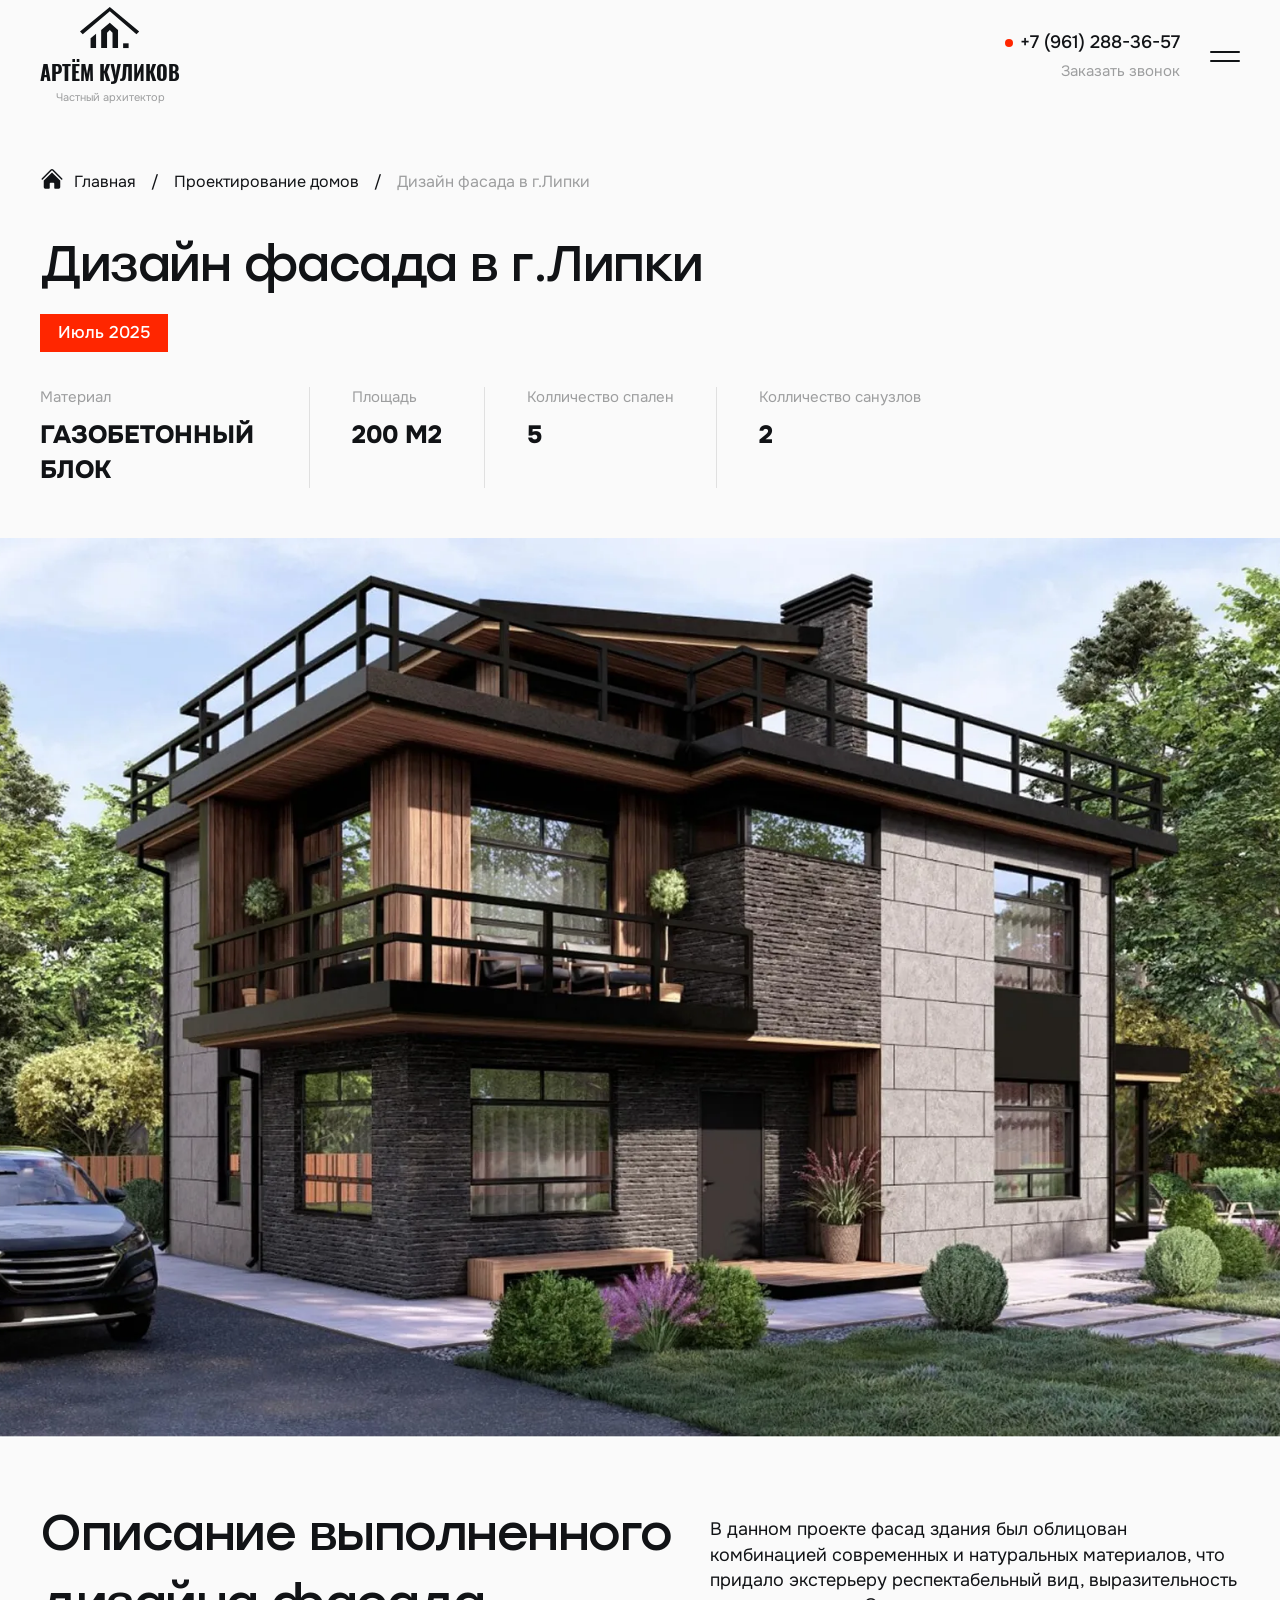
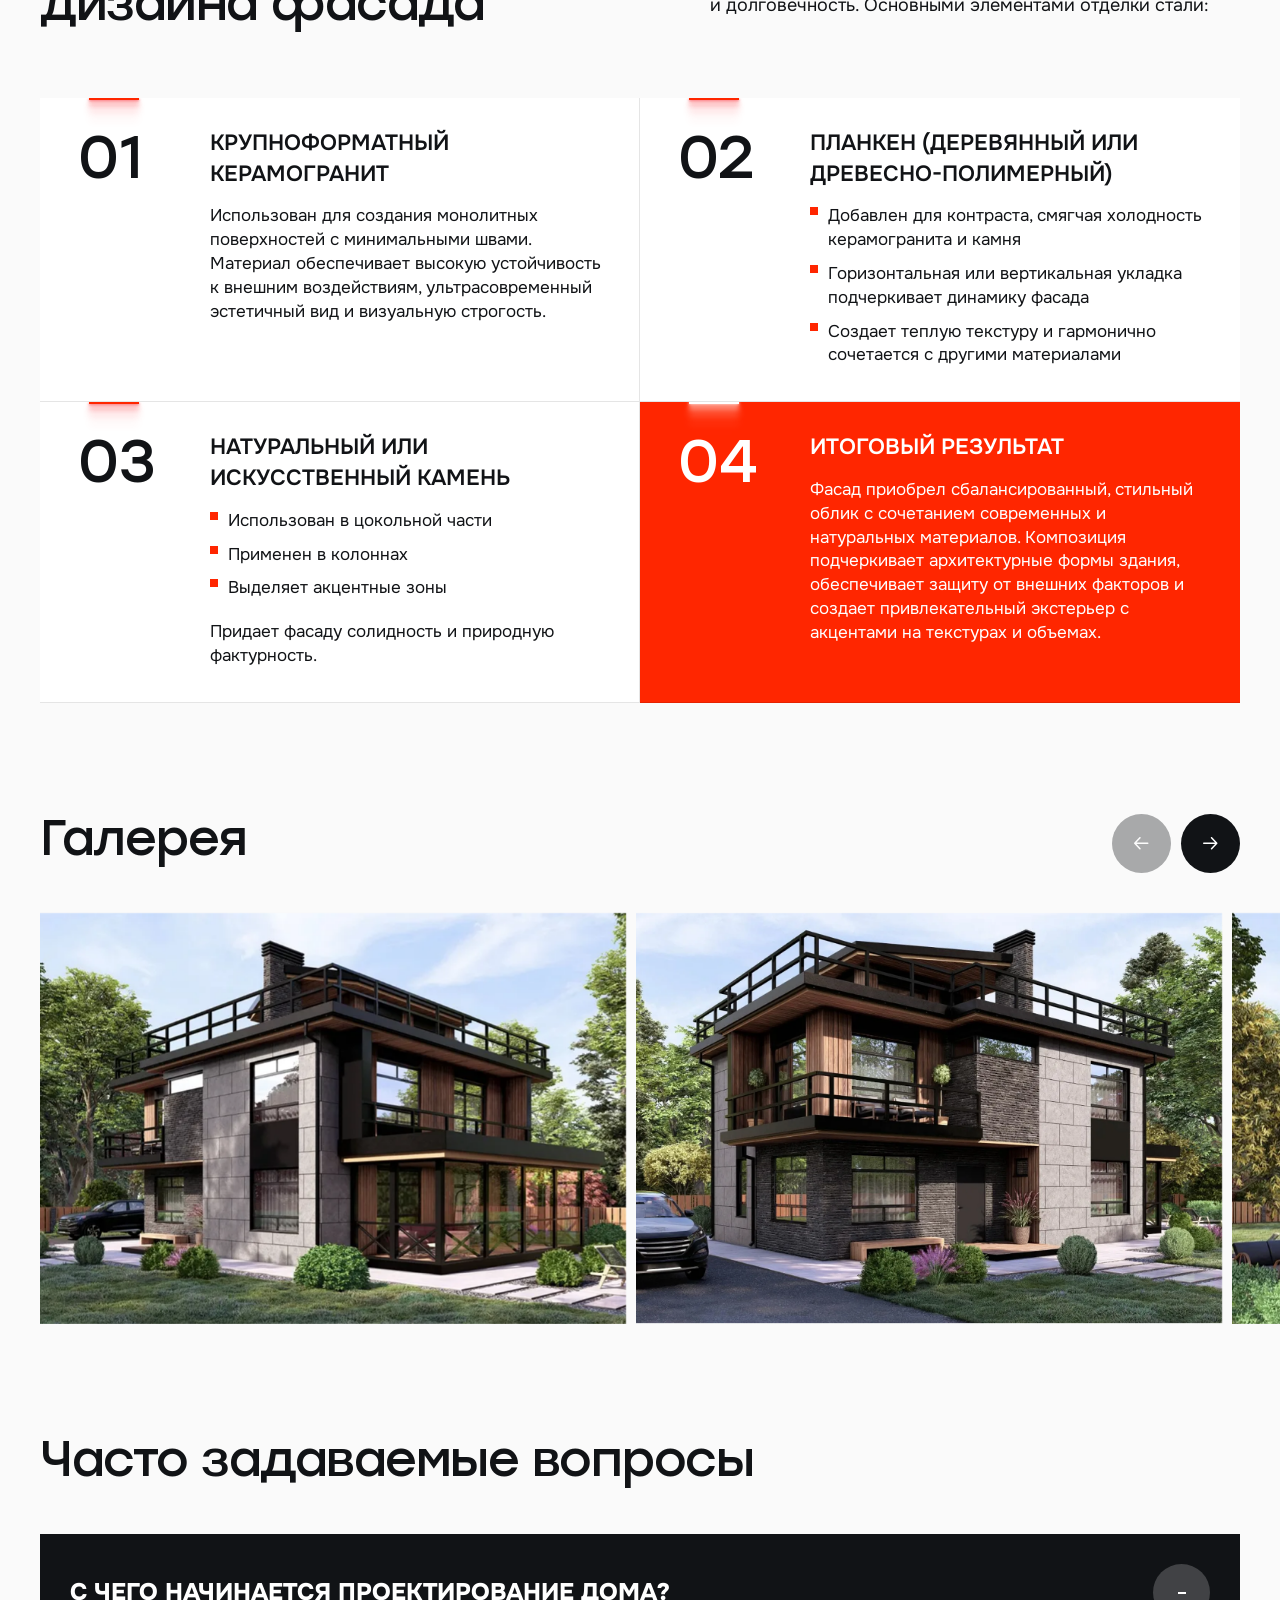
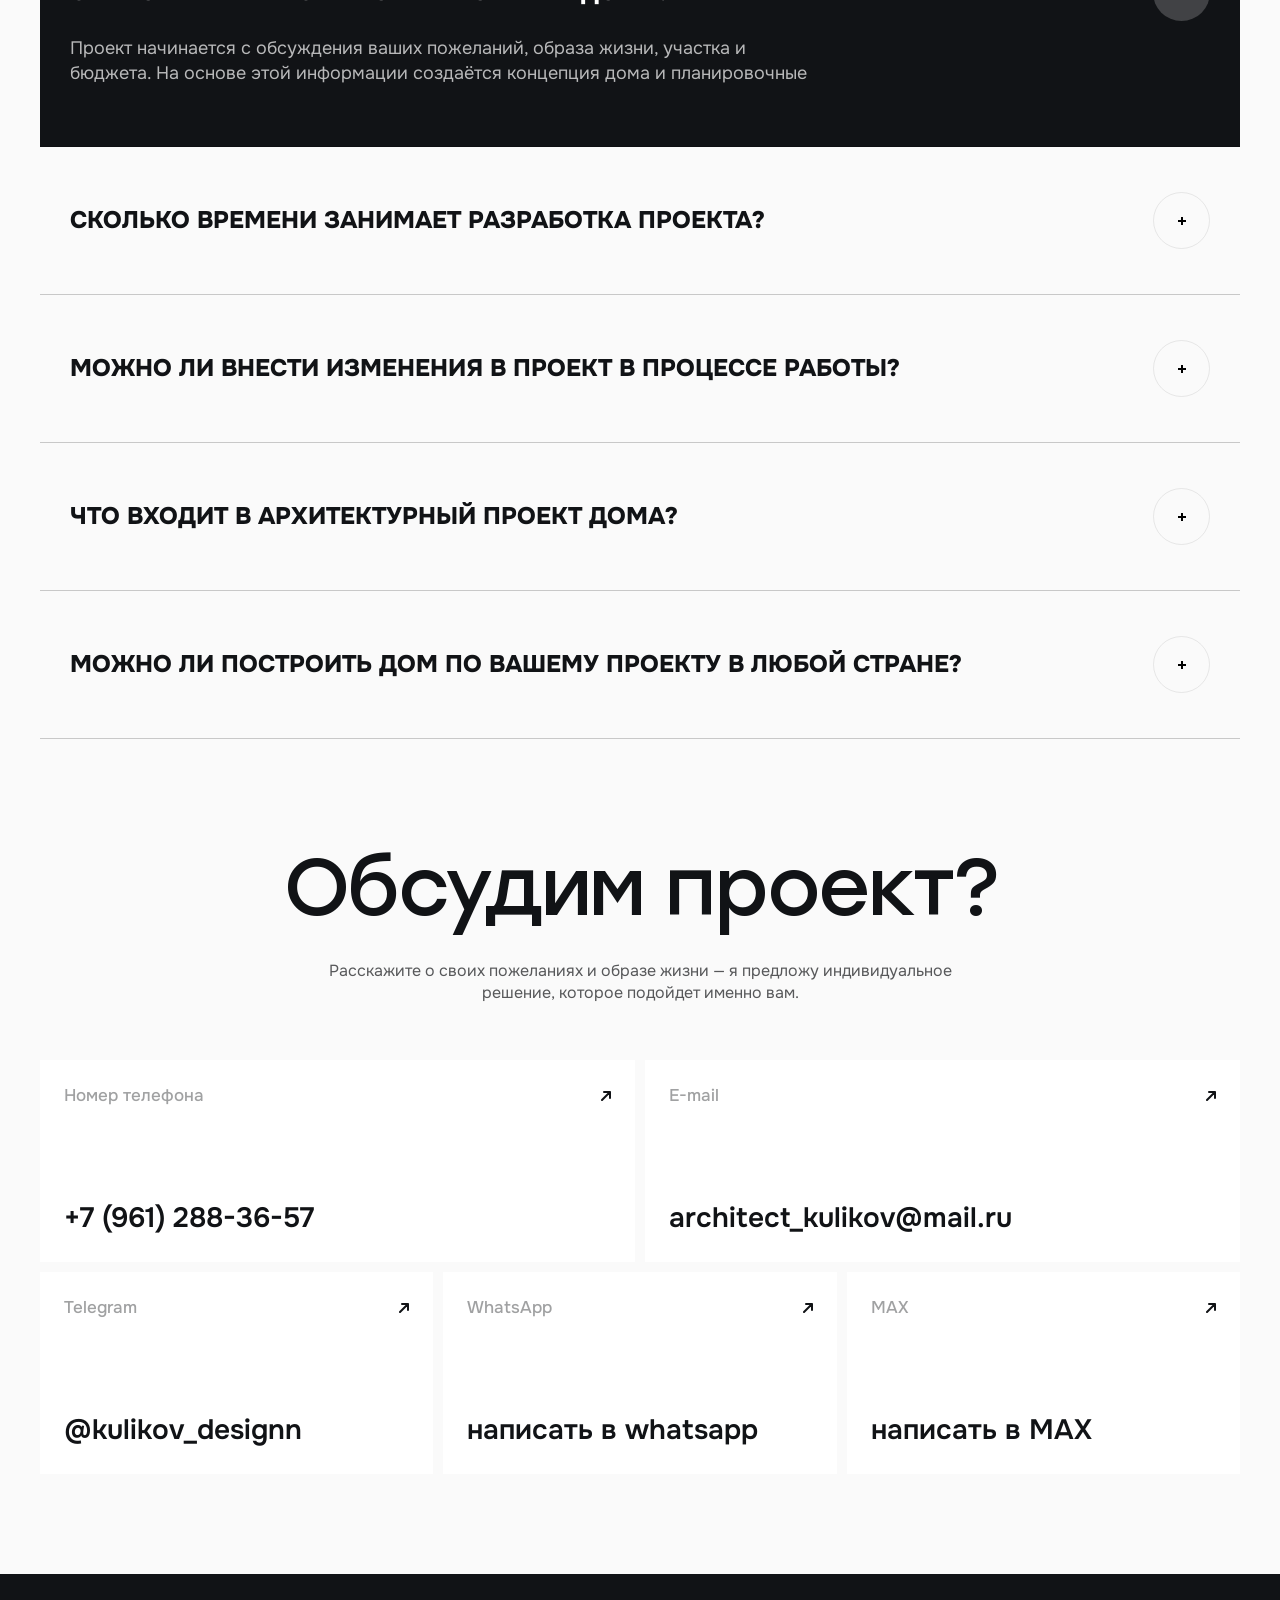
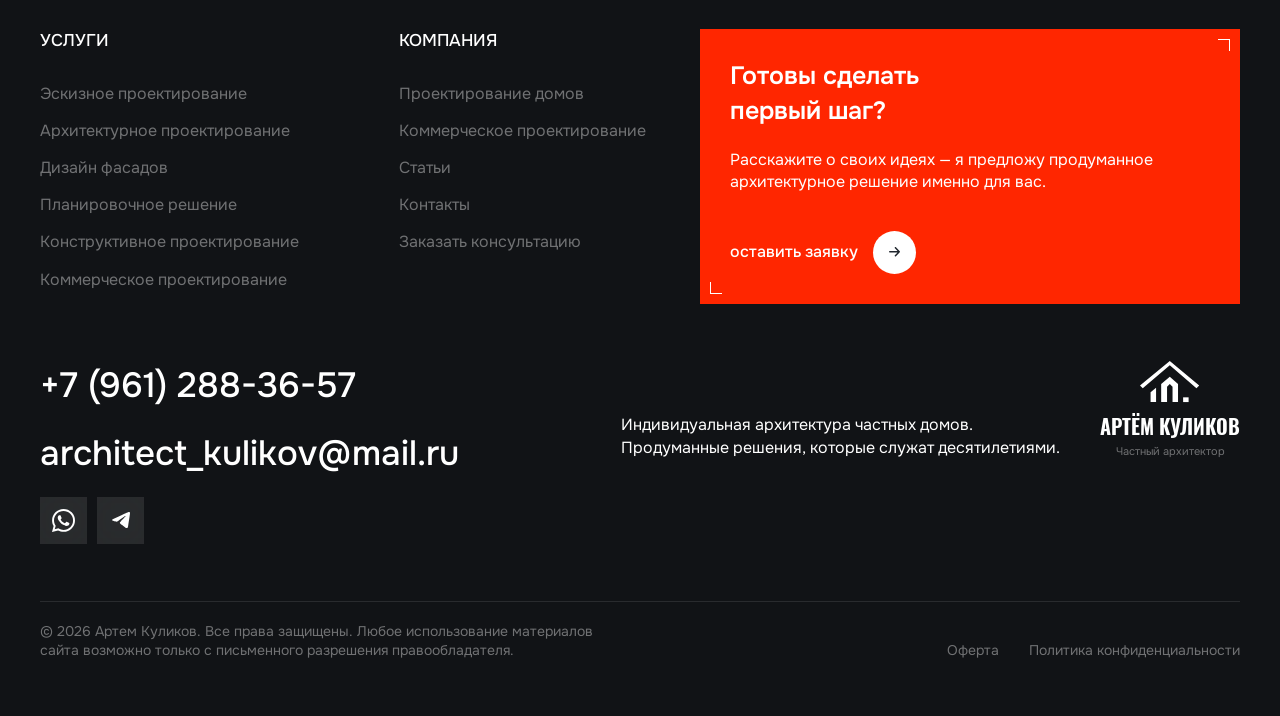
<file: service-inner.html>
<!DOCTYPE html>
<html lang="ru">
<head>
    <meta http-equiv="Content-Type" content="text/html; charset=utf-8" />
    <link rel="stylesheet" href="assets/css/build/build/swiper.css">
    <link rel="stylesheet" href="assets/css/build/build/fancybox.min.css">
    <link rel="stylesheet" href="assets/css/styles.css">
    
    
    <title>Name</title>
    <meta name='keywords' content='' />
    <meta name='description' content='' />
    <meta name="viewport" content="width=device-width, initial-scale=1, maximum-scale=1, user-scalable=0" />
    <meta http-equiv="X-UA-Compatible" content="IE=edge">
    <script src="assets/js/build/swiper-bundle.min.js" defer></script> 
    <script src="assets/js/build/fancybox.min.js" defer></script>
    <script src="assets/js/main.js" defer></script>
    <script src="assets/js/swipers.js" defer></script>
    <script> </script>
</head>
<body>
<div class="page">
    <header class="header header--light">
        <div class="container">
            <div class="header__row">
                <a href="/" class="header__logo logo">
                    <picture class='logo__picture logo__picture--white'>
                        <source srcset='assets/img/icons/logo.svg' type='image/svg+xml'>
                        <img src='assets/img/icons/logo.png' alt='logo'>
                    </picture>
                    <picture class='logo__picture logo__picture--black'>
                        <source srcset='assets/img/icons/logo-black.svg' type='image/svg+xml'>
                        <img src='assets/img/icons/logo-black.png' alt='logo'>
                    </picture>
                    <div class="logo__text">
                        <p class="logo__name">Артём Куликов </p>
                        <span>Частный архитектор</span>
                    </div>
                </a>
    
                <div class="header__menu">
                    <nav class="header__nav">
                        <ul class="header__nav-list">
                            <li class="header__nav-item">
                                <p class="header__nav-link">Услуги</p>
                                <div class="header__nav-arrow"> +</div>
                                <div class="header__nav-sublist">
                                    <ul>
                                        <li><a href="#">Эскизное проектирование</a></li>
                                        <li><a href="#">Архитектурное проектирование</a></li>
                                        <li><a href="#">Дизайн фасадов</a></li>
                                        <li><a href="#">Планировочное решение</a></li>
                                        <li><a href="#">Конструктивное проектирование</a></li>
                                        <li><a href="#">Коммерческое проектирование</a></li>
                                    </ul>
                                </div>
                            </li>
                            <li class="header__nav-item">
                                <a href="#" class="header__nav-link link-hover">Проектирование домов</a>
                            </li>
                            <li class="header__nav-item">
                                <a href="#" class="header__nav-link link-hover">Коммерческое проектирование</a>
                            </li>
                            <li class="header__nav-item">
                                <a href="#" class="header__nav-link link-hover">Статьи</a>
                            </li>
                            <li class="header__nav-item">
                                <a href="#" class="header__nav-link link-hover">Контакты</a>
                            </li>
                            <li class="header__nav-item">
                                <a href="#" class="header__nav-link link-hover">Заказать консультацию</a>
                            </li>
                        </ul>
                    </nav>
    
                    <div class="header-mobile">
                        <div class="header__contacts">
                            <a href="mailto:architect_kulikov@mail.ru" class="header__mail">architect_kulikov@mail.ru</a>
                            <div class="header__networks networks">
                                <a href="#" class="network">
                                    <picture class=''>
                                        <source srcset='assets/img/icons/wa.svg' type='image/svg+xml'>
                                        <img src='assets/img/icons/wa.png' decoding='async' alt=''>
                                    </picture>
                                </a>
                                <a href="#" class="network">
                                    <picture class=''>
                                        <source srcset='assets/img/icons/tg.svg' type='image/svg+xml'>
                                        <img src='assets/img/icons/tg.png' decoding='async' alt=''>
                                    </picture>
                                </a>
                            </div>
                        </div>
                    </div>
                </div>
    
    
                <div class="header__top-right">
                    <div class="header__networks networks">
                        <a href="#" class="network">
                            <picture class=''>
                                <source srcset='assets/img/icons/wa.svg' type='image/svg+xml'>
                                <img src='assets/img/icons/wa.png' decoding='async' alt=''>
                            </picture>
                        </a>
                        <a href="#" class="network">
                            <picture class=''>
                                <source srcset='assets/img/icons/tg.svg' type='image/svg+xml'>
                                <img src='assets/img/icons/tg.png' decoding='async' alt=''>
                            </picture>
                        </a>
                    </div>
    
                    <div class="header__phone">
                        <a href="tel:+79612883657">+7 (961) 288-36-57</a>
                        <span>Заказать звонок</span>
                    </div>
    
                    <div class="header-mobile">
                        <div class="burger">
                            <span></span>
                            <span></span>
                        </div>
                    </div>
                </div>
            </div>
        </div>
    </header>
<main class="main">
    
    
    <section class='page-top project'>
        <div class='container'>
            <div class="project__top">
                <div class="project__left">
                    <ul class="breadcrumbs">
                        <li><a href="/">Главная</a></li>
                        <li><a href="#">Проектирование домов</a></li>
                        <li>Дизайн фасада в г.Липки</li>
                    </ul>
        
                    <div class="project__items">
                        <div class="project__item">
                            <span>Материал</span>
                            <p>Газобетонный блок</p>
                        </div>
                        <div class="project__item">
                            <span>Площадь</span>
                            <p>200 м2</p>
                        </div>
                        <div class="project__item">
                            <span>Колличество спален</span>
                            <p>5</p>
                        </div>
                        <div class="project__item">
                            <span>Колличество санузлов</span>
                            <p>2</p>
                        </div>
                    </div>
                </div>
        
                <div class="project__right">
                    <h1 class="project__title title-h2">Дизайн фасада в г.Липки</h1>
                    <p class="project__date">Июль 2025</p>
                </div>
            </div>
        </div>
    </section>
    
    
    <picture class='gallery__main'>
        <source srcset='assets/img/gallery/main.webp' type='image/webp'>
        <img src='assets/img/gallery/main.jpg' decoding='async' alt=''>
    </picture>
    
    <section class='desc section-offset'>
        <div class='container'>
            <div class="desc__top section__top">
                <p class='desc__title title-h2'>Описание выполненного дизайна фасада</p>
                <p class="desc__subtitle">В данном проекте фасад здания был облицован комбинацией современных и натуральных материалов, что придало экстерьеру респектабельный вид, выразительность и долговечность. Основными элементами отделки стали:</p>
            </div>
    
            <ol class="desc__items">
                <li class="desc__item animation-item transform-item">
                    <div class="desc__item-text">
                        <p class="desc__item-title">Крупноформатный керамогранит</p>
                        <p>Использован для создания монолитных поверхностей с минимальными швами. Материал обеспечивает высокую устойчивость к внешним воздействиям, ультрасовременный эстетичный вид и визуальную строгость.</p>
                    </div>
                </li>
                <li class="desc__item animation-item transform-item">
                    <div class="desc__item-text">
                        <p class="desc__item-title">Планкен (деревянный или древесно-полимерный)</p>
                        <ul>
                            <li>Добавлен для контраста, смягчая холодность керамогранита и камня</li>
                            <li>Горизонтальная или вертикальная укладка подчеркивает динамику фасада</li>
                            <li>Создает теплую текстуру и гармонично сочетается с другими материалами</li>
                        </ul>
                    </div>
                </li>
                <li class="desc__item animation-item transform-item">
                    <div class="desc__item-text">
                        <p class="desc__item-title">Натуральный или искусственный камень</p>
                        <ul>
                            <li>Использован в цокольной части</li>
                            <li>Применен в колоннах</li>
                            <li>Выделяет акцентные зоны</li>
                        </ul>
                        <p>Придает фасаду солидность и природную фактурность.</p>
                    </div>
                </li>
                <li class="desc__item animation-item transform-item">
                    <div class="desc__item-text">
                        <p class="desc__item-title">Итоговый результат</p>
                        <p>Фасад приобрел сбалансированный, стильный облик с сочетанием современных и натуральных материалов. Композиция подчеркивает архитектурные формы здания, обеспечивает защиту от внешних факторов и создает привлекательный экстерьер с акцентами на текстурах и объемах.</p>
                    </div>
                </li>
            </ol>
            
        </div>
    </section>
    
    
    <section class='gallery section-offset'>
        <div class='container'>
            <div class="section__top">
                <div class="gallery__title">
                    <p class='title-h2'>Галерея</p>
                </div>
                <div class='swiper-btns'>
                    <button class='gallery__swiper-button-prev swiper-button-prev'></button>
                    <button class='gallery__swiper-button-next swiper-button-next'></button>
                </div>
            </div>
            
            <div class='gallery__swiper swiper swiper-visibiliti'>
                <div class='swiper-wrapper'>
                    <div class='gallery__swiper-slide swiper-slide'>
                        <a href="assets/img/gallery/gallery-1.jpg" class="gallery__card" data-fancybox="gallery">
                            <picture class='gallery__pic'>
                                <source srcset='assets/img/gallery/gallery-1.webp' type='image/webp'>
                                <img src='assets/img/gallery/gallery-1.jpg' decoding='async' loading='lazy' alt=''>
                            </picture>
                        </a>
                    </div>
    
                    <div class='gallery__swiper-slide swiper-slide'>
                        <a href="assets/img/gallery/main.jpg" class="gallery__card" data-fancybox="gallery">
                            <picture class='gallery__pic'>
                                <source srcset='assets/img/gallery/main.webp' type='image/webp'>
                                <img src='assets/img/gallery/main.jpg' decoding='async' loading='lazy' alt=''>
                            </picture>
                        </a>
                    </div>
    
                    <div class='gallery__swiper-slide swiper-slide'>
                        <a href="assets/img/gallery/gallery-2.jpg" class="gallery__card" data-fancybox="gallery">
                            <picture class='gallery__pic'>
                                <source srcset='assets/img/gallery/gallery-2.webp' type='image/webp'>
                                <img src='assets/img/gallery/gallery-2.jpg' decoding='async' loading='lazy' alt=''>
                            </picture>
                        </a>
                    </div>
    
                    <div class='gallery__swiper-slide swiper-slide'>
                        <a href="assets/img/gallery/gallery-3.jpg" class="gallery__card" data-fancybox="gallery">
                            <picture class='gallery__pic'>
                                <source srcset='assets/img/gallery/gallery-3.webp' type='image/webp'>
                                <img src='assets/img/gallery/gallery-3.jpg' decoding='async' loading='lazy' alt=''>
                            </picture>
                        </a>
                    </div>
                </div>
            </div>
        </div>
    </section>
    
    
    <section class='faq section-offset'>
        <div class='container section__wrap'>
            <div class="section__top">
                <div class="faq__title">
                    <p class='title-h2'>Часто задаваемые вопросы</p>
                </div>
            </div>
    
            <div class="faq__list">
                <div class="faq__item accordion">
                    <div class="faq__question">
                        <p>С чего начинается проектирование дома?</p>
                        <div class="faq__btn"></div>
                    </div>
                    <div class="accordion__content">
                        <div class="faq__answer">
                            Проект начинается с обсуждения ваших пожеланий, образа жизни, участка и бюджета. На основе этой информации создаётся концепция дома и планировочные решения.
                        </div>
                    </div>
                </div>
    
                <div class="faq__item accordion">
                    <div class="faq__question">
                        <p>Сколько времени занимает разработка проекта?</p>
                        <div class="faq__btn"></div>
                    </div>
                    <div class="accordion__content">
                        <div class="faq__answer">
                            Проект начинается с обсуждения ваших пожеланий, образа жизни, участка и бюджета. На основе этой информации создаётся концепция дома и планировочные решения.
                            Проект начинается с обсуждения ваших пожеланий, образа жизни, участка и бюджета. На основе этой информации создаётся концепция дома и планировочные решения.
                        </div>
                    </div>
                </div>
    
                <div class="faq__item accordion">
                    <div class="faq__question">
                        <p>Можно ли внести изменения в проект в процессе работы?</p>
                        <div class="faq__btn"></div>
                    </div>
                    <div class="accordion__content">
                        <div class="faq__answer">
                            Проект начинается с обсуждения ваших пожеланий, образа жизни, участка и бюджета. На основе этой информации создаётся концепция дома и планировочные решения.
                        </div>
                    </div>
                </div>
    
                <div class="faq__item accordion">
                    <div class="faq__question">
                        <p>Что входит в архитектурный проект дома?</p>
                        <div class="faq__btn"></div>
                    </div>
                    <div class="accordion__content">
                        <div class="faq__answer">
                            Проект начинается с обсуждения ваших пожеланий, образа жизни, участка и бюджета. На основе этой информации создаётся концепция дома и планировочные решения.
                        </div>
                    </div>
                </div>
    
                <div class="faq__item accordion">
                    <div class="faq__question">
                        <p>Можно ли построить дом по вашему проекту в любой стране?</p>
                        <div class="faq__btn"></div>
                    </div>
                    <div class="accordion__content">
                        <div class="faq__answer">
                            Проект начинается с обсуждения ваших пожеланий, образа жизни, участка и бюджета. На основе этой информации создаётся концепция дома и планировочные решения.
                        </div>
                    </div>
                </div>
            </div>
        </div>
    </section>
    
    
    <section class="contacts section-offset">
        <div class="container">
            <div class="contacts__top">
                <p class="contacts__title">Обсудим проект?</p>
                <p class="contacts__subtitle">Расскажите о своих пожеланиях и образе жизни — я предложу индивидуальное решение, которое подойдет именно вам.</p>
            </div>
    
            <div class="contacts__cards">
                <div class="contacts__card animation-item scale-item">
                    <div class="contacts__card-top">
                        <p>Номер телефона</p>
                        <svg width="10" height="10" viewBox="0 0 10 10" fill="none" xmlns="http://www.w3.org/2000/svg">
                            <path d="M1 9L9 1M9 1H3M9 1V7" stroke="#111316" stroke-width="2" stroke-linecap="round" stroke-linejoin="round" />
                        </svg>
                    </div>
                    <a href="tel:+7 (961) 288-36-57" class="contacts__card-link link-hover">+7 (961) 288-36-57</a>
                </div>
                <div class="contacts__card animation-item scale-item">
                    <div class="contacts__card-top">
                        <p>E-mail</p>
                        <svg width="10" height="10" viewBox="0 0 10 10" fill="none" xmlns="http://www.w3.org/2000/svg">
                            <path d="M1 9L9 1M9 1H3M9 1V7" stroke="#111316" stroke-width="2" stroke-linecap="round" stroke-linejoin="round" />
                        </svg>
                    </div>
                    <a href="mailto:architect_kulikov@mail.ru" class="contacts__card-link link-hover">architect_kulikov@mail.ru</a>
                </div>
                <div class="contacts__card animation-item scale-item">
                    <div class="contacts__card-top">
                        <p>Telegram</p>
                        <svg width="10" height="10" viewBox="0 0 10 10" fill="none" xmlns="http://www.w3.org/2000/svg">
                            <path d="M1 9L9 1M9 1H3M9 1V7" stroke="#111316" stroke-width="2" stroke-linecap="round" stroke-linejoin="round" />
                        </svg>
                    </div>
                    <a href="#" class="contacts__card-link link-hover">@kulikov_designn</a>
                </div>
                <div class="contacts__card animation-item scale-item">
                    <div class="contacts__card-top">
                        <p>WhatsApp</p>
                        <svg width="10" height="10" viewBox="0 0 10 10" fill="none" xmlns="http://www.w3.org/2000/svg">
                            <path d="M1 9L9 1M9 1H3M9 1V7" stroke="#111316" stroke-width="2" stroke-linecap="round" stroke-linejoin="round" />
                        </svg>
                    </div>
                    <a href="#" class="contacts__card-link link-hover">написать в whatsapp</a>
                </div>
                <div class="contacts__card animation-item scale-item">
                    <div class="contacts__card-top">
                        <p>MAX</p>
                        <svg width="10" height="10" viewBox="0 0 10 10" fill="none" xmlns="http://www.w3.org/2000/svg">
                            <path d="M1 9L9 1M9 1H3M9 1V7" stroke="#111316" stroke-width="2" stroke-linecap="round" stroke-linejoin="round" />
                        </svg>
                    </div>
                    <a href="#" class="contacts__card-link link-hover">написать в MAX</a>
                </div>
            </div>
        </div>
    </section></main>
    
    <footer class="footer">
        <div class="container">
            <div class="footer__top footer__row">
                <div class="footer__nav">
                    <div class="footer__nav-item">
                        <p class="footer__nav-title">Услуги</p>
                        <ul class="footer__nav-list">
                            <li><a href="#">Эскизное проектирование</a></li>
                            <li><a href="#">Архитектурное проектирование</a></li>
                            <li><a href="#">Дизайн фасадов</a></li>
                            <li><a href="#">Планировочное решение</a></li>
                            <li><a href="#">Конструктивное проектирование</a></li>
                            <li><a href="#">Коммерческое проектирование</a></li>
                        </ul>
                    </div>
                    <div class="footer__nav-item">
                        <p class="footer__nav-title">Компания</p>
                        <ul class="footer__nav-list">
                            <li><a href="#">Проектирование домов</a></li>
                            <li><a href="#">Коммерческое проектирование</a></li>
                            <li><a href="#">Статьи</a></li>
                            <li><a href="#">Контакты</a></li>
                            <li><a href="#">Заказать консультацию</a></li>
                        </ul>
                    </div>
                </div>
    
                <div class="footer__card card-decor">
                    <p class="footer__card-title">Готовы сделать первый шаг?</p>
                    <p class="footer__card-subtitle">Расскажите о своих идеях — я предложу продуманное архитектурное решение именно для вас.</p>
                    <button class='footer__card-btn popup-btn' data-path='popup-change'>
                        <span>оставить заявку</span>
                        <div class="footer__card-btn-icon">
                            <svg width="11" height="10" viewBox="0 0 11 10" fill="none" xmlns="http://www.w3.org/2000/svg">
                                <path d="M0.75 4.75847H10.2246M10.2246 4.75847L6.43475 0.75M10.2246 4.75847L6.43475 8.76695" stroke="#20272E" stroke-width="1.5" stroke-linecap="round" stroke-linejoin="round" />
                            </svg>
                        </div>
                    </button>
                </div>
            </div>
    
            <div class="footer__midle footer__row">
                <div class="footer__contacts">
                    <div class="footer__contacts-links">
                        <a href="tel:+79612883657" class="link-hover">+7 (961) 288-36-57</a>
                        <a href="mailto:architect_kulikov@mail.ru" class="link-hover">architect_kulikov@mail.ru</a>
                    </div>
                    <div class="networks">
                        <a href="#" class="network">
                            <picture class=''>
                                <source srcset='assets/img/icons/wa.svg' type='image/svg+xml'>
                                <img src='assets/img/icons/wa.png' decoding='async' alt=''>
                            </picture>
                        </a>
                        <a href="#" class="network">
                            <picture class=''>
                                <source srcset='assets/img/icons/tg.svg' type='image/svg+xml'>
                                <img src='assets/img/icons/tg.png' decoding='async' alt=''>
                            </picture>
                        </a>
                    </div>
                </div>
    
                <div class="footer__info">
                    <p class="footer__info-text">Индивидуальная архитектура частных домов. Продуманные решения, которые служат десятилетиями.</p>
                    <a href="/" class="footer__logo logo">
                        <picture class='logo__picture logo__picture--white'>
                            <source srcset='assets/img/icons/logo.svg' type='image/svg+xml'>
                            <img src='assets/img/icons/logo.png' alt='logo'>
                        </picture>
                        <div class="logo__text">
                            <p class="logo__name">Артём Куликов </p>
                            <span>Частный архитектор</span>
                        </div>
                    </a>
                </div>
            </div>
    
            <div class="footer__bottom footer__row">
                <div class="footer__copy">
                    <p>© 2026 Артем Куликов. Все права защищены. Любое использование материалов сайта возможно только с письменного разрешения правообладателя.</p>
                </div>
                <div class="footer__bottom-links">
                    <a href="#">Оферта</a>
                    <a href="#">Политика конфиденциальности</a>
                </div>
            </div>
        </div>
    </footer>
    <!-- Pop-up -->
    <div class="popup" data-target="popup-change"> 
        <div class="popup__body">
            <div class="popup__content">
                <div class="popup__text">
                    <div class="popup__top">
                        <p class="popup__title original-title">Готовы сделать первый шаг?</p>
                        <picture class="close-popup close-popup-btn popup__close">
                            <source srcset="assets/img/icons/popup-close.svg" type="image/svg+xml">
                            <img src="assets/img/icons/popup-close.png" alt="close_popup">
                        </picture> 
                    </div>
                    <p class="popup__subtitle">Расскажите о своих идеях — я предложу продуманное архитектурное решение именно для вас.</p>
                </div>
    
                <form class="popup__form white">
                    <div class="form-input">
                        <label>Ваше имя</label>
                        <input type="text" name="name" placeholder="Введите имя">
                    </div>
                    <div class="form-input">
                        <label>Ваш E-mail</label>
                        <input type="email" name="name" placeholder="Введите электронный адрес">
                    </div>
                    <button type="submit" class="primary-btn hover-black"><span>Отправить</span></button>
                    <div class="politic">
                        <input type="checkbox" id="popup-politic">
                        <label for="popup-politic">Я даю свое согласие на обработку персональных данных в соответствии 
                            с ФЗ №152-ФЗ “О персональных данных” на условиях и для целей, определенных <a href="#">Политикой Конфиденциальности.</a></label>
                    </div>
                </form>
            </div>
        </div>
    </div>
    
    
    <div class="popup popup-response"> 
        <div class="popup__body">
            <div class="popup__content">
                <div class="popup__text popup-response__wrapper">
                    <div class="popup__top">
                        <h3 class="popup__title original-title">Ваша заявка принята</h3>
                        <picture class="close-popup close-popup-btn popup__close">
                            <source srcset="assets/img/icons/popup-close.svg" type="image/svg+xml">
                            <img src="assets/img/icons/popup-close.png" alt="close_popup">
                        </picture> 
                    </div>
                    <p>Свяжемся с Вами в течении 2-х минут для уточнения деталей</p>
                </div>
    
            </div>
        </div>
    </div>

</div>
</body>
</html>
</file>
<file: assets/css/styles.css>
@charset "UTF-8";
/* Reset and base styles  */
* {
  padding: 0px;
  margin: 0px;
  border: none;
}

*,
*::before,
*::after {
  box-sizing: border-box;
}

/* Links */
a, a:link, a:visited {
  text-decoration: none;
}

a:hover {
  text-decoration: none;
}

/* Common */
aside, nav, footer, header, section, main {
  display: block;
}

h1, h2, h3, h4, h5, h6, p {
  font-size: inherit;
  font-weight: inherit;
}

ul, ul li {
  list-style: none;
}

img {
  vertical-align: top;
}

img, svg {
  max-width: 100%;
  height: auto;
}

address {
  font-style: normal;
}

/* Form */
input, textarea, button, select {
  font-family: inherit;
  font-size: inherit;
  color: inherit;
  background-color: transparent;
}

input::-ms-clear {
  display: none;
}

button, input[type=submit] {
  display: inline-block;
  box-shadow: none;
  background-color: transparent;
  background: none;
  cursor: pointer;
}

input:focus, input:active,
button:focus, button:active {
  outline: none;
}

button::-moz-focus-inner {
  padding: 0;
  border: 0;
}

label {
  cursor: pointer;
}

legend {
  display: block;
}

html {
  line-height: 1.15;
  -webkit-text-size-adjust: 100%;
}

main {
  display: block;
}

hr {
  box-sizing: content-box;
  height: 0;
  overflow: visible;
}

pre {
  font-family: monospace, monospace;
  font-size: 1em;
}

a {
  background-color: transparent;
}

abbr[title] {
  border-bottom: none;
  text-decoration: underline;
  -webkit-text-decoration: underline dotted;
  text-decoration: underline dotted;
}

b,
strong {
  font-weight: 600;
}

code,
kbd,
samp {
  font-family: monospace, monospace;
  font-size: 1em;
}

small {
  font-size: 80%;
}

sub,
sup {
  font-size: 75%;
  line-height: 0;
  position: relative;
  vertical-align: baseline;
}

sub {
  bottom: -0.25em;
}

sup {
  top: -0.5em;
}

img {
  border-style: none;
  display: block;
}

button,
input,
optgroup,
select,
textarea {
  font-family: inherit;
  font-size: 100%;
  line-height: 1.15;
  margin: 0;
}

button,
input {
  overflow: visible;
}

button,
select {
  text-transform: none;
}

button,
[type=button],
[type=reset],
[type=submit] {
  -webkit-appearance: button;
}

button::-moz-focus-inner,
[type=button]::-moz-focus-inner,
[type=reset]::-moz-focus-inner,
[type=submit]::-moz-focus-inner {
  border-style: none;
  padding: 0;
}

button:-moz-focusring,
[type=button]:-moz-focusring,
[type=reset]:-moz-focusring,
[type=submit]:-moz-focusring {
  outline: 1px dotted ButtonText;
}

fieldset {
  padding: 0.35em 0.75em 0.625em;
}

legend {
  box-sizing: border-box;
  color: inherit;
  display: table;
  max-width: 100%;
  padding: 0;
  white-space: normal;
}

progress {
  vertical-align: baseline;
}

textarea {
  overflow: auto;
}

[type=checkbox],
[type=radio] {
  box-sizing: border-box;
  padding: 0;
}

[type=number]::-webkit-inner-spin-button,
[type=number]::-webkit-outer-spin-button {
  height: auto;
}

[type=search] {
  -webkit-appearance: textfield;
  outline-offset: -2px;
}

[type=search]::-webkit-search-decoration {
  -webkit-appearance: none;
}

::-webkit-file-upload-button {
  -webkit-appearance: button;
  font: inherit;
}

details {
  display: block;
}

summary {
  display: list-item;
}

template {
  display: none;
}

[hidden] {
  display: none;
}

:root {
  --container-width: 1700px;
  --container-padding: 18px;
  --font-family: "Onest", sans-serif;
  --second-family: "Stolzl", sans-serif;
  --third-family: "Oswald", sans-serif;
  --red: #ff2600;
  --black: #111316;
}

/* Onest */
@font-face {
  font-family: "Onest";
  font-style: normal;
  font-display: swap;
  font-weight: 400;
  src: url("../fonts/Onest-Regular.woff2") format("woff2"), url("../fonts/Onest-Regular.woff") format("woff");
}
@font-face {
  font-family: "Onest";
  font-style: normal;
  font-display: swap;
  font-weight: 500;
  src: url("../fonts/Onest-Medium.woff2") format("woff2"), url("../fonts/Onest-Medium.woff") format("woff");
}
@font-face {
  font-family: "Onest";
  font-style: normal;
  font-display: swap;
  font-weight: 600;
  src: url("../fonts/Onest-SemiBold.woff2") format("woff2"), url("../fonts/Onest-SemiBold.woff") format("woff");
}
@font-face {
  font-family: "Onest";
  font-style: normal;
  font-display: swap;
  font-weight: 800;
  src: url("../fonts/Onest-ExtraBold.woff2") format("woff2"), url("../fonts/Onest-ExtraBold.woff") format("woff");
}
/* Stolzl */
@font-face {
  font-family: "Stolzl";
  font-style: normal;
  font-display: swap;
  font-weight: 400;
  src: url("../fonts/Stolzl-Regular.woff2") format("woff2"), url("../fonts/Stolzl-Regular.woff") format("woff");
}
@font-face {
  font-family: "Stolzl";
  font-style: normal;
  font-display: swap;
  font-weight: 700;
  src: url("../fonts/Stolzl-Bold.woff2") format("woff2"), url("../fonts/Stolzl-Bold.woff") format("woff");
}
/* Oswald */
@font-face {
  font-family: "Oswald";
  font-style: normal;
  font-display: swap;
  font-weight: 700;
  src: url("../fonts/Oswald-Bold.woff2") format("woff2"), url("../fonts/Oswald-Bold.woff") format("woff");
}
/* Общие стили */
html.lock {
  overflow: hidden;
}

html.burger-lock {
  overflow: hidden;
}

html::before {
  display: block;
  content: "";
  width: 100%;
  height: 100%;
  background-color: rgba(0, 0, 0, 0.3215686275);
  position: fixed;
  inset: 0;
  opacity: 0;
  z-index: 10;
  pointer-events: none;
  transition: opacity 0.3s linear;
}

body.lock {
  overflow: hidden;
}

body.burger-lock {
  overflow: hidden;
}

body {
  margin: 0;
  overflow-y: auto;
  padding: 0;
  background: #fafafa;
  font-family: var(--font-family);
  font-weight: 400;
  font-size: 18px;
  line-height: 1.4;
  color: var(--black);
}

.container {
  margin: 0 auto;
  padding: 0 40px;
  max-width: var(--container-width);
  width: 100%;
}

section {
  overflow: hidden;
}

.section-offset {
  margin-bottom: 100px;
}

.section__top {
  display: flex;
  align-items: flex-end;
  justify-content: space-between;
  gap: 20px;
  margin-bottom: 40px;
}

@media (max-width: 1200px) {
  .section-offset {
    margin-bottom: 80px;
  }
  .section__top {
    margin-bottom: 34px;
  }
  section {
    overflow: hidden;
  }
  .swiper {
    overflow: visible;
  }
}
@media (max-width: 1024px) {
  .section__wrap {
    display: flex;
    flex-direction: column;
    gap: 20px;
  }
  .section__top-mob {
    display: contents;
  }
  .section__order {
    order: 3;
    justify-content: center;
  }
}
@media (max-width: 768px) {
  .section-offset {
    margin-bottom: 50px;
  }
  .container {
    padding: 0 var(--container-padding);
  }
  .section__top {
    margin-bottom: 20px;
  }
  body {
    font-size: 13px;
  }
}
.logo {
  display: flex;
  flex-direction: column;
  align-items: center;
  gap: 9px;
}
.logo__picture {
  display: block;
}
.logo__picture img {
  width: 61px;
  height: 42px;
  min-width: 44px;
  min-height: 30px;
  -o-object-fit: contain;
  object-fit: contain;
}
.logo__text {
  font-size: 13px;
  color: rgba(255, 255, 255, 0.4);
  text-align: center;
}
.logo__name {
  font-family: var(--third-family);
  font-weight: 700;
  font-size: 26px;
  text-transform: uppercase;
  color: #fff;
}

@media (max-width: 1500px) {
  .logo__name {
    font-size: 20px;
    margin-bottom: 4px;
  }
  .logo__text {
    font-size: 11px;
  }
}
@media (max-width: 768px) {
  .logo {
    gap: 6px;
  }
  .logo__picture img {
    width: 44px;
    height: 30px;
  }
  .logo__text {
    font-size: 9px;
  }
  .logo__name {
    font-size: 17px;
  }
}
.title-h1, .title-h2 {
  font-family: var(--second-family);
  font-weight: 400;
  letter-spacing: -0.03em;
  color: var(--black);
}

.title-h1 {
  font-size: 75px;
  line-height: 120%;
}

.title-h2 {
  font-size: 60px;
}

@media (max-width: 1500px) {
  .title-h1 {
    font-size: 67px;
  }
  .title-h2 {
    font-size: 50px;
  }
}
@media (max-width: 1200px) {
  .title-h1 {
    font-size: 58px;
  }
  .title-h2 {
    font-size: 45px;
  }
}
@media (max-width: 768px) {
  .title-h1 {
    font-size: 35px;
  }
  .title-h2 {
    font-size: 25px;
  }
}
.number {
  width: 40px;
  height: 40px;
  display: flex;
  align-items: center;
  justify-content: center;
  background: var(--red);
  font-family: var(--third-family);
  font-weight: 700;
  font-size: 18px;
  text-transform: uppercase;
  color: #fff;
  position: relative;
  margin-top: 13px;
  margin-bottom: 11px;
  flex-shrink: 0;
}
.number::before {
  content: "";
  display: block;
  width: 2px;
  height: 13px;
  background: var(--red);
  position: absolute;
  top: -12px;
  left: 50%;
  transform: translate(-50%, 0);
}

@media (max-width: 1200px) {
  .number {
    width: 34px;
    height: 34px;
    font-size: 15px;
  }
}
@media (max-width: 768px) {
  .number {
    width: 25px;
    height: 25px;
    font-size: 11px;
    margin-top: 8px;
  }
  .number::before {
    width: 1.2px;
    height: 8px;
    top: -8px;
  }
}
.primary-btn, .secondary-btn, .tertiary-btn {
  font-family: var(--font-family);
  font-weight: 500;
  font-size: 14px;
  text-transform: uppercase;
  text-align: center;
  position: relative;
  transition: all 0.3s ease;
}
.primary-btn *, .secondary-btn *, .tertiary-btn * {
  z-index: 3;
}
.primary-btn svg, .secondary-btn svg, .tertiary-btn svg {
  flex-shrink: 0;
}
.primary-btn svg path, .secondary-btn svg path, .tertiary-btn svg path {
  transition: all 0.3s ease;
}
.primary-btn::after, .secondary-btn::after, .tertiary-btn::after {
  content: "";
  display: block;
  width: 100%;
  height: 0;
  position: absolute;
  left: 0;
  bottom: 0;
  z-index: 2;
  transition: all 0.3s ease;
}
.primary-btn span, .secondary-btn span, .tertiary-btn span {
  display: flex;
  align-items: center;
  justify-content: center;
  gap: 10px;
  padding: 38px 64px;
  position: relative;
  z-index: 3;
  width: 100%;
  height: 100%;
}
.primary-btn span::before, .primary-btn span::after, .secondary-btn span::before, .secondary-btn span::after, .tertiary-btn span::before, .tertiary-btn span::after {
  content: "";
  display: block;
  width: 12px;
  height: 12px;
  position: absolute;
  opacity: 0;
  transition: all 0.4s ease;
  transition-delay: 0.1s;
}
.primary-btn span::before, .secondary-btn span::before, .tertiary-btn span::before {
  border-left: 1px solid var(--black);
  border-bottom: 1px solid var(--black);
  left: 10px;
  bottom: 10px;
}
.primary-btn span::after, .secondary-btn span::after, .tertiary-btn span::after {
  border-top: 1px solid var(--black);
  border-right: 1px solid var(--black);
  right: 10px;
  top: 10px;
}

.primary-btn {
  background: var(--red);
  color: #fff;
}
.primary-btn::after {
  background: #fff;
}

.primary-btn.hover-black::after {
  background: var(--black);
}

.secondary-btn {
  border: 1px solid #fff;
  color: #fff;
}
.secondary-btn::after {
  background: #fff;
}

.tertiary-btn {
  background: #fff;
  color: var(--black);
}
.tertiary-btn::after {
  background: var(--black);
}
.tertiary-btn span::before, .tertiary-btn span::after {
  border-color: #fff;
}

@media (hover: hover) {
  .primary-btn:hover::after, .secondary-btn:hover::after, .tertiary-btn:hover::after {
    height: 100%;
  }
  .primary-btn:hover span::before, .primary-btn:hover span::after, .secondary-btn:hover span::before, .secondary-btn:hover span::after, .tertiary-btn:hover span::before, .tertiary-btn:hover span::after {
    opacity: 1;
  }
  .primary-btn:hover {
    color: var(--black);
  }
  .primary-btn.hover-black:hover span {
    color: #fff;
  }
  .primary-btn.hover-black:hover span::before, .primary-btn.hover-black:hover span::after {
    border-color: #fff;
  }
  .secondary-btn:hover {
    color: var(--black);
  }
  .secondary-btn:hover svg path {
    stroke: var(--black);
  }
  .tertiary-btn:hover {
    color: #fff;
  }
}
@media (max-width: 1550px) {
  .primary-btn span, .secondary-btn span, .tertiary-btn span {
    padding: 38px 45px;
  }
}
@media (max-width: 768px) {
  .primary-btn span, .secondary-btn span, .tertiary-btn span {
    padding: 29px 20px;
    font-size: 11px;
  }
}
.link-hover {
  position: relative;
}
.link-hover::before {
  content: "";
  display: block;
  width: 0;
  height: 1.5px;
  background: #fff;
  position: absolute;
  left: 0;
  bottom: -4px;
  transition: all 0.3s ease;
}

.link-all {
  display: flex;
  align-items: center;
  gap: 15px;
  font-weight: 500;
  font-size: 16px;
  color: var(--black);
}
.link-all__icon {
  display: flex;
  align-items: center;
  justify-content: center;
  border-radius: 25px;
  background: var(--black);
  width: 43px;
  height: 43px;
  flex-shrink: 0;
  transition: all 0.3s ease;
}
.link-all__icon path {
  transition: all 0.3s ease;
}

@media (hover: hover) {
  .link-hover:hover::before {
    width: 100%;
  }
  .link-all:hover .link-all__icon {
    background: #f3f3f3;
  }
  .link-all:hover .link-all__icon path {
    stroke: var(--black);
  }
}
@media (max-width: 768px) {
  .link-all {
    font-size: 13px;
  }
  .link-all__icon {
    width: 33px;
    height: 33px;
  }
}
.card-decor {
  position: relative;
}
.card-decor::before, .card-decor::after {
  content: "";
  display: block;
  width: 12px;
  height: 12px;
  position: absolute;
  transition: all 0.4s ease;
  transition-delay: 0.1s;
}
.card-decor::before {
  border-left: 1px solid var(--black);
  border-bottom: 1px solid var(--black);
  left: 10px;
  bottom: 10px;
}
.card-decor::after {
  border-top: 1px solid var(--black);
  border-right: 1px solid var(--black);
  right: 10px;
  top: 10px;
}

.networks {
  display: flex;
  gap: 10px;
}

.network {
  width: 47px;
  height: 47px;
  background: rgba(255, 255, 255, 0.1);
  -webkit-backdrop-filter: blur(30px);
  backdrop-filter: blur(30px);
  display: flex;
  align-items: center;
  justify-content: center;
  flex-shrink: 0;
  position: relative;
}
.network * {
  z-index: 3;
}
.network::after {
  content: "";
  display: block;
  width: 100%;
  height: 0;
  background: var(--red);
  position: absolute;
  left: 0;
  bottom: 0;
  z-index: 2;
  transition: all 0.3s ease;
}

@media (hover: hover) {
  .network:hover::after {
    height: 100%;
  }
}
@media (max-width: 768px) {
  .network {
    padding: 9px;
    width: 37px;
    height: 37px;
  }
}
.list ul {
  display: flex;
  flex-direction: column;
  gap: 16px;
}
.list ul li {
  padding-left: 22px;
  position: relative;
}
.list ul li::before {
  content: "";
  display: block;
  width: 8px;
  height: 8px;
  border-radius: 100%;
  background: #78d864;
  position: absolute;
  top: 6px;
  left: 0;
}

@media (max-width: 768px) {
  .tag {
    border-radius: 12px;
    padding: 18px 20px;
  }
}
/*  form  */
.form-input {
  position: relative;
}
.form-input input, .form-input textarea {
  width: 100%;
  border: 1px solid rgba(255, 255, 255, 0.2);
  padding: 40px 31px;
  font-size: 16px;
  color: #fff;
  transition: all 0.3s ease;
}
.form-input input::-moz-placeholder, .form-input textarea::-moz-placeholder {
  font-size: 16px;
  color: rgba(255, 255, 255, 0.4);
}
.form-input input::placeholder, .form-input textarea::placeholder {
  font-size: 16px;
  color: rgba(255, 255, 255, 0.4);
}
.form-input input:hover, .form-input input:focus, .form-input input:active, .form-input textarea:hover, .form-input textarea:focus, .form-input textarea:active {
  border: 1px solid rgba(255, 255, 255, 0.5);
}
.form-input label {
  position: absolute;
  left: 30px;
  top: 0;
  transform: translate(0%, -50%);
  font-size: 15px;
  line-height: 1.6;
  color: #fff;
  padding: 0 5px;
  background: #20272e;
}

input[type=search]::-webkit-search-decoration,
input[type=search]::-webkit-search-cancel-button,
input[type=search]::-webkit-search-results-button,
input[type=search]::-webkit-search-results-decoration {
  -webkit-appearance: none;
}

.politic {
  display: flex;
  align-items: start;
  gap: 10px;
  font-weight: 400;
  font-size: 14px;
  color: rgba(255, 255, 255, 0.4);
}
.politic a {
  color: inherit;
  text-decoration: underline;
  transition: all 0.3s ease;
}
.politic a:hover {
  opacity: 0.7;
}
.politic input[type=checkbox] {
  position: relative;
  width: 19px;
  height: 19px;
  color: #000;
  border: 2px solid rgba(255, 255, 255, 0.4);
  -webkit-appearance: none;
  -moz-appearance: none;
  appearance: none;
  cursor: pointer;
  transition: all 175ms cubic-bezier(0.1, 0.1, 0.25, 1);
  flex-shrink: 0;
}
.politic input[type=checkbox]::before {
  position: absolute;
  content: "";
  display: block;
  top: 50%;
  left: 50%;
  width: 5px;
  height: 9px;
  border-style: solid;
  border-color: var(--black);
  border-width: 0 2px 2px 0;
  transform: translate(-45%, -65%) rotate(45deg);
  opacity: 0;
}
.politic input[type=checkbox]:checked {
  background: #fff;
}
.politic input[type=checkbox]:checked::before {
  opacity: 1;
}

@media (hover: hover) {
  .politic a:hover {
    opacity: 0.7;
  }
}
form.white .form-input input, form.white .form-input textarea {
  border: 1px solid rgba(0, 0, 0, 0.2);
  color: rgb(17, 19, 22);
}
form.white .form-input input::-moz-placeholder, form.white .form-input textarea::-moz-placeholder {
  color: rgba(17, 19, 22, 0.4);
}
form.white .form-input input::placeholder, form.white .form-input textarea::placeholder {
  color: rgba(17, 19, 22, 0.4);
}
form.white .form-input input:hover, form.white .form-input input:focus, form.white .form-input input:active, form.white .form-input textarea:hover, form.white .form-input textarea:focus, form.white .form-input textarea:active {
  border: 1px solid rgba(0, 0, 0, 0.4);
}
form.white .form-input label {
  color: var(--black);
  background: #fff;
}
form.white .politic {
  color: rgba(0, 0, 0, 0.4);
}
form.white .politic input[type=checkbox] {
  border: 2px solid rgba(0, 0, 0, 0.4);
  background: transparent;
}
form.white .politic input[type=checkbox]::before {
  border-color: #dbe1dd;
}
form.white .politic input[type=checkbox]:checked {
  background: rgba(0, 0, 0, 0.9);
}

@media (max-width: 768px) {
  .form-input input, .form-input textarea {
    padding: 36px 26px;
  }
}
/*  search  */
form.form-search {
  position: relative;
  width: 100%;
}
form.form-search input {
  width: 100%;
  background: #f5f8f5;
  border-radius: 10px;
}
form.form-search img {
  position: absolute;
  top: 50%;
  right: 20px;
  transform: translate(0, -50%);
}

/* accordion */
.accordion {
  transition: all 0.4s ease;
  cursor: pointer;
  width: 100%;
  position: relative;
}
.accordion.active .accordion__btn {
  transform: rotate(180deg);
}
.accordion__content {
  max-height: 0;
  overflow: hidden;
  transition: all 0.4s ease;
}

/* filter */
.filter-card.hidden {
  display: none;
}

.filter-btns {
  padding: 10px;
  background: #fff;
  margin-bottom: 30px;
  display: flex;
  gap: 9px;
  width: -moz-fit-content;
  width: fit-content;
  max-width: 100%;
  overflow-x: auto;
}
.filter-btns::-webkit-scrollbar {
  width: 0;
  height: 0;
}

.filter-btn {
  padding: 18px 20px;
  font-weight: 500;
  font-size: 16px;
  color: var(--black);
  transition: all 0.3s ease;
}
.filter-btn.active {
  background: var(--red);
  color: #fff;
}

@media (hover: hover) {
  .filter-btn:hover {
    background: rgba(255, 0, 0, 0.05);
  }
}
@media (max-width: 768px) {
  .filter-btns {
    padding: 5px;
    margin-bottom: 20px;
    gap: 0px;
  }
  .filter-btn {
    padding: 13px 12px;
    font-size: 12px;
  }
}
.page-top {
  margin-top: 140px;
  margin-bottom: 50px;
}

.breadcrumbs {
  padding-top: 58px;
  margin-bottom: 11px;
}

.breadcrumbs, .breadcrumbs li {
  align-items: center;
  display: flex;
  gap: 5px 15px;
  flex-wrap: wrap;
}

.breadcrumbs li, .breadcrumbs li a {
  font-size: 16px;
  text-align: left;
  color: rgba(17, 19, 22, 0.4);
}

.breadcrumbs li:first-child a {
  display: flex;
  align-items: center;
  gap: 10px;
}
.breadcrumbs li:first-child a::before {
  content: "";
  display: block;
  width: 24px;
  height: 24px;
  background: url("./../img/icons/home.svg") no-repeat center/contain;
  transform: translateY(-3px);
}

.breadcrumbs li a {
  color: var(--black);
}

@media (hover: hover) {
  .breadcrumbs li a:hover {
    text-decoration: underline;
  }
}
.breadcrumbs li:after {
  content: "/";
  color: var(--black);
}

.breadcrumbs li:last-child::after {
  content: none;
}

.breadcrumbs.white li {
  color: rgba(255, 255, 255, 0.4);
}
.breadcrumbs.white li:after {
  color: #fff;
}
.breadcrumbs.white li a {
  color: #fff;
}
.breadcrumbs.white li:first-child a::before {
  background: url("./../img/icons/home-white.svg") no-repeat center/contain;
}

@media (max-width: 1400px) {
  .page-top {
    margin-top: 112px;
  }
}
@media (max-width: 768px) {
  .page-top {
    margin-top: 90px;
    margin-bottom: 22px;
  }
  .breadcrumbs {
    padding-top: 30px;
    margin-bottom: 16px;
  }
  .breadcrumbs li, .breadcrumbs li a {
    font-size: 12px;
  }
  .breadcrumbs li:first-child a::before {
    width: 20px;
    height: 20px;
  }
  .show-btn {
    margin: 24px auto 0;
    min-width: 100%;
  }
}
.scroll-top {
  position: fixed;
  bottom: 70px;
  left: 40px;
  z-index: 4;
  display: flex;
  align-items: center;
  justify-content: center;
  width: 56px;
  height: 56px;
  background: #007844;
  border: 1px solid #fff;
  border-radius: 50%;
  transition: all 0.3s ease;
}
.scroll-top.hidden {
  opacity: 0;
  pointer-events: none;
  visibility: hidden;
}

@media (max-width: 768px) {
  .scroll-top {
    bottom: 16px;
    left: 16px;
    width: 42px;
    height: 42px;
  }
}
/* swiper CUSTOM */
.swiper {
  width: 100%;
  height: 100%;
}

.swiper-visibiliti {
  overflow: visible;
}

/* swiper-buttons */
.swiper-btns {
  display: flex;
  align-items: center;
  gap: 10px;
}

.swiper-button-next, .swiper-button-prev,
.swiper-button-next--white, .swiper-button-prev--white {
  position: static;
  margin: 0;
  flex-shrink: 0;
  width: 59px;
  height: 59px;
  border-radius: 35px;
  background: var(--black);
  transition: all 0.3s ease;
}

.swiper-button-next::after {
  content: "";
  width: 15px;
  height: 13px;
  background-color: white;
  -webkit-mask: url('data:image/svg+xml;utf8,<svg width="15" height="13" viewBox="0 0 15 13" xmlns="http://www.w3.org/2000/svg"><path d="M0.75 6.25H13.75M13.75 6.25L8.55 0.75M13.75 6.25L8.55 11.75" stroke="black" stroke-width="1.5" stroke-linecap="round" stroke-linejoin="round" fill="none"/></svg>') no-repeat center;
  mask: url('data:image/svg+xml;utf8,<svg width="15" height="13" viewBox="0 0 15 13" xmlns="http://www.w3.org/2000/svg"><path d="M0.75 6.25H13.75M13.75 6.25L8.55 0.75M13.75 6.25L8.55 11.75" stroke="black" stroke-width="1.5" stroke-linecap="round" stroke-linejoin="round" fill="none"/></svg>') no-repeat center;
  mask-size: contain;
  -webkit-mask: url('data:image/svg+xml;utf8,<svg width="15" height="13" viewBox="0 0 15 13" xmlns="http://www.w3.org/2000/svg"><path d="M0.75 6.25H13.75M13.75 6.25L8.55 0.75M13.75 6.25L8.55 11.75" stroke="black" stroke-width="1.5" stroke-linecap="round" stroke-linejoin="round" fill="none"/></svg>') no-repeat center;
  -webkit-mask-size: contain;
}

.swiper-button-prev:after {
  content: "";
  position: absolute;
  width: 15px;
  height: 13px;
  background-color: #fff;
  -webkit-mask: url('data:image/svg+xml;utf8,<svg width="15" height="13" viewBox="0 0 15 13" xmlns="http://www.w3.org/2000/svg"><path d="M13.75 6.25H0.75M0.75 6.25L5.95 0.75M0.75 6.25L5.95 11.75" stroke="black" stroke-width="1.5" stroke-linecap="round" stroke-linejoin="round" fill="none"/></svg>') no-repeat center;
  mask: url('data:image/svg+xml;utf8,<svg width="15" height="13" viewBox="0 0 15 13" xmlns="http://www.w3.org/2000/svg"><path d="M13.75 6.25H0.75M0.75 6.25L5.95 0.75M0.75 6.25L5.95 11.75" stroke="black" stroke-width="1.5" stroke-linecap="round" stroke-linejoin="round" fill="none"/></svg>') no-repeat center;
  mask-size: contain;
  -webkit-mask: url('data:image/svg+xml;utf8,<svg width="15" height="13" viewBox="0 0 15 13" xmlns="http://www.w3.org/2000/svg"><path d="M13.75 6.25H0.75M0.75 6.25L5.95 0.75M0.75 6.25L5.95 11.75" stroke="black" stroke-width="1.5" stroke-linecap="round" stroke-linejoin="round" fill="none"/></svg>') no-repeat center;
  -webkit-mask-size: contain;
}

@media (hover: hover) {
  .swiper-button-next:hover, .swiper-button-prev:hover {
    background: #f3f3f3;
  }
  .swiper-button-next:hover:after, .swiper-button-prev:hover:after {
    background-color: var(--black);
  }
}
@media (max-width: 768px) {
  .swiper-btns {
    gap: 7px;
  }
  .swiper-button-next, .swiper-button-prev,
  .swiper-button-next--white, .swiper-button-prev--white {
    width: 43px;
    height: 43px;
  }
  .swiper-button-next::after, .swiper-button-prev:after {
    width: 10px;
    height: 8px;
  }
}
/* swiper-pagination  */
.swiper-pagination {
  position: static;
  width: auto !important;
  color: #fff;
}
.swiper-pagination-bullet {
  position: static;
  border-radius: 10px;
  width: 25px;
  height: 3px;
  background: var(--color-zelenyy);
}

.swiper-pagination-fraction {
  font-size: 16px;
  color: #fff;
}

.swiper-scrollbar {
  position: static !important;
  background: rgba(255, 255, 255, 0.2);
  border-radius: 10px;
}
.swiper-scrollbar-drag {
  background: #fff;
  border-radius: 10px;
}

@keyframes transformItem {
  0% {
    opacity: 0;
    transform: translateY(100%);
  }
  100% {
    opacity: 1;
    transform: translateY(0);
  }
}
.transform-item {
  opacity: 0;
}

.scale-item {
  scale: 0.6;
  opacity: 0;
  transition: scale 0.4s ease, opacity 0.3s ease;
}

@keyframes textAnimation {
  0% {
    opacity: 0;
    transform: translateX(-120px);
  }
  100% {
    opacity: 1;
    transform: translateX(0);
  }
}
.text-animation {
  opacity: 0;
}

.animation-active.scale-item {
  opacity: 1;
  scale: 1;
}
.animation-active.scale-item:nth-child(2n) {
  transition: scale 0.6s ease, opacity 0.5s ease;
}
.animation-active.scale-item:nth-child(3n) {
  transition: scale 0.9s ease, opacity 0.8s ease;
}
.animation-active.scale-item:nth-child(5n) {
  transition: scale 0.7s ease, opacity 0.6s ease;
}
.animation-active.scale-item:nth-child(7n) {
  transition: scale 0.8s ease, opacity 0.7s ease;
}
.animation-active.text-animation {
  opacity: 1;
  animation: textAnimation 0.4s forwards;
}
.animation-active.transform-item {
  opacity: 1;
  animation: transformItem 0.4s forwards;
}
.animation-active.transform-item:nth-child(2n) {
  animation: transformItem 0.6s forwards;
}
.animation-active.transform-item:nth-child(3n) {
  animation: transformItem 0.7s forwards;
}
.animation-active.transform-item:nth-child(5n) {
  animation: transformItem 0.8s forwards;
}
.animation-active.transform-item:nth-child(7n) {
  animation: transformItem 0.9s forwards;
}

.header {
  position: relative;
  padding: 17px 0;
  position: fixed;
  top: 0;
  left: 0;
  width: 100%;
  z-index: 20;
  transition: background 0.3s ease;
}
.header.active {
  background: var(--black);
}
.header__row {
  display: flex;
  align-items: center;
  justify-content: space-between;
  gap: 30px;
}
.header .logo__picture {
  transition: all 0.3s ease;
}
.header .logo__picture--white {
  display: block;
}
.header .logo__picture--black {
  display: none;
}
.header__menu {
  flex-grow: 1;
}
.header__nav {
  width: 100%;
}
.header__nav-list {
  display: flex;
  justify-content: space-between;
  gap: 12px;
}
.header__nav-item {
  position: relative;
  display: flex;
  align-items: center;
  gap: 9px;
}
.header__nav-arrow {
  flex-shrink: 0;
  color: #fff;
  transition: all 0.3s ease;
}
.header__nav-link {
  display: block;
  font-size: 15px;
  text-transform: uppercase;
  color: #fff;
  padding: 15px 0;
  cursor: pointer;
}
.header__nav-link::before {
  bottom: 5px;
}
.header__nav-sublist {
  padding: 30px;
  background: #fff;
  min-width: 360px;
  opacity: 0;
  visibility: hidden;
  pointer-events: none;
  transition: all 0.3s ease;
  position: absolute;
  top: 100%;
  left: 0;
  z-index: 15;
}
.header__nav-sublist ul a {
  display: block;
  padding: 20px 0;
  font-size: 14px;
  text-transform: uppercase;
  color: rgba(0, 0, 0, 0.4);
  border-bottom: 1px solid rgba(0, 0, 0, 0.1);
  transition: all 0.3s ease;
}
.header__nav-sublist ul li:first-child a {
  padding-top: 0;
}
.header__nav-sublist ul li:last-child a {
  padding-bottom: 0;
  border-bottom: none;
}
.header__top-right {
  display: flex;
  align-items: center;
  gap: 30px;
}
.header__phone a {
  display: flex;
  align-items: center;
  gap: 7px;
  font-weight: 500;
  font-size: 18px;
  text-transform: uppercase;
  color: #fff;
  margin-bottom: 6px;
  transition: all 0.3s ease;
}
.header__phone a::before {
  content: "";
  display: block;
  width: 8px;
  height: 8px;
  border-radius: 100%;
  background: var(--red);
}
.header__phone span {
  display: block;
  font-size: 15px;
  color: #fff;
  text-align: right;
}

.header.header--light {
  background: #fafafa;
}
.header.header--light .header__nav-arrow {
  color: var(--black);
}
.header.header--light .header__nav-link {
  color: var(--black);
}
.header.header--light .header__nav-link::before {
  background: var(--black);
}
.header.header--light .header__nav-sublist {
  box-shadow: 1px 3px 3px 1px rgba(0, 0, 0, 0.06);
}
.header.header--light .header__phone a {
  color: var(--black);
}
.header.header--light .header__phone span {
  color: rgba(17, 19, 22, 0.4);
}
.header.header--light .network {
  background: rgba(0, 0, 0, 0.1);
}
.header.header--light .burger span {
  background-color: var(--black);
}
.header.header--light .logo__picture--white {
  display: none;
}
.header.header--light .logo__picture--black {
  display: block;
}
.header.header--light .logo__text {
  color: rgba(17, 19, 22, 0.4);
}
.header.header--light .logo__name {
  color: var(--black);
}

.header-mobile {
  display: none;
}

.burger {
  width: 30px;
  height: 11px;
  display: flex;
  flex-direction: column;
  justify-content: space-between;
  gap: 6px;
  flex-shrink: 0;
}
.burger span {
  display: block;
  width: 30px;
  height: 2px;
  background-color: #fff;
  border-radius: 10px;
  transition: all 0.3s ease;
}
.burger.active span:first-child {
  transform: rotate(45deg) translate(4px, 2px);
}
.burger.active span:last-child {
  transform: rotate(-45deg) translate(4px, -2px);
}

@media (hover: hover) {
  .header__nav-item:hover .header__nav-arrow {
    transform: rotate(45deg);
  }
  .header__nav-item:hover > .header__nav-sublist {
    opacity: 1;
    visibility: visible;
    pointer-events: all;
  }
  .header__phone a:hover {
    color: var(--red);
  }
  .header__nav-sublist ul a:hover {
    color: var(--black);
    border-color: var(--black);
  }
}
@media (max-width: 1600px) {
  .header__networks {
    display: none;
  }
  .header__row {
    gap: 16px;
  }
}
@media (max-width: 1400px) {
  .header-mobile {
    display: block;
  }
  .header {
    position: fixed;
    top: 0;
    left: 0;
    width: 100%;
    z-index: 20;
    padding: 7px 0;
  }
  .header__row {
    gap: 15px;
  }
  .header__menu {
    position: absolute;
    top: 100%;
    left: -100%;
    width: 100%;
    padding: 25px 20px 120px;
    display: flex;
    align-items: stretch;
    justify-content: flex-start;
    flex-direction: column;
    background: var(--black);
    z-index: 20;
    pointer-events: none;
    transition: all 0.3s ease;
    height: calc(100vh - 112px);
    overflow-y: auto;
  }
  .header__menu.active {
    opacity: 1;
    pointer-events: all;
    left: 0;
  }
  .header__menu::-webkit-scrollbar {
    width: 3px;
    background: transparent;
  }
  .header__menu::-webkit-scrollbar-thumb {
    width: 3px;
    border-radius: 20px;
    background: var(--red);
  }
  .header__menu .header__networks {
    display: flex;
  }
  .header__nav {
    padding-bottom: 40px;
    border-bottom: 1px solid rgba(255, 255, 255, 0.2);
    margin-bottom: 40px;
  }
  .header__nav-list {
    flex-direction: column;
    gap: 20px;
  }
  .header__nav-item {
    flex-wrap: wrap;
    gap: 0 9px;
  }
  .header__nav-item.active > .header__nav-arrow {
    transform: rotate(45deg);
  }
  .header__nav-link {
    padding: 0;
  }
  .header__nav-sublist {
    padding: 0;
    opacity: 1;
    visibility: visible;
    pointer-events: all;
    border: none;
    position: static;
    min-width: 100%;
    width: 100%;
    max-height: 0;
    overflow: hidden;
    background: transparent;
  }
  .header__nav-sublist ul {
    padding: 20px 16px;
    background: #fff;
    margin-top: 10px;
  }
  .header__nav-sublist ul a {
    padding: 16px 0;
    color: rgba(0, 0, 0, 0.7);
    border-color: var(--black);
  }
  .header__mail {
    display: block;
    font-weight: 500;
    font-size: 23px;
    color: #fff;
    margin-bottom: 10px;
  }
}
@media (max-width: 768px) {
  .header__row {
    gap: 10px;
  }
  .header__menu {
    height: calc(100vh - 90px);
  }
  .header__nav-link {
    font-size: 14px;
  }
  .header__nav-arrow {
    font-size: 15px;
  }
  .header__nav-sublist ul a {
    font-size: 12px;
  }
  .header__top-right {
    gap: 15px;
  }
  .header__phone a {
    font-size: 15px;
    margin-bottom: 4px;
    gap: 6px;
  }
  .header__phone a::before {
    width: 6px;
    height: 6px;
  }
  .header__phone span {
    font-size: 11px;
  }
}
.intro {
  position: relative;
  overflow: hidden;
  min-height: 100vh;
}
.intro::before {
  content: "";
  display: block;
  width: 100%;
  height: 100%;
  background: #141B23;
  opacity: 0.8;
  position: absolute;
  top: 0;
  left: 0;
  z-index: 2;
  pointer-events: none;
}
.intro .container {
  height: 100%;
  min-height: 100vh;
}
.intro__bg {
  position: absolute;
  top: 0;
  left: 0;
  width: 100%;
  height: 100%;
  z-index: -1;
}
.intro__bg img {
  width: 100%;
  height: 100%;
  -o-object-fit: cover;
  object-fit: cover;
}
.intro__wrap {
  padding: 300px 0 100px;
  height: 100%;
  min-height: 100vh;
  display: flex;
  flex-direction: column;
  justify-content: space-between;
  gap: 80px;
}
.intro__swiper {
  z-index: 3;
  min-width: 600px;
  max-width: 45%;
  margin: 0;
}
.intro__swiper-slide {
  opacity: 0 !important;
}
.intro__swiper-slide.swiper-slide-active {
  opacity: 1 !important;
}
.intro__row {
  display: flex;
  align-items: flex-end;
  justify-content: space-between;
  gap: 60px;
}
.intro__title {
  margin-bottom: 20px;
  color: #fff;
}
.intro__desc {
  font-size: 18px;
  line-height: 1.38889;
  color: #fff;
}
.intro__pic {
  position: absolute;
  top: 0;
  left: 0;
  width: 100vw;
  height: 100%;
  min-height: 100vh;
  z-index: -2;
}
.intro__pic img {
  width: 100%;
  height: 100%;
  -o-object-fit: cover;
  object-fit: cover;
}
.intro__paginations {
  position: relative;
  z-index: 2;
  width: 100%;
  max-width: 493px;
  margin-left: auto;
}
.intro__swiper-pagination {
  margin-bottom: 17px;
  text-align: left;
}
.intro__swiper-scrollbar {
  margin-bottom: 20px;
}
.intro__swiper-pagination-text {
  font-size: 16px;
  color: rgba(255, 255, 255, 0.4);
  padding-left: 10px;
}
.intro__swiper-button-next {
  background: transparent;
  width: 15px;
  height: 14px;
  margin-left: auto;
  margin-right: 8px;
}
.intro__swiper-button-next::after {
  content: none;
}
.intro__btns {
  position: relative;
  z-index: 3;
  display: flex;
  gap: 10px;
}

.intro-pic__swiper {
  position: absolute;
  top: 0;
  left: 0;
}

@media (hover: hover) {
  .intro__swiper-button-next:hover {
    background: transparent;
  }
}
.intro-page__wrap {
  position: relative;
  z-index: 3;
  height: 100%;
  min-height: 100vh;
  display: flex;
  flex-direction: column;
  justify-content: flex-end;
  align-items: center;
  padding: 155px 0;
}
.intro-page__wrap .breadcrumbs {
  padding: 0;
  margin: 0 auto;
  margin-bottom: 21px;
}
.intro-page__text {
  max-width: 953px;
  text-align: center;
  margin-bottom: 44px;
}
.intro-page__desc {
  max-width: 600px;
  margin: 0 auto;
}

@media (max-width: 1300px) {
  .intro__wrap {
    padding: 230px 0 80px;
  }
  .intro__swiper {
    min-width: auto;
    max-width: 100%;
  }
  .intro__row {
    flex-direction: column;
    align-items: stretch;
    gap: 60px;
  }
  .intro__desc {
    font-size: 16px;
  }
}
@media (max-width: 768px) {
  .intro__wrap {
    padding: 146px 0 35px;
  }
  .intro__row {
    gap: 24px;
  }
  .intro__title {
    margin-bottom: 10px;
    color: #fff;
  }
  .intro__desc {
    font-size: 13px;
  }
  .intro__paginations {
    max-width: 100%;
  }
  .intro__swiper-pagination {
    font-size: 13px;
  }
  .intro__swiper-scrollbar {
    margin-bottom: 15px;
  }
  .intro__swiper-pagination-text {
    font-size: 13px;
  }
  .intro__swiper-button-next {
    width: 13px;
    height: 10px;
  }
  .intro__btns {
    flex-direction: column;
    gap: 10px;
  }
  .intro-page__wrap {
    align-items: stretch;
    padding: 100px 0 35px;
  }
  .intro-page__text {
    margin-bottom: 24px;
  }
}
.about__row {
  display: flex;
  align-items: flex-end;
  justify-content: space-between;
  gap: 50px;
}
.about__row.animation-active .about__photo {
  transform: translateX(0);
  opacity: 1;
}
.about__content {
  flex: 1 0 50%;
  width: 55%;
  max-width: 856px;
}
.about__title {
  margin-bottom: 25px;
}
.about__text {
  font-size: 17px;
  line-height: 1.47059;
  color: var(--black);
  margin-bottom: 50px;
}
.about__education-top {
  display: flex;
  align-items: center;
  justify-content: space-between;
  gap: 20px;
  margin-bottom: 19px;
}
.about__education-title {
  font-family: var(--second-family);
  font-weight: 400;
  font-size: 30px;
  letter-spacing: -0.03em;
  color: var(--black);
  position: relative;
}
.about__education-title::before {
  content: "";
  display: block;
  width: 6px;
  height: 6px;
  background: var(--red);
  position: absolute;
  top: -17px;
  left: 0;
}
.about__swiper-slide {
  height: auto;
}
.about__card {
  background: #fff;
  padding: 25px;
  height: 100%;
}
.about__card-year {
  font-weight: 600;
  font-size: 25px;
  color: rgba(17, 19, 22, 0.2);
  margin-bottom: 15px;
}
.about__card-year span {
  font-size: 35px;
  color: var(--red);
}
.about__card-text {
  font-size: 16px;
  line-height: 1.5625;
  text-transform: capitalize;
  color: var(--black);
}
.about__photo {
  flex: 1 0 43%;
  width: 40%;
  max-width: 800px;
  position: relative;
  opacity: 0;
  transform: translateX(100%);
  transition: all 0.6s ease;
}
.about__photo-wrap {
  padding: 30px;
  background: var(--red);
  text-align: center;
  position: absolute;
  top: 220px;
  right: -60px;
}
.about__photo-name {
  font-weight: 600;
  font-size: 19px;
  line-height: 1.31579;
  text-align: center;
  color: #fff;
  margin-bottom: 10px;
}
.about__photo-post {
  font-size: 16px;
  text-align: center;
  color: #fff;
  max-width: 245px;
  margin: 0 auto;
}

@media (max-width: 1800px) {
  .about__photo-pic {
    width: 100%;
    height: 100%;
  }
  .about__photo-pic img {
    width: 100%;
    height: 100%;
    -o-object-fit: cover;
    object-fit: cover;
    -o-object-position: top;
    object-position: top;
  }
  .about__photo-wrap {
    padding: 30px;
    background: var(--red);
    text-align: center;
    position: absolute;
    top: auto;
    bottom: 0;
    right: 0;
    left: 0;
  }
}
@media (max-width: 1300px) {
  .about__row {
    flex-direction: column-reverse;
    align-items: stretch;
    gap: 30px;
  }
  .about__content {
    width: 100%;
    max-width: 100%;
  }
  .about__photo {
    width: 100%;
    max-width: 600px;
    margin: 0 auto;
  }
  .about__photo-wrap {
    padding: 24px;
    right: -34px;
    left: -34px;
  }
}
@media (max-width: 768px) {
  .about__row {
    gap: 76px;
  }
  .about__title {
    margin-bottom: 10px;
  }
  .about__text {
    font-size: 13px;
    margin-bottom: 15px;
  }
  .about__education-top {
    margin-bottom: 15px;
  }
  .about__education-title {
    font-size: 20px;
  }
  .about__education-title::before {
    top: -11px;
  }
  .about__card {
    padding: 15px 15px 38px 15px;
  }
  .about__card-year {
    font-size: 19px;
    margin-bottom: 10px;
  }
  .about__card-year span {
    font-size: 27px;
  }
  .about__card-text {
    font-size: 12px;
  }
  .about__photo {
    max-width: 500px;
  }
  .about__photo-wrap {
    padding: 20px 24px;
    right: 20px;
    left: 20px;
    transform: translate(0%, 50%);
  }
  .about__photo-name {
    font-size: 16px;
    margin-bottom: 7px;
  }
  .about__photo-post {
    font-size: 12px;
    max-width: 160px;
  }
}
.services__swiper {
  list-style-type: none;
  counter-reset: item;
}
.services__swiper-slide {
  height: auto;
}
.services__card {
  padding: 31px 37px 35px;
  display: flex;
  flex-direction: column;
  align-items: center;
  justify-content: space-between;
  gap: 40px;
  height: 100%;
  min-height: 642px;
  background: linear-gradient(180deg, rgba(255, 38, 0, 0) 37.99%, #ff2600 100%);
  position: relative;
  overflow: hidden;
}
.services__card::before, .services__card::after {
  border-color: #fff;
  opacity: 0;
}
.services__card-title {
  font-weight: 600;
  font-size: 30px;
  text-transform: uppercase;
  text-align: center;
  color: #fff;
}
.services__card-title::before {
  content: counter(item, decimal-leading-zero) ". ";
  counter-increment: item;
}
.services__card-text {
  font-size: 17px;
  line-height: 1.35294;
  text-align: center;
  color: #fff;
  margin-bottom: 20px;
}
.services__card-price {
  font-family: var(--second-family);
  font-weight: 700;
  font-size: 30px;
  text-transform: uppercase;
  text-align: center;
  color: #fff;
}
.services__card-btns {
  display: flex;
  justify-content: center;
  gap: 10px;
  margin-top: 40px;
  margin-bottom: -200px;
  margin-bottom: -136px;
  transition: all 0.5s ease;
}
.services__card-pic {
  position: absolute;
  top: 0;
  left: 0;
  width: 100%;
  height: 100%;
  display: block;
  z-index: -1;
  transition: all 0.5s ease;
}
.services__card-pic img {
  width: 100%;
  height: 100%;
  -o-object-fit: cover;
  object-fit: cover;
}

@media (hover: hover) {
  .services__card:hover::before, .services__card:hover::after {
    opacity: 1;
  }
  .services__card:hover .services__card-pic {
    transform: scale(1.22);
  }
  .services__card:hover .services__card-btns {
    margin-bottom: 0;
  }
}
@media (max-width: 1300px) {
  .services__card {
    padding: 26px 23px 30px;
    min-height: 550px;
  }
  .services__card-title {
    font-size: 24px;
  }
  .services__card-text {
    font-size: 15px;
  }
  .services__card-price {
    font-size: 24px;
  }
  .services__card-btns > * span {
    padding: 38px 16px;
  }
}
@media (max-width: 1024px) {
  .services__card-btns {
    margin-top: 25px;
    margin-bottom: 0;
    gap: 8px;
  }
  .services__card-btns > * {
    flex: 1 0 40%;
  }
  .services__card-btns > * span {
    padding: 25px 16px;
  }
}
@media (max-width: 768px) {
  .services__card {
    padding: 15px 10px 10px;
    min-height: 453px;
  }
  .services__card::before, .services__card::after {
    display: none;
  }
  .services__card-title {
    font-size: 17px;
  }
  .services__card-text {
    font-size: 12px;
    margin-bottom: 14px;
  }
  .services__card-price {
    font-size: 20px;
  }
  .services__card-btns {
    margin-top: 25px;
    margin-bottom: 0;
    gap: 8px;
  }
  .services__card-btns > * span {
    flex: 1 0 40%;
    padding: 25px 16px;
  }
}
.advantages__row {
  display: flex;
  align-items: flex-end;
  justify-content: space-between;
  gap: 60px;
}
.advantages__left {
  width: 100%;
  max-width: 43%;
  display: flex;
  flex-direction: column;
  justify-content: space-between;
  height: 100%;
}
.advantages__title {
  margin-bottom: 6px;
}
.advantages__pic img {
  width: 100%;
  height: 100%;
  -o-object-fit: cover;
  object-fit: cover;
  -o-object-position: top;
  object-position: top;
}
.advantages__list {
  width: 100%;
  max-width: 50%;
}
.advantages__list ol {
  background: #fff;
  list-style-type: none;
  counter-reset: item;
}
.advantages__list-item {
  padding: 40px;
  font-size: 17px;
  color: rgba(17, 19, 22, 0.4);
  border-bottom: 1px solid rgba(0, 0, 0, 0.1);
  position: relative;
  display: flex;
  justify-content: space-between;
  gap: 30px;
  overflow: hidden;
}
.advantages__list-item::before {
  content: counter(item, decimal-leading-zero);
  counter-increment: item;
  display: block;
  font-family: var(--second-family);
  font-weight: 400;
  font-size: 85px;
  line-height: 1;
  color: var(--black);
  min-width: 113px;
}
.advantages__list-item::after {
  content: "";
  display: block;
  border: 2px solid var(--red);
  width: 50px;
  box-shadow: 0 1px 3px 0 rgba(250, 18, 28, 0.74), 0 5px 5px 0 rgba(250, 18, 28, 0.64), 0 11px 7px 0 rgba(250, 18, 28, 0.38), 0 20px 8px 0 rgba(250, 18, 28, 0.11), 0 31px 9px 0 rgba(250, 18, 28, 0.01);
  position: absolute;
  top: 0;
  left: 62px;
}
.advantages__list-text {
  max-width: 400px;
  margin-left: auto;
}
.advantages__list-name {
  font-weight: 600;
  font-size: 22px;
  text-transform: uppercase;
  color: var(--black);
  margin-bottom: 28px;
}

@media (max-width: 1400px) {
  .advantages__row {
    align-items: stretch;
  }
  .advantages__left {
    display: flex;
    flex-direction: column;
    justify-content: space-between;
    min-height: 100%;
  }
  .advantages__list {
    margin-top: auto;
  }
  .advantages__list-item {
    padding: 32px;
    font-size: 17px;
  }
  .advantages__list-item::before {
    font-size: 60px;
    min-width: 80px;
  }
  .advantages__list-item::after {
    left: 42px;
  }
  .advantages__list-name {
    font-size: 20px;
    margin-bottom: 20px;
  }
}
@media (max-width: 1100px) {
  .advantages__row {
    flex-direction: column;
    gap: 30px;
  }
  .advantages__left {
    max-width: 100%;
  }
  .advantages__pic {
    display: block;
    max-width: 500px;
    margin: 0 auto;
  }
  .advantages__list {
    width: 100%;
    max-width: 100%;
  }
}
@media (max-width: 768px) {
  .advantages__row {
    gap: 20px;
  }
  .advantages__title {
    margin-bottom: 20px;
  }
  .advantages__pic {
    display: block;
    max-width: 400px;
    margin: 0 auto;
  }
  .advantages__list-item {
    padding: 10px 16px 10px 20px;
    font-size: 13px;
    gap: 36px;
  }
  .advantages__list-item::before {
    font-size: 40px;
    padding-top: 8px;
    min-width: 53px;
  }
  .advantages__list-item::after {
    width: 36px;
    top: -1px;
    left: 25px;
  }
  .advantages__list-name {
    font-size: 15px;
    margin-bottom: 5px;
  }
}
.examples__top {
  align-items: center;
}
.examples__title {
  display: flex;
  align-items: center;
  justify-content: space-between;
  gap: 40px;
  flex-grow: 1;
}
.examples__title .title-h2 {
  max-width: 820px;
  flex-grow: 1;
  margin: 0 auto;
  margin: 0 10% 0 20%;
}
.examples__card {
  display: flex;
  background: #fff;
  overflow: hidden;
  cursor: pointer;
  transition: max-height 0.4s ease;
  transition: height 0.4s ease;
}
.examples__card:not(:last-child) {
  border-bottom: 1px solid rgba(0, 0, 0, 0.1);
}
.examples__card.is-open {
  cursor: auto;
}
.examples__card.is-open .examples__card-top {
  color: var(--black);
}
.examples__card.is-open .examples__card-close {
  opacity: 1;
}
.examples__card.is-open .examples__card-pictures {
  transform: translateY(0);
  pointer-events: all;
}
.examples__card-main {
  flex: 1 0 45%;
  padding: 40px 50px;
  display: flex;
  flex-direction: column;
  justify-content: space-between;
  gap: 60px;
  transition: all 0.4s ease;
}
.examples__card-top {
  color: rgba(17, 19, 22, 0.2);
  cursor: pointer;
  position: relative;
  transition: all 0.4s ease;
}
.examples__card-close {
  position: absolute;
  top: 20px;
  right: -20px;
  width: 14px;
  height: 14px;
  opacity: 0;
  transition: all 0.4s ease;
}
.examples__card-name {
  font-weight: 800;
  font-size: 35px;
  text-transform: uppercase;
  margin-bottom: 20px;
}
.examples__card-date {
  font-size: 17px;
}
.examples__card-text {
  font-size: 17px;
  color: var(--black);
  max-width: 595px;
  margin-bottom: 37px;
}
.examples__card-items {
  display: flex;
  flex-wrap: wrap;
  justify-content: space-between;
  gap: 16px;
  margin-bottom: 22px;
}
.examples__card-item {
  flex-grow: 1;
  margin: 0 auto;
}
.examples__card-item span {
  display: block;
  font-size: 15px;
  color: rgba(17, 19, 22, 0.4);
  margin-bottom: 10px;
}
.examples__card-item p {
  font-weight: 800;
  font-size: 25px;
  text-transform: uppercase;
  color: var(--black);
}
.examples__card-line {
  width: 1px;
  min-height: 100%;
  background: rgba(0, 0, 0, 0.1);
}
.examples__card-btn {
  display: block;
  width: 100%;
}
.examples__card-pictures {
  transform: translateY(69px);
  flex: 1 0 50%;
  min-height: 608px;
  position: relative;
  overflow: hidden;
  transition: all 0.4s ease;
  pointer-events: none;
}
.examples__card-pic {
  display: block;
  width: 100%;
  height: 100%;
  transition: all 0.5s ease;
}
.examples__card-pic img {
  width: 100%;
  height: 100%;
  -o-object-fit: cover;
  object-fit: cover;
  transition: all 0.3s ease;
}
.examples__swiper {
  position: absolute;
  left: 50px;
  right: 50px;
  bottom: 30px;
  bottom: -120px;
  height: 113px;
  width: calc(100% - 100px);
  transition: all 0.5s ease;
}
.examples__swiper .swiper-wrapper {
  justify-content: center;
}
.examples__card-img {
  display: block;
  height: 113px;
  cursor: pointer;
}
.examples__card-img img {
  width: 100%;
  height: 100%;
  -o-object-fit: cover;
  object-fit: cover;
}

.examples__cards--page {
  display: flex;
  flex-direction: column;
  gap: 20px;
}

@media (hover: hover) {
  .examples__card-pictures:hover .examples__card-pic {
    transform: scale(1.13);
  }
  .examples__card-pictures:hover .examples__swiper {
    bottom: 30px;
  }
}
@media (max-width: 1300px) {
  .examples__title {
    display: flex;
    align-items: flex-start;
    justify-content: flex-start;
    gap: 40px;
  }
  .examples__title .title-h2 {
    margin: 0;
  }
}
@media (max-width: 1100px) {
  .examples__card {
    flex-direction: column;
    gap: 20px;
    padding: 30px;
  }
  .examples__card-main {
    display: contents;
    padding: 30px;
    gap: 40px;
  }
  .examples__card-top {
    margin-bottom: 20px;
  }
  .examples__card-content {
    display: contents;
  }
  .examples__card-btn {
    order: 5;
  }
  .examples__card-name {
    font-size: 30px;
    padding-right: 20px;
  }
  .examples__card-close {
    top: 14px;
    right: 0px;
    width: 14px;
    height: 14px;
  }
  .examples__card-text {
    max-width: 100%;
  }
  .examples__card-pictures {
    margin-top: 0;
    transform: translateY(0);
    min-height: 400px;
    max-height: 500px;
  }
  .examples__swiper {
    bottom: 30px;
  }
}
@media (max-width: 768px) {
  .examples__title {
    flex-direction: column;
    gap: 11px;
  }
  .examples__card {
    padding: 15px;
  }
  .examples__card-main {
    padding: 15px;
    gap: 25px;
  }
  .examples__card-top {
    margin-bottom: 5px;
  }
  .examples__card-name {
    font-size: 18px;
    padding-right: 10px;
    margin-bottom: 10px;
  }
  .examples__card-close {
    top: 6px;
    right: -3px;
    width: 8px;
    height: 8px;
  }
  .examples__card-date {
    font-size: 13px;
  }
  .examples__card-text {
    font-size: 13px;
    margin-bottom: 0px;
  }
  .examples__card-items {
    margin-bottom: 0px;
  }
  .examples__card-item:first-child {
    flex: 1 0 100%;
  }
  .examples__card-item span {
    font-size: 12px;
  }
  .examples__card-item p {
    font-size: 18px;
  }
  .examples__card-line:nth-child(2) {
    display: none;
  }
  .examples__card-pictures {
    margin-top: 0;
    min-height: 280px;
    max-height: 280px;
  }
  .examples__card-pic img {
    min-height: 280px;
  }
  .examples__swiper {
    position: absolute;
    left: 17px;
    right: 17px;
    bottom: 17px;
    height: 50px;
    width: calc(100% - 34px);
  }
  .examples__card-img {
    height: 50px;
  }
  .examples__cards--page {
    gap: 30px;
  }
}
.process {
  padding: 40px 0;
  position: relative;
  overflow: hidden;
  background: linear-gradient(180deg, rgba(20, 27, 35, 0.96) 3%, rgba(20, 27, 35, 0) 42.09%);
}
.process__top {
  max-width: 949px;
  margin: 0 auto;
  margin-bottom: 80px;
  text-align: center;
  display: flex;
  flex-direction: column;
  align-items: center;
  position: relative;
  z-index: 2;
}
.process__title {
  color: #fff;
  margin-bottom: 15px;
}
.process__subtitle {
  font-size: 18px;
  text-align: center;
  color: #fff;
  max-width: 570px;
}
.process__cards {
  position: relative;
  z-index: 2;
  display: flex;
  flex-direction: column;
  list-style-type: none;
  counter-reset: item;
}
.process__card {
  -webkit-backdrop-filter: blur(60px);
  backdrop-filter: blur(60px);
  background: rgba(255, 255, 255, 0.1);
  padding: 136px 50px 48px 50px;
  color: #fff;
  width: 100%;
  max-width: 42%;
  position: relative;
  overflow: hidden;
}
.process__card:nth-child(2n) {
  margin-left: auto;
}
.process__card::before {
  content: counter(item, decimal-leading-zero);
  counter-increment: item;
  display: block;
  font-family: var(--second-family);
  font-weight: 400;
  font-size: 60px;
  line-height: 1;
  position: absolute;
  top: 27px;
  left: 51px;
}
.process__card::after {
  content: "";
  display: block;
  border: 2px solid var(--red);
  width: 50px;
  box-shadow: 0 1px 3px 0 rgba(250, 18, 28, 0.74), 0 5px 5px 0 rgba(250, 18, 28, 0.64), 0 11px 7px 0 rgba(250, 18, 28, 0.38), 0 20px 8px 0 rgba(250, 18, 28, 0.11), 0 31px 9px 0 rgba(250, 18, 28, 0.01);
  position: absolute;
  top: -2px;
  left: 61px;
}
.process__card-name {
  font-weight: 600;
  font-size: 25px;
  text-transform: uppercase;
  margin-bottom: 20px;
}
.process__card-text {
  font-size: 18px;
  max-width: 443px;
}
.process__bg {
  display: block;
  position: absolute;
  top: 0;
  left: 0;
  width: 100%;
  height: 100%;
  z-index: -1;
}
.process__bg img {
  width: 100%;
  height: 100%;
  -o-object-fit: cover;
  object-fit: cover;
}

@media (max-width: 1200px) {
  .process__card {
    max-width: 48%;
  }
}
@media (max-width: 1024px) {
  .process__cards {
    gap: 10px;
  }
  .process__card {
    padding: 110px 50px 48px 50px;
    max-width: 100%;
  }
  .process__card::before {
    font-size: 50px;
  }
  .process__card::after {
    left: 55px;
  }
  .process__card-name {
    margin-bottom: 15px;
  }
  .process__card-text {
    font-size: 16px;
  }
}
@media (max-width: 768px) {
  .process {
    padding: 15px 0 37px 0;
  }
  .process__top {
    margin-bottom: 25px;
  }
  .process__title {
    margin-bottom: 10px;
  }
  .process__subtitle {
    font-size: 13px;
  }
  .process__cards {
    gap: 5px;
  }
  .process__card {
    padding: 77px 7px 19px 15px;
  }
  .process__card::before {
    font-size: 40px;
    top: 17px;
    left: 20px;
  }
  .process__card::after {
    top: -2px;
    left: 21px;
  }
  .process__card-name {
    font-size: 15px;
    margin-bottom: 10px;
  }
  .process__card-text {
    font-size: 13px;
  }
}
.blog__cards {
  display: grid;
  grid-template-columns: repeat(3, 1fr);
  gap: 10px;
}
.blog__swiper-slide {
  height: auto;
}
.blog__card {
  display: flex;
  flex-direction: column;
  height: 100%;
  background: #fff;
  padding: 30px 28px 26px;
}
.blog__card-top {
  display: flex;
  align-items: center;
  justify-content: space-between;
  gap: 20px;
  margin-bottom: 26px;
}
.blog__card-date {
  font-weight: 600;
  font-size: 25px;
  text-transform: uppercase;
  color: var(--black);
}
.blog__card-date span {
  font-size: 18px;
  color: var(--red);
}
.blog__card-cat span {
  display: block;
  font-weight: 500;
  font-size: 16px;
  text-transform: uppercase;
  color: rgba(17, 19, 22, 0.4);
  margin-bottom: 5px;
}
.blog__card-cat p {
  font-size: 16px;
  color: var(--black);
}
.blog__card-name {
  flex-grow: 1;
  font-family: var(--second-family);
  font-weight: 400;
  font-size: 25px;
  letter-spacing: -0.03em;
  color: var(--black);
  margin-bottom: 24px;
}
.blog__card-pic {
  display: block;
  width: 100%;
  height: 313px;
  margin-bottom: 24px;
}
.blog__card-pic img {
  width: 100%;
  height: 100%;
  -o-object-fit: cover;
  object-fit: cover;
}
.blog__card-btn {
  width: -moz-fit-content;
  width: fit-content;
}

@media (max-width: 1300px) {
  .blog__cards {
    grid-template-columns: repeat(2, 1fr);
    gap: 10px;
  }
}
@media (max-width: 960px) {
  .blog__card {
    padding: 18px;
  }
  .blog__card-date {
    font-size: 18px;
  }
  .blog__card-date span {
    font-size: 15px;
  }
  .blog__card-cat span {
    font-size: 14px;
  }
  .blog__card-cat p {
    font-size: 14px;
  }
  .blog__card-pic {
    height: 250px;
  }
}
@media (max-width: 768px) {
  .blog__card {
    padding: 10px;
  }
  .blog__card-top {
    margin-bottom: 15px;
  }
  .blog__card-date {
    font-size: 16px;
  }
  .blog__card-date span {
    font-size: 14px;
  }
  .blog__card-cat span {
    font-size: 11px;
    margin-bottom: 3px;
  }
  .blog__card-cat p {
    font-size: 13px;
  }
  .blog__card-name {
    font-size: 16px;
    margin-bottom: 15px;
  }
  .blog__card-pic {
    height: 202px;
    margin-bottom: 15px;
  }
  .blog__card-btn {
    width: 100%;
  }
}
@media (max-width: 620px) {
  .blog__cards {
    grid-template-columns: repeat(1, 1fr);
    gap: 10px;
  }
}
.calculator {
  padding: 50px 0;
  background: url("./../img/culculator/bg.jpg") no-repeat center/cover;
}
.calculator__top {
  align-items: center;
}
.calculator__title {
  font-family: var(--second-family);
  font-weight: 400;
  font-size: 45px;
  letter-spacing: -0.03em;
  color: #fff;
}
.calculator__title span {
  padding: 6px 16px;
  background: var(--red);
  text-wrap: nowrap;
}
.calculator__subtitle {
  font-size: 18px;
  line-height: 1.33333;
  color: #fff;
  padding-left: 30px;
  border-left: 2px solid var(--red);
}
.calculator__form {
  background: #20272e;
  padding: 52px 40px 30px;
}
.calculator__form-page {
  display: none;
}
.calculator__form-page.active {
  display: block;
}
.calculator__form-title {
  font-weight: 600;
  font-size: 20px;
  text-transform: uppercase;
  color: #fff;
  margin-bottom: 40px;
}
.calculator__form-items {
  display: flex;
  gap: 11px;
  margin-bottom: 40px;
}
.calculator__form-item {
  flex-grow: 1;
  position: relative;
  max-width: calc(25% - 8px);
}
.calculator__form-item input[type=radio] {
  position: absolute;
  top: 0;
  left: 0;
  width: 100%;
  height: 100%;
  opacity: 0;
  cursor: pointer;
}
.calculator__form-item input[type=radio]:checked + label {
  border-color: red;
  background-color: red;
}
.calculator__form-item input[type=radio]:checked + label span {
  color: rgba(255, 255, 255, 0.6);
}
.calculator__form-item input[type=radio]:checked + label .calculator__form-radio {
  border: 1px solid rgb(255, 255, 255);
}
.calculator__form-item input[type=radio]:checked + label .calculator__form-radio::after {
  opacity: 1;
}
.calculator__form-item label {
  display: flex;
  align-items: center;
  gap: 24px;
  border: 1px solid rgba(255, 255, 255, 0.2);
  padding: 16px 26px 16px 21px;
  height: 100%;
  min-height: 101px;
  font-weight: 500;
  font-size: 16px;
  line-height: 1.5;
  color: #fff;
  transition: all 0.3s ease;
}
.calculator__form-item label span {
  font-size: 16px;
  color: rgba(255, 255, 255, 0.4);
}
.calculator__form-radio {
  display: block;
  border: 1px solid rgba(255, 255, 255, 0.4);
  width: 20px;
  height: 20px;
  flex-shrink: 0;
  position: relative;
  transition: all 0.3s ease;
}
.calculator__form-radio::after {
  content: "";
  display: block;
  width: 12px;
  height: 12px;
  background: #fff;
  position: absolute;
  left: 50%;
  top: 50%;
  transform: translate(-50%, -50%);
  opacity: 0;
  transition: all 0.3s ease;
}
.calculator__form-inner {
  display: flex;
  flex-wrap: wrap;
  gap: 26px 10px;
}
.calculator__form-inner > * {
  flex: 1 0 30%;
}
.calculator__form-bottom {
  display: flex;
  align-items: center;
  justify-content: space-between;
  gap: 20px;
}
.calculator__form-pagination {
  font-size: 18px;
  line-height: 1.33333;
  color: #fff;
}
.calculator__form-pagination span:last-child {
  color: rgba(255, 255, 255, 0.4);
}
.calculator__form-btn-next {
  display: flex;
  align-items: center;
  gap: 15px;
  font-weight: 500;
  font-size: 16px;
  color: #fff;
}
.calculator__form-btn-icon {
  display: flex;
  align-items: center;
  justify-content: center;
  width: 43px;
  height: 43px;
  border-radius: 25px;
  background: #fff;
  transition: all 0.3s ease;
}
.calculator__form-btn-icon path {
  transition: all 0.3s ease;
}

@media (hover: hover) {
  .calculator__form-btn-next:hover .calculator__form-btn-icon {
    background: var(--red);
  }
  .calculator__form-btn-next:hover .calculator__form-btn-icon path {
    stroke: #fff;
  }
}
@media (max-width: 1300px) {
  .calculator__top {
    flex-direction: column;
    align-items: stretch;
  }
  .calculator__form-items {
    flex-wrap: wrap;
  }
  .calculator__form-item {
    flex: 1 0 40%;
    max-width: calc(50% - 10px);
  }
}
@media (max-width: 768px) {
  .calculator {
    padding: 30px 0 22px;
  }
  .calculator__title {
    font-size: 25px;
  }
  .calculator__title span {
    padding: 2px 10px;
  }
  .calculator__subtitle {
    font-size: 13px;
    padding-left: 15px;
  }
  .calculator__form {
    padding: 20px 16px;
  }
  .calculator__form-title {
    font-size: 14px;
    margin-bottom: 22px;
  }
  .calculator__form-items {
    gap: 5px;
    margin-bottom: 22px;
  }
  .calculator__form-item {
    max-width: calc(50% - 3px);
  }
  .calculator__form-item label {
    padding: 16px 15px;
    min-height: 62px;
    font-size: 12px;
    gap: 14px;
  }
  .calculator__form-item label span {
    display: inline-block;
    font-size: 9px;
    line-height: 130%;
  }
  .calculator__form-radio {
    width: 14px;
    height: 14px;
  }
  .calculator__form-radio::after {
    width: 8px;
    height: 8px;
  }
  .calculator__form-inner {
    flex-direction: column;
    gap: 20px;
  }
  .calculator__form-bottom {
    display: flex;
    align-items: center;
    justify-content: space-between;
    gap: 20px;
  }
  .calculator__form-pagination {
    font-size: 14px;
  }
  .calculator__form-btn-next {
    font-size: 13px;
  }
  .calculator__form-btn-icon {
    width: 33px;
    height: 33px;
  }
  .calculator__form-btn-icon svg {
    width: 8px;
  }
}
.reviews__cards {
  display: grid;
  grid-template-columns: repeat(3, 1fr);
  gap: 20px;
}
.reviews__swiper-slide {
  height: auto;
}
.reviews__card {
  height: 100%;
  min-height: 273px;
  padding: 25px;
  background: #fff;
}
.reviews__card-top {
  display: flex;
  align-items: center;
  justify-content: space-between;
  gap: 16px;
  margin-bottom: 18px;
}
.reviews__card-author {
  display: flex;
  align-items: center;
  gap: 18px;
}
.reviews__card-avatar {
  display: block;
  width: 82px;
  height: 82px;
  border-radius: 100%;
  overflow: hidden;
  flex-shrink: 0;
}
.reviews__card-avatar img {
  width: 100%;
  height: 100%;
  -o-object-fit: cover;
  object-fit: cover;
  -o-object-position: top;
  object-position: top;
}
.reviews__card-name {
  font-family: var(--second-family);
  font-weight: 400;
  font-size: 23px;
  letter-spacing: -0.03em;
  color: var(--black);
  margin-bottom: 5px;
}
.reviews__card-date {
  font-size: 16px;
  line-height: 1.5625;
  color: rgba(17, 19, 22, 0.4);
}
.reviews__card-stars {
  display: flex;
  gap: 4px;
}
.reviews__card-text {
  font-size: 17px;
  line-height: 1.41176;
  color: var(--black);
}

@media (max-width: 1300px) {
  .reviews__cards {
    grid-template-columns: repeat(2, 1fr);
    gap: 16px;
  }
}
@media (max-width: 1024px) {
  .reviews__card {
    padding: 20px;
  }
  .reviews__card-avatar {
    width: 60px;
    height: 60px;
  }
  .reviews__card-name {
    font-size: 20px;
  }
}
@media (max-width: 768px) {
  .reviews__card {
    min-height: auto;
    padding: 10px;
  }
  .reviews__card-top {
    margin-bottom: 16px;
  }
  .reviews__card-author {
    gap: 14px;
  }
  .reviews__card-avatar {
    width: 55px;
    height: 55px;
  }
  .reviews__card-name {
    font-size: 15px;
  }
  .reviews__card-date {
    font-size: 13px;
  }
  .reviews__card-stars {
    gap: 3px;
  }
  .reviews__card-stars img {
    width: 15px;
    height: 15px;
  }
  .reviews__card-text {
    font-size: 13px;
  }
}
@media (max-width: 660px) {
  .reviews__cards {
    grid-template-columns: repeat(1, 1fr);
    gap: 10px;
  }
}
.faq__item {
  padding: 45px 30px;
  border-bottom: 1px solid rgba(0, 0, 0, 0.2);
}
.faq__item.active {
  background: var(--black);
  padding-top: 30px;
  padding-bottom: 60px;
}
.faq__item.active .faq__question {
  color: #fff;
}
.faq__item.active .faq__btn {
  border: transparent;
  background-color: rgba(255, 255, 255, 0.2);
  color: #fff;
}
.faq__item.active .faq__btn::before {
  background: #fff;
}
.faq__item.active .faq__btn::after {
  opacity: 0;
}
.faq__question {
  font-family: var(--font-family);
  font-weight: 800;
  font-size: 24px;
  text-transform: uppercase;
  color: var(--black);
  display: flex;
  align-items: center;
  justify-content: space-between;
  gap: 30px;
}
.faq__btn {
  border: 1px solid rgba(199, 199, 199, 0.4);
  border-radius: 33px;
  width: 57px;
  height: 57px;
  display: flex;
  align-items: center;
  justify-content: center;
  font-weight: 400;
  font-size: 22px;
  text-transform: uppercase;
  color: #000;
  position: relative;
  flex-shrink: 0;
}
.faq__btn::before {
  content: "";
  display: block;
  width: 8px;
  height: 2px;
  background: #000;
  position: absolute;
  top: 50%;
  left: 50%;
  transform: translate(-50%, -50%);
  transition: all 0.3s ease;
}
.faq__btn::after {
  content: "";
  display: block;
  width: 2px;
  height: 8px;
  background: #000;
  position: absolute;
  top: 50%;
  left: 50%;
  transform: translate(-50%, -50%);
  transition: all 0.3s ease;
}
.faq__answer {
  font-size: 18px;
  color: rgba(255, 255, 255, 0.7);
  margin-top: 15px;
  max-width: 760px;
}

@media (max-width: 1024px) {
  .faq__question {
    font-size: 20px;
  }
  .faq__answer {
    font-size: 16px;
  }
}
@media (max-width: 768px) {
  .faq__item {
    padding: 15px;
  }
  .faq__item.active {
    padding: 15px;
  }
  .faq__question {
    font-size: 14px;
    gap: 20px;
  }
  .faq__btn {
    width: 43px;
    height: 43px;
  }
  .faq__btn::before {
    width: 6px;
    height: 1.5px;
  }
  .faq__btn::after {
    width: 1.5px;
    height: 6px;
  }
  .faq__answer {
    font-size: 13px;
    margin-top: 10px;
  }
}
.contacts__top {
  margin-bottom: 55px;
}
.contacts__title {
  font-family: var(--second-family);
  font-weight: 400;
  font-size: 120px;
  letter-spacing: -0.03em;
  line-height: 120%;
  color: var(--black);
  text-align: center;
  margin-bottom: 25px;
}
.contacts__subtitle {
  margin: 0 auto;
  font-size: 18px;
  text-align: center;
  color: rgba(17, 19, 22, 0.7);
  max-width: 662px;
}
.contacts__cards {
  display: grid;
  grid-template-columns: 2fr 2.2fr 2fr 1.2fr 1.2fr;
  gap: 10px;
}
.contacts__card {
  padding: 23px 30px 35px;
  background: #fff;
  display: flex;
  flex-direction: column;
  justify-content: space-between;
  gap: 40px;
  min-height: 202px;
}
.contacts__card-top {
  display: flex;
  align-items: center;
  justify-content: space-between;
  gap: 20px;
  font-weight: 500;
  font-size: 17px;
  color: rgba(17, 19, 22, 0.4);
}
.contacts__card-link {
  font-weight: 600;
  font-size: 28px;
  color: var(--black);
  word-break: break-word;
}
.contacts__card-link::before {
  background-color: var(--black);
}

@media (max-width: 1500px) {
  .contacts__cards {
    display: flex;
    flex-wrap: wrap;
  }
  .contacts__card {
    flex: 1 0 30%;
  }
  .contacts__card:nth-child(1), .contacts__card:nth-child(2) {
    flex: 1 0 40%;
  }
}
@media (max-width: 1300px) {
  .contacts__title {
    font-size: 80px;
  }
  .contacts__subtitle {
    font-size: 16px;
  }
  .contacts__card {
    padding: 24px;
  }
}
@media (max-width: 756px) {
  .contacts__top {
    margin-bottom: 20px;
  }
  .contacts__title {
    font-size: 50px;
    margin-bottom: 15px;
  }
  .contacts__subtitle {
    font-size: 13px;
  }
  .contacts__cards {
    gap: 5px;
  }
  .contacts__card {
    padding: 10px;
    gap: 44px;
    min-height: 100px;
  }
  .contacts__card-top {
    font-size: 12px;
  }
  .contacts__card-link {
    font-size: 16px;
  }
}
.article {
  overflow: visible;
}
.article__top {
  margin-bottom: 40px;
}
.article__title {
  margin-bottom: 20px;
  max-width: 1240px;
}
.article__info {
  display: flex;
  align-items: center;
  gap: 44px;
}
.article__date {
  font-weight: 600;
  font-size: 25px;
  text-transform: uppercase;
  color: var(--black);
}
.article__date span {
  font-size: 18px;
  color: var(--red);
}
.article__cat span {
  display: block;
  font-weight: 500;
  font-size: 16px;
  text-transform: uppercase;
  color: rgba(17, 19, 22, 0.4);
  margin-bottom: 5px;
}
.article__cat p {
  font-size: 16px;
  color: var(--black);
}
.article__grid {
  display: grid;
  align-items: start;
  grid-template-columns: 1fr 370px;
  gap: 15px;
}
.article__pic {
  display: block;
  width: 100%;
  margin-bottom: 95px;
}
.article__pic img {
  width: 100%;
  height: 100%;
  height: 500px;
  max-height: 578px;
  -o-object-fit: cover;
  object-fit: cover;
}

.navigation {
  padding: 20px;
  background: #fff;
  align-self: start;
  position: sticky;
  top: 150px;
}
.navigation__acc {
  display: contents;
}
.navigation__title {
  font-weight: 400;
  font-size: 13px;
  text-transform: uppercase;
  color: rgba(3, 31, 68, 0.4);
  margin-bottom: 20px;
}
.navigation__list a {
  display: block;
  padding: 23px 20px;
  padding-right: 30px;
  opacity: 0.4;
  font-size: 16px;
  color: var(--black);
  transition: all 0.3s ease;
}
.navigation__list a span {
  position: relative;
}
.navigation__list a span::after {
  content: "";
  display: block;
  width: 8px;
  height: 8px;
  background: var(--red);
  flex-shrink: 0;
  position: absolute;
  bottom: 5px;
  right: -22px;
  opacity: 0;
  transition: all 0.3s ease;
}
.navigation__list a.active {
  background: #fafafa;
  opacity: 1;
}
.navigation__list a.active span::after {
  opacity: 1;
}

@media (hover: hover) {
  .navigation__list a:hover {
    background: #fafafa;
    opacity: 1;
  }
}
@media (max-width: 1400px) {
  .navigation {
    top: 125px;
  }
  .article__grid {
    grid-template-columns: 1fr 350px;
  }
}
@media (max-width: 1024px) {
  .article__grid {
    display: flex;
    flex-direction: column-reverse;
    gap: 30px;
  }
  .article__pic {
    display: none;
  }
  .navigation {
    position: static;
    width: 100%;
  }
}
@media (max-width: 768px) {
  .article__top {
    margin-bottom: 21px;
  }
  .article__info {
    gap: 22px;
  }
  .article__date {
    font-size: 16px;
  }
  .article__date span {
    font-size: 14px;
  }
  .article__cat span {
    font-size: 11px;
    margin-bottom: 3px;
  }
  .article__cat p {
    font-size: 13px;
  }
  .navigation {
    padding: 15px;
  }
  .navigation__acc {
    display: block;
  }
  .navigation__title {
    font-size: 12px;
    margin-bottom: 0;
    display: flex;
    align-items: center;
    justify-content: space-between;
    gap: 12px;
  }
  .navigation__title::after {
    content: "";
    display: block;
    width: 10px;
    height: 6px;
    background-color: #111316; /* Начальный цвет */
    -webkit-mask: url('data:image/svg+xml;utf8,<svg width="10" height="6" viewBox="0 0 10 6" xmlns="http://www.w3.org/2000/svg"><path d="M9 1L5 5L1 1" stroke="black" stroke-width="2" stroke-linecap="round" stroke-linejoin="round" fill="none"/></svg>') no-repeat center;
    mask: url('data:image/svg+xml;utf8,<svg width="10" height="6" viewBox="0 0 10 6" xmlns="http://www.w3.org/2000/svg"><path d="M9 1L5 5L1 1" stroke="black" stroke-width="2" stroke-linecap="round" stroke-linejoin="round" fill="none"/></svg>') no-repeat center;
    mask-size: contain;
    -webkit-mask: url('data:image/svg+xml;utf8,<svg width="10" height="6" viewBox="0 0 10 6" xmlns="http://www.w3.org/2000/svg"><path d="M9 1L5 5L1 1" stroke="black" stroke-width="2" stroke-linecap="round" stroke-linejoin="round" fill="none"/></svg>') no-repeat center;
    -webkit-mask-size: contain;
    transition: all 0.3s ease;
  }
  .navigation .accordion.active .navigation__title::after {
    transform: rotate(180deg);
  }
  .navigation__list {
    margin-top: 11px;
  }
  .navigation__list a {
    padding: 17px 15px;
    font-size: 13px;
  }
  .navigation__list a span {
    display: flex;
    align-items: center;
    justify-content: space-between;
    gap: 16px;
  }
  .navigation__list a span::after {
    position: static;
  }
}
.text-block h2, .text-block h3, .text-block h4, .text-block h5, .text-block h6, .text-block .container h2, .text-block .container h3, .text-block .container h4, .text-block .container h5, .text-block .container h6 {
  font-family: var(--second-family);
  font-weight: 400;
  font-size: 30px;
  letter-spacing: -0.03em;
  color: var(--black);
  margin-bottom: 25px;
}
.text-block h2:not(:first-child), .text-block h3:not(:first-child), .text-block h4:not(:first-child), .text-block h5:not(:first-child), .text-block h6:not(:first-child), .text-block .container h2:not(:first-child), .text-block .container h3:not(:first-child), .text-block .container h4:not(:first-child), .text-block .container h5:not(:first-child), .text-block .container h6:not(:first-child) {
  margin-top: 40px;
}
.text-block h2, .text-block .container h2 {
  font-size: 44px;
}
.text-block h3, .text-block .container h3 {
  font-size: 30px;
}
.text-block h4, .text-block .container h4 {
  font-size: 25px;
}
.text-block h2:empty, .text-block h3:empty, .text-block h4:empty, .text-block h5:empty, .text-block h6:empty, .text-block .container h2:empty, .text-block .container h3:empty, .text-block .container h4:empty, .text-block .container h5:empty, .text-block .container h6:empty {
  margin: 0;
}
.text-block > p, .text-block .container > p {
  margin: 15px 0;
}
.text-block a, .text-block .container a {
  color: var(--red);
  transition: all 0.3s ease;
}
.text-block a:hover, .text-block .container a:hover {
  text-decoration: underline;
}
.text-block ul, .text-block .container ul {
  margin: 15px 0;
  display: flex;
  flex-direction: column;
  gap: 10px;
}
.text-block ul li, .text-block .container ul li {
  position: relative;
  padding-left: 18px;
}
.text-block ul li::before, .text-block .container ul li::before {
  content: "";
  display: block;
  width: 8px;
  height: 8px;
  background: var(--red);
  position: absolute;
  top: 2px;
  left: 0;
}
.text-block ol, .text-block .container ol {
  margin: 15px 0;
  list-style-type: none;
  counter-reset: item;
  display: flex;
  flex-direction: column;
  gap: 10px;
}
.text-block ol li, .text-block .container ol li {
  position: relative;
  padding-left: 28px;
}
.text-block ol li::after, .text-block .container ol li::after {
  content: counter(item) ". ";
  counter-increment: item;
  display: block;
  position: absolute;
  top: 0px;
  left: 0;
  font-weight: 600;
  color: var(--red);
}

@media (max-width: 768px) {
  .text-block h2, .text-block h3, .text-block h4, .text-block h5, .text-block h6, .text-block .container h2, .text-block .container h3, .text-block .container h4, .text-block .container h5, .text-block .container h6 {
    margin-bottom: 15px;
  }
  .text-block h2:not(:first-child), .text-block h3:not(:first-child), .text-block h4:not(:first-child), .text-block h5:not(:first-child), .text-block h6:not(:first-child), .text-block .container h2:not(:first-child), .text-block .container h3:not(:first-child), .text-block .container h4:not(:first-child), .text-block .container h5:not(:first-child), .text-block .container h6:not(:first-child) {
    margin-top: 30px;
  }
  .text-block h2, .text-block .container h2 {
    font-size: 22px;
  }
  .text-block h3, .text-block .container h3 {
    font-size: 17px;
  }
  .text-block h4, .text-block .container h4 {
    font-size: 15px;
  }
  .text-block > p, .text-block .container > p {
    margin: 10px 0;
  }
}
.gallery__swiper-slide {
  height: auto;
}
.gallery__pic {
  display: block;
  width: 100%;
  height: 100%;
}
.gallery__pic img {
  width: 100%;
  height: 100%;
  min-height: 400px;
  max-height: 580px;
  -o-object-fit: cover;
  object-fit: cover;
}
.gallery__main {
  display: block;
  margin: 50px 0 60px;
  width: 100%;
}
.gallery__main img {
  width: 100%;
  height: 100%;
  min-height: 900px;
  max-height: 1082px;
  -o-object-fit: cover;
  object-fit: cover;
}

@media (max-width: 820px) {
  .gallery__pic img {
    min-height: 240px;
    max-height: 360px;
  }
  .gallery__main {
    margin: 20px 0 30px;
  }
  .gallery__main img {
    min-height: 480px;
    max-height: 600px;
  }
}
.desc__top {
  align-items: center;
  margin-bottom: 60px;
}
.desc__title {
  flex: 1 0 50%;
}
.desc__subtitle {
  flex: 1 0 40%;
}
.desc__items {
  display: flex;
  flex-wrap: wrap;
  list-style-type: none;
  counter-reset: item;
}
.desc__item {
  padding: 30px 34px 34px 270px;
  position: relative;
  background: #fff;
  flex: 1 0 50%;
  max-width: 50%;
  border-bottom: 1px solid rgba(0, 0, 0, 0.1);
  overflow: hidden;
}
.desc__item:nth-child(odd) {
  border-right: 1px solid rgba(0, 0, 0, 0.1);
}
.desc__item:last-child {
  background: var(--red);
  color: #fff;
}
.desc__item:last-child::after {
  border: 2px solid #fff;
  box-shadow: 0 1px 3px 0 rgba(255, 255, 255, 0.74), 0 5px 5px 0 rgba(255, 255, 255, 0.64), 0 11px 7px 0 rgba(255, 255, 255, 0.38), 0 20px 8px 0 rgba(255, 255, 255, 0.11), 0 31px 9px 0 rgba(255, 255, 255, 0.01);
  top: -2px;
}
.desc__item::before {
  content: counter(item, decimal-leading-zero);
  counter-increment: item;
  display: block;
  font-family: var(--second-family);
  font-weight: 400;
  font-size: 85px;
  line-height: 1;
  position: absolute;
  top: 29px;
  left: 38px;
}
.desc__item::after {
  content: "";
  display: block;
  border: 1px solid var(--red);
  width: 50px;
  box-shadow: 0 1px 3px 0 rgba(250, 18, 28, 0.74), 0 5px 5px 0 rgba(250, 18, 28, 0.64), 0 11px 7px 0 rgba(250, 18, 28, 0.38), 0 20px 8px 0 rgba(250, 18, 28, 0.11), 0 31px 9px 0 rgba(250, 18, 28, 0.01);
  position: absolute;
  top: 0px;
  left: 65px;
}
.desc__item-text {
  max-width: 460px;
  font-size: 17px;
}
.desc__item-text p:not(:last-child) {
  margin-bottom: 15px;
}
.desc__item-text ul {
  display: flex;
  flex-direction: column;
  gap: 10px;
}
.desc__item-text ul:not(:last-child) {
  margin-bottom: 20px;
}
.desc__item-text ul li {
  position: relative;
  padding-left: 18px;
}
.desc__item-text ul li::before {
  content: "";
  display: block;
  width: 8px;
  height: 8px;
  background: var(--red);
  position: absolute;
  top: 3px;
  left: 0;
}
.desc__item-title {
  font-weight: 600;
  font-size: 22px;
  text-transform: uppercase;
  margin-bottom: 20px;
}

@media (max-width: 1400px) {
  .desc__item {
    padding: 30px 34px 34px 170px;
  }
  .desc__item::before {
    font-size: 60px;
  }
  .desc__item::after {
    left: 49px;
  }
}
@media (max-width: 1024px) {
  .desc__top {
    flex-direction: column;
    align-items: stretch;
    gap: 15px;
  }
  .desc__items {
    flex-direction: column;
  }
  .desc__item {
    padding: 30px 34px 34px 230px;
    max-width: 100%;
  }
  .desc__item::before {
    font-size: 75px;
  }
  .desc__item::after {
    left: 60px;
  }
}
@media (max-width: 768px) {
  .desc__top {
    margin-bottom: 20px;
  }
  .desc__item {
    padding: 16px 16px 16px 108px;
  }
  .desc__item:nth-child(odd) {
    border-right: none;
  }
  .desc__item::before {
    font-size: 40px;
    top: 17px;
    left: 20px;
  }
  .desc__item::after {
    width: 36px;
    left: 26px;
  }
  .desc__item-text {
    max-width: 100%;
    font-size: 12px;
  }
  .desc__item-text ul:not(:last-child) {
    margin-bottom: 15px;
  }
  .desc__item-title {
    font-size: 15px;
    margin-bottom: 15px;
  }
}
.project {
  padding-top: 58px;
}
.project .breadcrumbs {
  padding: 0;
  margin-bottom: 44px;
}
.project__top {
  display: flex;
  justify-content: space-between;
  gap: 50px;
}
.project__left {
  flex-basis: 60%;
}
.project__items {
  display: flex;
  gap: 42px;
}
.project__item {
  max-width: 270px;
}
.project__item:not(:last-child) {
  padding-right: 42px;
  border-right: 1px solid rgba(0, 0, 0, 0.1);
}
.project__item span {
  display: block;
  font-size: 15px;
  color: rgba(17, 19, 22, 0.4);
  margin-bottom: 10px;
}
.project__item p {
  font-weight: 800;
  font-size: 25px;
  text-transform: uppercase;
  color: var(--black);
}
.project__right {
  flex-basis: 35%;
}
.project__title {
  margin-bottom: 15px;
}
.project__date {
  padding: 7px 18px;
  background: var(--red);
  font-weight: 500;
  font-size: 17px;
  color: #fff;
  width: -moz-fit-content;
  width: fit-content;
}

@media (max-width: 1400px) {
  .project .breadcrumbs {
    padding: 0;
    margin-bottom: 0;
  }
  .project__top {
    display: flex;
    flex-direction: column;
    gap: 35px;
  }
  .project__left {
    display: contents;
  }
  .project__items {
    order: 3;
  }
}
@media (max-width: 800px) {
  .project {
    padding-top: 30px;
  }
  .project__top {
    gap: 20px;
  }
  .project__items {
    flex-wrap: wrap;
    gap: 25px 22px;
  }
  .project__item {
    width: 100%;
  }
  .project__item:nth-child(even) {
    max-width: calc(50% - 22px);
    padding-right: 0;
    border-right: none;
  }
  .project__item:nth-child(odd) {
    max-width: 50%;
    padding-right: 22px;
    border-right: 1px solid rgba(0, 0, 0, 0.1);
  }
  .project__item span {
    font-size: 12px;
    margin-bottom: 8px;
  }
  .project__item p {
    font-size: 17px;
  }
  .project__right {
    flex-basis: auto;
  }
  .project__title {
    margin-bottom: 10px;
  }
  .project__date {
    padding: 5px 7px;
    font-size: 12px;
  }
}
.footer {
  background: var(--black);
  padding: 55px 0;
  color: #fff;
}
.footer__row {
  display: flex;
  justify-content: space-between;
  gap: 30px;
}
.footer__top {
  align-items: flex-start;
  margin-bottom: 57px;
}
.footer__nav {
  display: flex;
  gap: 100px;
}
.footer__nav-title {
  font-weight: 500;
  font-size: 17px;
  text-transform: uppercase;
  color: #fff;
  margin-bottom: 28px;
}
.footer__nav-list {
  display: flex;
  flex-direction: column;
  gap: 12px;
}
.footer__nav-list a {
  font-size: 16px;
  color: rgba(255, 255, 255, 0.4);
  transition: all 0.3s ease;
}
.footer__card {
  padding: 30px;
  background: var(--red);
  max-width: 540px;
}
.footer__card::after, .footer__card::before {
  border-color: #fff;
}
.footer__card-title {
  font-weight: 600;
  font-size: 25px;
  color: #fff;
  max-width: 232px;
  margin-bottom: 20px;
}
.footer__card-subtitle {
  font-size: 16px;
  margin-bottom: 37px;
}
.footer__card-btn {
  display: flex;
  align-items: center;
  gap: 15px;
  font-weight: 500;
  font-size: 16px;
  color: #fff;
}
.footer__card-btn-icon {
  display: flex;
  align-items: center;
  justify-content: center;
  width: 43px;
  height: 43px;
  border-radius: 25px;
  background: #fff;
  transition: all 0.3s ease;
}
.footer__card-btn-icon path {
  transition: all 0.3s ease;
}
.footer__midle {
  align-items: flex-start;
  padding-bottom: 57px;
  border-bottom: 1px solid rgba(255, 255, 255, 0.1);
  margin-bottom: 20px;
}
.footer__contacts-links {
  display: flex;
  flex-direction: column;
  gap: 19px;
  margin-bottom: 19px;
}
.footer__contacts-links a {
  font-weight: 500;
  font-size: 35px;
  color: #fff;
}
.footer__logo {
  flex-shrink: 0;
}
.footer__info {
  display: flex;
  align-items: flex-end;
  gap: 32px;
}
.footer__info-text {
  font-size: 16px;
  max-width: 447px;
}
.footer__bottom {
  align-items: flex-end;
}
.footer__copy {
  font-size: 14px;
  color: rgba(255, 255, 255, 0.4);
  max-width: 595px;
}
.footer__bottom-links {
  display: flex;
  gap: 30px;
}
.footer__bottom-links a {
  font-size: 14px;
  color: rgba(255, 255, 255, 0.4);
}

@media (hover: hover) {
  .footer__nav-list a:hover {
    color: #fff;
  }
  .footer__card-btn:hover .footer__card-btn-icon {
    background: var(--black);
  }
  .footer__card-btn:hover .footer__card-btn-icon path {
    stroke: #fff;
  }
}
@media (max-width: 1200px) {
  .footer__top {
    flex-direction: column-reverse;
    align-items: stretch;
  }
  .footer__nav {
    justify-content: space-between;
  }
  .footer__card {
    max-width: 100%;
  }
  .footer__card-title {
    max-width: 100%;
  }
  .footer__midle {
    flex-direction: column;
    align-items: stretch;
  }
  .footer__info {
    flex-direction: row-reverse;
    justify-content: flex-end;
  }
  .footer__bottom {
    align-items: stretch;
    flex-direction: column;
    gap: 10px;
  }
  .footer__copy {
    max-width: 100%;
  }
}
@media (max-width: 768px) {
  .footer {
    padding: 20px 0;
  }
  .footer__top {
    margin-bottom: 30px;
  }
  .footer__nav {
    gap: 25px;
  }
  .footer__nav-title {
    font-size: 14px;
    margin-bottom: 15px;
  }
  .footer__nav-list {
    gap: 7px;
  }
  .footer__nav-list a {
    font-size: 12px;
  }
  .footer__card {
    padding: 15px 15px 20px 15px;
  }
  .footer__card-title {
    font-size: 18px;
    max-width: 191px;
    margin-bottom: 5px;
  }
  .footer__card-subtitle {
    font-size: 12px;
    margin-bottom: 5px;
    max-width: 320px;
  }
  .footer__card-btn {
    font-size: 13px;
  }
  .footer__card-btn-icon {
    width: 33px;
    height: 33px;
  }
  .footer__card-btn-icon svg {
    width: 8px;
  }
  .footer__midle {
    padding-bottom: 30px;
    margin-bottom: 10px;
  }
  .footer__contacts-links {
    gap: 10px;
    margin-bottom: 10px;
  }
  .footer__contacts-links a {
    font-size: 23px;
  }
  .footer__info {
    gap: 20px;
  }
  .footer__info-text {
    font-size: 12px;
  }
  .footer__bottom {
    align-items: stretch;
    flex-direction: column;
    gap: 10px;
  }
  .footer__copy {
    font-size: 11px;
    max-width: 595px;
  }
  .footer__bottom-links {
    flex-direction: column;
    gap: 10px;
  }
  .footer__bottom-links a {
    font-size: 11px;
  }
}
/* popups */
.popup {
  height: 100vh;
  left: 50%;
  opacity: 0;
  pointer-events: none;
  position: fixed;
  top: 50%;
  transform: translate3d(-50%, -50%, 0);
  width: 100%;
  z-index: 1000;
  transition: opacity 0.4s ease;
  overflow-y: auto;
  background: rgba(0, 0, 0, 0.7);
  display: none;
}

.popup.active {
  display: block;
}

.popup__body {
  width: 100%;
  min-height: 100%;
  display: flex;
  align-items: center;
  justify-content: center;
  padding: 20px;
}

.popup.open {
  opacity: 1;
  pointer-events: all;
}

.popup__content {
  position: relative;
  width: 100%;
  position: relative;
  transition: transform 0.3s linear;
  transform: translateY(100%);
}

.popup.open .popup__content {
  transform: translateY(0);
}

@media (max-width: 768px) {
  .popup__content {
    transform: translateX(100%);
  }
  .popup.open .popup__content {
    transform: translateX(0);
  }
}
.close-popup {
  cursor: pointer;
  width: 77px;
  height: 77px;
  background: var(--red);
  flex-shrink: 0;
  position: relative;
  display: flex;
  align-items: center;
  justify-content: center;
  transition: all 0.2s linear;
}
.close-popup::after {
  content: "";
  display: block;
  width: 100%;
  height: 0;
  background: var(--black);
  position: absolute;
  left: 0;
  bottom: 0;
  z-index: 1;
  transition: all 0.3s ease;
}

.close-popup img {
  position: relative;
  z-index: 3;
}

@media (hover: hover) {
  .close-popup:hover::after {
    height: 100%;
  }
}
@media (max-width: 768px) {
  .close-popup {
    width: 60px;
    height: 60px;
  }
}
.popup__content {
  background: #fff;
  padding: 80px 60px;
  max-width: 1600px;
}
.popup__top {
  display: flex;
  align-items: flex-start;
  justify-content: space-between;
  gap: 30px;
  margin-bottom: 28px;
}
.popup__text {
  margin-bottom: 70px;
}
.popup__title {
  font-family: var(--second-family);
  font-weight: 400;
  font-size: 60px;
  letter-spacing: -0.03em;
  color: var(--black);
  line-height: 120%;
}
.popup__subtitle {
  font-size: 17px;
  color: rgba(17, 19, 22, 0.4);
}
.popup__form {
  display: flex;
  flex-wrap: wrap;
  gap: 26px 11px;
}
.popup__form > * {
  flex: 1 0 30%;
}
.popup__form > .politic {
  flex: 1 0 100%;
}

.popup-response__wrapper h3 {
  font-family: var(--second-family);
  font-weight: 400;
  font-size: 60px;
  letter-spacing: -0.03em;
  color: var(--black);
  line-height: 120%;
}
.popup-response__wrapper p {
  font-size: 17px;
  color: rgba(17, 19, 22, 0.4);
}

@media (max-width: 1200px) {
  .popup__content {
    padding: 60px 40px;
  }
  .popup__text {
    margin-bottom: 44px;
  }
  .popup__title {
    font-size: 45px;
  }
  .popup__form {
    flex-direction: column;
    gap: 25px;
  }
  .popup-response__wrapper h3 {
    font-size: 45px;
  }
}
@media (max-width: 768px) {
  .popup__body {
    padding: 0;
  }
  .popup__content {
    padding: 35px 30px;
    min-height: 100vh;
  }
  .popup__top {
    gap: 19px;
    margin-bottom: 28px;
  }
  .popup__text {
    margin-bottom: 33px;
  }
  .popup__title {
    font-size: 28px;
  }
  .popup__subtitle {
    font-size: 17px;
    color: rgba(17, 19, 22, 0.4);
  }
  .popup__form button span {
    padding: 40px 30px;
  }
  .popup-response__wrapper h3 {
    font-size: 28px;
  }
}
</file>
